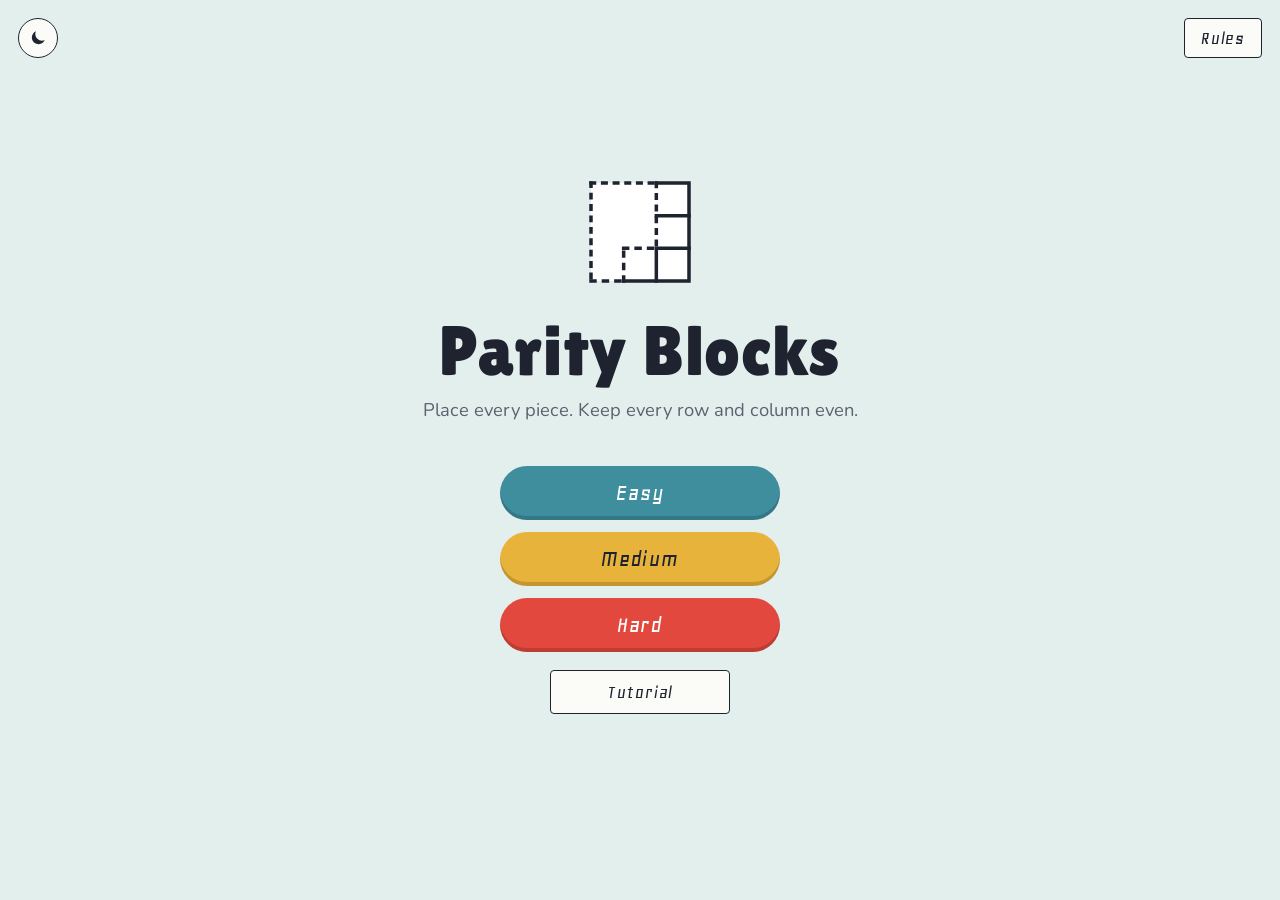
<file: index.html>
<!DOCTYPE html>
<!--
  ═══════════════════════════════════════════════════════════════════════
  PARITY BLOCKS: SPLASH SCREEN
  ═══════════════════════════════════════════════════════════════════════

  EDIT GUIDE: search this file for these tags to find each kind of setting:

    [FONTS]        typefaces, sizes, weights        (font link in <head> + CSS)
    [COLORS]       every color on the page          (CSS :root block)
    [POSITIONING]  layout, spacing, sizes, placement (CSS :root block + rules)
    [IMAGES]       logo, favicon, background image  (<head>, CSS, <body>)
    [CONTENT]      tagline, button labels           (<body>; rules text is in rules.js)
    [BEHAVIOR]     what the difficulty buttons do   (<script>)

  The old puzzle sandbox (admin tool) now lives in sandbox.html.
  ═══════════════════════════════════════════════════════════════════════
-->
<html lang="en">
<head>
<meta charset="UTF-8">
<meta name="viewport" content="width=device-width, initial-scale=1.0">
<title>Parity Blocks</title>

<!-- [IMAGES] Browser-tab icon. Point href at any .svg / .png / .ico in assets/. -->
<!-- (favicon.svg, not logo.svg: a new name, so browsers stop showing an
     older saved icon; the PNGs are for browsers that don't use SVG icons.
     Same three lines on every page; made by tests/browser/make_icons.js) -->
<link rel="icon" type="image/svg+xml" href="assets/favicon.svg">
<link rel="icon" type="image/png" sizes="32x32" href="assets/favicon-32.png">
<link rel="apple-touch-icon" href="assets/apple-touch-icon.png">

<!-- Light / dark mode: first, so the page never flashes the wrong colors -->
<script src="theme.js"></script>

<!-- [FONTS] Step 1 of 2: load the fonts from Google Fonts.
     To change fonts: pick new ones at https://fonts.google.com, copy their
     "family=" part into this URL, then update --font-display / --font-body
     in the :root block below (step 2). Delete this <link> entirely if you
     only want system fonts. -->
<link rel="preconnect" href="https://fonts.googleapis.com">
<link rel="preconnect" href="https://fonts.gstatic.com" crossorigin>
<link href="https://fonts.googleapis.com/css2?family=Geo&family=Lilita+One&family=Nunito:wght@400;600;700&display=swap" rel="stylesheet">

<!-- Rules popup + Rules button styles (shared with play.html) -->
<link rel="stylesheet" href="rules.css">

<style>
  /* [FONTS] Locally hosted font for the title/logo text.
     To swap it: drop a new .ttf/.otf/.woff2 in the project, change the
     url() below, and (optionally) rename font-family here and in
     --font-logo. The variable font covers every weight from 400 to 700. */
  @font-face {
    font-family: 'Pixelify Sans';
    src: url('Pixelify_Sans/PixelifySans-VariableFont_wght.ttf') format('truetype');
    font-weight: 400 700;
    font-display: swap;
  }

  :root {
    /* ─────────────────────────────────────────────────────────────
       [FONTS] Step 2 of 2: which font is used where.
       The first name must match a family loaded in the <link> above;
       the names after it are fallbacks if that font fails to load.
       ───────────────────────────────────────────────────────────── */
    --font-logo:    'Lilita One', 'Segoe UI', sans-serif; /* "Parity Blocks" title (user's pick, 2026-11-02:
                                                            "Warm and friendly"). Before: 'Geo' (then set
                                                            --title-boldness to 0.045em and the title's
                                                            letter-spacing to 0.05em) */
    --font-display: 'Geo', 'Segoe UI', sans-serif;       /* buttons (kept Geo, user's choice) */
    --font-body:    'Nunito', 'Segoe UI', sans-serif;    /* notices (rules popup fonts: rules.css) */
    --font-tagline: 'Nunito', 'Segoe UI', sans-serif;    /* subheader under the title */

    /* [FONTS] Sizes. clamp(min, preferred, max) scales with screen width. */
    --title-size:   clamp(2.6rem, 11vw, 4.4rem);
    /* Extra thickness for the title: an outline in the letters' own color.
       0 = normal (Lilita One is bold already); Geo needed 0.045em. */
    --title-boldness: 0;
    --tagline-size: clamp(0.95rem, 2.6vw, 1.15rem);
    --button-size:  1.5rem;    /* Geo runs small, so these are larger than usual */

    /* [FONTS] Weights (must be a weight listed in the font <link>).
       Geo only comes in 400 (regular); anything higher gets a fake,
       browser-smeared bold. Raise these only if you switch fonts. */
    --title-weight:  400;
    --button-weight: 400;

    /* ─────────────────────────────────────────────────────────────
       [COLORS] Every color on the page is set here.
       Change a value once and it updates everywhere it's used.
       ───────────────────────────────────────────────────────────── */
    /* "Woodblock" (user's pick, 2026-11-02): paper page, ink text. Level
       buttons ("Warm and friendly", also the user's pick): rounded, in
       asagi teal, gold and vermilion, the same three colors as the
       🟦 🟨 🟥 in a shared result (play.html, Share).
       Same palette as game.css. Dark mode: html.dark below. */
    --color-bg:          #E3EFED;   /* page background: celadon, a pale teal-green (2026-11-03) */
    --color-title:       #1F2330;   /* "Parity Blocks" heading (ink) */
    --color-text:        #1F2330;   /* main text */
    --color-text-dim:    #5E6270;   /* tagline, secondary text */

    --color-easy:        #3E8E9E;   /* Easy button (asagi teal) */
    --color-medium:      #E8B33B;   /* Medium button (gold) */
    --color-hard:        #E2483D;   /* Hard button (vermilion) */
    --color-easy-text:   #FFFFFF;   /* the label on each */
    --color-medium-text: #1F2330;
    --color-hard-text:   #FFFFFF;
    --color-button-line: #1F2330;   /* the fine ink border on buttons */
    --color-key-edge:    rgba(0, 0, 0, 0.14);   /* the soft shade along a button's bottom */

    --color-panel:       #FBFBF8;   /* "coming soon" notice, Archive background */
    --color-panel-border:#DCDDD6;   /* their outline */
    --color-focus:       #2B4C7E;   /* keyboard-focus ring on buttons (indigo) */
    --color-overlay:     rgba(31, 35, 48, 0.45);

    /* ─────────────────────────────────────────────────────────────
       [POSITIONING] Sizes and spacing.
       ───────────────────────────────────────────────────────────── */
    --logo-size:       clamp(110px, 30vw, 140px);  /* logo width & height (the file has a margin round the grid) */
    --brand-gap:       12px;    /* space between the logo and the title */
    --stack-gap:       44px;    /* space between the title block and the buttons */
    --button-width:    280px;   /* width of each difficulty button */
    --button-height:   54px;    /* height of each difficulty button */
    --button-gap:      12px;    /* space between the three buttons */
    --button-radius:   999px;   /* corner roundness (0 = square, 999px = pill) */

    --rules-top:       18px;    /* Rules button distance from top edge */
    --rules-right:     18px;    /* Rules button distance from right edge */


    /* [IMAGES] Optional full-page background image.
       e.g. url('assets/background.jpg'). Leave as none for a plain color. */
    --bg-image: none;
  }
  /* [COLORS] Dark mode (theme.js; the button is in the Rules popup, next
     to Large text). The level buttons keep their colors. */
  html.dark {
    --color-bg:          #0E1C1F;   /* dark celadon */
    --color-title:       #EDEAE3;
    --color-text:        #EDEAE3;
    --color-text-dim:    #A3A6B0;
    --color-button-line: #EDEAE3;
    --color-key-edge:    rgba(0, 0, 0, 0.3);
    --color-panel:       #181C26;
    --color-panel-border:#2C3240;
    --color-focus:       #8FA9D6;
    --color-overlay:     rgba(0, 0, 0, 0.6);
  }

  * { box-sizing: border-box; margin: 0; padding: 0; }
  html, body { height: 100%; }

  body {
    font-family: var(--font-body);
    color: var(--color-text);
    background-color: var(--color-bg);
    /* [IMAGES] Optional background image. Change background-size to
       `contain` or a fixed size if needed. */
    background-image: var(--bg-image);
    background-size: cover;
    background-position: center;
    background-repeat: no-repeat;
  }

  /* ── [POSITIONING] Main column ──────────────────────────────────
     Everything (logo, title, buttons) is stacked in one centered column.
       • justify-content: vertical placement.
           center     = middle of screen (current)
           flex-start = top   (add padding-top to push down)
           flex-end   = bottom
       • align-items: horizontal placement (center / flex-start / flex-end).
       • To reorder elements, move them in the HTML or set `order:` on them. */
  .splash {
    min-height: 100%;
    display: flex;
    flex-direction: column;
    justify-content: center;
    align-items: center;
    gap: var(--stack-gap);
    /* (more room at the bottom than the top, so the whole stack sits a
       little above the middle, which looks centred to the eye) */
    padding: 72px 16px 96px;
    text-align: center;
  }
  /* The logo, title and tagline: close together */
  .brand { display: flex; flex-direction: column; align-items: center; gap: var(--brand-gap); }
  /* The level buttons and Tutorial */
  .actions {
    display: flex; flex-direction: column; align-items: center; gap: 18px;
    width: 100%; max-width: var(--button-width);
  }

  /* [IMAGES] [POSITIONING] Logo image size. Its file is set in the <img> tag. */
  .logo {
    width: var(--logo-size);
    height: var(--logo-size);
    object-fit: contain;
    display: block;
  }
  /* [COLORS] Dark mode: a soft light glow round the logo, so its dark
     outline shows against the dark page */
  html.dark .logo { filter: drop-shadow(0 0 10px rgba(190, 230, 225, 0.35)) drop-shadow(0 0 2px rgba(190, 230, 225, 0.5)); }

  /* [FONTS] Title text */
  .title {
    font-family: var(--font-logo);
    font-size: var(--title-size);
    font-weight: var(--title-weight);
    color: var(--color-title);
    -webkit-text-stroke: var(--title-boldness) currentColor;
    paint-order: stroke fill;
    letter-spacing: 0.01em;      /* (Geo needed 0.05em so its thickened letters didn't touch) */
    line-height: 1.05;
  }

  /* [FONTS] Tagline under the title */
  .tagline {
    margin-top: 10px;              /* [POSITIONING] gap between title and tagline */
    font-family: var(--font-tagline);
    font-size: var(--tagline-size);
    color: var(--color-text-dim);
  }

  /* ── [POSITIONING] Difficulty buttons ───────────────────────────
     flex-direction: column = stacked vertically (current).
     Change to `row` (and add flex-wrap: wrap) to lay them side by side. */
  .difficulty {
    display: flex;
    flex-direction: column;
    gap: var(--button-gap);
    width: 100%;
    max-width: var(--button-width);
  }

  .difficulty-btn {
    height: var(--button-height);
    border: none;
    border-radius: var(--button-radius);
    font-family: var(--font-display);          /* [FONTS] */
    font-size: var(--button-size);             /* [FONTS] */
    font-weight: var(--button-weight);         /* [FONTS] */
    letter-spacing: 0.04em;
    cursor: pointer;
    box-shadow: inset 0 -4px 0 rgba(0, 0, 0, 0.16);   /* a soft darker band along the bottom */
    transition: transform 0.1s, box-shadow 0.1s, filter 0.15s;
  }
  .difficulty-btn:hover  { filter: brightness(1.05); transform: translateY(-1px); }
  .difficulty-btn:active { transform: translateY(1px); box-shadow: inset 0 -1px 0 rgba(0, 0, 0, 0.16); }

  /* [COLORS] Per-difficulty button colors (values live in :root) */
  .difficulty-btn[data-difficulty="easy"]   { background: var(--color-easy);   color: var(--color-easy-text); }
  .difficulty-btn[data-difficulty="medium"] { background: var(--color-medium); color: var(--color-medium-text); }
  .difficulty-btn[data-difficulty="hard"]   { background: var(--color-hard);   color: var(--color-hard-text); }

  /* ── [POSITIONING] Rules (top-right) and Tutorial (bottom) buttons ──
     Their look (colors, font) comes from .rules-btn in rules.css.
     Rules: pinned to the top-right corner. Tutorial: under the
     difficulty buttons, same width as them. */
  .rules-top {
    position: fixed;
    top: var(--rules-top);
    right: var(--rules-right);
    z-index: 10;
  }
  .theme-top {                     /* the dark mode button, mirroring Rules */
    position: fixed;
    top: var(--rules-top);
    left: var(--rules-right);
    z-index: 10;
  }
  .rules-bottom {
    width: 100%;
    max-width: 180px;              /* narrower than the levels: it's a lesser button */
    height: 44px;
    display: flex;                 /* it's a link, so center its text like a button */
    align-items: center;
    justify-content: center;
    text-decoration: none;
  }

  .difficulty-btn:focus-visible {
    outline: 3px solid var(--color-focus);
    outline-offset: 3px;
  }

  /* Small "coming soon" notice shown when a difficulty has no game yet */
  .toast {
    position: fixed;
    left: 50%;
    bottom: 24px;
    transform: translateX(-50%) translateY(10px);
    background: var(--color-panel);
    border: 1px solid var(--color-panel-border);
    color: var(--color-text);
    padding: 10px 18px;
    border-radius: 10px;
    font-size: 0.9rem;
    opacity: 0;
    pointer-events: none;
    transition: opacity 0.2s, transform 0.2s;
  }
  .toast.visible { opacity: 1; transform: translateX(-50%) translateY(0); }

  /* ── Archive: a calendar with a star on each day a puzzle was solved ──
     [COLORS] the stars use the three difficulty colors from :root */
  .cal-backdrop {
    position: fixed; inset: 0; z-index: 50;
    display: flex; align-items: center; justify-content: center; padding: 16px;
    background: var(--color-overlay);
  }
  .cal-backdrop[hidden] { display: none; }
  .cal {
    width: min(420px, 100%); max-height: 100%; overflow-y: auto;
    background: var(--color-panel); border: 1px solid var(--color-panel-border); border-radius: 18px;
    padding: 18px 18px 16px; box-shadow: 0 16px 40px rgba(0, 0, 0, 0.5);
  }
  .cal h2 { font-family: var(--font-display); font-weight: 400; font-size: 1.7rem; color: var(--color-title); text-align: center; margin-bottom: 10px; }
  .cal-nav { display: flex; align-items: center; justify-content: space-between; margin-bottom: 8px; }
  .cal-nav b { font-size: 1.15rem; font-weight: 700; }
  .cal-nav button {
    width: 40px; height: 40px; border-radius: 50%; border: 1px solid var(--color-panel-border);
    background: transparent; color: var(--color-text); font-size: 1.3rem; cursor: pointer;
  }
  .cal-nav button:disabled { opacity: 0.3; cursor: default; }
  .cal-grid { display: grid; grid-template-columns: repeat(7, 1fr); gap: 4px; }
  .cal-grid .wd { font-size: 0.8rem; color: var(--color-text-dim); text-align: center; padding-bottom: 2px; }
  .cal-day {
    aspect-ratio: 1; border-radius: 8px; background: rgba(128, 128, 128, 0.08);
    display: flex; flex-direction: column; align-items: center; justify-content: flex-start;
    padding-top: 4px; font-size: 0.85rem; color: var(--color-text-dim);
  }
  .cal-day.today { box-shadow: 0 0 0 2px var(--color-focus); color: var(--color-text); }
  .cal-day .stars { display: flex; flex-wrap: wrap; justify-content: center; gap: 1px; margin-top: 2px; }
  .cal-day .stars svg { width: 16px; height: 16px; }
  .star-easy   { fill: var(--color-easy); }
  .star-medium { fill: var(--color-medium); }
  .star-hard   { fill: var(--color-hard); }
  .star-easy, .star-medium, .star-hard { stroke: rgba(0, 0, 0, 0.3); stroke-width: 1; stroke-linejoin: round; }
  .cal-legend { display: flex; justify-content: center; gap: 16px; margin: 12px 0 4px; font-size: 0.9rem; color: var(--color-text-dim); }
  .cal-legend span { display: inline-flex; align-items: center; gap: 4px; }
  .cal-legend svg { width: 15px; height: 15px; }
  .cal-total { text-align: center; font-size: 0.9rem; color: var(--color-text-dim); margin-bottom: 12px; }
  .cal-close {
    display: block; width: 100%; height: 46px; border: 2px solid var(--color-button-line); border-radius: 4px; cursor: pointer;
    box-shadow: inset 0 -3px 0 var(--color-key-edge);
    font-family: var(--font-display); font-size: 1.25rem; letter-spacing: 0.04em;
    background: var(--color-title); color: var(--color-bg);
  }
</style>
</head>
<body>

<!-- [POSITIONING] Rules button, pinned to the top-right corner via .rules-top -->
<button class="rules-btn rules-top" type="button" data-open-rules>Rules</button>

<!-- [POSITIONING] Dark mode on / off (moon / sun; theme.js), pinned to the top-left corner -->
<button class="theme-toggle theme-top" type="button" data-theme-toggle aria-label="Switch to dark mode"></button>

<main class="splash">

  <!-- [IMAGES] Logo. To replace it, overwrite assets/logo.svg, or put a new
       file in assets/ and change src (e.g. src="assets/logo.png").
       Keep alt text descriptive. Size is set by --logo-size in CSS.
       To ADD another image, copy this line, change src/alt, and give it its
       own class for sizing. -->
  <!-- [POSITIONING] Two groups: the brand (logo, title, tagline) sit close
       together; the buttons sit together below, with more room between
       the two groups. -->
  <header class="brand">
    <img class="logo" src="assets/logo.svg" alt="Parity Blocks logo">
    <!-- [CONTENT] Title + tagline -->
    <div>
      <h1 class="title">Parity Blocks</h1>
      <p class="tagline">Place every piece. Keep every row and column even.</p>
    </div>
  </header>

  <div class="actions">
    <!-- [CONTENT] Difficulty buttons. data-difficulty is what the script
         reads, so leave it alone. Change only the visible label. -->
    <nav class="difficulty" aria-label="Choose difficulty">
      <button class="difficulty-btn" type="button" data-difficulty="easy">Easy</button>
      <button class="difficulty-btn" type="button" data-difficulty="medium">Medium</button>
      <button class="difficulty-btn" type="button" data-difficulty="hard">Hard</button>
    </nav>

    <!-- [CONTENT] Tutorial button, under the levels (opens tutorial.html; its
         ✕ and Finish buttons come back here). Rules stay in the top-right corner. -->
    <a class="rules-btn rules-bottom" href="tutorial.html">Tutorial</a>

    <!-- [CONTENT] Archive (calendar of solved puzzles) is hidden for now
         (user, 2026-11-03). To bring it back, put this line back:
         <button class="rules-btn rules-bottom" type="button" id="archive-btn">Archive</button> -->
  </div>

</main>

<!-- The Archive calendar: a star on each day this player solved a puzzle
     (teal = Easy, gold = Medium, vermilion = Hard). Kept in this browser only
     (progress.js). Drawn by showMonth() below. -->
<div class="cal-backdrop" id="cal-popup" hidden>
  <div class="cal" role="dialog" aria-modal="true" aria-labelledby="cal-title">
    <h2 id="cal-title">Archive</h2>
    <div class="cal-nav">
      <button type="button" id="cal-prev" aria-label="Previous month">&lsaquo;</button>
      <b id="cal-month"></b>
      <button type="button" id="cal-next" aria-label="Next month">&rsaquo;</button>
    </div>
    <div class="cal-grid" id="cal-grid"></div>
    <div class="cal-legend" id="cal-legend"></div>
    <p class="cal-total" id="cal-total"></p>
    <button type="button" class="cal-close" id="cal-close">Close</button>
  </div>
</div>


<div class="toast" id="toast" role="status" aria-live="polite"></div>

<!-- The rules popup: text and pictures in rules.js, which needs shapes.js -->
<script src="shapes.js"></script>
<script src="scroll-hint.js"></script>   <!-- (phones: a ▾ when the rules go on below) -->
<script>
// The rules end with "Play the tutorial" whenever this exists (rules.js),
// as on the puzzle page. Here it goes to the tutorial page (user, 2026-11-18).
window.openTutorial = ()=>{ location.href = ParityTheme.withTheme('tutorial.html'); };
</script>
<script src="rules.js"></script>
<script src="progress.js"></script>
<script>
// Back from the tutorial's "Rules" button (tutorial.html?…, slide 2): open
// the rules popup, and take ?rules=1 out of the address
(function(){
  const u = new URL(location.href);
  if(u.searchParams.get('rules') !== '1') return;
  u.searchParams.delete('rules');
  history.replaceState(null, '', u.pathname + u.search + u.hash);
  ParityRules.open();
})();
</script>
<script>
/* ═══════════════════════════════════════════════════════════════════
   [BEHAVIOR] Where each difficulty button goes.
   play.html?level=<difficulty> opens whatever is published for it in
   published.js (set from the sandbox's Publish button). null = no link;
   the button shows "coming soon".
═══════════════════════════════════════════════════════════════════ */
const DIFFICULTY_LINKS = {
  easy:   'play.html?level=easy',
  medium: 'play.html?level=medium',
  hard:   'play.html?level=hard',
};

const toastEl = document.getElementById('toast');
let toastTimer = null;

function showToast(msg) {
  toastEl.textContent = msg;
  toastEl.classList.add('visible');
  clearTimeout(toastTimer);
  toastTimer = setTimeout(() => toastEl.classList.remove('visible'), 2200);
}

document.querySelectorAll('.difficulty-btn[data-difficulty]').forEach(btn => {
  btn.addEventListener('click', () => {
    const level = btn.dataset.difficulty;
    const url = DIFFICULTY_LINKS[level];
    if (url) {
      window.location.href = ParityTheme.withTheme(url);   // (carries light / dark: theme.js)
    } else {
      showToast(btn.textContent.trim() + ' puzzles are coming soon');
    }
  });
});

/* ═══════════════════════════════════════════════════════════════════
   [BEHAVIOR] Archive calendar. One star per difficulty on each day it
   was solved (solving the same one twice that day still shows one star).
   Opens on the current month; ‹ › go back and forward (not past this
   month). Days are the player's own calendar days.
═══════════════════════════════════════════════════════════════════ */
const LEVELS = [['easy', 'Easy'], ['medium', 'Medium'], ['hard', 'Hard']];
const STAR_PATH = 'M12 2.5l2.9 6.1 6.6.8-4.9 4.6 1.3 6.6L12 17.3l-5.9 3.3 1.3-6.6-4.9-4.6 6.6-.8z';
const star = level => `<svg viewBox="0 0 24 24" aria-hidden="true"><path class="star-${level}" d="${STAR_PATH}"/></svg>`;
const calPopup = document.getElementById('cal-popup');
let shownMonth = null;     // a Date on the 1st of the month being shown

function showMonth(){
  const solves = loadSolves();
  const byDay = {};        // 'YYYY-MM-DD' → Set of levels solved that day
  solves.forEach(s => { (byDay[s.date] = byDay[s.date] || new Set()).add(s.level); });
  const y = shownMonth.getFullYear(), m = shownMonth.getMonth();
  document.getElementById('cal-month').textContent = shownMonth.toLocaleDateString(undefined, { month: 'long', year: 'numeric' });
  const now = new Date();
  document.getElementById('cal-next').disabled = y === now.getFullYear() && m === now.getMonth();
  const grid = document.getElementById('cal-grid');
  // Weekday headings (starting Sunday), in the browser's language
  let html = [...Array(7)].map((_, i) => `<div class="wd">${new Date(2026, 1, 1 + i).toLocaleDateString(undefined, { weekday: 'narrow' })}</div>`).join('');
  const first = new Date(y, m, 1).getDay(), days = new Date(y, m + 1, 0).getDate();
  html += '<div></div>'.repeat(first);
  let solvedThisMonth = 0;
  for (let d = 1; d <= days; d++) {
    const key = localDay(new Date(y, m, d));
    const done = byDay[key] || new Set();
    solvedThisMonth += done.size;
    const label = done.size ? ' (solved: ' + LEVELS.filter(([l]) => done.has(l)).map(([, n]) => n).join(', ') + ')' : '';
    html += `<div class="cal-day${key === localDay() ? ' today' : ''}" aria-label="${d}${label}">${d}`
          + `<div class="stars">${LEVELS.filter(([l]) => done.has(l)).map(([l]) => star(l)).join('')}</div></div>`;
  }
  grid.innerHTML = html;
  document.getElementById('cal-total').textContent = solvedThisMonth
    ? `${solvedThisMonth} solved this month`
    : (solves.length ? 'Nothing solved this month' : 'Solve a puzzle to earn your first star.');
}
document.getElementById('cal-legend').innerHTML = LEVELS.map(([l, n]) => `<span>${star(l)}${n}</span>`).join('');
// (the Archive button is hidden for now; this only runs if it's on the page)
const archiveBtn = document.getElementById('archive-btn');
if (archiveBtn) archiveBtn.addEventListener('click', () => {
  const now = new Date();
  shownMonth = new Date(now.getFullYear(), now.getMonth(), 1);
  showMonth();
  calPopup.hidden = false;
  document.getElementById('cal-close').focus();
});
document.getElementById('cal-prev').onclick = () => { shownMonth.setMonth(shownMonth.getMonth() - 1); showMonth(); };
document.getElementById('cal-next').onclick = () => { shownMonth.setMonth(shownMonth.getMonth() + 1); showMonth(); };
const closeCal = () => { calPopup.hidden = true; };
document.getElementById('cal-close').onclick = closeCal;
calPopup.addEventListener('click', e => { if (e.target === calPopup) closeCal(); });
document.addEventListener('keydown', e => { if (e.key === 'Escape' && !calPopup.hidden) closeCal(); });
</script>
</body>
</html>
</file>
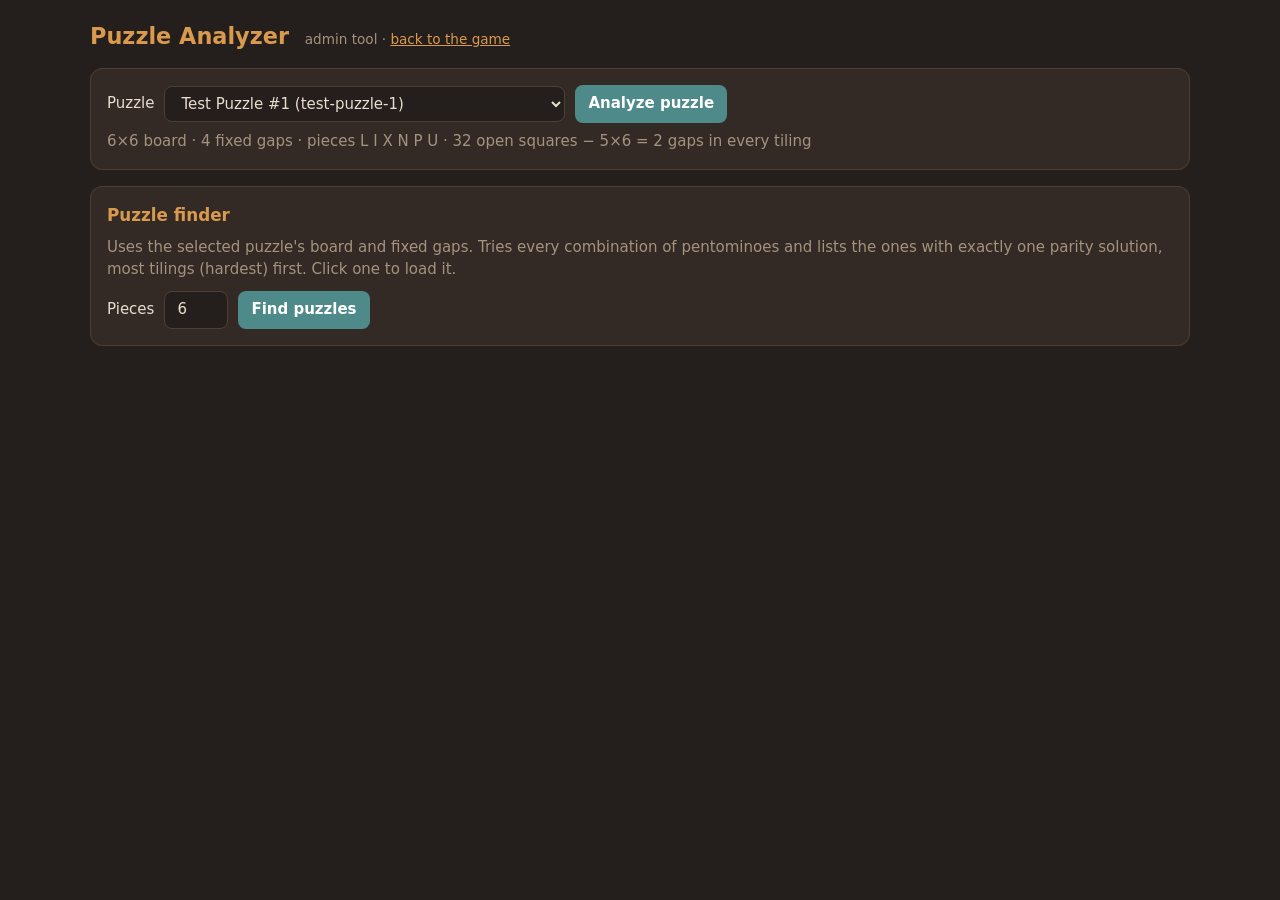
<file: analyzer.html>
<!DOCTYPE html>
<!--
  ═══════════════════════════════════════════════════════════════════════
  PARITY BLOCKS: PUZZLE ANALYZER  (admin tool, not linked from the game)
  ═══════════════════════════════════════════════════════════════════════
  Pick a puzzle → Analyze → see every way the pieces fit (every "tiling"),
  which of them pass the parity rule, and a verdict. Step through tilings,
  download the results as JSON, or use the finder to search for new piece
  sets on the same board.

  All the solving happens in solver.js, inside a Web Worker so this page
  never freezes. Everything works offline, even opened straight from disk.

  Files used:  puzzles.js  (the puzzles)
               solver.js   (the solver, pure JS)
               shapes.js   (board pictures, shared with the rules popup)
               rules.css   (colors for those pictures)
  ═══════════════════════════════════════════════════════════════════════
-->
<html lang="en">
<head>
<meta charset="UTF-8">
<meta name="viewport" content="width=device-width, initial-scale=1.0">
<title>Parity Blocks: Puzzle Analyzer</title>
<link rel="icon" type="image/svg+xml" href="assets/favicon.svg">
<link rel="icon" type="image/png" sizes="32x32" href="assets/favicon-32.png">
<link rel="apple-touch-icon" href="assets/apple-touch-icon.png">
<link rel="stylesheet" href="rules.css">
<style>
  :root {
    --bg: #241f1c;
    --panel: #332a25;
    --border: #4d3f36;
    --text: #e8ddd0;
    --dim: #a3937f;
    --accent: #d99a4e;
    --good: #6fae5a;
    --bad: #e0484f;
    --button: #4f8a8b;
    --button-alt: #4d3f36;
  }
  * { box-sizing: border-box; margin: 0; padding: 0; }
  body {
    background: var(--bg);
    color: var(--text);
    font-family: system-ui, 'Segoe UI', Arial, sans-serif;
    font-size: 15px;
    line-height: 1.45;
    padding: 20px 16px 40px;
  }
  .wrap { max-width: 1100px; margin: 0 auto; display: flex; flex-direction: column; gap: 16px; }
  h1 { font-size: 1.4rem; color: var(--accent); }
  h1 small { font-size: 0.85rem; color: var(--dim); font-weight: 400; margin-left: 8px; }
  h2 { font-size: 1.05rem; color: var(--accent); margin-bottom: 10px; }
  a { color: var(--accent); }

  .panel { background: var(--panel); border: 1px solid var(--border); border-radius: 12px; padding: 16px; }
  .row { display: flex; flex-wrap: wrap; gap: 10px; align-items: center; }
  .muted { color: var(--dim); }

  button, select, input[type=number] {
    font: inherit;
    border-radius: 8px;
    border: 1px solid var(--border);
    background: var(--bg);
    color: var(--text);
    padding: 7px 12px;
  }
  button { background: var(--button); border-color: transparent; color: #fff; cursor: pointer; font-weight: 600; }
  button.alt { background: var(--button-alt); }
  button:disabled { opacity: 0.4; cursor: default; }
  input[type=number] { width: 64px; }

  .progress { flex: 1 1 200px; height: 10px; background: var(--bg); border-radius: 999px; overflow: hidden; border: 1px solid var(--border); }
  .progress > div { height: 100%; width: 0; background: var(--accent); transition: width 0.15s; }

  .stats { display: grid; grid-template-columns: repeat(auto-fit, minmax(150px, 1fr)); gap: 10px; margin-bottom: 12px; }
  .stat { background: var(--bg); border-radius: 10px; padding: 10px 12px; }
  .stat b { display: block; font-size: 1.5rem; }
  .verdict { font-weight: 700; font-size: 1.1rem; }
  .verdict.good { color: var(--good); }
  .verdict.bad  { color: var(--bad); }

  .viewer { display: flex; flex-wrap: wrap; gap: 20px; align-items: flex-start; }
  .board-box { flex: 0 0 auto; }
  .details { flex: 1 1 260px; min-width: 0; }
  .details ul { list-style: none; display: flex; flex-direction: column; gap: 4px; margin-top: 8px; }
  .swatch { display: inline-block; width: 12px; height: 12px; border-radius: 3px; vertical-align: -1px; margin-right: 6px; }
  .pass { color: var(--good); font-weight: 700; }
  .fail { color: var(--bad); font-weight: 700; }
  .legend { margin-top: 10px; font-size: 0.9rem; color: var(--dim); }
  .legend svg { vertical-align: middle; }

  table { width: 100%; border-collapse: collapse; margin-top: 10px; }
  th, td { text-align: left; padding: 6px 8px; border-bottom: 1px solid var(--border); }
  th { color: var(--dim); font-weight: 600; }
  tbody tr { cursor: pointer; }
  tbody tr:hover { background: rgba(255,255,255,0.05); }
  .finder-list { max-height: 360px; overflow-y: auto; }

  textarea { width: 100%; min-height: 140px; margin-top: 8px; font: 12px/1.4 ui-monospace, Menlo, monospace;
             background: var(--bg); color: var(--text); border: 1px solid var(--border); border-radius: 8px; padding: 8px; }
  [hidden] { display: none !important; }
</style>
</head>
<body>
<div class="wrap">

  <h1>Puzzle Analyzer <small>admin tool &middot; <a href="index.html">back to the game</a></small></h1>

  <!-- ── 1. Choose + analyze ── -->
  <section class="panel">
    <div class="row">
      <label for="puzzle-select">Puzzle</label>
      <select id="puzzle-select"></select>
      <button id="analyze-btn">Analyze puzzle</button>
      <button id="cancel-btn" class="alt" hidden>Cancel</button>
      <div class="progress" id="progress" hidden><div></div></div>
      <span class="muted" id="progress-text"></span>
    </div>
    <p class="muted" id="puzzle-info" style="margin-top:8px;"></p>
  </section>

  <!-- ── 2. Results ── -->
  <section class="panel" id="results" hidden>
    <h2>Results</h2>
    <div class="stats">
      <div class="stat"><span class="muted">Total tilings</span><b id="stat-total"></b></div>
      <div class="stat"><span class="muted">Pass parity</span><b id="stat-pass"></b></div>
      <div class="stat"><span class="muted">Time</span><b id="stat-time"></b></div>
    </div>
    <p class="verdict" id="verdict"></p>
    <p class="muted" id="truncated-note" hidden></p>

    <div class="row" style="margin-top:14px;">
      <button id="prev-btn" class="alt">&larr; Prev</button>
      <span id="step-label"></span>
      <button id="next-btn" class="alt">Next &rarr;</button>
      <label><input type="checkbox" id="parity-only"> Parity-passing only</label>
      <span style="flex:1"></span>
      <button id="download-btn" class="alt">Download JSON</button>
    </div>

    <div class="viewer" style="margin-top:14px;">
      <div class="board-box" id="board-box"></div>
      <div class="details">
        <p id="tiling-status"></p>
        <ul id="placement-list"></ul>
        <p class="legend" id="legend"></p>
      </div>
    </div>
  </section>

  <!-- ── 3. Puzzle finder ── -->
  <section class="panel">
    <h2>Puzzle finder</h2>
    <p class="muted">Uses the selected puzzle's board and fixed gaps. Tries every combination of
      pentominoes and lists the ones with exactly one parity solution, most tilings (hardest) first.
      Click one to load it.</p>
    <div class="row" style="margin-top:10px;">
      <label for="finder-n">Pieces</label>
      <input type="number" id="finder-n" min="1" max="12" value="6">
      <button id="find-btn">Find puzzles</button>
      <button id="find-cancel-btn" class="alt" hidden>Cancel</button>
      <div class="progress" id="find-progress" hidden><div></div></div>
      <span class="muted" id="find-text"></span>
    </div>
    <div class="finder-list" id="finder-list" hidden>
      <table>
        <thead><tr><th>#</th><th>Pieces</th><th>Total tilings</th></tr></thead>
        <tbody id="finder-body"></tbody>
      </table>
    </div>
  </section>

  <!-- ── 4. Export a found puzzle ── -->
  <section class="panel" id="export" hidden>
    <h2>Add this puzzle to the game</h2>
    <p class="muted">Paste this entry into <code>PUZZLES</code> in puzzles.js, change the id and title
      if you like, then link it from a difficulty button in index.html.</p>
    <textarea id="export-text" readonly></textarea>
    <div class="row" style="margin-top:8px;"><button id="copy-btn" class="alt">Copy</button><span class="muted" id="copy-note"></span></div>
  </section>

</div>

<script src="puzzles.js"></script>
<script src="shapes.js"></script>
<script src="solver.js"></script>
<script>
/* ═══════════════════════════════════════════════════════════════════
   STATE
═══════════════════════════════════════════════════════════════════ */
const $ = id => document.getElementById(id);

// Puzzles on offer: everything in puzzles.js, plus any loaded from the finder
const puzzles = Object.assign({}, PUZZLES);
let currentKey = Object.keys(puzzles)[0];
let analysis = null;     // last analyzePuzzle() result for currentKey
let view = [];           // indices into analysis.tilings currently being stepped through
let viewPos = 0;
let worker = null;       // the running job, if any

/* ═══════════════════════════════════════════════════════════════════
   PUZZLE → SOLVER CONFIG
   Hidden blocked squares are simply part of `blocked` (they're only
   hidden from players). The dotted outline becomes `dotted`.
═══════════════════════════════════════════════════════════════════ */
function solverConfig(p){
  return {
    rows: p.rows, cols: p.cols,
    blocked: p.blocked || [],
    removed: p.removed || [],
    dotted: p.hintOutline || [],
    lines: p.dottedLines || [],
    pieces: p.pieces.map(d=>({ name: d.name, cells: d.cells })),
  };
}
function colorOf(p, name){
  const d = p.pieces.find(q=>q.name === name);
  // (each pentomino's one color first, 2026-11-14; a puzzle's own stored
  // color only for a piece that isn't one of the 12 letters)
  const std = ParitySolver.PENTOMINOES.find(q=>q.name === name);
  return std ? std.color : (d && d.color);
}

function renderSelect(){
  const sel = $('puzzle-select');
  sel.innerHTML = '';
  Object.keys(puzzles).forEach(k=>{
    const o = document.createElement('option');
    o.value = k; o.textContent = puzzles[k].title + '  (' + k + ')';
    sel.appendChild(o);
  });
  sel.value = currentKey;
}

function renderPuzzleInfo(){
  const p = puzzles[currentKey];
  const open = p.rows*p.cols - (p.blocked || []).length - (p.removed || []).length;
  const empty = open - 5*p.pieces.length;
  const extras = [];
  if(p.hintOutline && p.hintOutline.length) extras.push('has a dotted outline (pieces can’t cross it)');
  $('puzzle-info').textContent =
    `${p.rows}×${p.cols} board` + ((p.removed||[]).length ? ` (${p.removed.length} squares cut out)` : '') + ` · ${(p.blocked||[]).length} fixed gaps` + (extras.length ? ' (' + extras.join('; ') + ')' : '') +
    ` · pieces ${p.pieces.map(d=>d.name).join(' ')} · ${open} open squares − 5×${p.pieces.length} = ${empty} gap${empty===1?'':'s'} in every tiling`;
}

function selectPuzzle(key){
  if(worker) stopWorker();
  currentKey = key;
  analysis = null;
  $('results').hidden = true;
  $('export').hidden = !puzzles[key].fromFinder;
  if(puzzles[key].fromFinder) $('export-text').value = exportEntry(key);
  $('finder-n').value = puzzles[key].pieces.length;
  renderSelect();
  renderPuzzleInfo();
  $('progress-text').textContent = '';
}

/* ═══════════════════════════════════════════════════════════════════
   WORKER JOBS
   Each job gets a fresh worker (ParitySolver.createWorker builds it from
   solver.js's own source as a Blob URL, so no file is fetched). Cancel
   simply terminates it.
═══════════════════════════════════════════════════════════════════ */
function runJob(message, ui, onResult){
  stopWorker();
  worker = ParitySolver.createWorker();
  ui.start();
  worker.onmessage = e=>{
    const m = e.data;
    if(m.type === 'progress') ui.progress(m);
    else if(m.type === 'result'){ stopWorker(); ui.end(); onResult(m.result); }
    else if(m.type === 'error'){ stopWorker(); ui.end('Error: ' + m.message); }
  };
  worker.onerror = e=>{ stopWorker(); ui.end('Worker error: ' + (e.message || 'unknown')); };
  worker.postMessage(message);
}
function stopWorker(){
  if(worker){ worker.terminate(); worker = null; }
}

function progressUI(barId, textId, buttonIds, cancelId, describe){
  const bar = $(barId), fill = bar.firstElementChild, text = $(textId);
  return {
    start(){
      bar.hidden = false; fill.style.width = '0%'; text.textContent = 'Starting…';
      buttonIds.forEach(id=>$(id).disabled = true); $(cancelId).hidden = false;
    },
    progress(m){ fill.style.width = Math.round(m.fraction*100) + '%'; text.textContent = describe(m); },
    end(msg){
      bar.hidden = true; text.textContent = msg || '';
      buttonIds.forEach(id=>$(id).disabled = false); $(cancelId).hidden = true;
    },
  };
}
const analyzeUI = progressUI('progress', 'progress-text', ['analyze-btn','find-btn'], 'cancel-btn',
  m=>`${m.solutions.toLocaleString()} tilings found · ${Math.round(m.fraction*100)}%`);
const findUI = progressUI('find-progress', 'find-text', ['analyze-btn','find-btn'], 'find-cancel-btn',
  m=>`${m.checked} / ${m.combinations} combinations · ${m.found} qualify so far`);

$('cancel-btn').onclick = ()=>{ stopWorker(); analyzeUI.end('Cancelled.'); };
$('find-cancel-btn').onclick = ()=>{ stopWorker(); findUI.end('Cancelled.'); };

/* ═══════════════════════════════════════════════════════════════════
   ANALYZE
═══════════════════════════════════════════════════════════════════ */
$('analyze-btn').onclick = ()=>{
  const key = currentKey;
  runJob({ type:'analyze', config: solverConfig(puzzles[key]) }, analyzeUI, result=>{
    if(key !== currentKey) return;
    analysis = result;
    showResults();
  });
};

function verdictText(n){
  if(n === 1) return ['good', 'Good puzzle: exactly one tiling passes parity.'];
  if(n === 0) return ['bad', 'Not a good puzzle: no tiling passes parity, so it can’t be solved.'];
  return ['bad', `Not a good puzzle: ${n.toLocaleString()} tilings pass parity, so the answer isn’t unique.`];
}

function showResults(){
  $('results').hidden = false;
  $('stat-total').textContent = analysis.totalTilings.toLocaleString();
  $('stat-pass').textContent = analysis.paritySolutions.toLocaleString();
  $('stat-time').textContent = analysis.solveTimeMs < 1000 ? analysis.solveTimeMs + ' ms' : (analysis.solveTimeMs/1000).toFixed(1) + ' s';
  const [cls, text] = verdictText(analysis.paritySolutions);
  $('verdict').className = 'verdict ' + cls;
  $('verdict').textContent = text;
  $('truncated-note').hidden = !analysis.tilingsTruncated;
  $('truncated-note').textContent = `Only the first ${analysis.tilings.length.toLocaleString()} tilings are kept for stepping through and download; the counts above include all of them.`;
  // Default to the parity-passing ones when there are any
  $('parity-only').checked = analysis.paritySolutions > 0;
  rebuildView();
}

/* ═══════════════════════════════════════════════════════════════════
   STEPPING THROUGH TILINGS
═══════════════════════════════════════════════════════════════════ */
function rebuildView(){
  const only = $('parity-only').checked;
  view = analysis.tilings.map((t,i)=>i).filter(i=>!only || analysis.tilings[i].parity);
  viewPos = 0;
  showTiling();
}
$('parity-only').onchange = ()=>{ if(analysis) rebuildView(); };
$('prev-btn').onclick = ()=>{ if(viewPos > 0){ viewPos--; showTiling(); } };
$('next-btn').onclick = ()=>{ if(viewPos < view.length-1){ viewPos++; showTiling(); } };
document.addEventListener('keydown', e=>{
  if(!analysis || e.target.matches('input, select, textarea')) return;
  if(e.key === 'ArrowLeft') $('prev-btn').click();
  if(e.key === 'ArrowRight') $('next-btn').click();
});

function boardCellSize(p){
  const avail = Math.min(560, document.querySelector('.wrap').clientWidth - 80);
  return Math.max(22, Math.min(64, Math.floor(avail / Math.max(p.rows, p.cols)) - 4));
}

function showTiling(){
  const p = puzzles[currentKey];
  const box = $('board-box'), list = $('placement-list');
  box.innerHTML = ''; list.innerHTML = '';
  $('prev-btn').disabled = viewPos <= 0;
  $('next-btn').disabled = viewPos >= view.length-1;

  if(!view.length){
    $('step-label').textContent = 'No tilings to show';
    $('tiling-status').textContent = $('parity-only').checked ? 'No tiling passes parity. Untick the filter to see the others.' : 'The pieces can’t be placed at all.';
    box.appendChild(miniBoard({ rows:p.rows, cols:p.cols, cell:boardCellSize(p), gaps:p.blocked, removed:p.removed, dotted:p.hintOutline }));
    $('legend').innerHTML = '';
    return;
  }

  const t = analysis.tilings[view[viewPos]];
  $('step-label').textContent = `Tiling ${viewPos+1} of ${view.length.toLocaleString()}` + ($('parity-only').checked ? ' (parity-passing)' : '') + ` · #${t.index}`;

  // Solver placements are absolute cells; miniBoard wants cells relative to a top-left row/col
  const pieces = t.placements.map(pl=>{
    const r0 = Math.min(...pl.cells.map(c=>c[0])), c0 = Math.min(...pl.cells.map(c=>c[1]));
    return { color: colorOf(p, pl.piece), row: r0, col: c0, cells: pl.cells.map(([r,c])=>[r-r0, c-c0]) };
  });
  box.appendChild(miniBoard({
    rows: p.rows, cols: p.cols, cell: boardCellSize(p),
    pieces, gaps: p.blocked, removed: p.removed, dotted: p.hintOutline, lines: p.dottedLines,
    show: 'odd', markEmpty: true,
  }));

  const rc = arr=>arr.map(n=>n).join(', ');
  $('tiling-status').innerHTML = t.parity
    ? '<span class="pass">Passes parity</span>: every row and column is even.'
    : '<span class="fail">Fails parity</span>' +
      (t.failingRows.length ? ` · odd row${t.failingRows.length>1?'s':''} ${rc(t.failingRows)}` : '') +
      (t.failingCols.length ? ` · odd column${t.failingCols.length>1?'s':''} ${rc(t.failingCols)}` : '') +
      ' <span class="muted">(numbered from 0, top / left)</span>';
  t.placements.forEach(pl=>{
    const li = document.createElement('li');
    li.innerHTML = `<span class="swatch" style="background:${colorOf(p, pl.piece)}"></span><b>${pl.piece}</b> <span class="muted">${pl.cells.map(c=>'['+c+']').join(' ')}</span>`;
    list.appendChild(li);
  });
  const li = document.createElement('li');
  li.innerHTML = `<span class="muted">Gaps: ${t.gaps.map(c=>'['+c+']').join(' ') || 'none'}</span>`;
  list.appendChild(li);
  $('legend').innerHTML =
    '<svg width="18" height="18"><circle cx="9" cy="9" r="6" class="rb-empty"/></svg> gap &nbsp; ' +
    '<svg width="34" height="14"><rect x="0" y="2" width="34" height="10" rx="2" class="rb-hl rb-odd"/></svg> odd row / column &nbsp; ' +
    'numbers = filled squares per row (right) and column (below)';
}

/* ═══════════════════════════════════════════════════════════════════
   DOWNLOAD JSON
═══════════════════════════════════════════════════════════════════ */
$('download-btn').onclick = ()=>{
  if(!analysis) return;
  const blob = new Blob([JSON.stringify(analysis, null, 2)], { type:'application/json' });
  const a = document.createElement('a');
  a.href = URL.createObjectURL(blob);
  a.download = `analysis-${currentKey}.json`;
  document.body.appendChild(a); a.click(); a.remove();
  setTimeout(()=>URL.revokeObjectURL(a.href), 1000);
};

/* ═══════════════════════════════════════════════════════════════════
   PUZZLE FINDER
═══════════════════════════════════════════════════════════════════ */
$('find-btn').onclick = ()=>{
  const base = puzzles[currentKey];
  const n = Math.max(1, Math.min(12, parseInt($('finder-n').value, 10) || 6));
  const board = { rows: base.rows, cols: base.cols, blocked: base.blocked || [], removed: base.removed || [], dotted: base.hintOutline || [], lines: base.dottedLines || [] };
  $('finder-list').hidden = true;
  runJob({ type:'find', board, n }, findUI, result=>{
    findUI.end(`${result.qualifying.length} of ${result.combinationsChecked} combinations have exactly one parity solution · ${(result.solveTimeMs/1000).toFixed(1)} s`);
    renderFinder(result, base);
  });
};

function renderFinder(result, base){
  const body = $('finder-body');
  body.innerHTML = '';
  $('finder-list').hidden = !result.qualifying.length;
  result.qualifying.forEach((q, i)=>{
    const tr = document.createElement('tr');
    tr.innerHTML = `<td>${i+1}</td><td><b>${q.pieces.join(' ')}</b></td><td>${q.totalTilings.toLocaleString()}</td>`;
    tr.onclick = ()=>loadFound(q, base);
    body.appendChild(tr);
  });
}

// Make a puzzle from a finder result: same board as `base`, these pieces
function loadFound(q, base){
  const key = 'found-' + q.pieces.join('').toLowerCase() + '-' + base.rows + 'x' + base.cols;
  puzzles[key] = {
    title: 'Found: ' + q.pieces.join(' '),
    rows: base.rows, cols: base.cols,
    blocked: (base.blocked || []).map(rc=>rc.slice()),
    removed: base.removed ? base.removed.map(rc=>rc.slice()) : undefined,
    hiddenBlocked: base.hiddenBlocked ? base.hiddenBlocked.map(rc=>rc.slice()) : undefined,
    hintOutline: base.hintOutline ? base.hintOutline.map(rc=>rc.slice()) : undefined,
    hintText: base.hintText,
    pieces: q.pieces.map(name=>{ const d = ParitySolver.pentomino(name); return { name, color: d.color, cells: d.cells.map(c=>c.slice()) }; }),
    fromFinder: true,
  };
  selectPuzzle(key);
  window.scrollTo({ top: 0, behavior: 'smooth' });
  $('analyze-btn').click();
}

// A ready-to-paste puzzles.js entry for a found puzzle
function exportEntry(key){
  const p = puzzles[key];
  const cells = arr=>'[' + arr.map(c=>'[' + c.join(',') + ']').join(',') + ']';
  const lines = [
    `  '${key}': {`,
    `    title: '${p.title.replace(/'/g, "\\'")}',`,
    `    rows: ${p.rows}, cols: ${p.cols},`,
    `    blocked: ${cells(p.blocked)},`,
  ];
  if(p.removed && p.removed.length) lines.push(`    removed: ${cells(p.removed)},`);
  if(p.hiddenBlocked) lines.push(`    hiddenBlocked: ${cells(p.hiddenBlocked)},`);
  if(p.hintOutline) lines.push(`    hintOutline: ${cells(p.hintOutline)},`);
  if(p.hintText) lines.push(`    hintText: '${p.hintText.replace(/'/g, "\\'")}',`);
  lines.push('    pieces: [');
  p.pieces.forEach(d=>lines.push(`      { name:'${d.name}', color:'${d.color}', cells:${cells(d.cells)} },`));
  lines.push('    ]', '  },');
  return lines.join('\n');
}
$('copy-btn').onclick = ()=>{
  const ta = $('export-text');
  ta.select();
  const done = ok=>{ $('copy-note').textContent = ok ? 'Copied.' : 'Select the text and copy it with Cmd+C.'; };
  if(navigator.clipboard && window.isSecureContext) navigator.clipboard.writeText(ta.value).then(()=>done(true), ()=>done(document.execCommand('copy')));
  else done(document.execCommand('copy'));
};

/* ═══════════════════════════════════════════════════════════════════
   START
   analyzer.html?puzzle=<key> preselects a puzzle.
═══════════════════════════════════════════════════════════════════ */
$('puzzle-select').onchange = e=>selectPuzzle(e.target.value);
const wanted = new URLSearchParams(location.search).get('puzzle');
if(wanted && puzzles[wanted]) currentKey = wanted;
selectPuzzle(currentKey);
window.addEventListener('resize', ()=>{ if(analysis) showTiling(); });
</script>
</body>
</html>
</file>
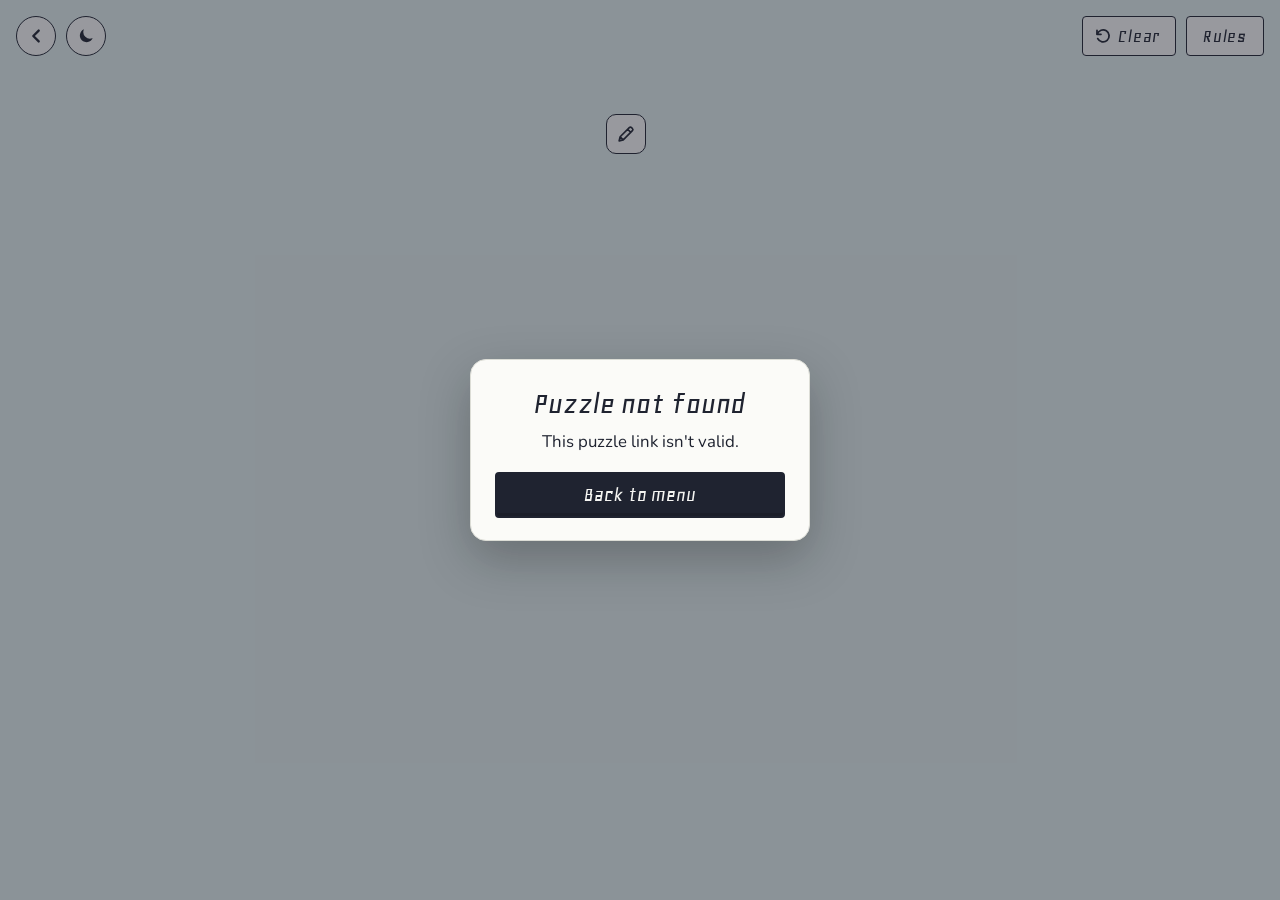
<file: play.html>
<!DOCTYPE html>
<!--
  ═══════════════════════════════════════════════════════════════════════
  PARITY BLOCKS: GAME PAGE
  ═══════════════════════════════════════════════════════════════════════

  Opened from the splash screen as play.html?puzzle=<puzzle-key>. The
  puzzles themselves (board size, blocked cells, pieces) live in
  puzzles.js, shared with the sandbox.

  Layout, top to bottom: back button, available pieces, board, Reflect /
  Rotate buttons.

  How to play on this page:
    • Drag a piece from the top onto the board.
    • Click a piece (on the board or at the top) to rotate it clockwise;
      double-click to reflect it. Reflect / Rotate buttons and the R / F
      keys work on the last piece clicked. Esc = deselect.
    • Drag a placed piece off the board (or back up to the top) to remove it.

  EDIT GUIDE: search this file for these tags:
    [FONTS]  [COLORS]  [POSITIONING]  [CONTENT]  [BEHAVIOR]
  ═══════════════════════════════════════════════════════════════════════
-->
<html lang="en">
<head>
<meta charset="UTF-8">
<meta name="viewport" content="width=device-width, initial-scale=1.0">
<title>Parity Blocks</title>
<link rel="icon" type="image/svg+xml" href="assets/favicon.svg">
<link rel="icon" type="image/png" sizes="32x32" href="assets/favicon-32.png">
<link rel="apple-touch-icon" href="assets/apple-touch-icon.png">
<!-- Light / dark mode: first, so the page never flashes the wrong colors -->
<script src="theme.js"></script>

<!-- [FONTS] Same font as the splash screen's buttons -->
<link rel="preconnect" href="https://fonts.googleapis.com">
<link rel="preconnect" href="https://fonts.gstatic.com" crossorigin>
<link href="https://fonts.googleapis.com/css2?family=Geo&family=Nunito:wght@400;600;700&display=swap" rel="stylesheet">
<link rel="stylesheet" href="rules.css">

<link rel="stylesheet" href="game.css">
</head>
<body>

<main class="game">
  <div class="top-row">
    <!-- (A drawn chevron, not the ‹ character, so it sits dead centre in the circle) -->
    <div class="top-left">
      <a class="back-btn" href="index.html" aria-label="Back to menu"><svg viewBox="0 0 20 20" width="18" height="18" aria-hidden="true"><path d="M13 4 L7 10 L13 16" fill="none" stroke="currentColor" stroke-width="2.6" stroke-linecap="round" stroke-linejoin="round"/></svg></a>
      <!-- Dark mode on / off at any time (moon / sun; theme.js, styled in rules.css) -->
      <button type="button" class="theme-toggle" data-theme-toggle aria-label="Switch to dark mode"></button>
    </div>
    <div class="top-right">
      <!-- Clears the board at once (Undo for a few seconds); the timer keeps
           going. On a solved board it asks "Play again?". (2026-11-17) -->
      <button type="button" class="reset-btn" id="reset-btn" aria-label="Clear the board"><svg viewBox="0 0 24 24" width="18" height="18" aria-hidden="true" fill="none" stroke="currentColor" stroke-width="2.4" stroke-linecap="round" stroke-linejoin="round"><path d="M4.5 9.5 A8 8 0 1 1 5 15.5"/><path d="M4 4.5 V9.8 H9.3"/></svg>Clear</button>
      <!-- Opens the rules popup (rules.js); styled by rules.css -->
      <button type="button" class="rules-btn" data-open-rules>Rules</button>
    </div>
  </div>

  <!-- The pieces to place -->
  <div class="tray-area has-hl">
    <div class="tray" id="tray" aria-label="Available pieces"></div>
    <!-- The highlighter (pencil + colors), built and placed by game.js -->
    <div class="hl-tool" id="hl-tool"></div>
  </div>

  <!-- Mistakes only glow red here (no written explanation; see
       gameSettings.explain below), so the message area is hidden and the
       board gets its space -->
  <p class="status" id="status" role="status" aria-live="polite" hidden></p>

  <div class="board-wrap" id="board-wrap">
    <div id="board-outer">
      <div id="board"></div>
      <div id="pieces-layer"></div>
      <div id="hint-overlay"></div>
      <svg id="mark-overlay" aria-hidden="true"></svg>
    </div>
  </div>

  <p class="hint-caption" id="hint-caption" hidden></p>
</main>

<!-- [CONTENT] Shown when the puzzle is solved -->
<div class="popup-backdrop" id="solved-popup" hidden>
  <div class="popup" role="dialog" aria-modal="true" aria-label="Solved">
    <!-- The win animation + jingle (celebrate.js, solvedCelebration) -->
    <div class="solved-win" id="solved-win"></div>
    <!-- After Easy: "Play Medium"; after Medium: "Play Hard" (set in onSolved) -->
    <a class="next-level-btn" id="solved-next" hidden></a>
    <!-- Share your result: the day, level (with its colored circle) and
         time, never the answer. Phones: the share sheet; laptops: copied. -->
    <button type="button" class="share-btn" id="solved-share">Share</button>
    <div class="popup-buttons">
      <a href="index.html">Menu</a>
      <button type="button" class="secondary" id="solved-close">Close</button>
    </div>
  </div>
</div>

<!-- The interactive tutorial (tutorial.html) appears in this popup the first
     time someone opens a puzzle, and from the Rules popup's button -->
<div class="tutorial-overlay" id="tutorial-overlay" hidden>
  <iframe id="tutorial-frame" title="Tutorial"></iframe>
</div>

<!-- After Clear: a few seconds to take it back (2026-11-17) -->
<div class="undo-bar" id="undo-bar" role="status" hidden>
  <span>Board cleared</span>
  <button type="button" id="undo-btn">Undo</button>
</div>

<!-- [CONTENT] "Play again?" before a SOLVED board is cleared (and its timer restarted) -->
<div class="popup-backdrop" id="reset-popup" hidden>
  <div class="popup" role="dialog" aria-modal="true" aria-labelledby="reset-title">
    <h2 id="reset-title">Play again?</h2>
    <p id="reset-text">This clears the board so you can solve it again. Your star stays in the Archive.</p>
    <div class="popup-buttons">
      <button type="button" class="secondary" id="reset-cancel">Keep playing</button>
      <button type="button" id="reset-confirm">Reset</button>
    </div>
  </div>
</div>

<!-- [CONTENT] Shown if the link points at a puzzle that doesn't exist -->
<div class="popup-backdrop" id="missing-popup" hidden>
  <div class="popup" role="dialog" aria-modal="true">
    <h2>Puzzle not found</h2>
    <p>This puzzle link isn't valid.</p>
    <div class="popup-buttons"><a href="index.html">Back to menu</a></div>
  </div>
</div>

<script src="puzzles.js"></script>
<script src="shapes.js"></script>
<!-- Rules popup (opens from the Rules button; first-time players get the tutorial instead) -->
<script src="scroll-hint.js"></script>   <!-- (phones: a ▾ when the rules go on below) -->
<script src="rules.js"></script>
<script src="published.js"></script>
<script src="progress.js"></script>
<script src="game.js"></script>
<script src="celebrate.js"></script>
<script>
/* Which puzzle to play comes from the URL:
     play.html?level=easy|medium|hard   whatever is published for that
                                        difficulty (published.js; the
                                        splash buttons use this)
     play.html?puzzle=<id>              a specific puzzle from puzzles.js
     play.html?playtest=<id>            a puzzle uploaded from the sandbox
                                        for testing (playtest.json; the
                                        playtest.html page links here) */
const params = new URLSearchParams(location.search);
const level = params.get('level');
const playtestId = params.get('playtest');
const wantedPuzzle = level ? (PUBLISHED[level] && PUBLISHED[level].puzzle) : PUZZLES[params.get('puzzle')];

/* ── Tutorial popup ──
   (Until 2026-11-18 it opened by itself on a first visit; now the rules do,
   see startPuzzle.) 'pb_tutorialSeen' is set when it's closed or finished.
   rules.js shows a "Play the tutorial" button whenever window.openTutorial exists. */
const TUTORIAL_SEEN_KEY = 'pb_tutorialSeen';
const tutorialOverlay = document.getElementById('tutorial-overlay');
const tutorialFrame = document.getElementById('tutorial-frame');
window.openTutorial = ()=>{
  tutorialFrame.src = ParityTheme.withTheme('tutorial.html');   // (carries light / dark: theme.js)
  tutorialOverlay.hidden = false;
  timerTick();                       // (the timer pauses while it's open)
  tutorialFrame.focus();
};
// The tutorial asks to be closed (X button, Esc, or Finish)
window.addEventListener('message', e=>{
  if(e.source !== tutorialFrame.contentWindow || !e.data || e.data.type !== 'pb-tutorial-close') return;
  tutorialOverlay.hidden = true;
  timerTick();                       // (and starts again)
  tutorialFrame.src = 'about:blank';
  try { localStorage.setItem(TUTORIAL_SEEN_KEY, '1'); } catch(err){}
  // (slide 2's "Rules" button: read the rules instead of the tutorial)
  if(e.data.openRules && window.ParityRules) ParityRules.open();
});
let tutorialSeen = false, tutorialInProgress = false;
try { tutorialSeen = localStorage.getItem(TUTORIAL_SEEN_KEY) === '1'; } catch(err){}
// The page was refreshed while the tutorial was open: reopen it (it comes back to the same slide).
// Only on a refresh, so arriving here from elsewhere never pops it up uninvited.
const wasRefreshed = (performance.getEntriesByType('navigation')[0] || {}).type === 'reload';
try { tutorialInProgress = wasRefreshed && sessionStorage.getItem('pb_tutorialSlide') !== null; } catch(err){}

/* Clear (2026-11-17, a tester: "I just needed a way to reset the board",
   and the timer restarting got in the way). Takes every piece off the
   board at once: no question, the timer keeps going, highlights stay (they
   are the player's notes). "Undo" puts the pieces back for a few seconds,
   until a piece is placed again. On a SOLVED puzzle it's still "Play
   again?", which clears the board and restarts the timer. */
const UNDO_MS = 6000;
let clearedPieces = null, undoTimer = 0;
const undoBar = document.getElementById('undo-bar');
function dropUndo(){ clearedPieces = null; clearTimeout(undoTimer); undoBar.hidden = true; }
document.getElementById('reset-btn').onclick = ()=>{
  if(solved){
    document.getElementById('reset-popup').hidden = false;
    return;
  }
  const mine = placedPieces.filter(p=>!p.locked);
  if(!mine.length) return;
  placedPieces = placedPieces.filter(p=>p.locked);
  renderAll();                                   // (saves the empty board)
  clearedPieces = mine;
  undoBar.hidden = false;
  clearTimeout(undoTimer);
  undoTimer = setTimeout(dropUndo, UNDO_MS);
};
document.getElementById('undo-btn').onclick = ()=>{
  if(!clearedPieces) return;
  const back = clearedPieces;
  dropUndo();
  placedPieces = placedPieces.concat(back);
  renderAll();
};
document.getElementById('reset-cancel').onclick = ()=>{ document.getElementById('reset-popup').hidden = true; };
document.getElementById('reset-confirm').onclick = ()=>{
  document.getElementById('reset-popup').hidden = true;
  clearSavedBoard(saveKey);
  loadPuzzle(puzzle);
};
gameSettings.explain = false;        // a wrong board just glows red; no "Uneven rows…" message
gameSettings.showCaption = false;    // no caption under the board (e.g. "No piece crosses the dotted line.")
gameSettings.lockWhenSolved = true;  // a solved board stays as it is (Reset to play again)

/* ── Saving progress (progress.js; this browser only) ──
   The board is saved as you play (pieces on it, how the ones at the top
   are turned, and the time so far), and comes back when you return.
   Time away from the page doesn't count. Reset clears it.
   A solved board is saved too, marked solved, so coming back shows the
   finished puzzle and its time instead of an empty board.
   Solving an Easy / Medium / Hard puzzle is recorded for the Archive
   calendar on the splash screen: one star per puzzle, so solving the same
   puzzle again (after Reset, or on another day) doesn't add another. */
let saveKey = level ? 'level:' + level + ':' + ((PUBLISHED[level] || {}).publishedAt || '')
                    : 'puzzle:' + params.get('puzzle');      // (a playtest puzzle's key is set once it's loaded)
const myPieces = ()=>placedPieces.filter(p=>!p.locked).map(p=>({ name:p.name, cells:p.cells, row:p.row, col:p.col }));
function saveBoard(){
  if(!puzzle || gameMode !== 'play' || solved) return;   // (a solved board was saved when it was solved)
  timerTick();
  saveBoardState(saveKey, { placed: myPieces(), tray: trayCells, marks: getMarks(), elapsedMs: Date.now() - startTime, savedAt: new Date().toISOString() });
}
let restoring = false;     // true while a saved board is being put back
function restoreBoard(){
  const saved = loadSavedBoard(saveKey);
  if(!saved) return;
  const names = new Set(puzzle.pieces.map(d=>d.name));
  Object.keys(saved.tray || {}).forEach(n=>{ if(names.has(n)) trayCells[n] = saved.tray[n]; });
  (saved.placed || []).filter(p=>names.has(p.name)).forEach(p=>{
    placedPieces.push({ id: 'p' + (placedIdCounter++), name: p.name, color: puzzle.pieces.find(d=>d.name===p.name).color,
                        cells: p.cells, row: p.row, col: p.col });
  });
  setMarks(saved.marks);     // (the highlighted squares)
  startTime = Date.now() - (saved.elapsedMs || 0);
  restoring = true;         // (a saved solved board "solves" again here: no popup, no new star)
  renderAll();
  restoring = false;
}
/* ── The timer only counts time spent looking at the puzzle ──
   game.js times a solve as "now - startTime". Every second, any time that
   shouldn't count is added to startTime, which takes it off the clock:
     - the tab was in the background or the window minimised
     - the tutorial was open over the puzzle
     - a jump of more than 5 seconds between ticks (the computer slept;
       the timer can't tick while it's asleep) */
let lastTick = Date.now(), wasCounting = true;
function timerTick(){
  const now = Date.now(), gap = now - lastTick;
  lastTick = now;
  if(!wasCounting) startTime += gap;               // paused the whole time since the last tick
  else if(gap > 5000) startTime += gap - 1000;     // asleep: count just one second of it
  // (paused while the tutorial or the rules are open: 2026-11-18, the rules
  // open by themselves on a first visit)
  const rules = document.querySelector('.rules-backdrop');
  wasCounting = !document.hidden && tutorialOverlay.hidden && (!rules || rules.hidden);
}
setInterval(timerTick, 1000);
document.addEventListener('visibilitychange', timerTick);

/* ── Share (the Solved popup) ──
   [CONTENT] What gets shared, e.g.
       Parity Blocks 🟨 Medium
       Mon, Nov 2 · 3:41
       https://parity-blocks.vercel.app
   The square matches the level's color on the start screen (teal, gold,
   vermilion; user, 2026-11-02), so it's easy to see which puzzle someone
   means. Only the day, level and time: nothing that gives the answer away. */
const LEVEL_ICON = { easy: '🟦', medium: '🟨', hard: '🟥' };
let solvedTime = '';
function shareText(){
  const day = new Date().toLocaleDateString(undefined, { weekday: 'short', month: 'short', day: 'numeric' });
  const head = level && LEVEL_ICON[level]
    ? 'Parity Blocks ' + LEVEL_ICON[level] + ' ' + level[0].toUpperCase() + level.slice(1)
    : 'Parity Blocks: ' + puzzle.title;
  const link = /^https?:/.test(location.protocol) ? '\n' + location.origin : '';
  return head + '\n' + day + ' · ' + solvedTime + link;
}
const shareBtn = document.getElementById('solved-share');
shareBtn.onclick = async ()=>{
  const text = shareText();
  const touch = window.matchMedia('(hover: none) and (pointer: coarse)').matches;
  if(touch && navigator.share){
    try { await navigator.share({ text }); } catch(e){}    // (closing the share sheet is fine)
    return;
  }
  let copied = false;
  try { await navigator.clipboard.writeText(text); copied = true; } catch(e){}
  shareBtn.textContent = copied ? 'Copied!' : 'Couldn’t copy';
  shareBtn.classList.toggle('done', copied);
  setTimeout(()=>{ shareBtn.textContent = 'Share'; shareBtn.classList.remove('done'); }, 2000);
};

enableSolvedSound();         // the jingle plays when a puzzle is solved (celebrate.js)
gameHooks.onSolved = time=>{
  solvedTime = time;
  saveBoardState(saveKey, { placed: myPieces(), marks: getMarks(), solved: true, elapsedMs: Date.now() - startTime, savedAt: new Date().toISOString() });
  if(restoring) return;
  // The win animation, in the popup (celebrate.js): the solved board, its
  // rows and columns counted on the jingle's notes, then it turns green
  // with a check mark; then "Solved!" and the time
  document.getElementById('solved-win').replaceChildren(solvedCelebration({
    puzzle, time, sound: true, level,          // (level: "Medium" etc. above "Solved!")
    pieces: placedPieces.map(q=>({ cells:q.cells, color:q.color, row:q.row, col:q.col })),
  }));
  // The next level up, if it's published: a "Play Medium" / "Play Hard" button
  const next = { easy: 'medium', medium: 'hard' }[level];
  const nextBtn = document.getElementById('solved-next');
  nextBtn.hidden = !(next && PUBLISHED[next]);
  if(!nextBtn.hidden){
    nextBtn.textContent = 'Play ' + next[0].toUpperCase() + next.slice(1) + ' →';
    nextBtn.href = 'play.html?level=' + next;
    nextBtn.className = 'next-level-btn ' + next;      // (its color: the start screen's button for that level)
  }  document.getElementById('solved-popup').hidden = false;
  if(level && PUBLISHED[level]) recordSolve(level, puzzle.title, Date.now() - startTime, saveKey);
};

/* The tab only ever says the level ("Parity Blocks: Easy"), never the
   puzzle's own name: those are internal (user, 2026-11-05). They'd also
   show up in the address bar's suggestions, which come from page titles. */
function startPuzzle(p, tabName){
  document.title = 'Parity Blocks: ' + tabName;
  loadPuzzle(p);
  restoreBoard();
  // (set after restoring, so loading doesn't overwrite the save. A piece
  // placed after Clear ends the chance to Undo it)
  gameHooks.onChange = ()=>{ saveBoard(); if(clearedPieces && myPieces().length) dropUndo(); };
  window.addEventListener('pagehide', saveBoard);      // keep the time right if they leave without moving anything
  // (2026-11-18, user: the tutorial isn't forced. First visit: the RULES open
  // by themselves (they end with a pointer to the tutorial); a refresh in the
  // middle of the tutorial still comes back to it)
  if(tutorialInProgress) window.openTutorial();
  else if(!tutorialSeen && !rulesSeen() && window.ParityRules) ParityRules.open();
}
function rulesSeen(){ try { return localStorage.getItem('pb_rulesSeen') === '1'; } catch(e){ return false; }
}
function puzzleMissing(){
  document.querySelector('.game').hidden = true;
  document.getElementById('missing-popup').hidden = false;
}
if(playtestId){
  // A playtest puzzle (uploaded from the sandbox): read playtest.json first.
  // The back button returns to the playtest page.
  document.querySelector('.back-btn').href = 'playtest.html';
  // A puzzle uploaded in the last minute isn't in the site's copy yet, so
  // then the server's fresh copy is asked (/api/playtest, 2026-11-20)
  const findIn = data=>data && (data.puzzles || []).find(e=>e.id === playtestId);
  const getJSON = url=>fetch(url + '?t=' + Date.now(), { cache: 'no-store' }).then(r=>r.ok ? r.json() : null).catch(()=>null);
  getJSON('playtest.json')
    .then(data=>findIn(data) || getJSON('/api/playtest').then(findIn))
    .then(entry=>{
      if(!entry) return puzzleMissing();
      saveKey = 'playtest:' + entry.id + ':' + entry.uploadedAt;    // (a re-upload starts fresh)
      startPuzzle(entry.puzzle, 'Playtest');
    })
    .catch(puzzleMissing);
} else if(wantedPuzzle){
  startPuzzle(wantedPuzzle, level ? level[0].toUpperCase() + level.slice(1) : 'Practice');
} else {
  puzzleMissing();
}
</script>
</body>
</html>
</file>
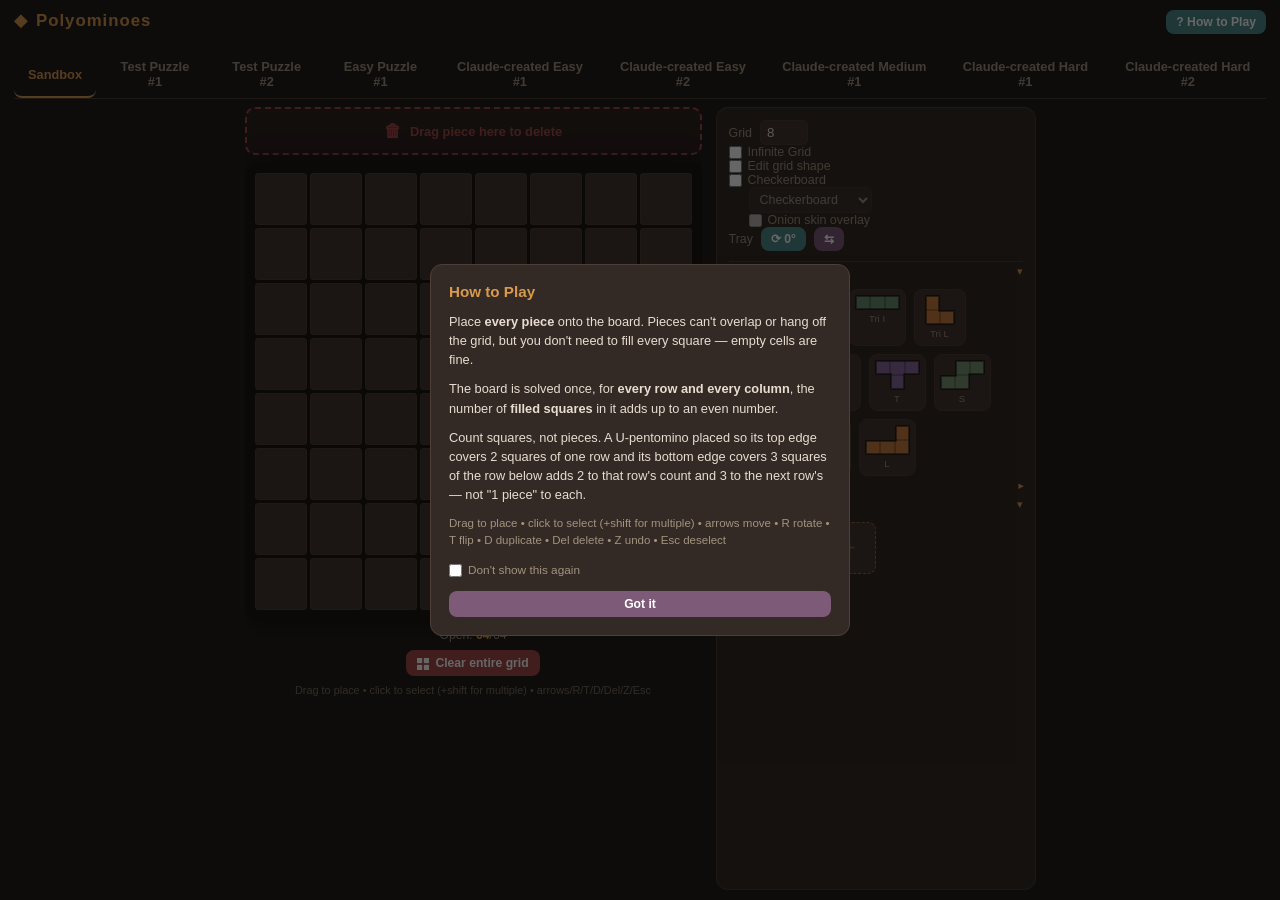
<file: sandbox-classic.html>
<!DOCTYPE html>
<html lang="en">
<head>
<meta charset="UTF-8">
<meta name="viewport" content="width=device-width, initial-scale=1.0">
<title>Polyomino Playground</title>
<style>
  :root {
    --bg: #241f1c;
    --panel: #332a25;
    --panel-border: #4d3f36;
    --board-cell: #443830;
    --text: #e8ddd0;
    --text-dim: #a3937f;
    --accent: #d99a4e;
    --accent-dim: #8a6b3e;
    --valid-bg: #3c5638;
    --valid-border: #6fae5a;
    --invalid-bg: #5a3838;
    --invalid-border: #c25a5a;
    --danger: #a34a4a;
    --teal: #4f8a8b;
    --plum: #7d5a78;
    --edit-color: #5a7d8c;
    --checker-0: #2e2622;
    --checker-1: #5e4c3e;
    --checker-2: #8a6d52;
  }
  * { box-sizing: border-box; margin: 0; padding: 0; }
  html, body { height: 100%; }
  body {
    font-family: 'Segoe UI', sans-serif;
    background: var(--bg);
    color: var(--text);
    display: flex;
    flex-direction: column;
    height: 100vh;
    overflow: hidden;
    padding: 10px 14px;
    gap: 8px;
  }

  .topbar { flex: 0 0 auto; display: flex; align-items: baseline; gap: 8px; }
  .topbar .logo { color: var(--accent); font-size: 1.1rem; }
  .topbar .title { font-size: 1.05rem; font-weight: 700; letter-spacing: 1px; color: var(--accent); }

  .tab-bar { flex: 0 0 auto; display: flex; gap: 6px; margin-top: 10px; border-bottom: 1px solid var(--panel-border); }
  .tab-btn {
    background: none; border: none; color: var(--text-dim);
    font-size: 0.8rem; padding: 7px 14px; cursor: pointer;
    border-bottom: 2px solid transparent;
  }
  .tab-btn:hover { color: var(--text); }
  .tab-btn.active { color: var(--accent); border-bottom-color: var(--accent); font-weight: 600; }

  .main-row {
    flex: 1 1 auto;
    min-height: 0;
    display: flex;
    flex-direction: row;
    gap: 14px;
    align-items: stretch;
    justify-content: center;
  }

  /* ── SIDEBAR / PALETTE ── */
  .sidebar {
    flex: 0 0 320px;
    overflow-y: auto;
    min-height: 0;
    display: flex;
    flex-direction: column;
    gap: 10px;
    background: var(--panel);
    border: 1px solid var(--panel-border);
    border-radius: 12px;
    padding: 12px;
  }

  .row { display: flex; align-items: center; gap: 8px; font-size: 0.78rem; color: var(--text-dim); }
  .row input[type=number] {
    width: 48px;
    padding: 4px 6px;
    border-radius: 6px;
    border: 1px solid var(--panel-border);
    background: var(--board-cell);
    color: var(--text);
  }
  .row input[type=checkbox] { accent-color: var(--accent); cursor: pointer; }
  .row label { display: flex; align-items: center; gap: 6px; cursor: pointer; }
  .row select {
    padding: 4px 6px;
    border-radius: 6px;
    border: 1px solid var(--panel-border);
    background: var(--board-cell);
    color: var(--text);
    font-size: 0.78rem;
    cursor: pointer;
  }
  .row select:disabled { cursor: not-allowed; opacity: 0.6; }

  .tray-controls-row { padding-bottom: 10px; border-bottom: 1px solid var(--panel-border); }

  button {
    padding: 6px 11px;
    border: none;
    border-radius: 8px;
    cursor: pointer;
    font-size: 0.76rem;
    font-weight: 600;
    color: #fff;
    transition: opacity 0.15s, transform 0.1s;
  }
  button:hover { opacity: 0.85; transform: translateY(-1px); }
  button:active { transform: translateY(0); }

  .btn-mini   { background: var(--teal); padding: 5px 10px; }
  .btn-mini.active { box-shadow: 0 0 0 2px var(--accent); }
  .btn-clear  { background: var(--panel-border); color: var(--text); }
  .btn-trash  { background: var(--danger); }
  .btn-save   { background: var(--plum); }
  /* Rotate is always teal, flip/reflect is always plum, wherever they appear */
  .btn-rotate { background: var(--teal); }
  .btn-flip   { background: var(--plum); }

  .palette-section.collapsed .palette-tiles { display: none; }
  .palette-section.collapsed .chevron { transform: rotate(-90deg); }

  .section-header {
    font-size: 0.82rem;
    color: var(--accent);
    display: flex;
    align-items: center;
    justify-content: space-between;
    cursor: pointer;
    user-select: none;
    padding: 2px 0;
  }
  .section-header .chevron { transition: transform 0.15s; font-size: 0.7rem; }

  .palette-tiles {
    display: flex;
    flex-wrap: wrap;
    gap: 8px;
    margin-top: 8px;
  }

  .tile {
    position: relative;
    background: var(--board-cell);
    border: 1px solid var(--panel-border);
    border-radius: 8px;
    padding: 6px;
    display: flex;
    flex-direction: column;
    align-items: center;
    gap: 4px;
    cursor: grab;
    user-select: none;
    touch-action: none;
    transition: box-shadow 0.15s, transform 0.15s;
    min-width: 52px;
  }
  .tile:hover { box-shadow: 0 0 8px #d99a4e55; transform: translateY(-2px); }
  .tile:active { cursor: grabbing; }
  .tile .tile-name { font-size: 0.6rem; color: var(--text-dim); text-align: center; white-space: nowrap; }
  .tile .tile-grid { position: relative; }

  .tile-btn {
    position: absolute;
    top: -6px;
    width: 16px;
    height: 16px;
    border-radius: 50%;
    border: none;
    font-size: 9px;
    line-height: 16px;
    text-align: center;
    cursor: pointer;
    color: #fff;
    display: none;
  }
  .tile:hover .tile-btn { display: block; }
  /* positions only here — colors come from the shared .btn-rotate/.btn-flip
     rules plus these two, so every rotate/flip button app-wide matches */
  .tile-btn.edit   { right: -6px; background: var(--edit-color); }
  .tile-btn.del    { right: 18px; background: var(--danger); }
  .tile-btn.flip   { right: 42px; }
  .tile-btn.rotate { right: 66px; }
  /* standard/pentomino tiles only ever show rotate+flip (no edit/del),
     so they get the first two slots instead of the crowded 4-button layout */
  .tile-btn.flip.pair   { right: -6px; }
  .tile-btn.rotate.pair { right: 18px; }

  .add-tile {
    background: var(--board-cell);
    border: 1px dashed var(--accent-dim);
    border-radius: 8px;
    padding: 6px;
    display: flex;
    align-items: center;
    justify-content: center;
    min-width: 52px;
    min-height: 52px;
    cursor: pointer;
    color: var(--accent-dim);
    font-size: 1.3rem;
  }
  .add-tile:hover { background: #4d4038; color: var(--accent); }

  /* ── BOARD ── */
  .board-area {
    flex: 0 0 auto;
    display: flex;
    flex-direction: column;
    align-items: center;
    gap: 8px;
    min-height: 0;
    overflow: auto;
  }

  .trash-zone {
    width: 100%;
    max-width: 480px;
    min-height: 48px;
    display: flex;
    align-items: center;
    justify-content: center;
    gap: 8px;
    border: 2px dashed var(--danger);
    border-radius: 10px;
    background: rgba(163,74,74,0.08);
    color: var(--danger);
    font-size: 0.8rem;
    font-weight: 600;
    transition: background 0.15s, border-color 0.15s, transform 0.15s;
  }
  .trash-zone .trash-icon { font-size: 1.1rem; }
  .trash-zone.drag-over {
    background: rgba(163,74,74,0.35);
    border-color: #ff8080;
    border-style: solid;
    transform: scale(1.03);
  }

  .error-toast {
    position: fixed;
    bottom: 20px;
    left: 50%;
    transform: translateX(-50%) translateY(10px);
    background: var(--danger);
    color: #fff;
    padding: 8px 16px;
    border-radius: 8px;
    font-size: 0.8rem;
    font-weight: 600;
    opacity: 0;
    pointer-events: none;
    transition: opacity 0.2s, transform 0.2s;
    z-index: 3000;
  }
  .error-toast.visible { opacity: 1; transform: translateX(-50%) translateY(0); }

  #marquee-box {
    position: fixed;
    display: none;
    border: 1px dashed rgba(255,255,255,0.85);
    background: rgba(255,255,255,0.08);
    pointer-events: none;
    z-index: 1500;
  }

  #board-outer {
    position: relative;
    background: #1c1714;
    border-radius: 10px;
    padding: 10px;
    box-shadow: 0 0 24px rgba(0,0,0,0.5);
  }

  #board { position: relative; display: grid; }

  .board-cell {
    background: var(--board-cell);
    border: 1px solid var(--panel-border);
    border-radius: 3px;
  }
  /* Pattern classes (checkerboard today, more groups later) come before the
     drag-highlight rules below so hl-valid/hl-invalid still win when both
     apply to the same cell during a drag. */
  .board-cell.pat0 { background: var(--checker-0); }
  .board-cell.pat1 { background: var(--checker-1); }
  .board-cell.pat2 { background: var(--checker-2); }
  .board-cell.blocked {
    background: var(--bg);
    border-style: dashed;
    border-color: var(--panel-border);
    position: relative;
  }
  .board-cell.blocked::after {
    content: '\2715';
    position: absolute;
    inset: 0;
    display: flex;
    align-items: center;
    justify-content: center;
    color: #e05252;
    font-size: 1.3rem;
    font-weight: 700;
    pointer-events: none;
  }
  .board-cell.hl-valid { background: var(--valid-bg); border-color: var(--valid-border); }
  .board-cell.hl-invalid { background: var(--invalid-bg); border-color: var(--invalid-border); }
  /* Shown once every puzzle piece is placed and valid but the row/column
     parity win condition still fails -- an inset ring rather than a
     background/border change so it never fights with the cell's own
     pattern color underneath. */
  .board-cell.parity-odd { box-shadow: inset 0 0 0 2px var(--invalid-border); }

  #puzzle-tiles .tile.consumed { opacity: 0.3; pointer-events: none; }

  /* While editing the grid shape, clicks must reach the board cell
     underneath even where a piece is currently sitting, so a cell can be
     blocked/unblocked regardless of what's on it right now. */
  body.editing-grid-shape #board .board-cell { cursor: pointer; }
  body.editing-grid-shape .placed-piece .blk { pointer-events: none; }

  #pieces-layer { position: absolute; inset: 10px; pointer-events: none; }
  /* Sits above pieces-layer so the pattern shows through ("onion skin")
     even over covered squares; never intercepts clicks/drags. */
  #checker-overlay { position: absolute; inset: 10px; pointer-events: none; }
  .checker-overlay-cell { position: absolute; opacity: 0.5; border-radius: 3px; }
  /* Sits above everything else so a puzzle's hint outline (a static dashed
     boundary around a hint region, e.g. "these cells can only be covered
     by two pieces") stays visible regardless of what's placed underneath. */
  #hint-overlay { position: absolute; inset: 10px; pointer-events: none; z-index: 500; }

  .placed-piece { position: absolute; }
  .placed-piece .blk {
    pointer-events: auto;
    cursor: grab;
  }
  .placed-piece .piece-svg { filter: drop-shadow(0 1px 2px rgba(0,0,0,0.4)); }
  .placed-piece.selected .piece-svg {
    filter: drop-shadow(0 1px 2px rgba(0,0,0,0.4)) drop-shadow(0 0 2px rgba(255,255,255,0.75));
  }
  /* Comes after .selected so it wins when a piece is both selected and
     invalid — which is the common case, since the piece needing fixing
     stays selected until it's resolved. */
  .placed-piece.invalid .piece-svg {
    filter: drop-shadow(0 1px 2px rgba(0,0,0,0.4)) drop-shadow(0 0 4px rgba(220,70,70,0.95)) drop-shadow(0 0 4px rgba(220,70,70,0.95));
  }

  .ghost {
    position: absolute;
    pointer-events: none;
    opacity: 0.7;
    z-index: 999;
  }
  .ghost.invalid .piece-svg { filter: grayscale(0.5) brightness(0.7); }
  .ghost.trashing { opacity: 0.35; transform: scale(0.6); transition: opacity 0.15s, transform 0.15s; }

  .sel-toolbar {
    position: fixed;
    display: flex;
    gap: 4px;
    background: var(--panel);
    border: 1px solid var(--panel-border);
    border-radius: 8px;
    padding: 4px;
    z-index: 1000;
  }
  .sel-toolbar button { padding: 5px 8px; font-size: 0.68rem; }

  .info-bar { font-size: 0.76rem; color: var(--text-dim); text-align: center; }
  .info-bar b { color: var(--accent); }
  .checker-counts-selected { margin-top: 2px; opacity: 0.8; }
  #hint-caption { color: var(--accent); margin-bottom: 4px; }

  .hint { color: #7a6c5e; font-size: 0.68rem; text-align: center; }

  /* ── EDITOR MODAL ── */
  .modal-backdrop {
    position: fixed; inset: 0; background: rgba(0,0,0,0.6);
    display: flex; align-items: center; justify-content: center; z-index: 2000;
  }
  .modal-backdrop.hidden { display: none; }
  .modal {
    background: var(--panel);
    border: 1px solid var(--panel-border);
    border-radius: 12px;
    padding: 18px;
    width: 340px;
    max-width: 92vw;
  }
  .modal h2 { color: var(--accent); font-size: 0.95rem; margin-bottom: 12px; }
  .editor-label { font-size: 0.72rem; color: var(--text-dim); margin: 8px 0 6px; }
  #editor-grid { display: grid; gap: 2px; margin-bottom: 4px; }
  .editor-cell { width: 26px; height: 26px; background: var(--board-cell); border-radius: 4px; cursor: pointer; }
  .name-input {
    width: 100%; padding: 6px 8px; border-radius: 6px;
    border: 1px solid var(--panel-border); background: var(--board-cell); color: var(--text); font-size: 0.78rem;
  }
  .color-row { display: flex; gap: 6px; flex-wrap: wrap; align-items: center; }
  .color-swatch { width: 22px; height: 22px; border-radius: 50%; cursor: pointer; border: 2px solid transparent; }
  .color-swatch.active { border-color: #fff; }
  .color-custom-input { width: 28px; height: 22px; border: none; background: none; cursor: pointer; }
  .modal-btn-row { display: flex; gap: 8px; margin-top: 14px; }
  .modal-btn-row button { flex: 1; }

  .htp-body p { font-size: 0.8rem; color: var(--text); line-height: 1.5; margin-bottom: 10px; }
  .htp-body p:last-child { margin-bottom: 0; }
  .htp-controls { color: var(--text-dim) !important; font-size: 0.72rem !important; }
  .htp-dont-show {
    display: flex; align-items: center; gap: 6px; margin-top: 14px;
    font-size: 0.74rem; color: var(--text-dim); cursor: pointer;
  }
  .htp-dont-show input { accent-color: var(--accent); cursor: pointer; }
</style>
</head>
<body>

<div class="topbar">
  <span class="logo">&#9670;</span><span class="title">Polyominoes</span>
  <button class="btn-mini" id="how-to-play-btn" style="margin-left:auto;" title="How to Play">? How to Play</button>
</div>
<div class="tab-bar" id="tab-bar"></div>
<div id="error-toast" class="error-toast"></div>
<div id="marquee-box"></div>

<div class="main-row">

  <div class="board-area">
    <div id="trash-zone" class="trash-zone">
      <span class="trash-icon">&#128465;</span>
      <span>Drag piece here to delete</span>
    </div>
    <div id="board-outer">
      <div id="board"></div>
      <div id="pieces-layer"></div>
      <div id="checker-overlay"></div>
      <div id="hint-overlay"></div>
    </div>
    <div class="info-bar" id="hint-caption" style="display:none;"></div>
    <div class="info-bar">Open: <b id="holes-count">64</b>/<span id="total-count">64</span></div>
    <div class="info-bar" id="puzzle-timer" style="display:none;"></div>
    <div class="info-bar" id="checker-counts" style="display:none;"></div>
    <button class="btn-trash" id="clear-board-btn">
      <svg width="12" height="12" viewBox="0 0 14 14" style="vertical-align:middle;margin-right:6px;" fill="none">
        <rect x="0" y="0" width="6" height="6" fill="currentColor"/>
        <rect x="8" y="0" width="6" height="6" fill="currentColor"/>
        <rect x="0" y="8" width="6" height="6" fill="currentColor"/>
        <rect x="8" y="8" width="6" height="6" fill="currentColor"/>
      </svg>Clear entire grid
    </button>
    <p class="hint">Drag to place &bull; click to select (+shift for multiple) &bull; arrows/R/T/D/Del/Z/Esc</p>
  </div>

  <div class="sidebar">
    <div id="sandbox-controls">
      <div class="row">
        Grid
        <input type="number" id="grid-size-input" min="4" max="20" value="8">
      </div>
      <div class="row" id="grid-size-error" style="display:none; color: var(--invalid-border); font-size:0.7rem;">
        <span id="grid-size-error-text"></span>
        <button class="btn-mini" id="grid-error-accept" style="padding:3px 8px;">Accept</button>
      </div>
      <div class="row">
        <label><input type="checkbox" id="infinite-grid-toggle"> Infinite Grid</label>
      </div>
      <div class="row">
        <label><input type="checkbox" id="edit-shape-toggle"> Edit grid shape</label>
      </div>
      <div class="row" id="edit-shape-hint" style="display:none; font-size:0.7rem; color: var(--text-dim);">
        Click a cell to remove or restore it from the board
      </div>
      <div class="row">
        <label><input type="checkbox" id="checkerboard-toggle"> Checkerboard</label>
      </div>
      <div class="row" style="padding-left:20px;">
        <select id="color-scheme-select" disabled>
          <option value="checkerboard">Checkerboard</option>
          <option value="stripes2">Stripes (2-color)</option>
          <option value="stripes3">Stripes (3-color)</option>
        </select>
      </div>
      <div class="row" style="padding-left:20px;">
        <label><input type="checkbox" id="onion-skin-toggle" disabled> Onion skin overlay</label>
      </div>

      <div class="row tray-controls-row">
        Tray
        <button class="btn-mini btn-rotate" id="tray-rotate-btn" title="Rotate pieces as you drag them from the tray">&#10227; 0&deg;</button>
        <button class="btn-mini btn-flip" id="tray-flip-btn" title="Flip pieces as you drag them from the tray">&#8646;</button>
      </div>

      <div class="palette-section" id="section-standard">
        <div class="section-header" data-target="section-standard">
          <span>Standard</span><span class="chevron">&#9662;</span>
        </div>
        <div class="palette-tiles" id="standard-tiles"></div>
      </div>

      <div class="palette-section collapsed" id="section-pentomino">
        <div class="section-header" data-target="section-pentomino">
          <span>Pentominoes</span><span class="chevron">&#9662;</span>
        </div>
        <div class="palette-tiles" id="pentomino-tiles"></div>
      </div>

      <div class="palette-section" id="section-custom">
        <div class="section-header" data-target="section-custom">
          <span>Custom</span><span class="chevron">&#9662;</span>
        </div>
        <div class="palette-tiles" id="custom-tiles"></div>
      </div>
    </div>

    <div class="palette-section" id="section-puzzle" style="display:none;">
      <div class="section-header" data-target="section-puzzle">
        <span id="puzzle-section-label">Pieces</span><span class="chevron">&#9662;</span>
      </div>
      <div class="palette-tiles" id="puzzle-tiles"></div>
    </div>
  </div>

</div>

<div class="modal-backdrop hidden" id="editor-modal">
  <div class="modal">
    <h2>Custom piece</h2>
    <input class="name-input" id="editor-name" maxlength="24" placeholder="Name">
    <div class="editor-label">Draw cells</div>
    <div id="editor-grid"></div>
    <div class="modal-btn-row" style="margin-top:8px;">
      <button class="btn-mini btn-rotate" id="editor-rotate">&#8635;</button>
      <button class="btn-mini btn-flip" id="editor-flip">&#8646;</button>
      <button class="btn-clear" id="editor-clear">&#10005;</button>
    </div>
    <div class="editor-label">Color</div>
    <div class="color-row" id="editor-colors"></div>
    <div class="modal-btn-row">
      <button class="btn-clear" id="editor-cancel">Cancel</button>
      <button class="btn-save" id="editor-save">Save</button>
    </div>
  </div>
</div>

<div class="modal-backdrop hidden" id="how-to-play-modal">
  <div class="modal" style="width:420px;">
    <h2>How to Play</h2>
    <div class="htp-body">
      <p>Place <b>every piece</b> onto the board. Pieces can't overlap or hang off the grid, but you don't need to fill every square — empty cells are fine.</p>
      <p>The board is solved once, for <b>every row and every column</b>, the number of <b>filled squares</b> in it adds up to an even number.</p>
      <p>Count squares, not pieces. A U-pentomino placed so its top edge covers 2 squares of one row and its bottom edge covers 3 squares of the row below adds 2 to that row's count and 3 to the next row's — not "1 piece" to each.</p>
      <p class="htp-controls">Drag to place &bull; click to select (+shift for multiple) &bull; arrows move &bull; R rotate &bull; T flip &bull; D duplicate &bull; Del delete &bull; Z undo &bull; Esc deselect</p>
    </div>
    <label class="htp-dont-show"><input type="checkbox" id="how-to-play-dont-show"> Don't show this again</label>
    <div class="modal-btn-row">
      <button class="btn-save" id="how-to-play-close">Got it</button>
    </div>
  </div>
</div>

<div class="modal-backdrop hidden" id="congrats-modal">
  <div class="modal" style="width:320px; text-align:center;">
    <h2>Solved!</h2>
    <p id="congrats-time" style="font-size:0.9rem; color: var(--text); margin-bottom:14px;"></p>
    <div class="modal-btn-row">
      <button class="btn-save" id="congrats-close">Nice</button>
    </div>
  </div>
</div>

<script src="puzzles.js"></script>
<script>
/* ═══════════════════════════════════════════════
   CONSTANTS & GEOMETRY HELPERS
═══════════════════════════════════════════════ */
let CELL = 46;           // recomputed by computeCellSize() so any grid size fits on screen
const GAP = 3;
const MAX_BOARD_PX = 460;
const MIN_CELL = 20, MAX_CELL = 52;
const EDITOR_SIZE = 8;
const CELL_E = 26;
const MUTED_PINK = '#c98a8f';

const PALETTE_COLORS = [
  '#c98a8f', '#c1666b', '#d9a441', '#6b8f71', '#4f8a8b',
  '#8c6a9c', '#7a9471', '#a34a4a', '#4a6b8a', '#c67d3f',
  '#9c7350', '#5c8a72', '#b8865a', '#6a5a8c', '#a6763f',
  '#5a7d8c', '#8f5c4a', '#7d8c4a', '#a44e6b', '#4a8c7a',
  '#8c6a4a', '#6b4a6b'
];

function computeCellSize(){
  const dim = Math.max(gridRows(), gridCols());
  const raw = Math.floor((MAX_BOARD_PX - (dim-1)*GAP) / dim);
  return Math.max(MIN_CELL, Math.min(MAX_CELL, raw));
}

function normalize(cells){
  const minR = Math.min(...cells.map(c=>c[0]));
  const minC = Math.min(...cells.map(c=>c[1]));
  return cells.map(([r,c])=>[r-minR, c-minC]);
}
function bounds(cells){
  return { rows: Math.max(...cells.map(c=>c[0]))+1, cols: Math.max(...cells.map(c=>c[1]))+1 };
}
function rotateCells(cells){
  const {rows} = bounds(cells);
  return normalize(cells.map(([r,c])=>[c, rows-1-r]));
}
function flipCells(cells){
  const {cols} = bounds(cells);
  return normalize(cells.map(([r,c])=>[r, cols-1-c]));
}

/* ═══════════════════════════════════════════════
   FIXED PIECE SETS
═══════════════════════════════════════════════ */
const STANDARD_PIECES = [
  { name:'Mono',   color:'#c1666b', cells:[[0,0]] },
  { name:'Domino', color:'#d9a441', cells:[[0,0],[0,1]] },
  { name:'Tri I',  color:'#6b8f71', cells:[[0,0],[0,1],[0,2]] },
  { name:'Tri L',  color:'#c67d3f', cells:[[0,0],[1,0],[1,1]] },
  { name:'I', color:'#4f8a8b', cells:[[0,0],[0,1],[0,2],[0,3]] },
  { name:'O', color:'#d9a441', cells:[[0,0],[0,1],[1,0],[1,1]] },
  { name:'T', color:'#8c6a9c', cells:[[0,0],[0,1],[0,2],[1,1]] },
  { name:'S', color:'#7a9471', cells:[[0,1],[0,2],[1,0],[1,1]] },
  { name:'Z', color:'#a34a4a', cells:[[0,0],[0,1],[1,1],[1,2]] },
  { name:'J', color:'#4a6b8a', cells:[[0,0],[1,0],[1,1],[1,2]] },
  { name:'L', color:'#c67d3f', cells:[[0,2],[1,0],[1,1],[1,2]] },
];

const PENTOMINO_PIECES = [
  { name:'F', color:'#9c7350', cells:[[0,1],[0,2],[1,0],[1,1],[2,1]] },
  { name:'I', color:'#5c8a72', cells:[[0,0],[0,1],[0,2],[0,3],[0,4]] },
  { name:'L', color:'#b8865a', cells:[[0,0],[1,0],[2,0],[3,0],[3,1]] },
  { name:'N', color:'#6a5a8c', cells:[[0,1],[1,1],[2,0],[2,1],[3,0]] },
  { name:'P', color:'#a6763f', cells:[[0,0],[0,1],[1,0],[1,1],[2,0]] },
  { name:'T', color:'#5a7d8c', cells:[[0,0],[0,1],[0,2],[1,1],[2,1]] },
  { name:'U', color:'#8f5c4a', cells:[[0,0],[0,2],[1,0],[1,1],[1,2]] },
  { name:'V', color:'#7d8c4a', cells:[[0,0],[1,0],[2,0],[2,1],[2,2]] },
  { name:'W', color:'#a44e6b', cells:[[0,0],[1,0],[1,1],[2,1],[2,2]] },
  { name:'X', color:'#4a8c7a', cells:[[0,1],[1,0],[1,1],[1,2],[2,1]] },
  { name:'Y', color:'#8c6a4a', cells:[[0,1],[1,0],[1,1],[2,1],[3,1]] },
  { name:'Z', color:'#6b4a6b', cells:[[0,0],[0,1],[1,1],[2,1],[2,2]] },
];

/* ═══════════════════════════════════════════════
   PUZZLES
   Defined in puzzles.js (loaded just before this script) so the public
   game page (play.html) and this sandbox always share one copy. Switching
   to a puzzle tab temporarily takes over the same board/tray UI without
   touching the sandbox's own persisted state; see PUZZLE TABS below.
═══════════════════════════════════════════════ */
function applyOverrides(key, piecesArray){
  try {
    const raw = localStorage.getItem('poly_overrides_'+key);
    if(!raw) return;
    const overrides = JSON.parse(raw);
    piecesArray.forEach(def=>{ if(overrides[def.name]) def.cells = overrides[def.name]; });
  } catch(e){}
}
function saveOverrides(key, piecesArray){
  const overrides = {};
  piecesArray.forEach(def=>{ overrides[def.name] = def.cells; });
  localStorage.setItem('poly_overrides_'+key, JSON.stringify(overrides));
}
applyOverrides('standard', STANDARD_PIECES);
applyOverrides('pentomino', PENTOMINO_PIECES);
Object.keys(PUZZLES).forEach(key=>applyOverrides('puzzle_'+key, PUZZLES[key].pieces));

/* ═══════════════════════════════════════════════
   STATE
═══════════════════════════════════════════════ */
// The grid is tracked as an absolute-coordinate rectangle [minRow..maxRow] x
// [minCol..maxCol] rather than a fixed 0-based size. This lets Infinite Grid
// mode expand a specific side (e.g. just the right edge) without ever having
// to shift existing pieces' stored anchorRow/anchorCol — only the rendering
// offset (see pxCol/pxRow) and the bounds checks change.
let gridMinRow, gridMaxRow, gridMinCol, gridMaxCol;
(function initGridBounds(){
  let bounds = null;
  try { bounds = JSON.parse(localStorage.getItem('poly_gridBounds')); } catch(e){}
  if(bounds && typeof bounds.minRow === 'number'){
    ({minRow:gridMinRow, maxRow:gridMaxRow, minCol:gridMinCol, maxCol:gridMaxCol} = bounds);
  } else {
    const n = parseInt(localStorage.getItem('poly_gridSize')) || 8;
    gridMinRow = 0; gridMaxRow = n-1; gridMinCol = 0; gridMaxCol = n-1;
  }
})();
function gridRows(){ return gridMaxRow - gridMinRow + 1; }
function gridCols(){ return gridMaxCol - gridMinCol + 1; }
function saveGridBounds(){
  localStorage.setItem('poly_gridBounds', JSON.stringify({minRow:gridMinRow, maxRow:gridMaxRow, minCol:gridMinCol, maxCol:gridMaxCol}));
}

let infiniteGrid = localStorage.getItem('poly_infiniteGrid') === 'true';
const INFINITE_MIN_DIM = 8;
const EXPAND_BUFFER = 2;

/* ═══════════════════════════════════════════════
   CHECKERBOARD / CELL PATTERNS
   A small registry of colorings rather than one hardcoded checkerboard, so
   switching the active scheme is just picking a different entry — nothing
   else (rendering, counts, the onion skin overlay) needs to change to
   support a new one. Only the three schemes a coloring-theory reference
   recommends building first are included: checkerboard and 2/3-color row
   stripes. (See "Grid Colorings for Pentomino Puzzles", shared 2026-10-01 —
   its other ~10 schemes and its solver/validator sections are for a puzzle
   solver, which this app doesn't have; these three are overlay/paint
   options only.)
═══════════════════════════════════════════════ */
const COLOR_SCHEMES = {
  checkerboard: {
    label: 'Checkerboard',
    colors: ['var(--checker-0)', 'var(--checker-1)'],
    labels: ['Black', 'White'],
    indexFor: (r, c) => { const n = 2; return ((r + c) % n + n) % n; }
  },
  stripes2: {
    label: 'Stripes (2-color)',
    colors: ['var(--checker-0)', 'var(--checker-1)'],
    labels: ['Dark', 'Light'],
    indexFor: (r, c) => { const n = 2; return (r % n + n) % n; }
  },
  stripes3: {
    label: 'Stripes (3-color)',
    colors: ['var(--checker-0)', 'var(--checker-1)', 'var(--checker-2)'],
    labels: ['Dark', 'Mid', 'Light'],
    indexFor: (r, c) => { const n = 3; return (r % n + n) % n; }
  }
};
let activeColorScheme = COLOR_SCHEMES[localStorage.getItem('poly_colorScheme')] ? localStorage.getItem('poly_colorScheme') : 'checkerboard';
function currentScheme(){ return COLOR_SCHEMES[activeColorScheme]; }
// r/c can be negative in Infinite Grid mode — each scheme's indexFor already
// double-mods, so this just forwards to the active one.
function patternIndexFor(r, c){ return currentScheme().indexFor(r, c); }

let checkerboardEnabled = localStorage.getItem('poly_checkerboard') === 'true';
let onionSkinEnabled = checkerboardEnabled && localStorage.getItem('poly_onionSkin') === 'true';

function renderCheckerOverlay(){
  const overlay = document.getElementById('checker-overlay');
  overlay.innerHTML = '';
  if(!checkerboardEnabled || !onionSkinEnabled) return;
  const scheme = currentScheme();
  // Onion skin only matters where it's actually hiding something — draw it
  // only over squares a piece currently covers, not the whole board.
  const covered = new Set();
  placedPieces.forEach(p=>p.cells.forEach(([r,c])=>{
    const rr = p.anchorRow+r, cc = p.anchorCol+c;
    if(rr>=gridMinRow && rr<=gridMaxRow && cc>=gridMinCol && cc<=gridMaxCol) covered.add(rr+','+cc);
  }));
  covered.forEach(key=>{
    const [r,c] = key.split(',').map(Number);
    const cell = document.createElement('div');
    cell.className = 'checker-overlay-cell';
    cell.style.left = pxCol(c) + 'px';
    cell.style.top = pxRow(r) + 'px';
    cell.style.width = CELL + 'px';
    cell.style.height = CELL + 'px';
    cell.style.background = scheme.colors[patternIndexFor(r,c)];
    overlay.appendChild(cell);
  });
}

// A puzzle's optional static hint: a single dashed outline traced around a
// region of absolute board cells (e.g. "only two pieces can cover this
// area"), plus a caption. Reuses buildOutlinePath/SVG_NS -- the same
// boundary-walk already used for piece outlines -- just fed a region that
// isn't a piece, so it traces one smooth boundary instead of per-cell
// borders. Static: doesn't depend on placedPieces, only on which puzzle is
// active and the current cell size, so it's re-rendered from setupBoard().
function renderHintOverlay(){
  const overlay = document.getElementById('hint-overlay');
  const caption = document.getElementById('hint-caption');
  overlay.innerHTML = '';
  const puzzle = PUZZLES[activeTab];
  if(!puzzle || !puzzle.hintOutline || !puzzle.hintOutline.length){
    caption.style.display = 'none';
    return;
  }
  const minR = Math.min(...puzzle.hintOutline.map(c=>c[0]));
  const minC = Math.min(...puzzle.hintOutline.map(c=>c[1]));
  const relCells = puzzle.hintOutline.map(([r,c])=>[r-minR, c-minC]);
  const {rows, cols} = bounds(relCells);
  const totalW = cols*CELL + (cols-1)*GAP;
  const totalH = rows*CELL + (rows-1)*GAP;

  const svg = document.createElementNS(SVG_NS, 'svg');
  svg.setAttribute('width', totalW);
  svg.setAttribute('height', totalH);
  svg.setAttribute('viewBox', `0 0 ${totalW} ${totalH}`);
  svg.style.position = 'absolute';
  svg.style.left = pxCol(minC) + 'px';
  svg.style.top = pxRow(minR) + 'px';
  svg.style.overflow = 'visible';

  const path = document.createElementNS(SVG_NS, 'path');
  path.setAttribute('d', buildOutlinePath(relCells, CELL, GAP));
  path.setAttribute('fill', 'none');
  path.setAttribute('stroke', 'var(--accent)');
  path.setAttribute('stroke-width', '3');
  path.setAttribute('stroke-dasharray', '7 5');
  path.setAttribute('stroke-linejoin', 'round');
  svg.appendChild(path);
  overlay.appendChild(svg);

  caption.textContent = puzzle.hintText || '';
  caption.style.display = puzzle.hintText ? 'block' : 'none';
}

// Counts cells of each color covered by the given pieces (overlaps counted
// once). Shared by the whole-board and selected-pieces count displays.
function countColorsCovered(pieces, n){
  const counts = new Array(n).fill(0);
  const seen = new Set();
  pieces.forEach(p=>p.cells.forEach(([r,c])=>{
    const rr = p.anchorRow+r, cc = p.anchorCol+c;
    if(rr<gridMinRow || rr>gridMaxRow || cc<gridMinCol || cc>gridMaxCol) return;
    const key = rr+','+cc;
    if(seen.has(key)) return; // overlapping pieces shouldn't double-count a square
    seen.add(key);
    counts[patternIndexFor(rr,cc)]++;
  }));
  return counts;
}

function updateCheckerCounts(){
  const el = document.getElementById('checker-counts');
  if(!checkerboardEnabled){ el.style.display = 'none'; return; }
  el.style.display = 'block';
  const scheme = currentScheme();
  const n = scheme.colors.length;

  const totalByColor = new Array(n).fill(0);
  for(let r=gridMinRow; r<=gridMaxRow; r++){
    for(let c=gridMinCol; c<=gridMaxCol; c++){
      if(isBlocked(r,c)) continue;
      totalByColor[patternIndexFor(r,c)]++;
    }
  }
  const coveredByColor = countColorsCovered(placedPieces, n);
  const remainingByColor = totalByColor.map((t,i)=>t-coveredByColor[i]);

  let html = '<div>' + scheme.labels.map((label,i)=>`${label}: <b>${remainingByColor[i]}</b>`).join(' &nbsp; ') + ' remaining</div>';

  if(selectedIds.size > 0){
    const selectedPieces = [...selectedIds].map(id=>placedPieces.find(p=>p.id===id)).filter(Boolean);
    const selByColor = countColorsCovered(selectedPieces, n);
    html += '<div class="checker-counts-selected">Selected: ' + scheme.labels.map((label,i)=>`${label}: <b>${selByColor[i]}</b>`).join(' &nbsp; ') + ' covered</div>';
  }

  el.innerHTML = html;
}

// Grow the grid to keep `piece` comfortably inside it — only on the side(s)
// it's actually near, so pushing a piece toward the right edge only grows
// the right side (an existing piece's stored coordinates never change).
function maybeExpandGrid(piece){
  if(!infiniteGrid || !piece) return;
  const {rows, cols} = bounds(piece.cells);
  let changed = false;
  if(piece.anchorRow <= gridMinRow){ gridMinRow = Math.min(gridMinRow, piece.anchorRow) - EXPAND_BUFFER; changed = true; }
  if(piece.anchorRow + rows - 1 >= gridMaxRow){ gridMaxRow = Math.max(gridMaxRow, piece.anchorRow+rows-1) + EXPAND_BUFFER; changed = true; }
  if(piece.anchorCol <= gridMinCol){ gridMinCol = Math.min(gridMinCol, piece.anchorCol) - EXPAND_BUFFER; changed = true; }
  if(piece.anchorCol + cols - 1 >= gridMaxCol){ gridMaxCol = Math.max(gridMaxCol, piece.anchorCol+cols-1) + EXPAND_BUFFER; changed = true; }
  if(changed){ saveGridBounds(); setupBoard(); }
}

// Shrink the grid back when its outermost row/col has no pieces left in it,
// down to a sensible minimum — the mirror image of maybeExpandGrid.
function maybeContractGrid(){
  if(!infiniteGrid) return;
  const rowHasPiece = r => placedPieces.some(p=>p.cells.some(([dr])=>p.anchorRow+dr===r));
  const colHasPiece = c => placedPieces.some(p=>p.cells.some(([,dc])=>p.anchorCol+dc===c));
  let changed = false;
  while(gridRows() > INFINITE_MIN_DIM && !rowHasPiece(gridMinRow)){ gridMinRow++; changed = true; }
  while(gridRows() > INFINITE_MIN_DIM && !rowHasPiece(gridMaxRow)){ gridMaxRow--; changed = true; }
  while(gridCols() > INFINITE_MIN_DIM && !colHasPiece(gridMinCol)){ gridMinCol++; changed = true; }
  while(gridCols() > INFINITE_MIN_DIM && !colHasPiece(gridMaxCol)){ gridMaxCol--; changed = true; }
  if(changed){ saveGridBounds(); setupBoard(); }
}

/* Tray transform: rotates/flips pieces as they're dragged from the tray.
   Only affects future drags-from-tray — never retroactively touches pieces
   already placed on the board. */
let trayRotation = 0; // 0, 90, 180, 270
let trayFlipped = false;
function applyTrayTransform(cells){
  let result = trayFlipped ? flipCells(cells) : cells;
  for(let i=0; i<trayRotation/90; i++) result = rotateCells(result);
  return result;
}

function defaultCustomPiece(id){
  return {
    id, name: 'Custom ' + id.split('-')[1],
    cells: [[0,0],[0,1],[0,2],[0,3],[0,4]],
    color: MUTED_PINK,
    edited: false
  };
}

let customPieces = loadCustomPieces();
function loadCustomPieces(){
  try {
    const raw = localStorage.getItem('poly_customPieces');
    if(raw){
      const parsed = JSON.parse(raw);
      if(Array.isArray(parsed) && parsed.length) return parsed;
    }
  } catch(e){}
  return [defaultCustomPiece('custom-1')];
}
function saveCustomPieces(){
  localStorage.setItem('poly_customPieces', JSON.stringify(customPieces));
}
let customIdCounter = customPieces.reduce((m,p)=>{
  const n = parseInt(p.id.split('-')[1])||0;
  return Math.max(m,n);
},0) + 1;

let placedPieces = [];   // {id, cells, color, name, anchorRow, anchorCol}
let placedIdCounter = 1;

// Multiple pieces can be selected at once (shift-click to add/remove one).
// A single click still replaces the whole selection with just that piece.
let selectedIds = new Set();

// Any piece currently sitting invalid — overlapping another piece, or
// extending past the grid edge in fixed-size mode. Rendered with a red
// glow (`.invalid`, driven purely by membership here, independent of
// selection) until it's moved/rotated/flipped/deleted into a valid spot
// or removed — but it does NOT block interacting with any other piece in
// the meantime. There used to be a global "lock" here that blocked
// selecting/dragging anything else while a piece was pending; removed at
// the user's explicit request so a misplaced piece can just sit there
// while the rest of the board keeps working normally.
let pendingPlacementIds = new Set();

function updatePendingPlacement(pieceId){
  const piece = placedPieces.find(p=>p.id===pieceId);
  const valid = piece && isValidPlacement(piece.cells, piece.anchorRow, piece.anchorCol, piece.id);
  if(!valid) pendingPlacementIds.add(pieceId);
  else pendingPlacementIds.delete(pieceId);
}

let blockedMsgTimer = null;
function showBlockedMessage(msg){
  const el = document.getElementById('error-toast');
  el.textContent = msg || 'Previous piece not placed in the right place';
  el.classList.add('visible');
  clearTimeout(blockedMsgTimer);
  blockedMsgTimer = setTimeout(()=> el.classList.remove('visible'), 2500);
}

let undoStack = [];
const UNDO_LIMIT = 50;
function pushUndo(){
  undoStack.push(JSON.stringify({
    placedPieces,
    selectedIds: [...selectedIds],
    pendingPlacementIds: [...pendingPlacementIds],
    gridMinRow, gridMaxRow, gridMinCol, gridMaxCol,
    blockedCells: [...blockedCells]
  }));
  if(undoStack.length > UNDO_LIMIT) undoStack.shift();
}
function undo(){
  if(!undoStack.length) return;
  const snap = JSON.parse(undoStack.pop());
  placedPieces = snap.placedPieces;
  selectedIds = new Set(snap.selectedIds);
  pendingPlacementIds = new Set(snap.pendingPlacementIds);
  gridMinRow = snap.gridMinRow; gridMaxRow = snap.gridMaxRow;
  gridMinCol = snap.gridMinCol; gridMaxCol = snap.gridMaxCol;
  blockedCells = new Set(snap.blockedCells || []);
  saveBlockedCells();
  setupBoard();
  renderAll();
}

const boardEl = document.getElementById('board');
const piecesLayerEl = document.getElementById('pieces-layer');
const trashZoneEl = document.getElementById('trash-zone');

/* ═══════════════════════════════════════════════
   GRID SHAPE (BLOCKED CELLS)
   A puzzle's board isn't always a plain rectangle — specific cells can be
   blocked out ("variable layouts" per the public puzzle-mode direction;
   see HANDOFF.md). Deliberately NOT called "holes": that word already
   means something else in this app (and in the pentomino-coloring
   reference doc) — an uncovered-but-placeable cell, which is what
   #holes-count has tracked all along. A blocked cell is removed from the
   board entirely: it can't be placed on (isValidPlacement treats it like
   out-of-bounds) and doesn't count toward the board's total/open tallies.
═══════════════════════════════════════════════ */
let blockedCells = new Set(JSON.parse(localStorage.getItem('poly_blockedCells') || '[]'));
let editingGridShape = false;
function isBlocked(r, c){ return blockedCells.has(r+','+c); }
// A puzzle can mark some of its blocked cells "hidden": still functionally
// blocked (isBlocked/isValidPlacement don't change), but rendered exactly
// like a normal open cell -- no dashed border, no X -- so the player only
// discovers it's blocked by trying to place something there. Sandbox
// cells are never hidden (no active puzzle to define hiddenBlocked).
function isVisiblyBlocked(r, c){
  if(!isBlocked(r, c)) return false;
  const puzzle = PUZZLES[activeTab];
  if(!puzzle || !puzzle.hiddenBlocked) return true;
  return !puzzle.hiddenBlocked.some(([hr,hc]) => hr===r && hc===c);
}
function saveBlockedCells(){ localStorage.setItem('poly_blockedCells', JSON.stringify([...blockedCells])); }
function toggleBlockedCell(r, c){
  pushUndo();
  const key = r+','+c;
  if(blockedCells.has(key)) blockedCells.delete(key); else blockedCells.add(key);
  saveBlockedCells();
  // Revalidate every placed piece: one might now overlap a freshly-blocked
  // cell, or have been stuck invalid only because of a cell that just got
  // unblocked.
  placedPieces.forEach(p=>updatePendingPlacement(p.id));
  setupBoard();
  renderAll();
}

/* ═══════════════════════════════════════════════
   PUZZLE TABS
   Switching to a puzzle tab temporarily takes over the shared board/tray
   UI (grid bounds, blockedCells, placedPieces, undo stack) with that
   puzzle's fixed config, without ever writing to the sandbox's own
   localStorage keys — switching back to Sandbox restores it exactly from
   `sandboxSnapshot`, taken the moment you leave it. Grid-size/Infinite
   Grid/Edit-grid-shape are disabled while a puzzle is active since its
   board shape is fixed; the checkerboard/stripes overlay is left alone on
   purpose — it's a display preference, not board state, so it stays
   whatever it was regardless of which tab you're on.
═══════════════════════════════════════════════ */
let activeTab = 'sandbox';
let sandboxSnapshot = null;

function captureSandboxSnapshot(){
  sandboxSnapshot = {
    gridMinRow, gridMaxRow, gridMinCol, gridMaxCol,
    blockedCells: [...blockedCells],
    placedPieces: JSON.parse(JSON.stringify(placedPieces)),
    selectedIds: [...selectedIds],
    pendingPlacementIds: [...pendingPlacementIds],
    infiniteGrid
  };
}

function updateTabBarUI(){
  document.querySelectorAll('.tab-btn').forEach(btn=>{
    btn.classList.toggle('active', btn.dataset.tab === activeTab);
  });
}

function renderTabBar(){
  const bar = document.getElementById('tab-bar');
  bar.innerHTML = '';
  const sandboxBtn = document.createElement('button');
  sandboxBtn.className = 'tab-btn';
  sandboxBtn.dataset.tab = 'sandbox';
  sandboxBtn.textContent = 'Sandbox';
  sandboxBtn.onclick = switchToSandbox;
  bar.appendChild(sandboxBtn);
  Object.keys(PUZZLES).forEach(key=>{
    const btn = document.createElement('button');
    btn.className = 'tab-btn';
    btn.dataset.tab = key;
    btn.textContent = PUZZLES[key].title;
    btn.onclick = ()=>switchToPuzzle(key);
    bar.appendChild(btn);
  });
  updateTabBarUI();
}

function renderPuzzleTiles(key){
  document.getElementById('puzzle-section-label').textContent = PUZZLES[key].title + ' pieces';
  renderFixedTiles('puzzle-tiles', PUZZLES[key].pieces, 'puzzle_'+key);
  // A puzzle piece is "used up" once an instance of it is on the board --
  // grayed out and undraggable until that instance is deleted again.
  const placedNames = new Set(placedPieces.map(p=>p.name));
  document.querySelectorAll('#puzzle-tiles .tile').forEach(tileEl=>{
    const nameEl = tileEl.querySelector('.tile-name');
    tileEl.classList.toggle('consumed', !!nameEl && placedNames.has(nameEl.textContent));
  });
}

function switchToPuzzle(key){
  const puzzle = PUZZLES[key];
  if(!puzzle) return;
  if(activeTab === 'sandbox') captureSandboxSnapshot();
  activeTab = key;

  gridMinRow = 0; gridMaxRow = puzzle.rows-1;
  gridMinCol = 0; gridMaxCol = puzzle.cols-1;
  blockedCells = new Set(puzzle.blocked.map(([r,c])=>r+','+c));
  placedPieces = [];
  selectedIds = new Set();
  pendingPlacementIds = new Set();
  undoStack = [];
  infiniteGrid = false;
  editingGridShape = false;

  document.getElementById('edit-shape-toggle').checked = false;
  document.getElementById('edit-shape-toggle').disabled = true;
  document.getElementById('infinite-grid-toggle').disabled = true;
  document.getElementById('grid-size-input').disabled = true;
  document.body.classList.remove('editing-grid-shape');
  document.getElementById('edit-shape-hint').style.display = 'none';

  document.getElementById('sandbox-controls').style.display = 'none';
  document.getElementById('section-puzzle').style.display = 'block';

  startPuzzleTimer();
  setupBoard();
  renderAll(); // renders the puzzle tray and runs the first progress check too
  updateTabBarUI();
}

function switchToSandbox(){
  activeTab = 'sandbox';
  if(sandboxSnapshot){
    gridMinRow = sandboxSnapshot.gridMinRow; gridMaxRow = sandboxSnapshot.gridMaxRow;
    gridMinCol = sandboxSnapshot.gridMinCol; gridMaxCol = sandboxSnapshot.gridMaxCol;
    blockedCells = new Set(sandboxSnapshot.blockedCells);
    placedPieces = sandboxSnapshot.placedPieces;
    selectedIds = new Set(sandboxSnapshot.selectedIds);
    pendingPlacementIds = new Set(sandboxSnapshot.pendingPlacementIds);
    infiniteGrid = sandboxSnapshot.infiniteGrid;
  }
  undoStack = [];

  document.getElementById('edit-shape-toggle').disabled = false;
  document.getElementById('infinite-grid-toggle').disabled = false;
  document.getElementById('infinite-grid-toggle').checked = infiniteGrid;
  document.getElementById('grid-size-input').disabled = infiniteGrid;
  document.getElementById('grid-size-input').value = Math.max(gridRows(), gridCols());

  document.getElementById('sandbox-controls').style.display = '';
  document.getElementById('section-puzzle').style.display = 'none';
  stopPuzzleTimer();
  document.getElementById('puzzle-timer').style.display = 'none';

  setupBoard();
  renderAll();
  updateTabBarUI();
}

/* ═══════════════════════════════════════════════
   PUZZLE PROGRESS (timer + win check)
   The win condition (see HANDOFF.md): every piece in the puzzle's set
   placed exactly once, validly (no overlaps/off-grid/blocked cells, so
   none of it sitting in pendingPlacementIds), AND every row and column
   has an EVEN number of covered cells -- not "every cell filled". Checked
   fresh after every renderAll() while a puzzle tab is active, which is
   cheap (a handful of pieces, a 6x6-ish board) and fires at exactly the
   granularity of "something changed" without needing calls scattered
   across every mutation site.
═══════════════════════════════════════════════ */
let puzzleStartTime = null;
let puzzleTimerHandle = null;
let puzzleSolved = false;

function formatElapsed(ms){
  const totalSec = Math.max(0, Math.floor(ms/1000));
  const m = Math.floor(totalSec/60);
  const s = totalSec % 60;
  return m + ':' + String(s).padStart(2,'0');
}

function startPuzzleTimer(){
  stopPuzzleTimer();
  puzzleStartTime = Date.now();
  puzzleSolved = false;
  const el = document.getElementById('puzzle-timer');
  el.style.display = 'block';
  el.textContent = 'Time: 0:00';
  puzzleTimerHandle = setInterval(()=>{
    el.textContent = 'Time: ' + formatElapsed(Date.now() - puzzleStartTime);
  }, 500);
}

function stopPuzzleTimer(){
  if(puzzleTimerHandle){ clearInterval(puzzleTimerHandle); puzzleTimerHandle = null; }
}

function clearParityHighlights(){
  document.querySelectorAll('.board-cell.parity-odd').forEach(el=>el.classList.remove('parity-odd'));
}

function showCongratsModal(timeStr){
  document.getElementById('congrats-time').textContent = 'Your time: ' + timeStr;
  document.getElementById('congrats-modal').classList.remove('hidden');
}

function checkPuzzleProgress(){
  const puzzle = PUZZLES[activeTab];
  if(!puzzle) return;
  clearParityHighlights();
  if(puzzleSolved) return; // already congratulated this attempt

  // Not "complete" yet: wrong piece count, a piece still invalid, or a
  // duplicate/missing name (e.g. via Duplicate instead of the tray) --
  // none of these are evaluated for parity, same as the win condition says.
  if(placedPieces.length !== puzzle.pieces.length) return;
  if(pendingPlacementIds.size > 0) return;
  const placedNames = placedPieces.map(p=>p.name);
  const uniqueNames = new Set(placedNames);
  if(uniqueNames.size !== placedNames.length) return;
  for(const def of puzzle.pieces) if(!uniqueNames.has(def.name)) return;

  const covered = new Set();
  placedPieces.forEach(p=>p.cells.forEach(([r,c])=>{
    covered.add((p.anchorRow+r)+','+(p.anchorCol+c));
  }));

  const badRows = [], badCols = [];
  for(let r=gridMinRow; r<=gridMaxRow; r++){
    let cnt = 0;
    for(let c=gridMinCol; c<=gridMaxCol; c++) if(covered.has(r+','+c)) cnt++;
    if(cnt % 2 !== 0) badRows.push(r);
  }
  for(let c=gridMinCol; c<=gridMaxCol; c++){
    let cnt = 0;
    for(let r=gridMinRow; r<=gridMaxRow; r++) if(covered.has(r+','+c)) cnt++;
    if(cnt % 2 !== 0) badCols.push(c);
  }

  if(badRows.length === 0 && badCols.length === 0){
    puzzleSolved = true;
    const elapsed = formatElapsed(Date.now() - puzzleStartTime);
    stopPuzzleTimer();
    document.getElementById('puzzle-timer').textContent = 'Time: ' + elapsed;
    showCongratsModal(elapsed);
    return;
  }

  badRows.forEach(r=>{
    boardEl.querySelectorAll(`.board-cell[data-r="${r}"]`).forEach(el=>el.classList.add('parity-odd'));
  });
  badCols.forEach(c=>{
    boardEl.querySelectorAll(`.board-cell[data-c="${c}"]`).forEach(el=>el.classList.add('parity-odd'));
  });
}

/* ═══════════════════════════════════════════════
   BOARD SETUP
═══════════════════════════════════════════════ */
function setupBoard(){
  CELL = computeCellSize();
  const rows = gridRows(), cols = gridCols();
  boardEl.style.gridTemplateColumns = `repeat(${cols}, ${CELL}px)`;
  boardEl.style.gridTemplateRows = `repeat(${rows}, ${CELL}px)`;
  boardEl.style.gap = GAP + 'px';
  boardEl.innerHTML = '';
  let blockedInBounds = 0;
  for(let i=0;i<rows;i++){
    for(let j=0;j<cols;j++){
      const r = gridMinRow + i, c = gridMinCol + j;
      const blocked = isBlocked(r,c);
      const visiblyBlocked = isVisiblyBlocked(r,c);
      if(blocked) blockedInBounds++;
      const cell = document.createElement('div');
      cell.className = 'board-cell'
        + (checkerboardEnabled && !visiblyBlocked ? ' pat'+patternIndexFor(r,c) : '')
        + (visiblyBlocked ? ' blocked' : '');
      cell.dataset.r = r;
      cell.dataset.c = c;
      boardEl.appendChild(cell);
    }
  }
  document.getElementById('total-count').textContent = rows*cols - blockedInBounds;
  renderCheckerOverlay();
  updateCheckerCounts();
  renderHintOverlay();
}

function occupied(excludeId){
  const set = new Set();
  placedPieces.forEach(p=>{
    if(p.id === excludeId) return;
    p.cells.forEach(([r,c])=>set.add((p.anchorRow+r)+','+(p.anchorCol+c)));
  });
  return set;
}

function isValidPlacement(cells, anchorRow, anchorCol, excludeId){
  const occ = occupied(excludeId);
  for(const [r,c] of cells){
    const rr = anchorRow+r, cc = anchorCol+c;
    if(rr<gridMinRow || cc<gridMinCol || rr>gridMaxRow || cc>gridMaxCol) return false;
    if(isBlocked(rr,cc)) return false;
    if(occ.has(rr+','+cc)) return false;
  }
  return true;
}

// A piece only gets deleted by dragging it off the board once NONE of its
// cells overlap the grid at all — partially overlapping the border is a
// valid (if "invalid-tinted") place for it to sit, per the placement rules.
function isCompletelyOffBoard(cells, anchorRow, anchorCol){
  const {rows, cols} = bounds(cells);
  return (anchorRow+rows-1 < gridMinRow) || (anchorRow > gridMaxRow) ||
         (anchorCol+cols-1 < gridMinCol) || (anchorCol > gridMaxCol);
}

function findOpenAnchor(cells, prefRow, prefCol){
  const {rows, cols} = bounds(cells);
  if(rows>gridRows() || cols>gridCols()) return null;
  let best = null, bestDist = Infinity;
  for(let r=gridMinRow; r<=gridMaxRow-rows+1; r++){
    for(let c=gridMinCol; c<=gridMaxCol-cols+1; c++){
      if(isValidPlacement(cells, r, c, null)){
        const dist = Math.abs(r-prefRow) + Math.abs(c-prefCol);
        if(dist < bestDist){ bestDist = dist; best = {row:r, col:c}; }
      }
    }
  }
  return best;
}

function updateHolesCount(){
  const covered = new Set();
  placedPieces.forEach(p=>p.cells.forEach(([r,c])=>{
    const rr=p.anchorRow+r, cc=p.anchorCol+c;
    if(rr>=gridMinRow && rr<=gridMaxRow && cc>=gridMinCol && cc<=gridMaxCol) covered.add(rr+','+cc);
  }));
  let blockedInBounds = 0;
  for(let r=gridMinRow; r<=gridMaxRow; r++){
    for(let c=gridMinCol; c<=gridMaxCol; c++){ if(isBlocked(r,c)) blockedInBounds++; }
  }
  document.getElementById('holes-count').textContent = gridRows()*gridCols() - blockedInBounds - covered.size;
  updateCheckerCounts();
  renderCheckerOverlay();
}

function pxPos(index){ return index*(CELL+GAP); }
function pxCol(absCol){ return pxPos(absCol - gridMinCol); }
function pxRow(absRow){ return pxPos(absRow - gridMinRow); }

/* ═══════════════════════════════════════════════
   SOLID SHAPE RENDERING
   A piece is drawn as one shape: each cell is absolutely positioned and,
   on any side where a same-piece cell is adjacent, is widened to swallow
   the gap — so a piece's own cells fuse into one continuous fill with a
   single smooth outer silhouette (border/shadow/rounded corners), instead
   of each cell being its own separately-bordered element. That's what
   keeps two same-colored pieces visually distinct when placed touching
   each other: the real gap between *different* pieces is untouched; only
   the *outer* geometry treats same-piece cells as fused.
   A piece still needs to read as connected unit squares rather than a
   solid blob, so buildInternalDividers() below draws a thin stroke down
   the middle of every swallowed internal gap, as vector lines inside the
   same SVG — never separate DOM elements, so this can't reintroduce the
   old per-cell-border hairline-seam bug (see buildOutlinePath's comment).
═══════════════════════════════════════════════ */
function hasCellAt(cells, r, c){ return cells.some(([cr,cc])=>cr===r&&cc===c); }

// Fill path: each cell's true square, plus a bridging rectangle toward every
// internally-adjacent neighbor (and a small corner patch for 2x2 blocks) —
// all as ONE path, so it paints as a single seamless region.
// The rectangles that make up a piece's seamless footprint: each cell's
// true square, plus a bridging rectangle toward every internally-adjacent
// neighbor (and a small corner patch for 2x2 blocks). Shared by the fill
// path and the outline trace below, so both agree on exactly what area
// the piece covers.
function buildPieceRects(cells, cellSize, gapSize){
  const rects = [];
  cells.forEach(([r,c])=>{
    const x = c*(cellSize+gapSize), y = r*(cellSize+gapSize);
    rects.push([x, y, x+cellSize, y+cellSize]);
    if(hasCellAt(cells, r, c+1)) rects.push([x+cellSize, y, x+cellSize+gapSize, y+cellSize]);
    if(hasCellAt(cells, r+1, c)) rects.push([x, y+cellSize, x+cellSize, y+cellSize+gapSize]);
    if(hasCellAt(cells, r, c+1) && hasCellAt(cells, r+1, c) && hasCellAt(cells, r+1, c+1)){
      rects.push([x+cellSize, y+cellSize, x+cellSize+gapSize, y+cellSize+gapSize]); // 2x2 corner join
    }
  });
  return rects;
}

function buildFillPath(cells, cellSize, gapSize){
  return buildPieceRects(cells, cellSize, gapSize)
    .map(([x0,y0,x1,y1]) => `M${x0},${y0} H${x1} V${y1} H${x0} Z`)
    .join(' ');
}

// Outline path: traces the boundary of the same rectangle union used for
// the fill, as one connected loop per boundary component, so the border
// renders as a single continuous stroke instead of one border segment per
// cell. (Per-cell borders were the actual cause of the visible "grid
// lines" — separate elements can each get their own border independently
// anti-aliased/composited by the browser, which shows as a hairline seam
// on some displays even when the edges are computed to align exactly.)
//
// Approach: collect every x/y coordinate that appears in any rectangle,
// use them to build a fine (non-uniform) grid, mark which fine cells fall
// inside some rectangle, then trace THAT grid's boundary with the
// standard per-cell-edge algorithm. Because every rectangle's edges are
// drawn from this one shared coordinate set, adjacent filled fine-cells
// always meet at an exact shared point — including at T-junctions and
// other concave corners, which a simpler per-cell extension can't get
// right (two non-adjacent cells' edges need to meet at one point there).
function buildOutlinePath(cells, cellSize, gapSize){
  const rects = buildPieceRects(cells, cellSize, gapSize);
  const xsSet = new Set(), ysSet = new Set();
  rects.forEach(([x0,y0,x1,y1])=>{ xsSet.add(x0); xsSet.add(x1); ysSet.add(y0); ysSet.add(y1); });
  const xs = [...xsSet].sort((a,b)=>a-b);
  const ys = [...ysSet].sort((a,b)=>a-b);
  const nx = xs.length-1, ny = ys.length-1;
  const occ = Array.from({length:ny}, ()=>Array(nx).fill(false));
  for(let iy=0; iy<ny; iy++){
    const cy = (ys[iy]+ys[iy+1])/2;
    for(let ix=0; ix<nx; ix++){
      const cx = (xs[ix]+xs[ix+1])/2;
      occ[iy][ix] = rects.some(([x0,y0,x1,y1]) => cx>x0 && cx<x1 && cy>y0 && cy<y1);
    }
  }
  const occAt = (iy,ix) => (iy>=0 && iy<ny && ix>=0 && ix<nx) ? occ[iy][ix] : false;
  const next = new Map();
  const key = (x,y)=> x+','+y;
  for(let iy=0; iy<ny; iy++){
    for(let ix=0; ix<nx; ix++){
      if(!occ[iy][ix]) continue;
      const x0=xs[ix], x1=xs[ix+1], y0=ys[iy], y1=ys[iy+1];
      if(!occAt(iy-1,ix)) next.set(key(x0,y0), [x1,y0]);
      if(!occAt(iy,ix+1)) next.set(key(x1,y0), [x1,y1]);
      if(!occAt(iy+1,ix)) next.set(key(x1,y1), [x0,y1]);
      if(!occAt(iy,ix-1)) next.set(key(x0,y1), [x0,y0]);
    }
  }
  const visited = new Set();
  const loops = [];
  for(const startKey of next.keys()){
    if(visited.has(startKey)) continue;
    const pts = [];
    let curKey = startKey, guard = 0;
    do {
      visited.add(curKey);
      pts.push(curKey.split(',').map(Number));
      const n = next.get(curKey);
      if(!n) break;
      curKey = key(n[0], n[1]);
      guard++;
    } while(curKey !== startKey && guard < 10000);
    if(pts.length >= 3) loops.push(pts);
  }
  // drop collinear intermediate points for a tidier path
  const simplified = loops.map(pts=>{
    const n = pts.length;
    return pts.filter((cur,i)=>{
      const prev = pts[(i-1+n)%n], nxt = pts[(i+1)%n];
      const dx1=cur[0]-prev[0], dy1=cur[1]-prev[1], dx2=nxt[0]-cur[0], dy2=nxt[1]-cur[1];
      return dx1*dy2 - dy1*dx2 !== 0;
    });
  });
  return simplified.map(pts => 'M'+pts.map(p=>p.join(',')).join('L')+'Z').join(' ');
}

// Internal divider lines: one stroke segment down the middle of every
// swallowed gap between two orthogonally-adjacent same-piece cells, so a
// piece reads as connected unit squares rather than one solid blob. Drawn
// as vector strokes inside the piece's own SVG (never separate DOM
// elements), so this can't reintroduce the old per-cell-border hairline
// seam bug — the outer silhouette is still the single smooth
// buildOutlinePath() trace, completely unaffected by these interior lines.
function buildInternalDividers(cells, cellSize, gapSize){
  const segs = [];
  cells.forEach(([r,c])=>{
    const x = c*(cellSize+gapSize), y = r*(cellSize+gapSize);
    if(hasCellAt(cells, r, c+1)){
      const dx = x + cellSize + gapSize/2;
      segs.push(`M${dx},${y} V${y+cellSize}`);
    }
    if(hasCellAt(cells, r+1, c)){
      const dy = y + cellSize + gapSize/2;
      segs.push(`M${x},${dy} H${x+cellSize}`);
    }
  });
  return segs.join(' ');
}

const SVG_NS = 'http://www.w3.org/2000/svg';

function buildSolidShape(cells, color, cellSize, gapSize){
  const {rows, cols} = bounds(cells);
  const totalW = cols*cellSize + (cols-1)*gapSize;
  const totalH = rows*cellSize + (rows-1)*gapSize;

  const container = document.createElement('div');
  container.className = 'tile-grid';
  container.style.position = 'relative';
  container.style.width = totalW + 'px';
  container.style.height = totalH + 'px';

  const svg = document.createElementNS(SVG_NS, 'svg');
  svg.setAttribute('width', totalW);
  svg.setAttribute('height', totalH);
  svg.setAttribute('viewBox', `0 0 ${totalW} ${totalH}`);
  svg.classList.add('piece-svg');
  svg.style.position = 'absolute';
  svg.style.left = '0';
  svg.style.top = '0';
  svg.style.overflow = 'visible';

  const fillPath = document.createElementNS(SVG_NS, 'path');
  fillPath.setAttribute('d', buildFillPath(cells, cellSize, gapSize));
  fillPath.setAttribute('fill', color);
  svg.appendChild(fillPath);

  const dividers = buildInternalDividers(cells, cellSize, gapSize);
  if(dividers){
    const dividerPath = document.createElementNS(SVG_NS, 'path');
    dividerPath.setAttribute('d', dividers);
    dividerPath.setAttribute('fill', 'none');
    dividerPath.setAttribute('stroke', 'rgba(0,0,0,0.25)');
    dividerPath.setAttribute('stroke-width', '1.5');
    svg.appendChild(dividerPath);
  }

  const outlinePath = document.createElementNS(SVG_NS, 'path');
  outlinePath.setAttribute('d', buildOutlinePath(cells, cellSize, gapSize));
  outlinePath.setAttribute('fill', 'none');
  outlinePath.setAttribute('stroke', 'rgba(0,0,0,0.45)');
  outlinePath.setAttribute('stroke-width', '2');
  outlinePath.setAttribute('stroke-linejoin', 'round');
  svg.appendChild(outlinePath);

  container.appendChild(svg);

  // Invisible per-cell hit targets, purely so drag code can read which
  // exact cell (dr/dc) was grabbed — no visual styling here at all, so
  // they can't reintroduce the seam problem.
  cells.forEach(([r,c])=>{
    const blk = document.createElement('div');
    blk.className = 'blk';
    blk.dataset.dr = r;
    blk.dataset.dc = c;
    blk.style.position = 'absolute';
    blk.style.left = (c*(cellSize+gapSize)) + 'px';
    blk.style.top = (r*(cellSize+gapSize)) + 'px';
    blk.style.width = cellSize + 'px';
    blk.style.height = cellSize + 'px';
    container.appendChild(blk);
  });
  return container;
}

/* ═══════════════════════════════════════════════
   RENDERING
═══════════════════════════════════════════════ */
function renderPlacedPieces(){
  piecesLayerEl.innerHTML = '';
  placedPieces.forEach(p=>{
    const wrap = document.createElement('div');
    wrap.className = 'placed-piece'
      + (selectedIds.has(p.id) ? ' selected' : '')
      + (pendingPlacementIds.has(p.id) ? ' invalid' : '');
    wrap.style.left = pxCol(p.anchorCol) + 'px';
    wrap.style.top = pxRow(p.anchorRow) + 'px';
    wrap.dataset.id = p.id;
    wrap.appendChild(buildSolidShape(p.cells, p.color, CELL, GAP));
    piecesLayerEl.appendChild(wrap);
  });
  updateHolesCount();
}

function renderAll(){
  renderPlacedPieces();
  updateSelToolbar();
  if(activeTab !== 'sandbox'){
    renderPuzzleTiles(activeTab);
    checkPuzzleProgress();
  }
}

/* ═══════════════════════════════════════════════
   TILE PREVIEW RENDERING
═══════════════════════════════════════════════ */
function buildTilePreview(cells, color, cellPx){
  return buildSolidShape(cells, color, cellPx, 2);
}

/* ═══════════════════════════════════════════════
   PALETTE RENDERING
═══════════════════════════════════════════════ */
function renderFixedTiles(containerId, piecesArray, overrideKey){
  const container = document.getElementById(containerId);
  container.innerHTML = '';
  piecesArray.forEach(def=>{
    const effectiveCells = applyTrayTransform(def.cells);
    const tile = document.createElement('div');
    tile.className = 'tile';
    tile.appendChild(buildTilePreview(effectiveCells, def.color, 13));
    const label = document.createElement('div');
    label.className = 'tile-name';
    label.textContent = def.name;
    tile.appendChild(label);

    const rotateBtn = document.createElement('button');
    rotateBtn.className = 'tile-btn rotate pair btn-rotate';
    rotateBtn.textContent = '↻';
    rotateBtn.title = 'Rotate';
    rotateBtn.onclick = (e)=>{
      e.stopPropagation();
      def.cells = rotateCells(def.cells);
      saveOverrides(overrideKey, piecesArray);
      renderFixedTiles(containerId, piecesArray, overrideKey);
    };
    tile.appendChild(rotateBtn);

    const flipBtn = document.createElement('button');
    flipBtn.className = 'tile-btn flip pair btn-flip';
    flipBtn.textContent = '⇆';
    flipBtn.title = 'Flip';
    flipBtn.onclick = (e)=>{
      e.stopPropagation();
      def.cells = flipCells(def.cells);
      saveOverrides(overrideKey, piecesArray);
      renderFixedTiles(containerId, piecesArray, overrideKey);
    };
    tile.appendChild(flipBtn);

    tile.addEventListener('pointerdown', e=>{
      if(e.target.closest('.tile-btn')) return;
      startDragFromTile(e, effectiveCells, def.color, def.name);
    });
    container.appendChild(tile);
  });
}
function renderStandardTiles(){ renderFixedTiles('standard-tiles', STANDARD_PIECES, 'standard'); }
function renderPentominoTiles(){ renderFixedTiles('pentomino-tiles', PENTOMINO_PIECES, 'pentomino'); }

function renderCustomTiles(){
  const container = document.getElementById('custom-tiles');
  container.innerHTML = '';
  customPieces.forEach(def=>{
    const effectiveCells = applyTrayTransform(def.cells);
    const tile = document.createElement('div');
    tile.className = 'tile';
    tile.appendChild(buildTilePreview(effectiveCells, def.color, 13));
    const label = document.createElement('div');
    label.className = 'tile-name';
    label.textContent = def.name;
    tile.appendChild(label);

    const editBtn = document.createElement('button');
    editBtn.className = 'tile-btn edit';
    editBtn.textContent = '✎';
    editBtn.title = 'Edit';
    editBtn.onclick = (e)=>{ e.stopPropagation(); openEditor(def.id); };
    tile.appendChild(editBtn);

    const rotateBtn = document.createElement('button');
    rotateBtn.className = 'tile-btn rotate btn-rotate';
    rotateBtn.textContent = '↻';
    rotateBtn.title = 'Rotate';
    rotateBtn.onclick = (e)=>{
      e.stopPropagation();
      def.cells = rotateCells(def.cells);
      def.edited = true;
      saveCustomPieces();
      renderCustomTiles();
    };
    tile.appendChild(rotateBtn);

    const flipBtn = document.createElement('button');
    flipBtn.className = 'tile-btn flip btn-flip';
    flipBtn.textContent = '⇆';
    flipBtn.title = 'Flip';
    flipBtn.onclick = (e)=>{
      e.stopPropagation();
      def.cells = flipCells(def.cells);
      def.edited = true;
      saveCustomPieces();
      renderCustomTiles();
    };
    tile.appendChild(flipBtn);

    if(customPieces.length > 1){
      const delBtn = document.createElement('button');
      delBtn.className = 'tile-btn del';
      delBtn.textContent = '✕';
      delBtn.title = 'Remove';
      delBtn.onclick = (e)=>{
        e.stopPropagation();
        customPieces = customPieces.filter(p=>p.id!==def.id);
        saveCustomPieces();
        renderCustomTiles();
      };
      tile.appendChild(delBtn);
    }

    tile.addEventListener('pointerdown', e=>{
      if(e.target !== tile && e.target.closest('.tile-btn')) return;
      startDragFromTile(e, effectiveCells, def.color, def.name);
    });
    container.appendChild(tile);
  });

  const addTile = document.createElement('div');
  addTile.className = 'add-tile';
  addTile.textContent = '+';
  addTile.title = 'New custom piece';
  addTile.onclick = ()=>{
    const id = 'custom-' + (customIdCounter++);
    const piece = defaultCustomPiece(id);
    customPieces.push(piece);
    saveCustomPieces();
    renderCustomTiles();
    openEditor(id);
  };
  container.appendChild(addTile);
}

/* ═══════════════════════════════════════════════
   COLLAPSIBLE SECTIONS
═══════════════════════════════════════════════ */
document.querySelectorAll('.section-header').forEach(h=>{
  h.addEventListener('click', ()=>{
    const section = document.getElementById(h.dataset.target);
    section.classList.toggle('collapsed');
    localStorage.setItem('poly_collapsed_'+h.dataset.target, section.classList.contains('collapsed'));
  });
});
(function restoreCollapseState(){
  ['section-standard','section-pentomino','section-custom'].forEach(id=>{
    const stored = localStorage.getItem('poly_collapsed_'+id);
    if(stored===null) return;
    document.getElementById(id).classList.toggle('collapsed', stored==='true');
  });
})();

/* ═══════════════════════════════════════════════
   DRAG (tray → board, board → board)
═══════════════════════════════════════════════ */
let drag = null;
/* drag = {mode:'new'|'move', cells, color, name, grabDR, grabDC, ghostEl,
           sourceId, startX, startY, moved} */

function makeGhost(cells, color){
  const ghost = document.createElement('div');
  ghost.className = 'ghost';
  ghost.appendChild(buildSolidShape(cells, color, CELL, GAP));
  piecesLayerEl.appendChild(ghost);
  return ghost;
}

function startDragFromTile(e, cells, color, name){
  if(editingGridShape){ showBlockedMessage('Finish editing the grid shape first'); return; }
  e.preventDefault();
  const {rows, cols} = bounds(cells);
  const grabDR = Math.floor((rows-1)/2);
  const grabDC = Math.floor((cols-1)/2);
  const ghostEl = makeGhost(cells, color);
  drag = { mode:'new', cells: cells.map(c=>c.slice()), color, name, grabDR, grabDC, ghostEl, moved:true };
  updateSelToolbar(); // hide immediately — drag is now set, no need to wait for a renderAll
  updateDrag(e.clientX, e.clientY);
  window.addEventListener('pointermove', onDragMove);
  window.addEventListener('pointerup', onDragEnd);
}

function startDragFromPlaced(e, piece){
  e.preventDefault();
  e.stopPropagation();
  // Starting a drag on a piece that's already part of a multi-selection
  // moves the whole group together; only collapse to a single-piece
  // selection when the piece wasn't already selected alongside others.
  const groupIds = (selectedIds.has(piece.id) && selectedIds.size > 1)
    ? [...selectedIds]
    : [piece.id];
  if(groupIds.length === 1) selectPiece(piece.id);
  const blk = e.target.closest('.blk');
  const dr = blk ? parseInt(blk.dataset.dr) : 0;
  const dc = blk ? parseInt(blk.dataset.dc) : 0;
  const ghostEl = makeGhost(piece.cells, piece.color);
  const groupStart = groupIds.map(id=>{
    const p = placedPieces.find(pp=>pp.id===id);
    return { id, anchorRow: p.anchorRow, anchorCol: p.anchorCol };
  });
  drag = {
    mode:'move', cells: piece.cells.map(c=>c.slice()), color: piece.color, name: piece.name,
    grabDR: dr, grabDC: dc, ghostEl, sourceId: piece.id,
    groupStart, startAnchorRow: piece.anchorRow, startAnchorCol: piece.anchorCol,
    startX: e.clientX, startY: e.clientY, moved: false
  };
  updateSelToolbar(); // hide immediately — drag is now set, no need to wait for a renderAll
  updateDrag(e.clientX, e.clientY);
  const wrapEl = piecesLayerEl.querySelector(`[data-id="${piece.id}"]`);
  if(wrapEl) wrapEl.style.visibility = 'hidden';
  window.addEventListener('pointermove', onDragMove);
  window.addEventListener('pointerup', onDragEnd);
}

function clearHighlights(){
  document.querySelectorAll('.board-cell.hl-valid, .board-cell.hl-invalid').forEach(el=>{
    el.classList.remove('hl-valid','hl-invalid');
  });
}

/* Single source of truth for "where would this drag land right now". Used by
   both pointermove (ghost/highlights) and pointerup (commit), so the ghost
   you see and the cell you get always agree. The red/green tint is still
   shown during the drag as a hint — but per the placement rules, dropping
   on "invalid" no longer rejects the drop; it just leaves the piece there,
   tinted invalid, until it's fixed. */
function updateDrag(clientX, clientY){
  const rect = boardEl.getBoundingClientRect();
  const relX = clientX - rect.left;
  const relY = clientY - rect.top;
  const pointerCol = Math.floor(relX / (CELL+GAP)) + gridMinCol;
  const pointerRow = Math.floor(relY / (CELL+GAP)) + gridMinRow;
  const anchorRow = pointerRow - drag.grabDR;
  const anchorCol = pointerCol - drag.grabDC;
  const excludeId = drag.mode==='move' ? drag.sourceId : null;
  const valid = isValidPlacement(drag.cells, anchorRow, anchorCol, excludeId);

  drag.ghostEl.style.left = pxCol(anchorCol) + 'px';
  drag.ghostEl.style.top  = pxRow(anchorRow) + 'px';
  drag.ghostEl.classList.toggle('invalid', !valid);

  clearHighlights();
  drag.cells.forEach(([r,c])=>{
    const rr=anchorRow+r, cc=anchorCol+c;
    const cellEl = boardEl.querySelector(`.board-cell[data-r="${rr}"][data-c="${cc}"]`);
    if(cellEl) cellEl.classList.add(valid?'hl-valid':'hl-invalid');
  });

  // When dragging one piece of a multi-selection, preview the whole group
  // moving together by nudging the other selected pieces' DOM elements by
  // the same delta — only the dragged piece gets a ghost, so without this
  // the rest of the group would sit frozen until the drop, then jump.
  if(drag.mode==='move' && drag.groupStart && drag.groupStart.length > 1){
    const dRow = anchorRow - drag.startAnchorRow;
    const dCol = anchorCol - drag.startAnchorCol;
    drag.groupStart.forEach(g=>{
      if(g.id === drag.sourceId) return;
      const wrapEl = piecesLayerEl.querySelector(`[data-id="${g.id}"]`);
      if(wrapEl){
        wrapEl.style.left = pxCol(g.anchorCol + dCol) + 'px';
        wrapEl.style.top = pxRow(g.anchorRow + dRow) + 'px';
      }
    });
  }

  return { anchorRow, anchorCol, valid };
}

function isOverTrashZone(clientX, clientY){
  const r = trashZoneEl.getBoundingClientRect();
  return clientX>=r.left && clientX<=r.right && clientY>=r.top && clientY<=r.bottom;
}

function onDragMove(e){
  if(!drag) return;
  if(drag.mode==='move'){
    if(Math.abs(e.clientX-drag.startX)>3 || Math.abs(e.clientY-drag.startY)>3) drag.moved = true;
  }
  const overTrash = isOverTrashZone(e.clientX, e.clientY);
  trashZoneEl.classList.toggle('drag-over', overTrash);
  drag.ghostEl.classList.toggle('trashing', overTrash);
  // While hovering the trash zone, leave the ghost at its last board
  // position (shrunk + faded) rather than running the board-relative math
  // for a point that isn't over the board at all — but do clear any
  // leftover green/red cell highlight from just before it crossed in.
  if(overTrash) clearHighlights();
  else updateDrag(e.clientX, e.clientY);
}

// Dragging a piece off the grid edge no longer deletes it — that's what
// used to conflict with Infinite Grid's expansion (the two features were
// fighting over what an off-board drop should mean). Deletion now only
// happens via this explicit trash zone, for both a new tray piece (just
// cancels its creation) and an existing placed piece (removes it).
function onDragEnd(e){
  if(!drag) return;
  window.removeEventListener('pointermove', onDragMove);
  window.removeEventListener('pointerup', onDragEnd);

  if(drag.mode==='move'){
    if(Math.abs(e.clientX-drag.startX)>3 || Math.abs(e.clientY-drag.startY)>3) drag.moved = true;
  }

  const overTrash = isOverTrashZone(e.clientX, e.clientY);
  trashZoneEl.classList.remove('drag-over');
  clearHighlights();
  drag.ghostEl.remove();

  if(overTrash){
    if(drag.mode==='move' && drag.moved){
      pushUndo();
      placedPieces = placedPieces.filter(p=>p.id!==drag.sourceId);
      pendingPlacementIds.delete(drag.sourceId);
      selectedIds.delete(drag.sourceId);
      maybeContractGrid();
    }
    drag = null;
    renderAll();
    return;
  }

  const { anchorRow, anchorCol } = updateDrag(e.clientX, e.clientY);

  if(drag.mode==='new'){
    // A brand new piece never dropped anywhere on the board at all just
    // cancels; anything that overlaps the grid at all gets placed, valid
    // or not (grid locking still applies — it snaps to the cell grid).
    if(!isCompletelyOffBoard(drag.cells, anchorRow, anchorCol)){
      pushUndo();
      const id = 'p'+(placedIdCounter++);
      const piece = { id, cells: drag.cells, color: drag.color, name: drag.name, anchorRow, anchorCol };
      placedPieces.push(piece);
      selectedIds.clear();
      selectedIds.add(id);
      maybeExpandGrid(piece);
      updatePendingPlacement(id);
    }
  } else if(drag.mode==='move'){
    const piece = placedPieces.find(p=>p.id===drag.sourceId);
    if(piece && drag.moved){
      pushUndo();
      // Move every piece in the group (just this one, unless the drag
      // started on a piece that was already part of a multi-selection) by
      // the same delta the dragged piece moved, mirroring how arrow-key
      // moves apply to the whole selection — no fit check, literal moves.
      const dRow = anchorRow - drag.startAnchorRow;
      const dCol = anchorCol - drag.startAnchorCol;
      const groupPieces = drag.groupStart
        .map(g=>({ piece: placedPieces.find(p=>p.id===g.id), start: g }))
        .filter(g=>g.piece);
      groupPieces.forEach(({piece: p, start})=>{
        p.anchorRow = start.anchorRow + dRow;
        p.anchorCol = start.anchorCol + dCol;
      });
      groupPieces.forEach(({piece: p})=>{ maybeExpandGrid(p); updatePendingPlacement(p.id); });
      maybeContractGrid();
    }
  }
  // updateDrag() above re-adds hl-valid/hl-invalid as a side effect of
  // computing the final anchor — clear them again now that the drop is
  // actually committed, or they'd linger on the board forever (nothing
  // else ever touches .board-cell classes outside an active drag).
  clearHighlights();
  drag = null;
  renderAll();
}

/* ═══════════════════════════════════════════════
   SELECTION / ROTATE / FLIP / DUPLICATE / DELETE
═══════════════════════════════════════════════ */
function selectPiece(id){
  selectedIds.clear();
  selectedIds.add(id);
  renderAll();
}

// Shift-click toggles one piece's membership in the selection without
// touching the rest — this is how you build a multi-piece selection before
// letting go of shift and using arrow keys / rotate / flip on all of them.
function toggleSelectPiece(id){
  if(selectedIds.has(id)) selectedIds.delete(id); else selectedIds.add(id);
  renderAll();
}

function deselect(){
  selectedIds.clear();
  renderAll();
}

function deleteSelected(){
  if(selectedIds.size===0) return;
  pushUndo();
  const ids = new Set(selectedIds);
  placedPieces = placedPieces.filter(p=>!ids.has(p.id));
  ids.forEach(id=>{ pendingPlacementIds.delete(id); selectedIds.delete(id); });
  maybeContractGrid();
  renderAll();
}

// Rotate/flip always apply in place — never auto-relocated to find a fit.
// If that leaves a piece invalid, it just stays there tinted red until
// moved (arrow keys or drag) into a valid spot.
//
// With more than one piece selected, this rotates/flips the WHOLE
// selection as one rigid shape: each piece's own orientation transforms
// exactly like the single-piece case, AND its position moves around the
// group's shared bounding box, using the same per-cell transform logic
// (rotateCells/flipCells) a lone piece would use — just applied to the
// group's frame instead of one piece's own cells.
function transformSelected(fn){
  if(selectedIds.size===0) return;
  const pieces = [...selectedIds].map(id=>placedPieces.find(p=>p.id===id)).filter(Boolean);
  if(pieces.length===0) return;

  if(pieces.length===1){
    const piece = pieces[0];
    pushUndo();
    piece.cells = fn(piece.cells);
    maybeExpandGrid(piece);
    updatePendingPlacement(piece.id);
    maybeContractGrid();
    renderAll();
    return;
  }

  pushUndo();
  let minR=Infinity, minC=Infinity, maxR=-Infinity, maxC=-Infinity;
  pieces.forEach(p=>{
    const {rows,cols} = bounds(p.cells);
    minR = Math.min(minR, p.anchorRow); minC = Math.min(minC, p.anchorCol);
    maxR = Math.max(maxR, p.anchorRow+rows-1); maxC = Math.max(maxC, p.anchorCol+cols-1);
  });
  const groupRows = maxR-minR+1, groupCols = maxC-minC+1;
  const isRotate = (fn === rotateCells);
  pieces.forEach(p=>{
    const {rows:pr, cols:pc} = bounds(p.cells);
    const localR = p.anchorRow - minR, localC = p.anchorCol - minC;
    // Transform the piece's own bounding-box corners within the group's
    // frame using the exact same point rule rotateCells/flipCells uses,
    // then the new top-left corner is just the min of those — this works
    // generically for any such transform without hand-deriving a separate
    // anchor formula per transform type.
    const corners = [[localR,localC],[localR,localC+pc-1],[localR+pr-1,localC],[localR+pr-1,localC+pc-1]];
    const transformed = corners.map(([r,c]) => isRotate ? [c, groupRows-1-r] : [r, groupCols-1-c]);
    const newLocalR = Math.min(...transformed.map(t=>t[0]));
    const newLocalC = Math.min(...transformed.map(t=>t[1]));
    p.cells = fn(p.cells);
    p.anchorRow = minR + newLocalR;
    p.anchorCol = minC + newLocalC;
  });
  pieces.forEach(p=>{ maybeExpandGrid(p); updatePendingPlacement(p.id); });
  maybeContractGrid();
  renderAll();
}

// Auto-placement (finding the nearest open spot) happens ONLY here, for
// duplicate — never for rotate/flip/arrow moves. If there's no open spot,
// the copy lands directly on top of the original (allowed, since overlap is
// permitted) and becomes the piece that needs fixing. Only works on a
// single selected piece — duplicating a multi-piece group isn't supported.
function duplicateSelected(){
  if(selectedIds.size !== 1) return;
  const id = [...selectedIds][0];
  const source = placedPieces.find(p=>p.id===id);
  if(!source) return;
  pushUndo();
  const anchor = findOpenAnchor(source.cells, source.anchorRow, source.anchorCol);
  const newId = 'p'+(placedIdCounter++);
  const newPiece = {
    id: newId, cells: source.cells.map(c=>c.slice()), color: source.color, name: source.name,
    anchorRow: anchor ? anchor.row : source.anchorRow,
    anchorCol: anchor ? anchor.col : source.anchorCol
  };
  placedPieces.push(newPiece);
  selectedIds.clear();
  selectedIds.add(newId);
  maybeExpandGrid(newPiece);
  updatePendingPlacement(newId);
  renderAll();
}

function updateSelToolbar(){
  let bar = document.getElementById('sel-toolbar');
  if(bar) bar.remove();
  // Hide the floating rotate/flip/duplicate/delete buttons for the whole
  // duration of a drag (new piece or move) — they shouldn't hover over a
  // piece's old position while it's being dragged somewhere else.
  if(drag) return;
  if(selectedIds.size===0) return;

  const pieces = [...selectedIds].map(id=>placedPieces.find(p=>p.id===id)).filter(Boolean);
  if(pieces.length===0) return;

  // Bounding box of the whole selection on screen (just one piece in the
  // common case, several when multi-selected).
  let left=Infinity, top=Infinity, bottom=-Infinity;
  pieces.forEach(p=>{
    const wrapEl = piecesLayerEl.querySelector(`[data-id="${p.id}"]`);
    if(!wrapEl) return;
    const r = wrapEl.getBoundingClientRect();
    left = Math.min(left, r.left);
    top = Math.min(top, r.top);
    bottom = Math.max(bottom, r.bottom);
  });
  if(!isFinite(left)) return;

  bar = document.createElement('div');
  bar.className = 'sel-toolbar';
  bar.id = 'sel-toolbar';
  bar.style.left = left + 'px';
  // Prefer placing the toolbar above the selection, but flip below it when
  // there isn't enough headroom (e.g. sitting right under the trash zone)
  // so it never overlaps other UI.
  const controlsRect = trashZoneEl.getBoundingClientRect();
  const wouldOverlapControls = (top - 34) < controlsRect.bottom + 4;
  bar.style.top = (wouldOverlapControls ? bottom + 6 : top - 34) + 'px';

  const mk = (label, title, fn, cls)=>{
    const b = document.createElement('button');
    b.className = cls || 'btn-mini';
    b.textContent = label;
    b.title = title;
    b.onclick = fn;
    return b;
  };
  bar.appendChild(mk('↻','Rotate (R)', ()=>transformSelected(rotateCells), 'btn-mini btn-rotate'));
  bar.appendChild(mk('⇆','Flip (T)', ()=>transformSelected(flipCells), 'btn-mini btn-flip'));
  if(pieces.length===1) bar.appendChild(mk('⧉','Duplicate (D)', duplicateSelected));
  bar.appendChild(mk('✕','Delete (Del)', deleteSelected, 'btn-trash'));
  document.body.appendChild(bar);
}

/* ═══════════════════════════════════════════════
   KEYBOARD CONTROLS
═══════════════════════════════════════════════ */
const ARROW_DIRS = { ArrowUp:[-1,0], ArrowDown:[1,0], ArrowLeft:[0,-1], ArrowRight:[0,1] };

// Clicking a piece, a board cell, or a tile is clicking a plain <div> — none
// of that naturally moves keyboard focus away from whatever form control
// (the grid-size input, the Infinite Grid checkbox, ...) was last focused.
// Without this, keyboard focus can get "stuck" on a control indefinitely,
// silently blocking every shortcut below since they check what's focused.
document.addEventListener('pointerdown', e=>{
  const onFormControl = e.target.closest && e.target.closest('input, button, select, textarea, label');
  if(!onFormControl && document.activeElement && document.activeElement !== document.body){
    document.activeElement.blur();
  }
}, true);

document.addEventListener('keydown', e=>{
  // Only actual text-editable inputs need arrow keys/letters for their own
  // native behavior. A checkbox (or a button) keeps keyboard focus after
  // being clicked — a blanket "any INPUT" check silently ate every shortcut
  // afterward until the page was reloaded (focus reset), which is exactly
  // what made the Infinite Grid checkbox look broken.
  if(e.target.matches && e.target.matches('input[type=text], input[type=number], input[type=color]')) return;

  if(e.key==='z' || e.key==='Z'){ e.preventDefault(); undo(); return; }
  // D is already Duplicate, so Escape is the deselect-all shortcut instead.
  if(e.key==='Escape'){ deselect(); return; }
  if(selectedIds.size===0) return;

  // Arrow keys always move every selected piece together, even into an
  // invalid position — no fit check, no auto-placement. That's the point:
  // this is how you rescue a piece that rotate/duplicate left sitting
  // somewhere invalid, and how a multi-piece selection (shift-click to
  // build it) moves as one unit once you let go of shift.
  if(ARROW_DIRS[e.key]){
    e.preventDefault();
    const [dr,dc] = ARROW_DIRS[e.key];
    const pieces = [...selectedIds].map(id=>placedPieces.find(p=>p.id===id)).filter(Boolean);
    if(pieces.length){
      pushUndo();
      pieces.forEach(p=>{ p.anchorRow += dr; p.anchorCol += dc; });
      pieces.forEach(p=>{ maybeExpandGrid(p); updatePendingPlacement(p.id); });
      maybeContractGrid();
      renderAll();
    }
    return;
  }
  if(e.key==='r' || e.key==='R'){ transformSelected(rotateCells); return; }
  if(e.key==='t' || e.key==='T' || e.key==='f' || e.key==='F'){ transformSelected(flipCells); return; }
  if(e.key==='d' || e.key==='D'){ duplicateSelected(); return; }
  if(e.key==='Delete' || e.key==='Backspace'){ e.preventDefault(); deleteSelected(); return; }
});

piecesLayerEl.addEventListener('pointerdown', e=>{
  const wrapEl = e.target.closest('.placed-piece');
  if(!wrapEl) return;
  const piece = placedPieces.find(p=>p.id===wrapEl.dataset.id);
  if(!piece) return;
  // Shift-click toggles this piece into/out of the selection and doesn't
  // start a drag — that's a separate gesture from moving pieces around.
  if(e.shiftKey){
    e.preventDefault();
    e.stopPropagation();
    toggleSelectPiece(piece.id);
    return;
  }
  startDragFromPlaced(e, piece);
});
piecesLayerEl.addEventListener('contextmenu', e=>{
  const wrapEl = e.target.closest('.placed-piece');
  if(!wrapEl) return;
  e.preventDefault();
  const id = wrapEl.dataset.id;
  pushUndo();
  placedPieces = placedPieces.filter(p=>p.id!==id);
  selectedIds.delete(id);
  pendingPlacementIds.delete(id);
  maybeContractGrid();
  renderAll();
});
/* ═══════════════════════════════════════════════
   BOX (MARQUEE) SELECTION
   Click-drag starting on empty board space draws a selection rectangle;
   any piece whose on-screen CENTER falls inside it when released gets
   selected (added to the existing selection if shift was held at the
   start, otherwise replacing it) — then arrow keys / rotate / flip work
   on the whole group exactly as with a shift-click-built selection.
═══════════════════════════════════════════════ */
let marquee = null; // {startX, startY, additive, moved}
const marqueeBoxEl = document.getElementById('marquee-box');

boardEl.addEventListener('pointerdown', e=>{
  if(!e.target.classList.contains('board-cell')) return;
  if(editingGridShape){
    e.preventDefault();
    toggleBlockedCell(Number(e.target.dataset.r), Number(e.target.dataset.c));
    return;
  }
  e.preventDefault();
  marquee = { startX: e.clientX, startY: e.clientY, additive: e.shiftKey, moved: false };
  marqueeBoxEl.style.left = e.clientX + 'px';
  marqueeBoxEl.style.top = e.clientY + 'px';
  marqueeBoxEl.style.width = '0px';
  marqueeBoxEl.style.height = '0px';
  marqueeBoxEl.style.display = 'block';
  window.addEventListener('pointermove', onMarqueeMove);
  window.addEventListener('pointerup', onMarqueeEnd);
});

function onMarqueeMove(e){
  if(!marquee) return;
  if(Math.abs(e.clientX-marquee.startX)>3 || Math.abs(e.clientY-marquee.startY)>3) marquee.moved = true;
  const x0 = Math.min(marquee.startX, e.clientX), x1 = Math.max(marquee.startX, e.clientX);
  const y0 = Math.min(marquee.startY, e.clientY), y1 = Math.max(marquee.startY, e.clientY);
  marqueeBoxEl.style.left = x0 + 'px';
  marqueeBoxEl.style.top = y0 + 'px';
  marqueeBoxEl.style.width = (x1-x0) + 'px';
  marqueeBoxEl.style.height = (y1-y0) + 'px';
}

function onMarqueeEnd(e){
  window.removeEventListener('pointermove', onMarqueeMove);
  window.removeEventListener('pointerup', onMarqueeEnd);
  if(!marquee) return;
  marqueeBoxEl.style.display = 'none';

  if(!marquee.moved){
    // A plain click on empty space (no real drag) — the old simple
    // deselect-on-empty-click behavior. Shift+click on empty space stays
    // a no-op, same as before.
    if(!marquee.additive) deselect();
    marquee = null;
    return;
  }

  const x0 = Math.min(marquee.startX, e.clientX), x1 = Math.max(marquee.startX, e.clientX);
  const y0 = Math.min(marquee.startY, e.clientY), y1 = Math.max(marquee.startY, e.clientY);
  const additive = marquee.additive;
  marquee = null;

  const hitIds = [];
  placedPieces.forEach(p=>{
    const wrapEl = piecesLayerEl.querySelector(`[data-id="${p.id}"]`);
    if(!wrapEl) return;
    const r = wrapEl.getBoundingClientRect();
    const cx = r.left + r.width/2, cy = r.top + r.height/2;
    if(cx>=x0 && cx<=x1 && cy>=y0 && cy<=y1) hitIds.push(p.id);
  });
  if(!additive) selectedIds.clear();
  hitIds.forEach(id=>selectedIds.add(id));
  renderAll();
}

/* ═══════════════════════════════════════════════
   GRID SIZE / CLEAR BOARD
═══════════════════════════════════════════════ */
function piecesFitInBounds(pieces, minR, maxR, minC, maxC){
  // Only checks each piece against the proposed outer bounds — overlap
  // *between* pieces is a separate, already-allowed concern (shown with
  // the red invalid tint), not a reason to block a resize.
  return pieces.every(p => p.cells.every(([r,c]) => {
    const rr = p.anchorRow+r, cc = p.anchorCol+c;
    return rr>=minR && rr<=maxR && cc>=minC && cc<=maxC;
  }));
}

const gridSizeInputEl = document.getElementById('grid-size-input');
const gridSizeErrorEl = document.getElementById('grid-size-error');

function gridSizeErrorActive(){ return gridSizeErrorEl.style.display !== 'none'; }
function showGridSizeError(msg){
  document.getElementById('grid-size-error-text').textContent = msg;
  gridSizeErrorEl.style.display = 'flex';
}
function clearGridSizeError(){
  gridSizeErrorEl.style.display = 'none';
  document.getElementById('grid-size-error-text').textContent = '';
}
// "Undo" for a rejected edit: drop the error and snap the input back to
// whatever the grid's actual current size is, ready for another attempt.
function dismissGridSizeError(){
  clearGridSizeError();
  gridSizeInputEl.value = Math.max(gridRows(), gridCols());
}

// No more Apply button — any way the number changes (typing + blur/Enter,
// arrow keys while focused, or the input's native spinner arrows) attempts
// the resize immediately via this one handler.
function attemptGridResize(){
  if(infiniteGrid) return; // input is disabled in this mode anyway
  const raw = gridSizeInputEl.value.trim();
  const n = Number(raw);
  if(raw === '' || !Number.isInteger(n) || n < 4 || n > 20){
    showGridSizeError('Enter a whole number between 4 and 20.');
    return;
  }
  if(placedPieces.length && !piecesFitInBounds(placedPieces, 0, n-1, 0, n-1)){
    showGridSizeError('Grid size too small for current piece arrangement.');
    return;
  }
  clearGridSizeError();
  if(n === gridRows() && n === gridCols()) return; // already this size, nothing to do

  // Existing pieces are preserved — resizing only changes the grid's outer
  // bounds, it doesn't touch placedPieces at all.
  pushUndo();
  gridMinRow = 0; gridMaxRow = n-1; gridMinCol = 0; gridMaxCol = n-1;
  saveGridBounds();
  setupBoard();
  placedPieces.forEach(p=>updatePendingPlacement(p.id));
  renderAll();
}

gridSizeInputEl.addEventListener('change', attemptGridResize);
gridSizeInputEl.addEventListener('keydown', e=>{
  if(e.key !== 'Enter') return;
  e.preventDefault();
  // Enter means two different things depending on context, so it never
  // fights with itself: dismiss a showing error, or otherwise commit.
  if(gridSizeErrorActive()){ dismissGridSizeError(); return; }
  attemptGridResize();
  // Only blur on success ("confirm and move on"). If that attempt just
  // raised a new error, the input must stay focused — otherwise a
  // follow-up Enter press (meant to dismiss it) would land nowhere.
  if(!gridSizeErrorActive()) gridSizeInputEl.blur();
});
document.getElementById('grid-error-accept').addEventListener('click', dismissGridSizeError);

document.getElementById('clear-board-btn').addEventListener('click', ()=>{
  if(!placedPieces.length) return;
  if(!confirm('Clear all pieces from the board?')) return;
  pushUndo();
  placedPieces = [];
  selectedIds.clear(); pendingPlacementIds.clear();
  maybeContractGrid();
  renderAll();
});

document.getElementById('infinite-grid-toggle').addEventListener('change', function(){
  infiniteGrid = this.checked;
  localStorage.setItem('poly_infiniteGrid', infiniteGrid);
  document.getElementById('grid-size-input').disabled = infiniteGrid;
  clearGridSizeError();
  if(infiniteGrid) maybeContractGrid();
  else document.getElementById('grid-size-input').value = Math.max(gridRows(), gridCols());
});

document.getElementById('edit-shape-toggle').addEventListener('change', function(){
  editingGridShape = this.checked;
  document.body.classList.toggle('editing-grid-shape', editingGridShape);
  document.getElementById('edit-shape-hint').style.display = editingGridShape ? 'block' : 'none';
});

document.getElementById('checkerboard-toggle').addEventListener('change', function(){
  checkerboardEnabled = this.checked;
  localStorage.setItem('poly_checkerboard', checkerboardEnabled);
  const onionToggle = document.getElementById('onion-skin-toggle');
  onionToggle.disabled = !checkerboardEnabled;
  document.getElementById('color-scheme-select').disabled = !checkerboardEnabled;
  if(!checkerboardEnabled){
    onionSkinEnabled = false;
    onionToggle.checked = false;
    localStorage.setItem('poly_onionSkin', false);
  }
  setupBoard();
});
document.getElementById('color-scheme-select').addEventListener('change', function(){
  activeColorScheme = this.value;
  localStorage.setItem('poly_colorScheme', activeColorScheme);
  setupBoard();
});
document.getElementById('onion-skin-toggle').addEventListener('change', function(){
  onionSkinEnabled = this.checked && checkerboardEnabled;
  localStorage.setItem('poly_onionSkin', onionSkinEnabled);
  renderCheckerOverlay();
});

/* ═══════════════════════════════════════════════
   TRAY ORIENTATION CONTROLS
═══════════════════════════════════════════════ */
function refreshTrayPreviews(){
  renderStandardTiles();
  renderPentominoTiles();
  renderCustomTiles();
}
document.getElementById('tray-rotate-btn').addEventListener('click', ()=>{
  trayRotation = (trayRotation + 90) % 360;
  document.getElementById('tray-rotate-btn').innerHTML = '&#10227; ' + trayRotation + '&deg;';
  refreshTrayPreviews();
});
document.getElementById('tray-flip-btn').addEventListener('click', ()=>{
  trayFlipped = !trayFlipped;
  document.getElementById('tray-flip-btn').classList.toggle('active', trayFlipped);
  refreshTrayPreviews();
});

/* ═══════════════════════════════════════════════
   CUSTOM PIECE EDITOR
═══════════════════════════════════════════════ */
let editorGrid = [];
let editorColor = MUTED_PINK;
let editingId = null;

function emptyEditorGrid(){
  return Array.from({length:EDITOR_SIZE},()=>Array(EDITOR_SIZE).fill(false));
}

function buildEditorGridDOM(){
  const g = document.getElementById('editor-grid');
  g.innerHTML = '';
  g.style.gridTemplateColumns = `repeat(${EDITOR_SIZE}, ${CELL_E}px)`;
  g.style.gridTemplateRows = `repeat(${EDITOR_SIZE}, ${CELL_E}px)`;
  for(let r=0;r<EDITOR_SIZE;r++){
    for(let c=0;c<EDITOR_SIZE;c++){
      const cell = document.createElement('div');
      cell.className = 'editor-cell';
      cell.dataset.r = r;
      cell.dataset.c = c;
      cell.addEventListener('pointerdown', e=>{
        e.preventDefault();
        editorGrid[r][c] = !editorGrid[r][c];
        syncEditorUI();
      });
      cell.addEventListener('pointerenter', e=>{
        if(e.buttons===1 && !editorGrid[r][c]){
          editorGrid[r][c] = true;
          syncEditorUI();
        }
      });
      g.appendChild(cell);
    }
  }
}

function syncEditorUI(){
  document.querySelectorAll('.editor-cell').forEach(el=>{
    const r=+el.dataset.r, c=+el.dataset.c;
    el.style.background = editorGrid[r][c] ? editorColor : '';
  });
}

function buildEditorColors(){
  const row = document.getElementById('editor-colors');
  row.innerHTML = '';
  PALETTE_COLORS.forEach(col=>{
    const sw = document.createElement('div');
    sw.className = 'color-swatch' + (col===editorColor ? ' active' : '');
    sw.style.background = col;
    sw.onclick = ()=>{ editorColor = col; buildEditorColors(); syncEditorUI(); };
    row.appendChild(sw);
  });
  const custom = document.createElement('input');
  custom.type = 'color';
  custom.className = 'color-custom-input';
  custom.value = editorColor;
  custom.oninput = ()=>{ editorColor = custom.value; buildEditorColors(); syncEditorUI(); };
  row.appendChild(custom);
}

function loadPieceIntoEditor(def){
  editorGrid = emptyEditorGrid();
  const offset = Math.floor(EDITOR_SIZE/2) - 2;
  def.cells.forEach(([r,c])=>{
    const rr = r+offset, cc = c+offset;
    if(rr>=0 && rr<EDITOR_SIZE && cc>=0 && cc<EDITOR_SIZE) editorGrid[rr][cc] = true;
  });
  editorColor = def.color;
}

function extractEditorCells(){
  const cells = [];
  for(let r=0;r<EDITOR_SIZE;r++)
    for(let c=0;c<EDITOR_SIZE;c++)
      if(editorGrid[r][c]) cells.push([r,c]);
  if(!cells.length) return null;
  return normalize(cells);
}

function openEditor(id){
  editingId = id;
  const def = customPieces.find(p=>p.id===id);
  buildEditorGridDOM();
  loadPieceIntoEditor(def);
  syncEditorUI();
  buildEditorColors();
  document.getElementById('editor-name').value = def.name;
  document.getElementById('editor-modal').classList.remove('hidden');
}

function closeEditor(){
  document.getElementById('editor-modal').classList.add('hidden');
  editingId = null;
}

document.getElementById('editor-cancel').addEventListener('click', closeEditor);
document.getElementById('editor-clear').addEventListener('click', ()=>{
  editorGrid = emptyEditorGrid();
  syncEditorUI();
});
document.getElementById('editor-rotate').addEventListener('click', ()=>{
  const cells = extractEditorCells();
  if(!cells) return;
  const rotated = rotateCells(cells);
  editorGrid = emptyEditorGrid();
  const offset = Math.floor(EDITOR_SIZE/2) - 2;
  rotated.forEach(([r,c])=>{
    const rr=r+offset, cc=c+offset;
    if(rr>=0 && rr<EDITOR_SIZE && cc>=0 && cc<EDITOR_SIZE) editorGrid[rr][cc]=true;
  });
  syncEditorUI();
});
document.getElementById('editor-flip').addEventListener('click', ()=>{
  const cells = extractEditorCells();
  if(!cells) return;
  const flipped = flipCells(cells);
  editorGrid = emptyEditorGrid();
  const offset = Math.floor(EDITOR_SIZE/2) - 2;
  flipped.forEach(([r,c])=>{
    const rr=r+offset, cc=c+offset;
    if(rr>=0 && rr<EDITOR_SIZE && cc>=0 && cc<EDITOR_SIZE) editorGrid[rr][cc]=true;
  });
  syncEditorUI();
});
document.getElementById('editor-save').addEventListener('click', ()=>{
  const cells = extractEditorCells();
  if(!cells){ alert('Draw at least one cell first!'); return; }
  const def = customPieces.find(p=>p.id===editingId);
  def.cells = cells;
  def.color = editorColor;
  def.edited = true;
  const name = document.getElementById('editor-name').value.trim();
  if(name) def.name = name;
  saveCustomPieces();
  renderCustomTiles();
  closeEditor();
});

/* ═══════════════════════════════════════════════
   HOW TO PLAY
═══════════════════════════════════════════════ */
function openHowToPlay(){
  document.getElementById('how-to-play-modal').classList.remove('hidden');
}
function closeHowToPlay(){
  document.getElementById('how-to-play-modal').classList.add('hidden');
  if(document.getElementById('how-to-play-dont-show').checked){
    localStorage.setItem('poly_hideHowToPlay', 'true');
  }
}
document.getElementById('how-to-play-btn').addEventListener('click', openHowToPlay);
document.getElementById('how-to-play-close').addEventListener('click', closeHowToPlay);
document.getElementById('congrats-close').addEventListener('click', ()=>{
  document.getElementById('congrats-modal').classList.add('hidden');
});

/* ═══════════════════════════════════════════════
   INIT
═══════════════════════════════════════════════ */
document.getElementById('grid-size-input').value = Math.max(gridRows(), gridCols());
document.getElementById('infinite-grid-toggle').checked = infiniteGrid;
document.getElementById('checkerboard-toggle').checked = checkerboardEnabled;
document.getElementById('color-scheme-select').value = activeColorScheme;
document.getElementById('color-scheme-select').disabled = !checkerboardEnabled;
document.getElementById('onion-skin-toggle').checked = onionSkinEnabled;
document.getElementById('onion-skin-toggle').disabled = !checkerboardEnabled;
document.getElementById('grid-size-input').disabled = infiniteGrid;
setupBoard();
renderStandardTiles();
renderPentominoTiles();
renderCustomTiles();
renderTabBar();
renderAll();
if(localStorage.getItem('poly_hideHowToPlay') !== 'true') openHowToPlay();

window.addEventListener('resize', updateSelToolbar);
window.addEventListener('scroll', updateSelToolbar);
</script>
</body>
</html>
</file>
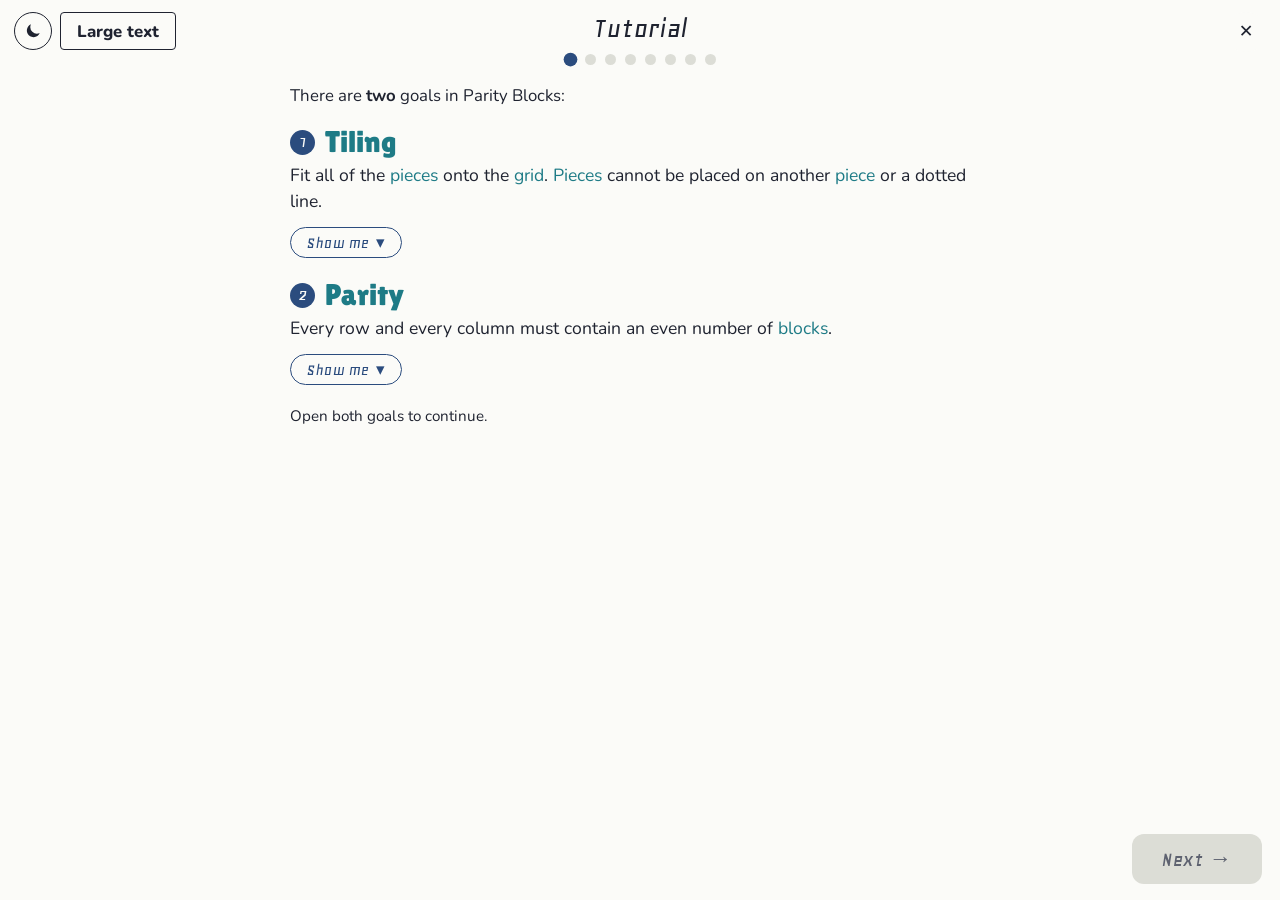
<file: tutorial.html>
<!DOCTYPE html>
<!--
  ═══════════════════════════════════════════════════════════════════════
  PARITY BLOCKS: INTERACTIVE TUTORIAL
  ═══════════════════════════════════════════════════════════════════════
  Shown in a popup (an <iframe>) the first time someone opens a puzzle,
  and from "Play the tutorial" in the Rules popup. It can also be opened
  on its own: tutorial.html.

  2026-11-14: TEN slides. The old slide 1 is now two slides that play by
  themselves (mock-up "F", the user's pick; renderGoals / renderWords):
    1 the two goals: Tiling (pieces dragged onto a grid), Parity (was "Solving for Parity" until 2026-11-16)
      (the rules' check rows / check columns / all even pictures, numbers
      only). 2026-11-15: each goal opens with "Show me" and plays then;
      phones keep one open at a time, laptops both; Next once both seen
    2 "Words we use": a block, 5 blocks make a piece, pieces go on the
      grid, the empty squares (highlighted, numbered 1–6)
  then the nine below, each one number later (the welcome popup is on 3).
  2026-11-13 TRIM (user): NINE slides then:
    1 two objectives · 2 pick the grid (opens with a welcome popup:
    Continue, or Rules = close the tutorial and open the rules popup on
    the page underneath) · 3 highlight every empty square · 4 (was 3b)
    the animated sum, then "Since this grid is 6 × 6…" (OK) and the
    empty squares counted (3c merged into it) · 5 pick the grid, counting
    empty squares · 6 the highlighter board · 7 rotate AND reflect, one
    slide (PUZZLE_3, TURN_FLIP_STEPS; PUZZLE_2 unused) · 8 don't place
    over · 9 the final puzzle (no "Make sure…" note any more; the Hint
    button stays). The lists below are older.

  2026-11-12 REVAMP (user: players new to puzzles don't grasp parity, so
  drill it in BEFORE rotating, reflecting or tiling). Nine slides then:
    1  Two objectives: Tiling (+ the 12 pentominoes), Solving for Parity
    2  Pick the grid (PAIR_BAD / PAIR_GOOD, two tilings of the same six
       pieces): tap the one where every row and column is even. A slow
       count follows: right → all green + a solved note; wrong → stops
       red on the first odd line ("There are 5 blocks in row 4…"), then
       the right one is counted
    3  The right grid again: turn on the highlighter, highlight every
       empty square; a glowing "Next, we'll examine this grid further."
       (Got it), then Next lights up (2026-11-13)
    3b Identical; the left text fades, then the animated sum plays
       (runExplainer: 36 squares − 30 blocks = 6 empty squares); Next
    3c Identical again; "Since this grid is 6 × 6 squares…" (OK), then
       the empty squares are counted; Next
    (so there are 11 slides; the numbers below are from before 3b / 3c)
    4  (2026-11-13: replaced) Slide 2 again with a new pair (EMPTY_BAD /
       EMPTY_GOOD), but the EMPTY squares are counted (countEmpty)
    5  The old slide 6 board: highlight all SIX empty squares (none given,
       pieces locked); once right, N and P turn and drop in by themselves
       and the empty squares are counted
    6–9 the old slides 2, 3, 4 and 7 (rotate, don't place over, reflect,
       the final puzzle). The old "meet the highlighter" slide is out of
       SLIDES (its code, showHighlighterIntro, is still here, unused).
  The old list, slides numbered as they were before the revamp:
    1  Game objectives and the 12 pentominoes   (no task: Next is ready)
    2  Rotate (click / tap, or R), then drag onto the grid: a two-step
       note, each step glowing in turn. On solving, the other text fades,
       each row then column flashes green and its count of blocks
       appears, then a "Solved!" badge (celebrate.js; no sound here)
    3  "Don't place a piece over…": three pictures animate one at a time
       (a dotted line, the edge of the grid, another piece)
    4  Reflect (double-click / tap twice, or E), then drag: same two-step
       note. On solving, the blocks are counted
    5  Meet the highlighter (shortened 2026-11-11): one message under it,
       "Use the highlighter to mark empty squares. Tap it to turn it on.";
       the empty grid (no pieces) shows from the start; once it's on, the
       message goes and the grid glows once; after the first highlight, "Tap a highlighted square again to
       clear it."; Next lights up once they clear one.
    6  Use it (the user's board, 2026-11-11): four pieces fixed and four of
       its six empty squares highlighted (those can't be cleared). It opens
       dark with a popup in two parts, one "Got it" each: "Find the empty
       spaces first." + the even rule for a 6×6 grid; then "1st: Highlight
       the two missing empty squares. 2nd: Fit the pieces onto the grid."
       After that a short reminder of both fades in beside the board and the
       highlighter glows until it's tapped (2026-11-11). The answers: (3,5) and (5,5).
       Once both are highlighted, the 1st step gets a ✓ and the squares
       left for the pieces glow twice. Pieces can be moved at any time.
       After 90 s without both, a hint (phones: a popup over the grid
       with "Got it", then a small Hint button brings it back). On
       solving, the blocks are counted.
    7  Make every row and column even (the parity puzzle). If they place
       every piece but the rows/columns aren't all even, a glowing Hint
       button appears: it darkens the page, spotlights the dotted area
       and explains. (This puzzle has no dotted squares.) On solving, the
       blocks are counted. Last button says "Finish". Phones: the "Make
       sure…" note is a popup closed with "Got it", so the slide is clean.
  Phones, on solving (user, 2026-11-06): nothing on the slide moves; the
  solved note floats just above the grid (the last slide: below it, the
  grid moving up first on small phones if needed). See planPhoneWin.
  (2026-10-27: the old empty-space slides and the red X squares were
  removed; X squares became dotted squares. Slide 5 was then added back
  in a new form at the user's request, and on 2026-11-05 replaced by the
  two highlighter slides.) The highlighter shows on slides 5–7.
  Slides 2 and 4–7 run on the game's own code
  (game.js / game.css), with some pieces fixed in place. Next turns green
  only once the slide's task (and any animation) is finished.
  Refreshing the page comes back to the same slide (sessionStorage
  'pb_tutorialSlide'; cleared when the tutorial is closed or finished).

  Top left: a "Large text" button (shared setting with the rules popup)
  that makes the reading text much bigger; it then says "Standard text".

  Words used everywhere (see HANDOFF.md):
    block          one square of a piece      piece  a pentomino
    dotted square  a square with a dotted line around it (no piece can go on it)
    empty square    (slide 5 only) a square no piece covers

  [CONTENT] All wording is in SLIDES below. "Tap" vs "Click" is chosen
  automatically (touchscreen vs mouse).
  ═══════════════════════════════════════════════════════════════════════
-->
<html lang="en">
<head>
<meta charset="UTF-8">
<meta name="viewport" content="width=device-width, initial-scale=1.0">
<title>Parity Blocks: Tutorial</title>
<link rel="icon" type="image/svg+xml" href="assets/favicon.svg">
<link rel="icon" type="image/png" sizes="32x32" href="assets/favicon-32.png">
<link rel="apple-touch-icon" href="assets/apple-touch-icon.png">
<!-- Light / dark mode: first, so the page never flashes the wrong colors -->
<script src="theme.js"></script>
<link rel="preconnect" href="https://fonts.googleapis.com">
<link rel="preconnect" href="https://fonts.gstatic.com" crossorigin>
<link href="https://fonts.googleapis.com/css2?family=Geo&family=Nunito:wght@400;600;700&display=swap" rel="stylesheet">
<link rel="stylesheet" href="rules.css">
<link rel="stylesheet" href="game.css">
<style>
  :root {
    --color-next-ready: #5E8A3E;     /* [COLORS] Next / Finish once the slide is done (deep moss) */
    --color-tut-title:  #1F2330;     /* [COLORS] the "Tutorial" title (ink) */
    --glow:             43, 76, 126; /* [COLORS] glowing notes and squares (red, green, blue: indigo, the accent) */
    --tut-board:        min(360px, 40vh, 86vw);   /* [POSITIONING] board area size */
  }
  /* (2026-11-18, user: no scroll bar anywhere on a 13" laptop, e.g. Firefox
     at 1280×680) laptops: the grid also leaves 470 px for everything else
     on the slide; never smaller than 200 px. Phones keep the line above. */
  @media (min-width: 761px) {
    :root { --tut-board: min(360px, 40vh, 86vw, max(200px, calc(100vh - 480px))); }
  }
  html.dark {                        /* [COLORS] dark mode (theme.js) */
    --color-next-ready: #6E9A4C;
    --color-tut-title:  #EDEAE3;
    --glow:             143, 169, 214;
  }
  body { overflow: hidden; }
  .tut {
    height: 100vh; height: 100dvh;
    display: flex; flex-direction: column;
    background: var(--color-panel);
  }

  /* ── Header: title, progress dots, close X ── */
  .tut-head { position: relative; flex: 0 0 auto; padding: 14px 60px 8px; text-align: center; }
  .tut-head h1 { font-family: var(--font-display); font-size: 1.9rem; font-weight: 400; color: var(--color-tut-title); line-height: 1; }
  .dots { display: flex; justify-content: center; gap: 9px; margin-top: 10px; }
  .dot { width: 11px; height: 11px; border-radius: 50%; background: var(--color-cell-border); transition: background 0.2s, transform 0.2s; }
  .dot.done { background: var(--color-text-dim); }
  .dot.now  { background: var(--color-accent); transform: scale(1.25); }
  .close-x {
    position: absolute; top: 12px; right: 14px;
    width: 40px; height: 40px; border-radius: 50%;
    border: none; background: var(--color-soft); color: var(--color-soft-ink);
    font: 700 1.1rem/1 system-ui, sans-serif; cursor: pointer;
  }
  .close-x:hover { filter: brightness(0.94); }

  /* ── Slide area ── */
  /* (A scrolling area cuts off anything poking out past its edges, like a
     glow (user, 2026-11-06: the highlighter's glow was cut off at the top).
     So the slide area reaches --edge-room further up behind the header and
     down behind the Back / Next bar, padded by the same amount: nothing
     moves, but glows have room. The header and bar stay on top so their
     buttons still work. tests/browser/glow_clip_test.js checks every glow.) */
  /* (never sideways: the grid's invisible drawing layers are wider than
     the grid and could make an iPhone SE's slide wobble sideways) */
  .tut-body { --edge-room: 24px; flex: 1 1 auto; min-height: 0; overflow-y: auto; overflow-x: hidden;
              margin: calc(-1 * var(--edge-room)) 0;
              padding: calc(4px + var(--edge-room)) 20px calc(12px + var(--edge-room)); }
  .tut-head, .tut-foot { position: relative; z-index: 2; }
  .note { font-size: 1.1rem; line-height: 1.45; color: var(--color-text); }
  /* (2026-11-15, user: ONE text color with one job: teal = the official
     terms only. Emphasis is bold in the normal text color; indigo stays
     only on controls: buttons, step boxes, glows, the pointer arrow) */
  .note b { color: inherit; font-weight: 700; }

  /* Slide 1 */
  .intro { max-width: 640px; margin: 0 auto; padding-top: 6px; }
  .intro h2 { font-family: var(--font-display); font-size: 1.6rem; font-weight: 400; color: var(--color-accent); margin-bottom: 8px; }
  .intro ol { padding-left: 26px; margin-bottom: 14px; }
  .intro li .twelve { margin: 6px 0 12px; }
  .intro li { font-size: 1.15rem; line-height: 1.45; margin-bottom: 4px; }
  /* the list's 1 and 2 in the same color as "two" (user, 2026-11-13) */
  .intro li::marker { color: var(--color-accent); font-weight: 700; }
  .intro p { font-size: 1.05rem; line-height: 1.5; color: var(--color-text); margin-bottom: 14px; }
  .intro .fun { color: var(--color-text-dim); }
  /* (2026-11-12) the two defined terms are always underlined; "two" in color */
  /* (one unbroken line: by default the line skips round letters that dip
     below it, like the g in "Tiling": user, 2026-11-13) */
  .tut u { text-decoration-thickness: 2px; text-underline-offset: 3px; text-decoration-skip-ink: none; -webkit-text-decoration-skip: none; }
  .intro .two { font-weight: 700; }
  .intro li .sub { font-size: 1rem; color: var(--color-text-dim); margin: 4px 0 8px; }
  /* ── Slides 1 and 2 (2026-11-14, mock-up F: renderGoals / renderWords) ── */
  .intro.goals, .intro.words { display: flex; flex-direction: column; gap: 16px; max-width: 700px; }
  /* (2026-11-18: wide but short laptop windows, e.g. a 13" laptop in
     Firefox: the two goals side by side, so both open fit without scrolling) */
  @media (min-width: 1000px) and (max-height: 820px) {
    .intro.goals { display: grid; grid-template-columns: 1fr 1fr; align-items: start; column-gap: 48px; max-width: 1100px; }
    .intro.goals > :not(.goal) { grid-column: 1 / -1; }
  }
  .intro.goals p, .intro.words p { margin: 0; }
  .intro-lead { font-size: 1.1rem; }
  .goal { display: flex; flex-direction: column; gap: 4px; transition: opacity 0.6s; }
  /* (2026-11-15) "Show me": each goal's pictures slide open under it */
  .showme { align-self: flex-start; margin-top: 8px; font-family: var(--font-display); font-size: 1.05rem; letter-spacing: 0.03em; cursor: pointer;
            background: none; border: 1.5px solid var(--color-accent); color: var(--color-accent); border-radius: 999px; padding: 4px 16px; }
  .showme:hover { background: rgba(var(--glow), 0.08); }
  .showme:focus-visible { outline: 3px solid var(--color-accent); outline-offset: 2px; }
  .showme .chev { display: inline-block; margin-left: 6px; transition: transform 0.3s; }
  .goal.open .showme .chev { transform: rotate(180deg); }
  .goal-region { display: grid; grid-template-rows: 0fr; transition: grid-template-rows 0.45s ease; }
  .goal-region > div { overflow: hidden; }
  .goal.open .goal-region { grid-template-rows: 1fr; }
  .goals-left { color: var(--color-text-dim); font-size: 0.95rem !important; }
  @media (prefers-reduced-motion: reduce) { .goal-region, .showme .chev { transition: none; } }
  .goal p { font-size: 1.1rem; }
  .intro .goal h2, .intro h2.words-title { font-family: var(--rules-title-font); font-weight: 400; font-size: 1.9rem; line-height: 1.1;
                           color: var(--color-term); margin: 0; text-wrap: balance; }
  .intro h2.words-title { color: var(--color-text); }
  .gnum { display: inline-grid; place-items: center; width: 1.35em; height: 1.35em; margin-right: 10px; border-radius: 50%;
          font-family: var(--font-display); font-size: 0.62em; vertical-align: 0.25em; background: var(--color-accent); color: var(--color-panel); }
  .goal-pics { display: flex; align-items: center; justify-content: center; gap: 18px; margin-top: 8px; }
  .goal-pics.checks { align-items: flex-start; gap: 22px; }
  .goal-pics figure { margin: 0; display: flex; flex-direction: column; align-items: center; gap: 4px; }
  .goal-pics figcaption { font-size: 0.9rem; color: var(--color-text-dim); }
  /* (2026-11-18) "Check rows:" and, below it once counted, the result (it keeps its room) */
  .goal-pics figcaption .cap-title, .goal-pics figcaption .cap-result { display: block; text-align: center; }
  .goal-pics figcaption .cap-result { color: var(--color-text); }
  .goal-arrow { font-size: 1.6rem; color: var(--color-text-dim); }
  .intro .twelve { margin: 0; gap: 8px 10px; padding: 10px 12px; }
  .twelve svg { transition: opacity 0.5s; }
  .twelve svg.used { opacity: 0.22; }        /* (a piece that has gone onto the grid) */
  /* slide 1's six pieces (2026-11-17): two rows of three */
  .twelve.six { grid-template-columns: repeat(3, auto); }
  .words-stage { display: flex; align-items: center; justify-content: center; gap: 32px; }
  .words-list { list-style: none; margin: 0; padding: 0; display: flex; flex-direction: column; gap: 12px; font-size: 1.2rem; line-height: 1.35; max-width: 15em; }
  .words-list li.now { font-weight: 700; }
  /* while it plays, the captions before the current one are greyed out, so
     "This is a block." isn't read together with the piece (user, 2026-11-15) */
  .words-list li { transition: opacity 0.5s, transform 0.55s; }
  .words-list.playing li.ia-on:not(.now) { opacity: 0.3; }
  /* counting on slide 2: a brighter green than the rows' (it sits on one
     square of a dark piece), and the white numbers outlined so they read on it */
  .words-stage .row-glow.on, .goal-pics .row-glow.on { opacity: 0.88; }
  /* "The grid is made of squares": each square lit softly in the term color */
  .square-glow { fill: var(--color-term); opacity: 0; transition: opacity 0.3s; }
  .square-glow.on { opacity: 0.45; }
  .words-stage .term-num.on-piece { paint-order: stroke; stroke: rgba(0, 0, 0, 0.45); stroke-width: 2px; }
  .replay-btn { align-self: center; background: none; border: 1.5px solid var(--color-cell-border); border-radius: 8px; padding: 4px 14px;
                font-family: var(--font-display); font-size: 0.95rem; color: var(--color-text-dim); cursor: pointer; }
  .replay-btn:hover { color: var(--color-text); }
  /* things that appear one at a time: hidden (.ia) until shown (.ia-on) */
  .ia { opacity: 0; transition: opacity 0.55s ease, transform 0.55s cubic-bezier(.3,1.4,.5,1); transform-box: fill-box; transform-origin: center; }
  .ia.ia-on { opacity: 1; transform: none; }
  .ia.ia-out { opacity: 0; }
  svg .ia:not(.ia-on) { transform: scale(0.6); }
  svg .mb-piece.ia:not(.ia-on) { transform: translateY(-16px); }                 /* (dropping onto the grid) */
  /* slide 1: a piece dragged onto the grid (dragOnto, 2026-11-16). The
     grid's own piece appears at once, under the copy as it's put down */
  svg .mb-piece.ia.no-drop:not(.ia-on) { transform: none; }
  svg .mb-piece.ia.no-drop { transition: none; }
  .drag-ghost { position: fixed; left: 0; top: 0; z-index: 60; pointer-events: none; }
  .drag-piece { position: absolute; left: 0; top: 0; transform-origin: center; }
  .drag-piece svg { display: block; overflow: visible; }
  svg .rb-frame.ia:not(.ia-on), svg .rb-cell.ia:not(.ia-on), svg .rb-hl.ia:not(.ia-on) { transform: none; }
  .words-list li.ia:not(.ia-on) { transform: translateY(8px); }
  /* slide 1's small check pictures: a row every 16px, so the counts fit that */
  .goal-pics svg .rb-count { font-size: 15px; font-weight: 800; }
  @media (max-width: 760px) {
    .intro.goals, .intro.words { gap: 10px; }
    .intro.goals { gap: 6px; }   /* (2026-11-18: the longer Tiling line and two-line captions on an iPhone SE) */
    .intro-lead, .goal p { font-size: 1rem; }
    .intro .goal h2, .intro h2.words-title { font-size: 1.5rem; }
    /* (short phones, e.g. an iPhone SE: slide 1 fits with its two-line captions) */
    @media (max-height: 600px) { .intro .goal h2 { font-size: 1.3rem; } .intro.goals { margin-top: -10px; } }
    .goal-pics { gap: 8px; margin-top: 4px; }
    .goal-pics.checks { gap: 6px; }
    /* (the counts sized to the small grids, so they don't overlap) */
    .goal-pics svg .rb-count { font-size: 11px; }     /* (rows are 11px apart here) */
    .goal-pics figcaption { font-size: 0.78rem; line-height: 1.2; }
    .goal-pics.checks figure { gap: 2px; }
    .intro .twelve { gap: 5px 4px; padding: 6px; }
    .words-stage { flex-direction: column; gap: 14px; }
    .words-list { font-size: 1.05rem; gap: 6px; max-width: none; }
  }

  /* ── Slide 2: pick the grid with parity (2026-11-12) ── */
  .pick { max-width: 760px; margin: 0 auto; text-align: center; }
  .pick p { font-size: 1.1rem; line-height: 1.45; color: var(--color-text); margin: 0 0 8px; }
  .pick .pick-ask { display: inline-block; margin: 2px 0 10px; }
  .pick-boards { display: flex; justify-content: center; gap: 18px; flex-wrap: nowrap; }
  .pick-btn { border: none; background: transparent; padding: 8px 8px 6px; border-radius: 14px; cursor: pointer;
              display: flex; flex-direction: column; align-items: center; gap: 2px; color: var(--color-text);
              transition: opacity 0.5s, box-shadow 0.3s, background 0.3s; }
  .pick-btn:hover:not(:disabled) { background: rgba(var(--glow), 0.1); box-shadow: 0 0 0 2px rgba(var(--glow), 0.5); }
  .pick-btn:disabled { cursor: default; }
  .pick-btn.picked { background: rgba(var(--glow), 0.12); box-shadow: 0 0 0 2px rgba(var(--glow), 0.7); }
  .pick-btn.dim { opacity: 0.3; }
  .pick-btn .pick-label { font-family: var(--font-display); font-size: 1.3rem; }
  .pick-btn svg { max-width: 100%; height: auto; }
  .pick-msg { min-height: 74px; display: flex; flex-direction: column; align-items: center; justify-content: center; margin-top: 6px; }
  .pick-msg .bad { color: var(--color-status); font-weight: 700; animation: fadeIn 0.4s ease both; }
  .pick-msg .next-up { color: var(--color-text); animation: fadeIn 0.4s ease both; }
  /* counts on the two little boards (and the game board's counts when odd) */
  /* (mock-up B, 2026-11-16: see .row-glow) */
  .pc-count { font-family: var(--font-text); font-weight: 800; font-size: 18px; fill: var(--color-count-even);
              transform-box: fill-box; transform-origin: center; animation: popIn 0.4s cubic-bezier(.3,1.6,.5,1) both; }
  .pc-count.odd, .count.odd { fill: var(--color-count-odd); }
  .pc-glow { fill: var(--color-count-even); opacity: 0; transition: opacity 0.15s; }
  .pc-glow.on { opacity: 0.85; }
  .pc-glow.odd, .row-glow.odd { fill: var(--color-count-odd); }
  .pc-glow.stay { opacity: 0.85; }
  @media (max-width: 760px) {
    .pick p { font-size: 1rem; margin-bottom: 6px; }
    .pick-boards { gap: 6px; }
    .pick-btn { padding: 4px 2px; }
    .pick-msg { min-height: 64px; }
  }
  .twelve { display: grid; grid-template-columns: repeat(6, 1fr); gap: 14px 10px; justify-items: center; align-items: center;
            background: rgba(128, 128, 128, 0.08); border-radius: 14px; padding: 16px 10px; }
  /* (phones: two rows of six, see "Phones: less scrolling" at the end) */

  /* Slides 2-4: notes sit beside the parts they describe */
  .play {
    display: grid;
    grid-template-columns: 1fr auto 1fr;
    grid-template-areas:
      "trayl tray  trayr"
      ".     stat  ."
      "boardl board boardr"
      "below below below";
    align-items: center;
    column-gap: 22px;
    row-gap: 8px;
  }
  .play .tray { grid-area: tray; max-width: 460px; min-height: 60px; }
  /* The message above the board is exactly as wide as the board, so a long
     message wraps instead of widening the middle column (which would shift
     the board sideways) */
  .play .status { grid-area: stat; width: var(--tut-board); max-width: none; justify-self: center; }
  .play .board-wrap { grid-area: board; width: var(--tut-board); height: var(--tut-board); justify-self: center; }
  .n-trayl  { grid-area: trayl;  justify-self: end; text-align: right; display: flex; align-items: center; max-width: 320px; }
  /* (Never taller than the board, so a long note can't make the row grow
     and shift the board; extra text just runs on below) */
  .n-boardr { grid-area: boardr; justify-self: start; max-width: 300px; max-height: var(--tut-board); }
  .n-boardl { grid-area: boardl; justify-self: end; max-width: 270px; font-size: 1rem; }
  .n-boardl:empty { display: none; }
  /* (Empty, it must take no part in the layout: on phones its "trayr" spot
     doesn't exist and would add a hidden extra column that pushes the board off-centre) */
  .n-trayr:empty { display: none; }
  /* Two-step note ("Rotate a piece" → "Then drag it onto the grid"): each
     step glows in turn, until the player has done it */
  .steps { display: flex; flex-direction: column; gap: 6px; }
  .nobr { white-space: nowrap; }     /* keeps e.g. "rotate it. ➤" together when a step wraps */
  .step { margin: 0; }
  /* A key on the keyboard, e.g. R */
  .note kbd {
    font-family: var(--font-text); font-weight: 700; font-size: 0.85em;
    padding: 1px 6px; border-radius: 5px; border: 1px solid var(--color-cell-border);
    background: var(--color-bg); color: var(--color-text);
  }
  .n-below  { grid-area: below; justify-self: center; text-align: center; max-width: 720px; }
  .arrow { display: inline-block; color: var(--color-accent); font-size: 1.6rem; margin-left: 6px; vertical-align: -2px; }
  .big-note { font-size: 1.4rem; font-weight: 700; line-height: 1.3; color: var(--color-accent); border-left: 4px solid var(--color-accent); padding-left: 14px; }
  .hint { font-size: 1rem; line-height: 1.5; color: var(--color-text-dim); margin-top: 6px; }
  .dont { display: flex; flex-wrap: wrap; justify-content: center; gap: 14px 22px; margin-top: 8px; }
  .dont figure { display: flex; flex-direction: column; align-items: center; gap: 4px; margin: 0; }
  .dont figcaption { font-size: 0.9rem; color: var(--color-text-dim); }
  .play .hint-caption { display: none; }   /* not used in the tutorial */

  /* [COLORS] A note that glows until the player does what it says
     ("Drag these pieces…" fades once a piece is dragged, etc.) */
  .callout { border-radius: 12px; padding: 8px 12px; transition: background 0.7s, box-shadow 0.7s; }
  .callout.lit {
    background: rgba(var(--glow), 0.16);
    box-shadow: 0 0 0 2px rgba(var(--glow), 0.7), 0 0 20px rgba(var(--glow), 0.35);
  }
  /* The most important message (make every row and column even) glows harder */
  .callout.strong.lit {
    background: rgba(var(--glow), 0.24);
    box-shadow: 0 0 0 3px rgba(var(--glow), 0.95), 0 0 30px rgba(var(--glow), 0.6);
  }
  .big-note.callout { padding: 10px 14px; }
  /* Things that fade in later (the final slide's Hint button). They keep
     their space while hidden, so nothing moves when they appear. */
  .reveal-later { opacity: 0; visibility: hidden; transition: opacity 0.8s, visibility 0.8s; }
  .reveal-later.shown { opacity: 1; visibility: visible; }
  /* Slide 3's heading: glows just long enough to read, then fades */
  .dont-slide h2.callout { display: inline-block; padding: 6px 16px; }

  /* Pop-in animation used by the pictures */
  @keyframes popIn { from { opacity: 0; transform: scale(0.6); } to { opacity: 1; transform: scale(1); } }
  @keyframes draw  { to { stroke-dashoffset: 0; } }
  .anim-in { animation: popIn 0.45s cubic-bezier(.3,1.4,.5,1) both; }
  .draw { stroke-dasharray: 100; stroke-dashoffset: 100; }
  .anim-in .draw { animation: draw 0.6s 0.2s ease forwards; }   /* traces itself once its picture pops in */

  @keyframes fadeIn { from { opacity: 0; } to { opacity: 1; } }

  /* ── Slides 5–7: the highlighter (game.js builds and places it) ──
     Room above the pieces for it */
  .play { position: relative; }
  .play.with-hl .tray { margin-top: 56px; }   /* (it sits 16px higher here than in the game: hlOffset; 10px clear of the pieces) */
  /* Slide 5: the grid comes in after the highlighter's popup. Hidden things
     keep their space. Hiding is instant (no fade), so the grid never shows
     for a moment before the text; only coming in fades. */
  .play .later-in:not(.shown) { opacity: 0; visibility: hidden; transition: none; }
  .play .later-in.shown { opacity: 1; visibility: visible; transition: opacity 0.7s, visibility 0.7s; }
  /* [COLORS] The highlighter glowing: steadily while slide 5's popup points
     at it, or twice (slide 6) to say "use me now" */
  @keyframes hlGlow { from { box-shadow: 0 0 0 3px rgba(var(--glow),0.45), 0 0 10px rgba(var(--glow),0.35); }
                      to   { box-shadow: 0 0 0 6px rgba(var(--glow),0.9),  0 0 30px rgba(var(--glow),0.75); } }
  .hl-tool.glowing .hl-pencil   { animation: hlGlow 1.1s ease-in-out infinite alternate; }
  .hl-tool.glow-twice .hl-pencil { animation: hlGlow 0.55s ease-in-out 4 alternate; }
  .hl-tool.glow-color .hl-color  { border-radius: 8px; animation: hlGlow 1.1s ease-in-out infinite alternate; }
  /* slide 5: the grid's glow, once (same glow as the highlighter's) */
  @keyframes gridInvite { 0%, 100% { box-shadow: var(--color-board-shadow); }
                          45% { box-shadow: 0 0 0 5px rgba(var(--glow),0.85), 0 0 30px rgba(var(--glow),0.7); } }
  #board-outer.invite { animation: gridInvite 1.4s ease-in-out 1; }
  #board-outer.invite-twice { animation: gridInvite 1.4s ease-in-out 2; }   /* (slide 10 opening: user 2026-11-18) */
  /* Slide 5's popup, just under the highlighter (its little arrow points
     up at it). game.js / showHighlighterIntro place it. */
  /* (z-index under the highlighter's, so its color menu opens over the popup) */
  .hl-bubble {
    position: absolute; z-index: 55; width: min(320px, calc(100% - 8px)); padding: 12px 16px;
    display: flex; align-items: center; transition: opacity 0.4s;
    background: var(--color-panel); border: 2px solid rgba(var(--glow), 0.8); border-radius: 14px;
    box-shadow: 0 10px 26px rgba(0, 0, 0, 0.18); text-align: left;
  }
  .hl-bubble[hidden] { display: none; }
  .hl-bubble.gone { opacity: 0; pointer-events: none; }        /* (faded away; keeps its place) */
  .hl-bubble.no-arrow::before { display: none; }
  .hl-bubble::before {    /* the arrow */
    content: ''; position: absolute; top: -9px; right: var(--arrow-right, 20px); width: 14px; height: 14px;
    background: var(--color-panel); border-left: 2px solid rgba(var(--glow), 0.8); border-top: 2px solid rgba(var(--glow), 0.8);
    transform: rotate(45deg);
  }
  .hl-bubble p { margin: 0; }
  .hl-bubble b { font-weight: 700; }
  /* Slide 6 opens with a popup that's dark straight away (no fade in) */
  .spot.instant { animation: none; }
  .spot.quick { animation-duration: 0.12s; }   /* (slide 2's welcome) */
  .spot-card .hl-pop b { font-weight: 700; }
  .scroll-hint { z-index: 80; }   /* (the ▾ for more below: under the dark screens and the hint) */
  /* [COLORS] Slide 6's hint, when it pops in: a soft glow for a few seconds */
  @keyframes hintIn { 0% { box-shadow: 0 0 0 0 rgba(var(--glow), 0); } 30% { box-shadow: 0 0 0 4px rgba(var(--glow), 0.6), 0 0 18px rgba(var(--glow), 0.5); }
                      100% { box-shadow: 0 0 0 0 rgba(var(--glow), 0); } }
  .empty-card p.hl-hint { margin-top: 10px; padding: 8px 10px; border-radius: 10px; background: rgba(var(--glow), 0.1); }
  .empty-card p.hl-hint.shown { animation: hintIn 2.4s ease-out 2; }
  /* [COLORS] Slide 6: once both empty squares are found, the squares left
     for the pieces glow twice (the payoff: the pieces' spots stand out) */
  @keyframes openFlash { 0%, 100% { box-shadow: none; }
                         50% { box-shadow: inset 0 0 0 3px rgba(var(--glow), 0.9), 0 0 12px rgba(var(--glow), 0.6); } }
  #board .board-cell.open-flash { animation: openFlash 0.9s ease-in-out 2; }
  /* (2026-11-12) slide 5: all six empty squares found → they flash green */
  @keyframes foundFlash { 0%, 100% { box-shadow: none; }
                          50% { box-shadow: inset 0 0 0 3px var(--color-valid), 0 0 14px var(--color-valid); } }
  #board .board-cell.found-flash { animation: foundFlash 0.7s ease-in-out 2; }
  /* (2026-11-13, user: "not very clear") slide 6, all six found: each pops
     in turn and keeps a bold green ring; then each piece's five squares
     glow just before it moves there */
  @keyframes foundPop { 0% { transform: scale(1); box-shadow: none; }
                        40% { transform: scale(1.22); box-shadow: 0 0 0 4px var(--color-valid), 0 0 18px var(--color-valid); }
                        100% { transform: scale(1); box-shadow: 0 0 0 3px var(--color-valid); } }
  #board .board-cell.found-pop { position: relative; z-index: 2; animation: foundPop 0.5s cubic-bezier(.3,1.5,.5,1) both; }
  @keyframes targetGlow { from { box-shadow: inset 0 0 0 3px rgba(var(--glow), 0.5), 0 0 6px rgba(var(--glow), 0.3); }
                          to   { box-shadow: inset 0 0 0 3px rgba(var(--glow), 1), 0 0 16px rgba(var(--glow), 0.8); } }
  #board .board-cell.target-glow { animation: targetGlow 0.55s ease-in-out infinite alternate; }
  .empty-card p.found-line { color: var(--color-valid); font-weight: 700; animation: popIn 0.4s cubic-bezier(.3,1.6,.5,1) both; transform-origin: left center; }
  /* a plain line above a slide's steps (slides 3, 4, 6) */
  .lead { margin: 0 0 6px; }
  .n-trayl.has-lead { flex-direction: column; align-items: stretch; }
  /* ── Slide 3's animated sum (2026-11-13) ── */
  /* the six pieces fit in one row above the grid on laptops */
  .play.explainer .tray { max-width: 620px; }
  /* (the pieces' row in front of the grid, so a piece dragged up from the
     grid is seen the whole way, not behind the grid: user, 2026-11-13) */
  .play.explainer .tray { position: relative; z-index: 20; }
  /* Phones (2026-11-13): the room for the six pieces pushed the grid under
     the Back / Next bar, so on these slides the pieces are smaller
     (html.compact-tray, set by showFindEmpty: the game reads --tray-cell
     from the page) and the grid a little smaller, leaving room under it
     for the measuring line */
  html.compact-tray { --tray-cell: 9px; }
  @media (max-width: 760px) { .play.explainer { --tut-board: min(360px, 34vh, 80vw); } }
  /* (2026-11-18: the rotate / reflect slide's "can't go over" line sits under
     the grid on phones; a slightly smaller grid keeps an iPhone SE from scrolling) */
  @media (max-width: 760px) {
    .play.compact-board { --tut-board: min(360px, 32vh, 80vw); }
    .play.compact-board .dont-note { margin: 4px 0 0; font-size: 0.95rem; line-height: 1.35; }
    html.large-text .play.compact-board .dont-note { font-size: 1.15rem; }
  }
  /* the short messages over the middle of the grid: smaller and centred */
  .spot-card:has(.ex-big) { width: min(360px, calc(100vw - 32px)); text-align: center; }
  .spot-card p.ex-big { font-size: 1.3rem; margin-bottom: 10px; }
  /* a popup that glows (slide 3's "Next, we'll examine this grid further.") */
  .spot-card.glow { animation: hintGlow 1.2s ease-in-out infinite alternate; }
  .spot-card p.ex-big b { font-weight: 800; }
  html.large-text .spot-card p.ex-big { font-size: 1.7rem; }
  /* each empty square's number, 1 to 6 */
  /* (always on a yellow highlight, so dark ink in both modes: in dark mode
     the page's light text was hard to read, user 2026-11-13) */
  .sq-num { font-family: var(--font-display); fill: #1F2330; transform-box: fill-box; transform-origin: center;
            animation: popIn 0.4s cubic-bezier(.3,1.6,.5,1) both; }
  /* "36 − 30 = 6 empty squares" */
  .eq-banner { position: absolute; left: 0; right: 0; margin: 0 auto; width: fit-content; z-index: 40; white-space: nowrap;
               padding: 10px 22px; border-radius: 14px; font-family: var(--font-display); font-size: 1.8rem;
               color: var(--color-text); background: var(--color-panel);
               border: 2px solid rgba(var(--glow), 0.7); box-shadow: 0 0 20px rgba(var(--glow), 0.3);
               animation: popIn 0.45s cubic-bezier(.3,1.4,.5,1) both; transition: opacity 0.5s; }
  .eq-banner b { font-weight: 400; }
  /* (its pop-in animation holds it visible, so going away is an animation
     too: a plain opacity change was overridden and the label stayed) */
  @keyframes fadeOut { from { opacity: 1; } to { opacity: 0; } }
  .eq-banner.gone, .sq-num.gone { animation: fadeOut 0.35s ease forwards; pointer-events: none; }
  .eq-banner.still:not(.gone), .sq-num.still:not(.gone) { animation: none; }
  /* the measuring lines (drawDimensions) */
  .dim-stroke { stroke: var(--color-accent); stroke-width: 2.5; stroke-linecap: round; }
  .dim-patch { fill: var(--color-panel); }
  .dim-num { font-family: var(--font-display); font-size: 20px; fill: var(--color-accent); }
  .dim-label.pop { transform-box: fill-box; transform-origin: center; animation: popIn 0.4s cubic-bezier(.3,1.6,.5,1) both; }
  /* "Counting the squares": smaller, just above the column counts */
  .eq-banner.small { font-size: 1.15rem; padding: 4px 14px; border-width: 1.5px; }
  html.large-text .eq-banner.small { font-size: 1.55rem; }   /* (large_text_test, 2026-11-16) */
  @media (max-width: 760px) { .eq-banner { font-size: 1.35rem; padding: 6px 14px; } }
  /* the first step gets a check once it's done */
  .empty-card p.step-done::after { content: ' \2713'; color: var(--color-valid); font-weight: 700; }
  /* Slide 7's demos over the grid (playDemo, 2026-11-17) */
  #hl-demo { position: absolute; inset: 0; pointer-events: none; z-index: 6; }
  .demo-sq { position: absolute; border-radius: 4px; box-sizing: border-box; }
  #board.no-fade .board-cell { transition: none; }   /* (slide 5's highlights stay put: showFindEmpty) */
  .demo-sq.piece { background: var(--demo-color); opacity: 0.85; border: 1.5px solid rgba(0, 0, 0, 0.25); }
  .demo-sq.pulse { background: var(--hl-0); animation: demoPulse 0.5s ease-in-out 3 alternate both; }
  @keyframes demoPulse { from { opacity: 0.25; transform: scale(0.85); } to { opacity: 1; transform: scale(1.06); } }
  .demo-sq.way { background: var(--hl-0); opacity: 0.9; outline: 2.5px dashed var(--color-text-dim); outline-offset: -4px; animation: demoIn 0.2s ease both; }
  @keyframes demoIn { from { opacity: 0; } to { opacity: 0.9; } }
  .hl-pop .demo-count { color: var(--color-text-dim); font-size: 0.95em; font-variant-numeric: tabular-nums; }
  .demo-sq.nofit { background: var(--color-count-odd); opacity: 0.55; animation: demoIn 0.25s ease both; }
  /* slide 7's choice between the two ways (setupWayChoice, 2026-11-17) */
  .way-choices { display: flex; justify-content: center; gap: 18px; margin: 4px 0 6px; }
  .way-btn { display: flex; flex-direction: column; align-items: center; gap: 4px; padding: 6px; cursor: pointer;
             background: var(--color-panel); border: 2px solid var(--color-cell-border); border-radius: 12px;
             transition: border-color 0.2s, box-shadow 0.2s, opacity 0.3s; }
  .way-btn:hover:not(:disabled) { border-color: var(--color-accent); box-shadow: 0 0 0 4px rgba(var(--glow), 0.15); }
  .way-btn:focus-visible { outline: 3px solid var(--color-accent); outline-offset: 2px; }
  .way-btn svg { display: block; max-width: 100%; height: auto; }
  .way-btn .way-label { font-family: var(--font-display); font-size: 1rem; color: var(--color-text); }
  .way-btn.wrong { border-color: var(--color-count-odd); opacity: 0.55; cursor: default; }
  .way-btn.right { border-color: var(--color-count-even); box-shadow: 0 0 0 4px rgba(62, 155, 58, 0.25); }
  .way-btn:disabled { cursor: default; }
  .way-msg.bad { color: var(--color-status); font-weight: 700; }
  .way-msg.good { color: var(--color-valid); font-weight: 700; font-size: 1.3rem; }
  /* (2026-11-18) slide 7: the right answer's Next, at the card's bottom right */
  /* (its own row under the centred pictures, at the right: 2026-11-18 the
     card sits beside the grid on laptops, so there's room) */
  .way-next-row { display: flex; justify-content: flex-end; margin-top: 10px; }
  @media (max-width: 600px) {   /* (phones: the card above the grid has little room) */
    .way-next-row { margin-top: 0; }
    .way-choices { margin-bottom: 2px; }
    .spot-card p.way-msg { margin-bottom: 6px; }
    .ok-btn.way-next { height: 36px; font-size: 1.1rem; }
  }
  @media (max-width: 600px) {   /* (phones: a shorter row, so an iPhone SE doesn't scroll) */
    .play .ways-card .ways-row { min-height: 36px; margin-top: 2px; }
    .play .ways-card .ways-btn, html.large-text .play .ways-card .ways-btn { height: 36px; font-size: 1.1rem; padding: 0 16px; margin: 0; }
  }
  .ok-btn.way-next { width: auto; padding: 0 22px; animation: popIn 0.4s cubic-bezier(.3,1.6,.5,1) both; }
  .way-piece { pointer-events: none; }
  /* slide 7: the 17 ways message, its count, and Show me → Continue */
  /* (one row, the height of the button, so nothing moves as they swap) */
  .ways-card .ways-row { display: flex; align-items: center; min-height: 44px; margin-top: 12px; }
  .ways-card .demo-count { font-family: var(--font-display); font-size: 1.15rem; color: var(--color-text-dim); }
  .ways-card .demo-count b { color: var(--color-text); }
  html.large-text .ways-card .demo-count { font-size: 1.45rem; }
  .ways-card .ways-btn { margin: 0; opacity: 0; visibility: hidden; transition: opacity 0.6s, visibility 0.6s; }
  .ways-card .ways-btn.shown { opacity: 1; visibility: visible; }
  .ways-card .ways-btn:disabled { cursor: default; }
  .placed-piece.demo-piece { pointer-events: none; }
  /* Phones: on slide 6 the note comes first (it's read before anything
     else), then the pieces and the board */
  @media (max-width: 760px) {
    .play.hl-lesson { grid-template-areas: "boardr" "trayl" "tray" "stat" "board" "boardl" "below"; }
    .play.hl-lesson .empty-card { margin: 0 0 4px; }
    .play.hl-lesson .status, .play.hl-intro .status { display: none; }   /* (always empty in the tutorial; its room goes to the board) */
  }
  /* The note beside the board: its lines appear one at a time (each keeps
     its space while hidden, so nothing moves) */
  .empty-card { max-width: 340px; padding: 14px 18px; text-align: left;
                border: 2px solid rgba(var(--glow), 0.55); border-radius: 14px; background: rgba(var(--glow), 0.08); }
  .empty-card { transition: opacity 0.5s; }
  .empty-card.waiting { opacity: 0; }   /* (slide 6: until its popup is closed) */
  .empty-card p { margin: 0 0 10px; opacity: 0; transform: translateY(6px); transition: opacity 0.6s, transform 0.6s; }
  .empty-card p:last-child { margin-bottom: 0; }
  .empty-card p.shown { opacity: 1; transform: none; }
  .empty-card b { font-weight: 700; }
  @media (min-width: 761px) { .n-boardr .empty-card { margin-left: 16px; } }   /* clear of the row counts */
  @media (max-width: 760px) { .empty-card { margin-top: 6px; padding: 10px 12px; max-width: none; } }
  /* While a solved board's rows and columns are counted, the other text fades */
  .play.counting .n-trayl, .play.counting .status, .play.counting .n-boardl, .play.counting .n-below { opacity: 0; transition: opacity 0.5s; }
  .fading { opacity: 0; transition: opacity 0.5s; }
  .gone-now { visibility: hidden; }   /* (slide 3c: the left text already gone; keeps its room) */
  /* The solved badge beside the board (celebrate.js; styled in game.css),
     clear of the row counts */
  .n-boardr .win-badge { margin: 14px 0 0 12px; }
  /* the last slide's message, Clear under it (phones: side by side, so an iPhone SE doesn't scroll) */
  .final-row { display: flex; flex-direction: column; align-items: flex-start; gap: 12px; }
  @media (max-width: 760px) {
    .final-row { flex-direction: row; align-items: center; justify-content: center; text-align: left; }
    .final-row .final-note { margin: 0; }
  }
  .play.solved-view .tut-clear, .n-boardr.fading .tut-clear { visibility: hidden; }
  .n-boardr .win-badge:first-child { margin-top: 0; }

  /* ── Final slide: the Hint button and the spotlight it opens ── */
  .hint-btn {
    display: block; margin-top: 14px; height: 44px; padding: 0 22px; border: none; border-radius: 12px;
    font-family: var(--font-display); font-size: 1.3rem; letter-spacing: 0.04em; cursor: pointer;
    background: var(--color-accent); color: #fff;
  }
  .hint-btn.lit { animation: hintGlow 1.2s ease-in-out infinite alternate; }
  /* (an invisible strip under it: when it's the last thing on a slide that
     scrolls, there's room under it for its glow at the bottom) */
  .hint-btn { position: relative; }
  .hint-btn::after { content: ''; position: absolute; left: 0; top: 100%; width: 1px; height: var(--edge-room, 24px); pointer-events: none; }
  @keyframes hintGlow { from { box-shadow: 0 0 0 3px rgba(var(--glow),0.5), 0 0 10px rgba(var(--glow),0.35); }
                        to   { box-shadow: 0 0 0 5px rgba(var(--glow),0.9), 0 0 28px rgba(var(--glow),0.7); } }
  @media (max-width: 760px) { .hint-btn { margin-left: auto; margin-right: auto; } }
  .spot { position: fixed; inset: 0; z-index: 90; animation: fadeIn 0.4s ease both; }
  .spot > svg { position: absolute; inset: 0; width: 100%; height: 100%; }   /* (only the dark layer: not pictures inside the card) */
  .spot-ring { fill: none; stroke: var(--color-accent); stroke-width: 3; filter: drop-shadow(0 0 8px rgba(var(--glow),0.9)); }
  .spot-card {
    position: absolute; left: 50%; transform: translateX(-50%);
    width: min(520px, calc(100vw - 32px)); padding: 16px 18px;
    background: var(--color-panel); border: 2px solid var(--color-accent); border-radius: 14px;
    box-shadow: 0 12px 30px rgba(0, 0, 0, 0.3);
  }
  .spot-card p, .spot-card li { font-size: 1.1rem; line-height: 1.5; color: var(--color-text); margin-bottom: 12px; }
  .spot-card ol { padding-left: 24px; }
  .ok-btn {
    display: block; width: 100%; height: 42px; border: none; border-radius: 12px;
    font-family: var(--font-display); font-size: 1.25rem; letter-spacing: 0.04em;
    background: var(--color-cell-border); color: var(--color-text-dim); cursor: default;
    transition: background 0.3s, color 0.3s, box-shadow 0.3s;
  }
  .ok-btn.ready { background: var(--color-next-ready); color: #fff; cursor: pointer; box-shadow: 0 0 0 4px rgba(123, 160, 91, 0.25); }
  /* (two buttons side by side when a popup offers a choice) */
  .spot-btns { display: flex; gap: 12px; }
  .spot-btns .ok-btn { flex: 1; }
  .ok-btn.plain { background: var(--color-panel); color: var(--color-text); border: 2px solid var(--color-cell-border); cursor: pointer; }

  /* ── "Don't place a piece over" slide ── */
  .dont-slide { max-width: 820px; margin: 0 auto; text-align: center; padding-top: 10px; }
  .dont-slide h2 { font-family: var(--font-display); font-size: 1.6rem; font-weight: 400; color: var(--color-text); margin-bottom: 18px; }
  .dont-slide .dont { display: grid; grid-template-columns: repeat(3, auto); justify-content: center; gap: 18px 28px; }   /* one row of 3 */
  .dont-slide figure {
    padding: 14px 16px 10px; border-radius: 14px;
    transition: background 0.3s, box-shadow 0.3s;
  }
  .dont-slide figure.active {     /* [COLORS] the square behind the picture that's animating */
    background: rgba(var(--glow), 0.14);
    box-shadow: 0 0 0 2px rgba(var(--glow), 0.6);
  }
  .dont-slide figcaption { font-size: 1rem; color: var(--color-text); margin-top: 6px; }
  .mover { transition: transform 0.7s cubic-bezier(.3,.9,.4,1), opacity 0.3s; }
  .rb-nomark { transition: opacity 0.25s, transform 0.3s cubic-bezier(.3,1.5,.5,1); transform-box: fill-box; transform-origin: center; }
  .rb-nomark.hide { opacity: 0; transform: scale(0.3); }
  /* Phones: two pictures side by side (shrinking to fit the screen instead
     of running off its side), the third centred under them */
  @media (max-width: 520px) {
    .dont-slide .dont { grid-template-columns: repeat(2, minmax(0, 1fr)); gap: 12px 10px; }
    .dont-slide figure:last-child { grid-column: 1 / -1; justify-self: center; width: 50%; }
    .dont-slide figure { padding: 10px 6px 8px; min-width: 0; }
    .dont-slide figure svg { width: 100%; height: auto; }
  }

  /* ── Final slide: counting the blocks in each row and column ── */
  #tut-overlay { position: absolute; left: var(--board-pad); top: var(--board-pad); overflow: visible; pointer-events: none; z-index: 7; }
  /* (2026-11-16, user picked counting mock-up B: brighter green / red, almost
     solid over the blocks, bigger numbers; was --color-valid at 0.6, 18px) */
  .row-glow { fill: var(--color-count-even); opacity: 0; transition: opacity 0.12s; }
  .row-glow.on { opacity: 0.88; }
  .count { font-family: var(--font-text); font-weight: 800; font-size: 21px; fill: var(--color-count-even);
           transform-box: fill-box; transform-origin: center; animation: popIn 0.4s cubic-bezier(.3,1.6,.5,1) both; }

  @media (max-width: 760px) {
    .play {
      grid-template-columns: 1fr;
      grid-template-areas: "trayl" "tray" "stat" "board" "boardr" "boardl" "below";
      justify-items: center;
    }
    .n-trayl, .n-boardr, .n-boardl { justify-self: center; text-align: center; max-width: none; }
    .n-boardr .win-badge { margin: 10px auto 0; width: fit-content; }
    .arrow { transform: rotate(90deg); }
    .big-note { border-left: none; padding-left: 0; font-size: 1.2rem; }
    /* [POSITIONING] Phones: tighter spacing so more fits on the screen */
    .play { row-gap: 4px; }
    .steps { gap: 2px; }
    .tut-head { padding: 8px 56px 4px; }
    .tut-head h1 { font-size: 1.6rem; }
    .dots { margin-top: 6px; }
    .close-x { top: 8px; width: 36px; height: 36px; font-size: 1.15rem; }
    .tut-body { padding-top: calc(2px + var(--edge-room)); padding-bottom: calc(6px + var(--edge-room)); }
    .tut-foot { padding: 6px 14px 10px; }
    .foot-btn { height: 44px; min-width: 116px; font-size: 1.25rem; }
  }

  /* ── Footer: Back, Next/Finish ── */
  .tut-foot { flex: 0 0 auto; display: flex; align-items: center; justify-content: space-between; padding: 10px 18px 16px; }
  .foot-btn {
    height: 50px; min-width: 130px; padding: 0 22px; border: none; border-radius: 12px;
    font-family: var(--font-display); font-size: 1.4rem; letter-spacing: 0.04em; cursor: pointer;
    background: var(--color-cell-border); color: var(--color-text-dim);
    transition: background 0.2s, color 0.2s, transform 0.1s, box-shadow 0.2s;
  }
  .foot-btn.back { min-width: 0; background: transparent; }
  .foot-btn:focus-visible { outline: 3px solid var(--color-accent); outline-offset: 2px; }
  /* Fast forward ▸▸ (2026-11-17): a round button just right of what's
     playing, above the popup's dark layer; filled while it's on */
  .ff-btn { position: fixed; z-index: 95; width: 44px; height: 44px; border-radius: 50%; padding: 0;
            display: grid; place-items: center; cursor: pointer;
            background: var(--color-panel); border: 2px solid var(--color-accent); color: var(--color-accent);
            box-shadow: 0 4px 12px rgba(0, 0, 0, 0.18); transition: background 0.2s, color 0.2s; }
  .ff-btn svg path { fill: currentColor; }
  .ff-btn:hover { background: rgba(var(--glow), 0.1); }
  .ff-btn.active { background: var(--color-accent); color: var(--color-panel); }
  @media (max-width: 600px) { .ff-btn { width: 36px; height: 36px; } .ff-btn svg { width: 18px; height: 18px; } }   /* (phones: fits beside slide 1's grid) */
  .ff-btn:focus-visible { outline: 3px solid var(--color-accent); outline-offset: 3px; }
  .foot-btn.back:hover { color: var(--color-text); }
  .foot-btn.next[aria-disabled="true"] { cursor: default; }
  .foot-btn.next.ready { background: var(--color-next-ready); color: #fff; box-shadow: 0 0 0 4px rgba(123, 160, 91, 0.25), inset 0 -3px 0 rgba(0,0,0,0.15); }
  .foot-btn.next.ready:hover { filter: brightness(1.08); transform: translateY(-1px); }
  /* ── Large text (the button at the top left) ──
     Only reading text grows; titles, buttons and the board stay the same. */
  html.large-text .note { font-size: 1.8rem; }
  html.large-text .n-trayl { max-width: 460px; }
  html.large-text .n-boardr { max-width: 420px; }
  html.large-text .n-boardl { font-size: 1.65rem; max-width: 400px; }
  html.large-text .big-note { font-size: 2.15rem; }
  html.large-text .hint { font-size: 1.65rem; }
  html.large-text .win-text > span { font-size: 1.65rem; }
  html.large-text .win-text strong { font-size: 2rem; }
  html.large-text .spot-card p, html.large-text .spot-card li { font-size: 1.7rem; }
  html.large-text .hint-btn { font-size: 1.6rem; height: 52px; }
  html.large-text .intro p { font-size: 1.6rem; }
  /* (2026-11-16: slides 1–3's reading text was missed; tests/browser/large_text_test.js) */
  html.large-text .words-list, html.large-text .intro .words-list li { font-size: 1.6rem; }
  html.large-text .goal-pics figcaption { font-size: 1.3rem; text-align: center; }
  @media (max-width: 600px) { html.large-text .goal-pics figcaption { font-size: 1rem; } }   /* (phones: as wide as its small picture) */
  html.large-text .goals-left { font-size: 1.35rem !important; }
  html.large-text .pick p:not(.note) { font-size: 1.6rem; }
  html.large-text .dont-slide figcaption { font-size: 1.65rem; }
  html.large-text .status { font-size: 1.75rem; --status-line: 2.25rem; }
  .one-line { white-space: nowrap; }   /* laptops: keep this note on one line */
  @media (max-width: 600px) {
    .one-line { white-space: normal; }   /* phones: wrap so it never runs off the screen */
    /* (the header is one row on phones: see "Phones: less scrolling" at the end) */
    .text-size-btn { height: 32px; padding: 0 10px; font-size: 0.9rem; }
    html.large-text .spot-card p, html.large-text .spot-card li { font-size: 1.4rem; }
    .text-size-btn.is-large-label { font-size: 0.95rem; }
  }

  /* ── Phones: less scrolling (user, 2026-11-05) ──
     Last in this file on purpose, so these win over the rules above
     (the footer's phone sizes used to come too early and were ignored). */
  @media (max-width: 760px) {
    /* the message line above the board: always empty in the tutorial */
    .play .status { display: none; }
    /* one-row header: moon / sun, Large text, the title, ✕; dots under it */
    .tut-head { display: flex; flex-wrap: wrap; align-items: center; gap: 0 8px; padding: 8px 12px 2px; }
    .tut-head .view-btns { position: static; margin: 0; order: 1; }
    .tut-head h1 { order: 2; flex: 1 1 auto; font-size: 1.45rem; text-align: center; }
    .close-x { position: static; order: 3; flex: 0 0 auto; }
    .dots { order: 4; flex: 0 0 100%; margin-top: 4px; }
    /* a slimmer Back / Next bar */
    .tut-foot { padding: 4px 12px 8px; }
    .foot-btn { height: 40px; min-width: 104px; padding: 0 18px; font-size: 1.2rem; }
    /* the highlighter sits at the right end of the pieces' row, not above
       it (game.js gameSettings.hlBeside): no row of its own */
    .play.with-hl .tray { margin-top: 0; padding-right: 76px; }   /* (the highlighter + its color dot: 68px, plus a gap) */
    /* slide 4's sum: the highlighter has faded, so the pieces that fly up
       sit centred (user, 2026-11-18) */
    .play.with-hl.explaining .tray { padding-right: 0; }
    /* slide 1: the 12 pieces in two rows of six */
    .twelve { grid-template-columns: repeat(6, 1fr); gap: 10px 4px; padding: 10px 6px; }
    .intro h2 { margin-bottom: 4px; }
    .intro ol { margin-bottom: 8px; }
    .intro p { margin-bottom: 10px; }
    /* slides 2 and 4 (user, 2026-11-06): shorter step boxes, closer
       together, a little further from the dots, with a tighter glow */
    .tut-body { padding-top: calc(6px + var(--edge-room)); }
    .play .step.callout { padding: 3px 10px; line-height: 1.35; }
    .play .step.callout.lit { box-shadow: 0 0 0 2px rgba(var(--glow), 0.7), 0 0 10px rgba(var(--glow), 0.3); }
    .steps { gap: 1px; }
    /* slide 6: a little tighter, so the whole grid shows on small phones */
    .play.hl-lesson .empty-card { margin: 0; padding: 8px 12px; }
    .play.hl-lesson .empty-card p { margin-bottom: 4px; }
    .play.hl-lesson .empty-card p:last-child { margin-bottom: 0; }
    /* slide 6: room for its Hint button at the left end of the pieces' row */
    .play.hl-lesson.with-hl .tray { padding-left: 76px; }
  }
  /* Phones: the solved note floats just above the grid (or below it, on
     the last slide), on its own background, over the faded text */
  .win-float { position: absolute; left: 0; right: 0; z-index: 60; display: flex; justify-content: center; pointer-events: none; }
  .win-float .win-badge { margin: 0; max-width: calc(100% - 8px);
    background: linear-gradient(rgba(111, 174, 90, 0.12), rgba(111, 174, 90, 0.12)), var(--color-panel); }
  #board-wrap { transition: transform 0.5s ease; }   /* (last slide, small phones: moves up for the solved note) */
  .hl-tool.fading { pointer-events: none; }
  /* Phones, slide 6: the small Hint button that brings the hint back */
  .hint-btn.lesson-hint { position: absolute; z-index: 50; margin: 0; height: 36px; padding: 0 12px; font-size: 1.1rem;
                          animation: fadeIn 0.6s ease both; }
  html.large-text .hint-btn.lesson-hint { font-size: 1.1rem; height: 36px; }
  /* A popup's text in the big orange style (the last slide's "Make sure…" on phones) */
  .spot-card .big-note { border-left: none; padding-left: 0; margin-bottom: 12px; }

  /* Short phone screens (an iPhone SE with Safari's bars: 553px tall),
     2026-11-16: tighter, so slides 1, 2 and 8 fit without scrolling */
  @media (max-width: 760px) and (max-height: 620px) {
    .intro.goals, .intro.words { gap: 6px; }
    .intro .goal h2, .intro h2.words-title { font-size: 1.3rem; }
    .intro-lead, .goal p { font-size: 0.95rem; }
    .showme { margin-top: 4px; padding: 2px 14px; font-size: 0.95rem; }
    .goal-pics { margin-top: 2px; }
    .words-stage { gap: 8px; }
    .words-list { font-size: 0.95rem; gap: 3px; }
    .play .step.callout { font-size: 0.92rem; line-height: 1.25; padding: 2px 10px; }
    .play .lead { margin-bottom: 2px; font-size: 0.95rem; }
    .dont-slide { padding-top: 0; }
    .dont-slide h2 { font-size: 1.3rem; margin-bottom: 6px; }
    /* (2026-11-17) slide 7's demo popups sit above the grid: compact, so
       "Got it" stays in the card */
    .spot-card { padding: 10px 14px; }
    .spot-card .hl-pop p { font-size: 0.95rem; line-height: 1.35; margin-bottom: 6px; }
    .spot-card .ok-btn { height: 36px; font-size: 1.1rem; }
  }

  [hidden] { display: none !important; }
</style>
</head>
<body>
<div class="tut">
  <header class="tut-head">
    <!-- Large text / Standard text and Dark mode / Light mode (styled in
         rules.css; shared with the rules popup; dark mode is theme.js) -->
    <div class="view-btns">
      <!-- moon / sun (dark mode, theme.js) at the far left, then Large text -->
      <button type="button" class="theme-toggle" data-theme-toggle aria-label="Switch to dark mode"></button>
      <button type="button" class="text-size-btn" id="text-size-btn"></button>
    </div>
    <h1>Tutorial</h1>
    <div class="dots" id="dots"></div>
    <button class="close-x" id="close-x" aria-label="Close tutorial" title="Close">&#10005;</button>
  </header>

  <main class="tut-body">
    <!-- Slide 1 -->
    <section class="intro" id="intro"></section>

    <!-- Slide 2: pick the grid with parity (2026-11-12) -->
    <section class="pick" id="pick" hidden>
      <!-- (the slide's text comes from SLIDES: pickIntro + pickAsk) -->
      <div id="pick-intro"></div>
      <p class="pick-ask note callout" id="pick-ask"></p>
      <div class="pick-boards" id="pick-boards"></div>
      <div class="pick-msg" id="pick-msg" aria-live="polite"></div>
    </section>

    <!-- Slide 3: "Don't place a piece over…" (animated pictures) -->
    <section class="dont-slide" id="dont-slide" hidden>
      <h2>Don&rsquo;t place a piece over:</h2>
      <div class="dont" id="dont"></div>
    </section>

    <!-- Slides 2, 4–6: the game, with notes placed around it -->
    <section class="play" id="play" hidden>
      <div class="note n-trayl" id="n-trayl"></div>
      <div class="tray" id="tray" aria-label="Pieces to place"></div>
      <!-- The highlighter (slides 5–7), built and placed by game.js -->
      <div class="hl-tool" id="hl-tool" hidden></div>
      <!-- Slide 5: the popup under the highlighter saying what it does -->
      <div class="hl-bubble note" id="hl-bubble" hidden></div>
      <div class="note n-trayr" id="n-trayr" style="grid-area:trayr"></div>
      <p class="status" id="status" role="status" aria-live="polite"></p>
      <div class="board-wrap" id="board-wrap">
        <div id="board-outer">
          <div id="board"></div>
          <div id="pieces-layer"></div>
          <div id="hint-overlay"></div>
          <svg id="mark-overlay" aria-hidden="true"></svg>
          <svg id="tut-overlay" aria-hidden="true"></svg>
        </div>
      </div>
      <div class="note n-boardr" id="n-boardr"></div>
      <div class="note n-boardl" id="n-boardl"></div>
      <div class="n-below" id="n-below"></div>
      <p class="hint-caption" id="hint-caption" hidden></p>
      <!-- Phones: the solved note, floating just above (or below) the grid,
           so nothing moves when it comes (placed by planPhoneWin) -->
      <div class="win-float" id="win-float" hidden></div>
      <!-- Slide 3: "36 − 30 = 6 empty squares" above the grid (showEquation) -->
      <div class="eq-banner" id="eq-banner" hidden>36 &minus; 30 = <b>6</b> empty squares</div>
      <!-- Phones, slide 6: brings its hint back (left end of the pieces' row) -->
      <button type="button" class="hint-btn lesson-hint" id="hl-hint-btn" hidden>Hint</button>
    </section>
  </main>

  <footer class="tut-foot">
    <button class="foot-btn back" id="back-btn">&larr; Back</button>
    <button class="foot-btn next" id="next-btn" aria-disabled="true">Next</button>
  </footer>
</div>

<!-- The final slide's hint: darkens the page except the dotted area,
     with an explanation (drawn by showHint; wording in SLIDES) -->
<!-- Fast forward (2026-11-17): beside whatever is playing, only while
     something plays (fastForward / placeFF). Above the popup's dark layer. -->
<button type="button" class="ff-btn" id="ff-btn" aria-label="Fast forward" title="Fast forward" hidden>
  <svg viewBox="0 0 24 24" width="22" height="22" aria-hidden="true"><path d="M3 5 L12 12 L3 19 Z M12 5 L21 12 L12 19 Z"/></svg>
</button>
<!-- After Clear on the last slide: a few seconds to take it back (as in the game) -->
<div class="undo-bar" id="undo-bar" role="status" hidden>
  <span>Board cleared</span>
  <button type="button" id="undo-btn">Undo</button>
</div>
<div class="spot" id="spot" hidden role="dialog" aria-label="Hint">
  <svg id="spot-svg" aria-hidden="true"></svg>
  <div class="spot-card" id="spot-card">
    <div id="spot-text"></div>
    <div class="spot-btns">
      <!-- (a second button, only on popups that offer a choice: slide 2's "Rules") -->
      <button class="ok-btn plain" id="spot-alt" hidden></button>
      <button class="ok-btn ready" id="spot-ok">Got it</button>
    </div>
  </div>
</div>

<script src="shapes.js"></script>
<script src="game.js"></script>
<script src="celebrate.js"></script>
<script src="scroll-hint.js"></script>   <!-- (phones: a ▾ while a slide goes on below the screen) -->
<script>
/* ═══════════════════════════════════════════════════════════════════
   WORDING HELPERS
═══════════════════════════════════════════════════════════════════ */
const $ = id => document.getElementById(id);
const TOUCH = window.matchMedia('(hover: none) and (pointer: coarse)').matches;

/* ═══════════════════════════════════════════════════════════════════
   PIECES AND PUZZLES
   Fixed pieces are written with their real board squares and converted
   to the game's {cells, row, col} form. Each puzzle was checked with
   solver.js: slides 2 and 3 have one way to fit the pieces; slide 4 has
   6 ways but only one with every row and column even.
═══════════════════════════════════════════════════════════════════ */
// The Woodblock colors (INKS in shapes.js), one per piece, so every slide's
// pieces look different: the first six for the pieces of slides 2–3
// (2026-11-14: every piece's ONE color, PIECE_COLOR in shapes.js; the
// colors written into the puzzles below are ignored for real letters)
const COLOR = PIECE_COLOR;
gameSettings.distinctColors = false;     // (use these colors, not the game's own palette)
gameSettings.explain = false;            // mistakes only glow red; no message saying what's wrong
gameSettings.hlOffset = { x: 26, y: -16 };   // the highlighter a little higher and further right (user, 2026-11-05)
// Phones: the highlighter at the right end of the pieces' row instead of
// above it, so it doesn't take a row of the screen (user, 2026-11-05)
const PHONE_LAYOUT = window.matchMedia('(max-width: 760px)');
gameSettings.hlBeside = PHONE_LAYOUT.matches;
PHONE_LAYOUT.addEventListener('change', ()=>{ gameSettings.hlBeside = PHONE_LAYOUT.matches; });
function fixedPiece(name, absCells, color){
  const r0 = Math.min(...absCells.map(c=>c[0])), c0 = Math.min(...absCells.map(c=>c[1]));
  return { name, color: pieceColor(name, color), row: r0, col: c0, cells: absCells.map(([r,c])=>[r-r0, c-c0]) };
}
const trayPiece = (name, cells) => ({ name, color: COLOR[name], cells });

const PUZZLE_2 = {
  title: 'Tutorial 1', rows: 6, cols: 6,
  blocked: [[0,0],[0,4],[3,0],[4,4]],
  hintOutline: [[1,2],[2,1],[2,2],[2,3],[3,3]],
  fixedPieces: [
    fixedPiece('W', [[0,1],[0,2],[1,0],[1,1],[2,0]]),
    fixedPiece('N', [[0,3],[1,3],[1,4],[2,4],[3,4]]),
    fixedPiece('P', [[3,1],[4,0],[4,1],[5,0],[5,1]]),
    fixedPiece('Y', [[4,3],[5,2],[5,3],[5,4],[5,5]]),
  ],
  pieces: [ trayPiece('I', [[0,0],[0,1],[0,2],[0,3],[0,4]]), trayPiece('F', [[0,1],[0,2],[1,0],[1,1],[2,1]]) ],
};
const PUZZLE_3 = {
  title: 'Tutorial 2', rows: 6, cols: 6,
  blocked: [[0,5],[3,5]],   // ((3,3) and (4,3) removed 2026-10-27; still exactly one solution)
  hintOutline: [[1,3],[2,2],[2,3],[2,4],[3,2]],
  fixedPieces: [
    fixedPiece('I', [[0,0],[1,0],[2,0],[3,0],[4,0]]),
    fixedPiece('W', [[0,3],[0,4],[1,4],[1,5],[2,5]]),
    fixedPiece('P', [[3,4],[4,4],[4,5],[5,4],[5,5]]),
    fixedPiece('Y', [[4,2],[5,0],[5,1],[5,2],[5,3]]),
  ],
  pieces: [ trayPiece('F', [[0,1],[0,2],[1,0],[1,1],[2,1]]), trayPiece('N', [[0,0],[1,0],[2,0],[2,1],[3,1]]) ],
};
// Slide 6, using the highlighter (the user's board, 2026-11-11). I, Z, T and Y
// are fixed; the player places N and P. (Colors: none of them looks like a
// highlighter color, so the highlights never read as pieces; the user's
// picture had a yellow N and a pink Y, too close to the yellow and pink
// highlights, so N is wisteria and Y is plum.)
// solver.js: two ways to fit N and P, only one passes parity.
// Its six empty squares: the four boxed in by pieces are highlighted for the
// player (HL_GIVEN); the other two are HL_GOALS. Row 4 (3,·) has one given
// empty square, so it needs another: (3,5) is its only open square. That
// makes column 6 odd, and row 6 (one given) needs one more too: (5,5).
// N then goes at (4,4)(4,5)(5,2)(5,3)(5,4) and P at (0,5)(1,4)(1,5)(2,4)(2,5).
// (2026-11-16, the user's new board: many more ways to tile it, so it's
// clear why finding the empty squares first is worth it.) N F Z V fixed,
// L and P to place. solver.js: 17 ways to fit L and P, only one passes
// parity. Its empty squares (HL_EMPTY): (0,0), (5,0) and (5,1) are empty in
// every tiling (no piece fits there); then column 2 needs one more, its only
// open square (2,1); and so on. (The pieces drop in by themselves.)
const PUZZLE_HL = {
  title: 'Tutorial highlighter', rows: 6, cols: 6, blocked: [],
  fixedPieces: [
    fixedPiece('N', [[0,1],[1,0],[1,1],[2,0],[3,0]]),
    fixedPiece('F', [[3,1],[4,0],[4,1],[4,2],[5,2]]),
    fixedPiece('Z', [[2,4],[2,5],[3,4],[4,3],[4,4]]),
    fixedPiece('V', [[3,5],[4,5],[5,3],[5,4],[5,5]]),
  ],
  // (the orientations from the user's picture)
  pieces: [ trayPiece('L', [[0,0],[1,0],[2,0],[3,0],[3,1]]), trayPiece('P', [[0,1],[0,2],[1,0],[1,1],[1,2]]) ],
};
const HL_TILINGS = 17;      // (solver.js: the ways to fit L and P on PUZZLE_HL; keep in step with it)
const HL_EMPTY = [[0,0],[0,3],[2,1],[2,3],[5,0],[5,1]];   // the six empty squares of the one parity answer
// Slide 5: a totally empty grid to try the highlighter on (no pieces, so
// it's never "solved")
const PUZZLE_EMPTY = { title: 'Tutorial highlighter practice', rows: 6, cols: 6, blocked: [], pieces: [] };
const PUZZLE_4 = {
  title: 'Tutorial 3', rows: 6, cols: 6,
  blocked: [],     // (its dotted square at (3,4) was removed 2026-10-27; still exactly one solution)
  hintOutline: [[3,1],[3,2],[4,2],[4,3],[4,4],[4,5],[3,5],[5,3],[5,4],[5,5]],
  fixedPieces: [
    fixedPiece('U', [[0,4],[0,5],[1,5],[2,4],[2,5]]),
    fixedPiece('F', [[1,2],[2,1],[2,2],[2,3],[3,3]]),
  ],
  pieces: [
    trayPiece('W', [[0,0],[0,1],[1,1],[1,2],[2,2]]),
    trayPiece('P', [[0,0],[1,0],[1,1],[2,0],[2,1]]),
    trayPiece('N', [[0,0],[1,0],[2,0],[2,1],[3,1]]),
    trayPiece('V', [[0,0],[1,0],[2,0],[2,1],[2,2]]),
  ],
};

// Slides 2–4 (2026-11-12): two tilings of the same six pieces (F L N T V W)
// on a 6×6 grid, found with solver.js. They share L, N and T. PAIR_GOOD
// passes parity; PAIR_BAD has 5 blocks in rows 4 and 5 (the count stops on
// row 4). Colors: each piece's one color (PIECE_COLOR, via fixedPiece).
// (2026-11-16: the old hand-picked PAIR_COLOR table, unused since the
// one-color rule of 2026-11-14, is gone)
const pairPiece = (name, cells) => fixedPiece(name, cells);
const PAIR_SHARED = () => [
  pairPiece('T', [[0,0],[0,1],[0,2],[1,1],[2,1]]),
  pairPiece('N', [[1,0],[2,0],[3,0],[3,1],[4,1]]),
  pairPiece('L', [[4,0],[5,0],[5,1],[5,2],[5,3]]),
];
const PAIR_GOOD = { title: 'Tutorial parity (right)', rows: 6, cols: 6, blocked: [], pieces: [],
  fixedPieces: PAIR_SHARED().concat([
    pairPiece('F', [[1,3],[2,2],[2,3],[2,4],[3,2]]),
    pairPiece('V', [[0,3],[0,4],[0,5],[1,5],[2,5]]),
    pairPiece('W', [[3,3],[4,3],[4,4],[5,4],[5,5]]),
  ]) };
const PAIR_BAD = { title: 'Tutorial parity (wrong)', rows: 6, cols: 6, blocked: [], pieces: [],
  fixedPieces: PAIR_SHARED().concat([
    pairPiece('F', [[0,3],[1,3],[1,4],[1,5],[2,4]]),
    pairPiece('V', [[2,5],[3,5],[4,3],[4,4],[4,5]]),
    pairPiece('W', [[1,2],[2,2],[2,3],[3,3],[3,4]]),
  ]) };
// The empty-squares version of slide 2 (2026-11-13): another pair, pieces
// F L N P V W (solver.js). EMPTY_GOOD passes parity; EMPTY_BAD has 1 empty
// square in rows 3 and 5 (the count stops on row 3). Each piece's one color.
const EP = (name, cells) => fixedPiece(name, cells);
const EMPTY_SHARED = () => [
  EP('V', [[0,0],[1,0],[2,0],[2,1],[2,2]]),
  EP('F', [[0,2],[1,1],[1,2],[1,3],[2,3]]),
  EP('W', [[0,3],[0,4],[1,4],[1,5],[2,5]]),
];
const EMPTY_GOOD = { title: 'Tutorial empty (right)', rows: 6, cols: 6, blocked: [], pieces: [],
  fixedPieces: EMPTY_SHARED().concat([
    EP('L', [[2,4],[3,1],[3,2],[3,3],[3,4]]),
    EP('N', [[4,0],[4,1],[4,2],[5,2],[5,3]]),
    EP('P', [[4,3],[4,4],[4,5],[5,4],[5,5]]),
  ]) };
const EMPTY_BAD = { title: 'Tutorial empty (wrong)', rows: 6, cols: 6, blocked: [], pieces: [],
  fixedPieces: EMPTY_SHARED().concat([
    EP('L', [[3,0],[3,1],[3,2],[3,3],[4,0]]),
    EP('N', [[4,2],[4,3],[5,0],[5,1],[5,2]]),
    EP('P', [[4,4],[4,5],[5,3],[5,4],[5,5]]),
  ]) };
// The squares a puzzle's pieces cover, and the ones they leave empty
function coveredBy(pieces){
  const set = new Set();
  pieces.forEach(p=>p.cells.forEach(([r,c])=>set.add((p.row+r) + ',' + (p.col+c))));
  return set;
}
function emptyOf(p, pieces){
  const covered = coveredBy(pieces || p.fixedPieces), out = [];
  for(let r=0; r<p.rows; r++) for(let c=0; c<p.cols; c++) if(!covered.has(r + ',' + c)) out.push(r + ',' + c);
  return out;
}

/* ═══════════════════════════════════════════════════════════════════
   LITTLE PICTURES
═══════════════════════════════════════════════════════════════════ */
// The 12 pentominoes (slide 1)
// (colors: the game's 12, PIECE_PALETTE in game.js)
const TWELVE = [
  [[0,1],[0,2],[1,0],[1,1],[2,1]], [[0,0],[1,0],[2,0],[3,0],[4,0]],
  [[0,0],[1,0],[2,0],[3,0],[3,1]], [[0,1],[1,1],[2,0],[2,1],[3,0]],
  [[0,0],[0,1],[1,0],[1,1],[2,0]], [[0,0],[0,1],[0,2],[1,1],[2,1]],
  [[0,0],[0,2],[1,0],[1,1],[1,2]], [[0,0],[1,0],[2,0],[2,1],[2,2]],
  [[0,0],[1,0],[1,1],[2,1],[2,2]], [[0,1],[1,0],[1,1],[1,2],[2,1]],
  [[0,1],[1,0],[1,1],[2,1],[3,1]], [[0,0],[0,1],[1,1],[2,1],[2,2]],
].map((cells, i)=>[PIECE_COLOR['FILNPTUVWXYZ'[i]], cells]);   // (in letter order: each piece's one color)
// Slide 1 (user, 2026-11-16): the six pieces are dragged onto the grid, and
// some turn or flip on the way, as a player would. Since 2026-11-17 only
// those six are shown (not all 12: a tester thought not every piece had to
// be used), drawn the way they start: TILING_MOVES / tilingStartCells in
// shapes.js, shared with the rules popup's Tiling picture.
const SLIDE1_MOVES = TILING_MOVES;
// Any dragged copies still on screen (the slide changed, or Hide was pressed)
function clearDragGhosts(){ document.querySelectorAll('.drag-ghost').forEach(e=>e.remove()); }
function pieceSvg(cells, color, cell){
  const gap = 2, b = bounds(cells);
  const w = b.cols*cell + (b.cols-1)*gap, h = b.rows*cell + (b.rows-1)*gap;
  const svg = svgEl('svg', { width:w+4, height:h+4, viewBox:`-2 -2 ${w+4} ${h+4}`, 'aria-hidden':'true' });
  drawPiece(svg, cells, color, 0, 0, cell, gap);
  return svg;
}

// "Don't place a piece over…" pictures: a small 3×4 board, a piece in the
// wrong place, and the red not-allowed sign. With animated = true the
// piece starts off to one side (invisible) and the sign starts hidden;
// playDont() then slides the piece in and pops the sign up.
function dontPicture(kind, animated){
  const cell = 26, gap = 3, pad = 6, rows = 3, cols = 4, step = cell + gap, m = 24;
  const W = cols*cell + (cols-1)*gap + 2*pad, H = rows*cell + (rows-1)*gap + 2*pad;
  const svg = svgEl('svg', { width: W + 2*m, height: H + 2*m, viewBox:`${-m} ${-m} ${W + 2*m} ${H + 2*m}`, 'aria-hidden':'true' });
  svgEl('rect', { x:0, y:0, width:W, height:H, rx:6, class:'rb-frame' }, svg);
  const xAt = c => pad + c*step, yAt = r => pad + r*step;
  for(let r=0; r<rows; r++) for(let c=0; c<cols; c++)
    svgEl('rect', { x:xAt(c), y:yAt(r), width:cell, height:cell, rx:2, class:'rb-cell' }, svg);
  // The piece that moves into the wrong spot lives in a "mover" group, so
  // it can start shifted by (dx, dy) and slide into place
  const mover = svgEl('g', { class:'mover' });
  let dx = 0, dy = 0;
  if(kind === 'dotted'){
    drawDottedLines(svg, [[[0,0],[0,1],[1,0],[1,1]]], step, gap, pad, pad,
      Object.assign({ onBoard: (r,c)=>r>=0 && c>=0 && r<rows && c<cols }, PICTURE_DOTTED));
    svg.appendChild(mover);
    drawPiece(mover, [[0,0],[0,1],[0,2]], COLOR.I, xAt(1), yAt(1), cell, gap);
    dx = 2*step;                                          // slides in from the right
  } else if(kind === 'edge'){
    svg.appendChild(mover);
    drawPiece(mover, [[0,1],[1,0],[1,1]], COLOR.P, xAt(-1), yAt(1), cell, gap);
    dx = 2*step;                                          // slides left, off the left edge
  } else if(kind === 'piece'){
    drawPiece(svg, [[0,0],[0,1],[0,2]], COLOR.N, xAt(0), yAt(1), cell, gap);
    svg.appendChild(mover);
    drawPiece(mover, [[0,0],[1,0],[2,0]], COLOR.U, xAt(1), yAt(0), cell, gap).setAttribute('opacity', '0.85');
    dy = -2*step;                                         // drops in from above
  }
  // The sign covers the whole picture, so it never seems to point at one
  // square in particular
  const sign = drawNoMark(svg, W/2, H/2, Math.max(W, H)/2);
  if(animated){
    mover.style.transform = `translate(${dx}px, ${dy}px)`;
    mover.style.opacity = '0';
    sign.classList.add('hide');
  }
  return svg;
}

// Play one picture's animation: slide the piece in, then pop up the sign
function playDont(svg){
  const mover = svg.querySelector('.mover');
  mover.style.transform = 'translate(0px, 0px)';
  mover.style.opacity = '1';
  setTimeout(()=>svg.querySelector('.rb-nomark').classList.remove('hide'), 650);
}

/* ═══════════════════════════════════════════════════════════════════
   [CONTENT] THE SLIDES
═══════════════════════════════════════════════════════════════════ */
/* Options for 'play' slides:
     steps             a note beside the pieces with steps done in order, e.g.
                       "Rotate a piece" then "Drag it onto the grid": the first
                       step not yet done glows. Each is { html, until } with
                       until = 'rotate' | 'reflect' | 'place'
     boardRight        a note beside the board (no glow)
     bigNoteGlow       the orange "Make sure…" note glows extra-strongly for a
                       few seconds as soon as the slide opens
     hintWhenUneven    once every piece is placed with no rule broken but the
                       rows/columns aren't all even, a glowing Hint button
                       appears under the orange note (see showHint)
     hintSteps         what the Hint lights up and says, one step per "Got it"
     countAnimation    on solving, count the blocks in each row and column
                       (all other text fades first); Next waits for it
     highlighter       the highlighter is shown (slides 5–7)
     highlighterIntro  slide 5: only the highlighter + its popup, then an
                       empty grid; Next lights up once a square has been
                       highlighted and un-highlighted (messages in HL_MSG)
     highlighterLesson slide 6: a two-part "Got it" popup (HL_POPUP), then a
                       short reminder beside the board (HL_NOTE) and the
                       highlighter glows; HL_GIVEN are highlighted and
                       can't be cleared
     solvedTitle       once solved, a solved badge (celebrate.js: checkmark
     solvedNote        animation + jingle) appears beside the board with this
                       title and text                                        */
const ROTATE_STEPS = [
  { html: (TOUCH ? 'Tap a piece to ' : 'Click a piece or press <kbd>R</kbd> to ')
          + '<span class="nobr"><b>rotate</b> it.<span class="arrow">&#10148;</span></span>', until: 'rotate' },
  { html: 'Then drag it onto the grid.', until: 'place' },
];
// One slide for both (user, 2026-11-13; PUZZLE_3: in both its answers the
// F has to be turned AND flipped, solver.js)
const TURN_FLIP_STEPS = [ ROTATE_STEPS[0],
  { html: (TOUCH ? 'Tap a piece twice to ' : 'Double-click a piece or press <kbd>E</kbd> to ')
          + '<span class="nobr"><b>reflect</b> it.</span>', until: 'reflect' },
  { html: 'Then drag it onto the grid.', until: 'place' },
];
const REFLECT_STEPS = [
  { html: (TOUCH ? 'Tap a piece twice to ' : 'Double-click a piece or press <kbd>E</kbd> to ')
          + '<span class="nobr"><b>reflect</b> it.<span class="arrow">&#10148;</span></span>', until: 'reflect' },
  { html: 'Then drag it onto the grid.', until: 'place' },
];
const HINT_BUTTON = '<button type="button" class="hint-btn reveal-later" id="hint-btn">Hint</button>';
// The game's Clear button (play.html; styled by game.css .reset-btn): takes
// the pieces off the grid, Undo for a few seconds (2026-11-18)
const CLEAR_BUTTON = '<button type="button" class="reset-btn tut-clear" id="tut-clear" aria-label="Clear the board"><svg viewBox="0 0 24 24" width="18" height="18" aria-hidden="true" fill="none" stroke="currentColor" stroke-width="2.4" stroke-linecap="round" stroke-linejoin="round"><path d="M4.5 9.5 A8 8 0 1 1 5 15.5"/><path d="M4 4.5 V9.8 H9.3"/></svg>Clear</button>';
// Slides 3 and 4 (2026-11-12): find every empty square with the highlighter.
// Each popup is closed with "OK" (user: make them press OK to move on);
// countBefore = the empty squares are counted before that popup shows.
const TAP_WORD = TOUCH ? 'Tap' : 'Click';
// [CONTENT] the rotate / reflect slide's one line (was a slide of its own, 2026-11-18)
const DONT_LINE = 'A piece can&rsquo;t go over a dotted line, the edge of the grid, or another piece.';
const FIND_GOOD = {
  steps: [
    { html: `${TAP_WORD} the highlighter button to turn it on.`, until: 'hlOn' },
    { html: 'Highlight all of the empty squares on this grid.', until: 'allEmpty' },
  ],
  // (2026-11-18, user: slides 4 and 5 merged. Highlighting the last empty
  // square starts the explanation on the same slide: the text on the left
  // fades and the sum plays (runExplainer), then "Since this grid is
  // 6 × 6…" (OK), the empty squares are counted, then Next. Was: a popup
  // "Next, we'll examine this grid further." and an identical next slide.)
  popups: [
    { explainer: true },
    { countAfter: true,
      html: '<p>Since this grid is 6 &times; 6 squares, there is <b>also an even number of empty squares</b> in every row and column.</p>' },
  ],
};
// The pause after the six empty squares are numbered, before that popup
// (2026-11-18, user: "jump almost right into 'Since this grid is 6×6'": was 1500)
const SUM_READ_MS = 200;
// Slide 2's welcome popup (user, 2026-11-13): Rules leaves the tutorial and
// opens the rules popup on the page underneath (closeTutorial)
// (user's wording, 2026-11-16; the "exit with the ×" reminder removed)
const WELCOME_HTML = `<p>This tutorial is designed to teach the rules as well as some very useful strategies. If you&rsquo;d prefer to just read the rules, ${TAP_WORD.toLowerCase()} the &ldquo;Rules&rdquo; button below. Otherwise press &ldquo;Continue&rdquo;.</p>`;
const FIND_BAD = {
  lead: 'This is the incorrect grid from the last slide.',
  steps: [ { html: 'Highlight the empty squares.', until: 'allEmpty' } ],
  glowTool: true,
  // ("Whether the grid is 6 × 6, 8 × 8… Counting empty squares is faster"
  // removed, user 2026-11-13)
  popups: [
    { countBefore: true,
      html: '<p>This grid is also 6 &times; 6. Look at the highlighted empty squares: there <b>isn&rsquo;t</b> an even number of them in every row and column.</p>' },
  ],
};
const SLIDES = [
  // (2026-11-14: the old one-slide intro became these two; see renderGoals)
  { kind: 'goals' },
  // (2026-11-18, user: no welcome popup any more: the rules open first and
  // point to the tutorial; this slide plays as soon as it opens)
  { kind: 'words' },
  { kind: 'pick', boards: [PAIR_BAD, PAIR_GOOD],
    // (shortened, user 2026-11-13)
    // (2026-11-16, user: capital + underline only when naming a goal; here
    // "tilings" means two arrangements, so lowercase)
    pickIntro: '<p>Here are two different tilings using the same pieces.</p>',
    // (user's wording, 2026-11-16)
    pickAsk: 'Take a second to count the number of blocks in every row and every column. Select the grid with an even number of blocks in every row and every column.' },
  { kind: 'play', puzzle: PAIR_GOOD, highlighter: true, findEmpty: FIND_GOOD,
    lead: 'Before moving on to <u>Tiling</u>, try the highlighter.',
    steps: FIND_GOOD.steps },
  // (2026-11-13: the "highlight the incorrect grid's empty squares" slide
  // (PAIR_BAD, FIND_BAD) is replaced by this: slide 2 again, counting
  // the empty squares)
  { kind: 'pick', boards: [EMPTY_BAD, EMPTY_GOOD], countEmpty: true,
    pickIntro: '',
    // (the user's wording, 2026-11-15)
    pickAsk: 'Count the empty squares in every row and column. In a 6 &times; 6 grid like this, an even number of empty squares in every row and column also means that you have achieved parity. Select the grid that has achieved parity.' },
  // (2026-11-17, user: players got frustrated highlighting here and
  // guessed; now steps lead to a choice between the 2 ways, so no
  // highlighter button on this slide: the chosen way is highlighted for them)
  { kind: 'play', puzzle: PUZZLE_HL, highlighter: false, highlighterLesson: true,
    countAnimation: true, countEmpty: true,
    solvedTitle: 'Solved!', solvedNote: 'Every row and column has an even number of empty squares, so every row and column has an even number of blocks.' },
  // (2026-11-13, user: rotate and reflect on one slide; the rotate slide's
  // PUZZLE_2 is no longer used)
  { kind: 'play', puzzle: PUZZLE_3, steps: TURN_FLIP_STEPS,
    lead: 'Now for the other half: <u>Tiling</u>.',
    // (2026-11-18, user: the "don't place a piece over…" slide is folded into this line)
    boardRight: `<p class="note dont-note">${DONT_LINE}</p>`, compactBoard: true,
    countAnimation: true,
    solvedTitle: 'Solved!', solvedNote: 'Every row and column has an even number of blocks.' },
  // (the { kind: 'dont' } slide was removed 2026-11-18: the game's red glow
  // teaches it; showDontSlide / playDont are no longer used)
  // (2026-11-12: "meet the highlighter" (PUZZLE_EMPTY, highlighterIntro) and
  // the highlighter lesson moved up: slides 3–5)
  { kind: 'play', puzzle: PUZZLE_4, highlighter: true,
    // The Hint button sits beside the board, hidden until it's needed
    // (the orange "Make sure there is an even number of blocks in each row
    // AND column." note above it was dropped: user, 2026-11-13)
    // (2026-11-18, user: a message beside the grid, and the grid glows twice)
    // (2026-11-18, user: the game's Clear button here too, looking the same)
    boardRight: '<div class="final-row"><p class="note final-note">To complete the tutorial, solve this puzzle.</p>' + CLEAR_BUTTON + '</div>' + HINT_BUTTON,
    glowGridTwice: true,
    // The hint is offered once every piece is placed (no rule broken) but
    // the rows and columns aren't all even
    hintWhenUneven: true,
    // The Hint, in two parts, each with its own "Got it" (user, 2026-11-05):
    //   1. the dotted area lit, and the earlier hint about it
    //   2. the empty square in the notch at the top of the dotted area
    //      (row 4, column 5: one of the six empty squares in the solution)
    //      gets highlighted (for good: it can't be un-highlighted) and lit
    //      on its own. (Its row needs another empty square at row 4 col 1,
    //      its column one at row 2 col 5.)
    hintSteps: [
      { lit: 'area', text: 'The dotted area must be completely filled by two pieces.' },
      { lit: [[3, 4]], mark: [3, 4],
        text: 'This square stays empty. Its row and column each need one more empty square. Highlight where they go.' },
    ],
    countAnimation: true,
    solvedTitle: 'Solved!', solvedNote: 'Every row and column is even. You&rsquo;re ready to play!' },
];
const DONT_ITEMS = [['dotted','a dotted line'], ['edge','the edge of the grid'], ['piece','another piece']];

/* ── Slides 1 and 2 (2026-11-14, the user's pick from the mock-ups: "F",
   two slides that play by themselves, slowly) ──
   Slide 1, the two goals: Tiling (the six pieces drop onto the grid one
   at a time, each one fading in the set of 12 as it's used), then Solving
   for Parity (the rules' three pictures: each row of the wrong board
   checked, then each column, then the solved board's counts, all green).
   Slide 2, "Words we use": one block appears ("This is a block."), four
   more join it, numbered ("5 blocks make a piece"), they join into one
   piece; the grid and the other pieces come ("Pieces go on the grid."),
   then the empty squares are highlighted and numbered 1–6 ("The squares
   no piece covers are empty squares."). The captions stay, in a list.
   Next lights up when each finishes; "Play again" replays it. */
const INTRO = {      // [BEHAVIOR] timings (ms): "significantly slower" than the mock-up (user)
  start: 800,
  dropEach: 950,     // (old: slide 1's pieces dropped in; unused since the drags)
  // slide 1: each piece dragged from the set of 12 onto the grid (2026-11-16)
  // (faster 2026-11-17, user: ~14 s → ~10 s → ~7 s for all six; was
  // 280 / 520 / 480 / 220 / 260, then 220 / 420 / 400 / 180 / 160)
  pickUp: 160, dragMove: 300, dragTurn: 320, dragLand: 140, dragGap: 90,
  afterTiling: 1200,
  checkEach: 300,    // a row / column checked (was 600: half as long, ~17 s → ~9 s, user 2026-11-18)
  between: 400,      // rows → columns → the solved board (was 700)
  countEach: 260,    // the solved board's counts
  blockFirst: 700, blockHold: 2200, blockEach: 750, joinHold: 2000,   // slide 2
  gridIn: 700, pieceEach: 450, gridHold: 1800,
  countStep: 650,    // slide 2: each square counted (lit green, numbered)
  squareRow: 280,    // slide 2: the grid's squares lighting up, row by row
};
const INTRO_WORDS = [   // [CONTENT] slide 2's captions, in order
  'This is a block.',
  '5 blocks make a piece (a pentomino).',
  // (user, 2026-11-15: "square" defined here, since slide 5 counts them)
  'The grid is made of squares. Pieces go on the squares.',
  'The squares left uncovered are empty squares.',
];
// Show an svg element / element now (fade + settle; see .ia in the styles)
const reveal = el=>{ if(el) el.classList.add('ia-on'); };
const hideForAnim = el=>{ if(el){ el.classList.add('ia'); if(REDUCED_MOTION) el.classList.add('ia-on'); } };
function replayButton(){ return `<button type="button" class="replay-btn" id="replay-btn" hidden>&#8635; Play again</button>`; }
function introFinished(){
  markDone();
  const b = $('replay-btn');
  if(b){ b.hidden = false; b.onclick = ()=>showSlide(current); }
}

/* (2026-11-15, user: "Show me" buttons, so players choose to look and pay
   attention; mock-up "A") Each goal starts closed: its name, one line and
   a "Show me ▾" button. Opening a goal slides its pictures open and plays
   them; "Hide ▴" closes it (opening again replays). Phones: opening one
   closes the other, so the slide never scrolls. Laptops: both can stay
   open. Next lights up once both goals have been opened and played. */
const goalRun = { 1: 0, 2: 0 };           // bumped to stop a goal's animation
const goalSteps = { 1: [], 2: [] };       // its timed steps (dropped when it's closed, so ▸▸ goes too)
const goalSeen = new Set();
function renderGoals(){
  const box = $('intro'), phone = PHONE_LAYOUT.matches;
  box.className = 'intro goals';
  const showMe = n=>`<button type="button" class="showme" aria-expanded="false" aria-controls="goal${n}-pics">
      <span class="lbl">Show me</span><span class="chev" aria-hidden="true">&#9662;</span></button>`;
  box.innerHTML = `
    <p class="intro-lead">There are <span class="two">two</span> goals in Parity Blocks:</p>
    <div class="goal" id="goal1" data-g="1">
      <h2><span class="gnum">1</span>Tiling</h2>
      <p>Fit all of the pieces onto the grid. Pieces cannot be placed on another piece or a dotted line.</p>
      ${showMe(1)}
      <div class="goal-region" id="goal1-pics"><div><div class="goal-pics"><div class="twelve six" id="twelve" aria-label="The pieces to fit onto the grid"></div>
        <span class="goal-arrow" aria-hidden="true">&rarr;</span><div id="goal-board"></div></div></div></div>
    </div>
    <div class="goal" id="goal2" data-g="2">
      <h2><span class="gnum">2</span>Parity</h2>
      <p>Every row and every column must contain an even number of blocks.</p>
      ${showMe(2)}
      <div class="goal-region" id="goal2-pics"><div><div class="goal-pics checks" id="goal-checks"></div></div></div>
    </div>
    <p class="goals-left" id="goals-left">${done[current] ? '' : 'Open both goals to continue.'}</p>`;
  // the grid the six pieces are dragged onto (the words slide's example board)
  const tiles = termBoardPieces();
  // the six pieces that go onto the grid (2026-11-17: no longer all 12),
  // each tagged with its letter, drawn the way its drag starts
  // (2026-11-18: short laptop windows, e.g. a 13" laptop in Firefox, get
  // slightly smaller pictures; wide ones also put the goals side by side,
  // see .intro.goals; narrow AND short ones get the smallest)
  const short = !phone && innerHeight < 820, tight = short && innerWidth < 1000 && innerHeight < 720;
  const size = phone ? 8 : tight ? 9 : short ? 11 : 12;
  tiles.forEach(t=>{
    const s = pieceSvg(tilingStartCells(t.name, t.cells), t.color, size);
    s.dataset.name = t.name; $('twelve').appendChild(s);
  });
  const board = miniBoard({ rows: 6, cols: 6, cell: phone ? 11 : tight ? 12 : short ? 15 : 17, pieces: tiles });
  $('goal-board').appendChild(board);
  const drops = [...board.querySelectorAll('.mb-piece')];
  drops.forEach(hideForAnim);
  drops.forEach(g=>g.classList.add('no-drop'));     // (they appear where the dragged copy lands)
  // the rules' three pictures
  // (narrow phones, e.g. an iPhone SE: 7, or the three pictures were clipped at the sides)
  const cell = phone ? (innerWidth < 390 ? 7 : 8) : tight ? 9 : short ? 12 : 13, ex = PARITY_EXAMPLE;
  // [CONTENT] (2026-11-18, user: match the rules' captions, but keep "Check
  // rows:" / "Check columns:" with the result on the line below, shown once
  // that picture has been counted. PARITY_EXAMPLE's wrong board: shapes.js)
  // (narrow phones, e.g. an iPhone SE: shorter results, so each fits on one line)
  const narrow = phone && innerWidth < 390;
  const pics = [
    [miniBoard({ rows:6, cols:6, cell, pieces: ex.wrong,  show: 'rows', noStrokes: true }), 'Check rows:', narrow ? 'Rows 3, 4 odd' : 'Rows 3 and 4 are odd'],
    [miniBoard({ rows:6, cols:6, cell, pieces: ex.wrong,  show: 'cols', noStrokes: true }), 'Check columns:', narrow ? 'Columns 5, 6 odd' : 'Columns 5 and 6 are odd'],
    [miniBoard({ rows:6, cols:6, cell, pieces: ex.solved, show: 'solved' }), '', 'All even: parity!'],
  ];
  const results = pics.map(([svg, title, result])=>{
    const f = document.createElement('figure');
    f.appendChild(svg);
    const c = document.createElement('figcaption');
    c.innerHTML = `<span class="cap-title">${title}</span><span class="cap-result">${result}</span>`;
    f.appendChild(c);
    $('goal-checks').appendChild(f);
    svg.querySelectorAll('[data-row], [data-col]').forEach(hideForAnim);
    const r = c.querySelector('.cap-result'); hideForAnim(r);
    return r;
  });
  markTerms(box);
  goalSeen.clear();
  const [rowsSvg, colsSvg, okSvg] = pics.map(p=>p[0]);
  const animated = { 1: drops, 2: [rowsSvg, colsSvg, okSvg].flatMap(s=>[...s.querySelectorAll('[data-row], [data-col]')]).concat(results) };
  // (user, 2026-11-15) the blocks of the row / column being counted light
  // up, like every other count in the tutorial (.row-glow: green, red for
  // an odd line). glows['r2'] = row 3's, glows['c0'] = column 1's.
  const lineGlows = (svg, pieces)=>{
    const layer = svg.firstElementChild, step = cell + 3, pad = 6, cov = new Set(), out = {};
    pieces.forEach(p=>p.cells.forEach(([r,c])=>cov.add((p.row + r) + ',' + (p.col + c))));
    const make = cells=>cells.map(([r,c])=>svgEl('rect', { x: pad + c*step, y: pad + r*step, width: cell, height: cell, rx: 3,
                                                           class: 'row-glow' + (cells.length % 2 ? ' odd' : '') }, layer));
    for(let i=0; i<6; i++){
      const row = [], col = [];
      for(let j=0; j<6; j++){ if(cov.has(i + ',' + j)) row.push([i, j]); if(cov.has(j + ',' + i)) col.push([j, i]); }
      out['r' + i] = make(row); out['c' + i] = make(col);
    }
    return out;
  };
  const glows = [lineGlows(rowsSvg, ex.wrong), lineGlows(colsSvg, ex.wrong), lineGlows(okSvg, ex.solved)];
  const usedIcons = ()=>$('twelve').querySelectorAll('svg.used');

  // Play one goal's pictures from the start (a later() that also stops
  // when that goal is closed or opened again)
  function playGoal(n, onDone){
    const run = ++goalRun[n], slide = animRun;
    const at = (ms, fn)=>{ const h = schedule(ms, ()=>{ if(goalRun[n] === run && animRun === slide) fn(); }); goalSteps[n].push(h); return h; };   // (schedule: ▸▸ can speed it up)
    unschedule(goalSteps[n]); goalSteps[n] = [];
    animated[n].forEach(el=>el.classList.remove('ia-on'));
    if(n === 1) usedIcons().forEach(el=>el.classList.remove('used'));
    if(REDUCED_MOTION){ animated[n].forEach(reveal); if(n === 1) tiles.forEach(t=>{ const u = $('twelve').querySelector(`svg[data-name="${t.name}"]`); if(u) u.classList.add('used'); }); onDone(); return; }
    let t = INTRO.start;
    if(n === 1){
      // the pieces are dragged onto the grid, one after another
      clearDragGhosts();
      const alive = ()=>goalRun[n] === run && animRun === slide;
      const next = i=>{
        if(i >= drops.length){ at(300, onDone); return; }
        dragOnto(i, alive, ()=>at(INTRO.dragGap, ()=>next(i + 1)));
      };
      at(t, ()=>next(0));
      return;
    } else {
      // rows, then columns, then the solved board's rows and columns, all
      // at the same pace (user, 2026-11-15: the last one was twice as fast).
      // Each line: its blocks light up, its count pops in and stays, the light fades.
      const step = INTRO.checkEach;
      const line = (svgIdx, kind, i, when)=>{
        const svg = [rowsSvg, colsSvg, okSvg][svgIdx], lit = glows[svgIdx][(kind === 'row' ? 'r' : 'c') + i];
        at(when, ()=>{ svg.querySelectorAll(`[data-${kind}="${i}"]`).forEach(reveal); lit.forEach(g=>g.classList.add('on')); });
        at(when + step * 0.75, ()=>lit.forEach(g=>g.classList.remove('on')));
      };
      // (2026-11-18) each picture's result line shows once it's been counted
      for(let r=0; r<6; r++) line(0, 'row', r, t + r * step);
      at(t + 6 * step, ()=>reveal(results[0]));
      t += 6 * step + INTRO.between;
      for(let c=0; c<6; c++) line(1, 'col', c, t + c * step);
      at(t + 6 * step, ()=>reveal(results[1]));
      t += 6 * step + INTRO.between;
      for(let r=0; r<6; r++) line(2, 'row', r, t + r * step);
      t += 6 * step;
      for(let c=0; c<6; c++) line(2, 'col', c, t + c * step);
      at(t + 6 * step, ()=>reveal(results[2]));
      t += 6 * step + 300;
    }
    at(t, onDone);
  }
  function setOpen(n, open){
    const g = $('goal' + n), btn = g.querySelector('.showme');
    g.classList.toggle('open', open);
    btn.setAttribute('aria-expanded', open ? 'true' : 'false');
    btn.querySelector('.lbl').textContent = open ? 'Hide' : 'Show me';
    if(!open){ goalRun[n]++; unschedule(goalSteps[n]); goalSteps[n] = []; if(n === 1) clearDragGhosts(); }    // (stops its animation, and its ▸▸)
  }
  /* One piece dragged from the set of 12 onto the grid (user, 2026-11-16:
     "look like the pieces are actually being dragged"): a copy of the
     grid's piece lifts off its picture (drawn the way it starts), travels
     with a pointer on it (a fingertip on phones), turns or flips on the way
     if it must (SLIDE1_MOVES), and is put down in its place. */
  function dragOnto(i, alive, onLanded){
    const g = drops[i], tile = tiles[i], move = SLIDE1_MOVES[tile.name] || '';
    const icon = $('twelve').querySelector(`svg[data-name="${tile.name}"]`);
    // where the piece ends (screen px), from the grid's own coordinates
    const ctm = g.parentNode.getScreenCTM(), bb = g.getBBox(), k = ctm.a;
    const W = bb.width * k, H = bb.height * k, m = 6;
    const end = [ctm.e + (bb.x + bb.width / 2) * k, ctm.f + (bb.y + bb.height / 2) * k];
    const ir = icon.getBoundingClientRect();
    const start = [ir.left + ir.width / 2, ir.top + ir.height / 2];
    const small = (ir.width - 4) / (move === 'turn' ? H : W);       // (its picture's size)
    // the copy: the grid's piece in a little svg of its own
    const outer = document.createElement('div'); outer.className = 'drag-ghost';
    const inner = document.createElement('div'); inner.className = 'drag-piece';
    inner.style.cssText = `width:${W + 2*m}px; height:${H + 2*m}px; margin:${-(H/2 + m)}px 0 0 ${-(W/2 + m)}px`;
    const svg = svgEl('svg', { width: W + 2*m, height: H + 2*m, viewBox: `${bb.x - m/k} ${bb.y - m/k} ${bb.width + 2*m/k} ${bb.height + 2*m/k}`, 'aria-hidden': 'true' }, inner);
    const copy = g.cloneNode(true); copy.removeAttribute('class'); svg.appendChild(copy);
    // (no pointer or fingertip on it: user 2026-11-17, "just want to see the pieces")
    outer.append(inner);
    document.body.appendChild(outer);
    // the stages: picked up → part of the way → (turn / flip) → over its place → put down
    const turned = move === 'turn' ? 'rotate(-90deg) scaleX(1)' : move === 'flip' ? 'rotate(0deg) scaleX(-1)' : 'rotate(0deg) scaleX(1)';
    const upright = 'rotate(0deg) scaleX(1)';
    const mid = [start[0] + (end[0] - start[0]) * 0.5, start[1] + (end[1] - start[1]) * 0.5 - 24];
    const lift = 'drop-shadow(0 8px 10px rgba(0,0,0,0.28))', flat = 'drop-shadow(0 0 0 rgba(0,0,0,0))';
    const stages = [
      { ms: 0,               at: start, look: `scale(${small}) ${turned}`,        shadow: flat },
      { ms: INTRO.pickUp,    at: start, look: `scale(${small * 1.18}) ${turned}`, shadow: lift },
      { ms: INTRO.dragMove,  at: mid,   look: `scale(1.06) ${turned}`,            shadow: lift },
      ...(move ? [{ ms: INTRO.dragTurn, at: mid, look: `scale(1.06) ${upright}`, shadow: lift }] : []),
      { ms: INTRO.dragMove,  at: end,   look: `scale(1.06) ${upright}`,           shadow: lift },
      { ms: INTRO.dragLand,  at: end,   look: `scale(1) ${upright}`,              shadow: flat },
    ];
    const total = stages.reduce((s, x)=>s + x.ms, 0);
    let sum = 0;
    const offs = stages.map(x=>(sum += x.ms) / total);
    const opts = { duration: total, fill: 'forwards' };
    outer.animate(stages.map((x, j)=>({ offset: offs[j], transform: `translate(${x.at[0]}px, ${x.at[1]}px)`, easing: 'ease-in-out' })), opts);
    const a = inner.animate(stages.map((x, j)=>({ offset: offs[j], transform: x.look, filter: x.shadow, easing: 'ease-in-out' })), opts);
    later(INTRO.pickUp * 0.5, ()=>{ if(alive()) icon.classList.add('used'); });      // (it leaves the set)
    // (keeps ▸▸ up while the piece is in the air, and the next steps fast-forwardable)
    // (2026-11-19: the hold is let go only AFTER onLanded has scheduled the
    // next piece. It used to run out on its own, 250 ms after the drag; at
    // ▸▸ speed that was ~30 ms, and in Safari the landing came later, so
    // for a moment nothing was waiting and ▸▸ switched itself off. The
    // long timer is only a safety net.)
    const tag = ffTag, hold = later(total + 5000, ()=>{});
    goalSteps[1].push(hold);
    a.finished.then(()=>{
      if(!alive()){ outer.remove(); unschedule([hold]); return; }
      reveal(g);                                   // (the grid's own piece, exactly under the copy)
      requestAnimationFrame(()=>{ outer.remove(); ffWatch(tag && tag.region, onLanded); unschedule([hold]); });
    }).catch(()=>{ outer.remove(); unschedule([hold]); });
  }
  [1, 2].forEach(n=>{
    $('goal' + n).querySelector('.showme').onclick = ()=>{
      const opening = !$('goal' + n).classList.contains('open');
      // phones: only one open at a time, so the slide never scrolls
      if(opening && PHONE_LAYOUT.matches) setOpen(n === 1 ? 2 : 1, false);
      setOpen(n, opening);
      if(!opening) return;
      // (2026-11-17, a tester stuck on an iPhone: a goal only counted once its
      // animation had played to the end (Parity ~17 s), and on phones opening
      // the other goal closes this one and stops it, so switching early meant
      // Next never lit, even after a reload. Now opening a goal is enough;
      // the animation still plays, but nothing waits on it.)
      goalSeen.add(n);
      if(goalSeen.size === 2 && !done[current]){ $('goals-left').textContent = ''; markDone(); }
      // (▸▸ beside the goal's pictures: the drags ≈ 7 s, the counting ≈ 17 s)
      ffWatch($('goal' + n).querySelector('.goal-pics'), ()=>playGoal(n, ()=>{}));
    };
  });
}

function renderWords(){
  const box = $('intro'), phone = PHONE_LAYOUT.matches;
  box.className = 'intro words';
  box.innerHTML = `
    <h2 class="words-title">Words we use</h2>
    <div class="words-stage"><div id="words-pic"></div>
      <ol class="words-list" id="words-list">${INTRO_WORDS.map(w=>`<li>${w}</li>`).join('')}</ol></div>
    ${replayButton()}`;
  // (phones: smaller on short screens, e.g. an iPhone SE in Safari, so the
  // slide fits without scrolling)
  const cell = phone ? Math.max(16, Math.min(24, Math.floor((innerHeight - 440) / 6))) : 42, gap = 3, pad = 6, step = cell + gap;
  const tiles = termBoardPieces();
  const svg = miniBoard({ rows: 6, cols: 6, cell, pieces: tiles });
  $('words-pic').appendChild(svg);
  const layer = svg.firstElementChild;               // (miniBoard's inner group: board coordinates)
  const frame = layer.querySelector('.rb-frame'), cells = [...layer.querySelectorAll('.rb-cell')];
  const groups = [...layer.querySelectorAll('.mb-piece')];
  const P = tiles[tiles.length - 1], pGroup = groups[groups.length - 1];
  // A square that gets counted: a green glow over it (the same green light
  // as every other count in the tutorial, .row-glow) and its number
  const countable = (g, x, y, n, onPiece)=>{
    const glow = svgEl('rect', { x, y, width: cell, height: cell, rx: 4, class: 'row-glow' }, g);
    const num = squareNumber(g, x, y, cell, n, onPiece);
    hideForAnim(num);
    return { g, glow, num };
  };
  // P's five blocks, drawn one by one where P sits
  const blocks = P.cells.map(([r,c], i)=>{
    const g = svgEl('g', { class: 'w-block' }, layer);
    const x = pad + (P.col + c) * step, y = pad + (P.row + r) * step;
    drawPiece(g, [[0,0]], P.color, x, y, cell, gap);
    return countable(g, x, y, i + 1, true);
  });
  // the empty squares: highlighted, then counted, in reading order
  const empties = termBoardEmpties().map(([r,c], i)=>{
    const g = svgEl('g', {}, layer);
    const x = pad + c * step, y = pad + r * step;
    squareHighlight(g, x, y, cell);
    return countable(g, x, y, i + 1, false);
  });
  [frame, ...cells, ...groups, ...blocks.map(b=>b.g), ...empties.map(e=>e.g)].forEach(hideForAnim);
  // a soft light over each of the grid's squares, for "made of squares"
  const squareGlows = cells.map(c=>svgEl('rect', { x: c.getAttribute('x'), y: c.getAttribute('y'), width: cell, height: cell, rx: 4, class: 'square-glow' }, layer));
  cells.forEach((c, i)=>c.after(squareGlows[i]));   // (under the pieces)
  const list = $('words-list'), items = [...list.children];
  items.forEach(hideForAnim);
  markTerms(box);
  // the caption being shown is in full; the ones before it are greyed out
  // (user, 2026-11-15: so "This is a block." isn't read with the piece)
  const say = i=>{ items.forEach((li, j)=>li.classList.toggle('now', j === i)); reveal(items[i]); };
  // count squares one at a time: each lights up green, its number pops in
  // and stays, the green fades (like the row / column counts). An empty
  // square's highlight appears as it's counted, not before (user, 2026-11-17)
  const count = (list, at, then)=>{
    list.forEach((s, i)=>later(at + i * INTRO.countStep, ()=>{
      reveal(s.g); s.glow.classList.add('on'); reveal(s.num);
      later(INTRO.countStep * 0.75, ()=>s.glow.classList.remove('on'));
    }));
    return at + list.length * INTRO.countStep;
  };

  function play(){
    if(REDUCED_MOTION){ blocks.forEach(b=>b.g.remove()); [frame, ...cells, ...groups].forEach(reveal);
      empties.forEach(e=>{ reveal(e.g); reveal(e.num); }); items.forEach(reveal); introFinished(); return; }
    list.classList.add('playing');
    let t = INTRO.blockFirst;
    // 1: one block
    later(t, ()=>{ reveal(blocks[0].g); say(0); });
    t += INTRO.blockHold;
    // 2: four more join it; then all five are counted. "This is a block."
    // greys out as soon as the second block appears (user, 2026-11-17)
    blocks.slice(1).forEach((b, i)=>later(t + i * INTRO.blockEach, ()=>{
      reveal(b.g);
      if(i === 0) items[0].classList.remove('now');
    }));
    t += 4 * INTRO.blockEach + 500;
    later(t, ()=>say(1));
    t = count(blocks, t + 400, null);
    t += INTRO.joinHold;
    // they join into one piece (the numbers go with them: nothing left over)
    later(t, ()=>{ blocks.forEach(b=>b.g.classList.add('ia-out')); reveal(pGroup); });
    t += 500;
    // 3: the grid; its squares light up row by row (the word gets a
    // picture), then the other pieces
    later(t, ()=>{ reveal(frame); cells.forEach(reveal); say(2); });
    t += INTRO.gridIn;
    for(let r=0; r<6; r++) later(t + r * INTRO.squareRow, ()=>{
      const row = squareGlows.slice(r * 6, r * 6 + 6);
      row.forEach(g=>g.classList.add('on'));
      later(INTRO.squareRow * 2, ()=>row.forEach(g=>g.classList.remove('on')));
    });
    t += 6 * INTRO.squareRow + INTRO.squareRow * 2 + 400;
    groups.slice(0, -1).forEach((g, i)=>later(t + i * INTRO.pieceEach, ()=>reveal(g)));
    t += (groups.length - 1) * INTRO.pieceEach + INTRO.gridHold;
    // 4: the empty squares, each highlighted as it's counted
    later(t, ()=>say(3));
    t = count(empties, t + 900, null) + 700;
    later(t, ()=>{ list.classList.remove('playing'); items.forEach(li=>li.classList.remove('now')); introFinished(); });
  }
  // (2026-11-15: the welcome popup comes first on this slide; it plays
  // only once they press Continue: see showSlide)
  wordsPlay = play;
  if(!(SLIDES[current].welcome && !done[current])) play();
}
let wordsPlay = null;

/* ═══════════════════════════════════════════════════════════════════
   NAVIGATION
═══════════════════════════════════════════════════════════════════ */
let current = 0;
const SLIDE_KEY = 'pb_tutorialSlide';             // sessionStorage: the slide to come back to after a refresh
const done = SLIDES.map(()=>false);               // (slides 1–2 are done when their animation ends)
const solvedView = {};                            // slide index → what the solved board looked like

function renderDots(){
  const dots = $('dots');
  dots.innerHTML = '';
  SLIDES.forEach((s,i)=>{
    const d = document.createElement('span');
    d.className = 'dot' + (i === current ? ' now' : done[i] ? ' done' : '');
    d.setAttribute('aria-label', `Step ${i+1} of ${SLIDES.length}` + (i === current ? ' (current)' : ''));
    dots.appendChild(d);
  });
}

function updateNext(){
  const last = current === SLIDES.length - 1;
  const btn = $('next-btn');
  btn.textContent = last ? 'Finish ✓' : 'Next →';
  btn.classList.toggle('ready', done[current]);
  btn.setAttribute('aria-disabled', done[current] ? 'false' : 'true');
  $('back-btn').style.visibility = current === 0 ? 'hidden' : 'visible';
}

/* Animations are timed with setTimeout. Each slide change bumps animRun,
   and every timed step checks it first, so leaving a slide mid-animation
   stops that animation. */
let animRun = 0;
function later(ms, fn){ const run = animRun; return schedule(ms, ()=>{ if(run === animRun) fn(); }); }

/* ── Fast forward ▸▸ (2026-11-17; a tester: "even I didn't want to sit
   through it"; the user: a ▸▸ button beside the animation that speeds it
   up, not a "Skip" at the bottom that jumps to the end) ── Every timed
   step goes through schedule(), which keeps a list of what's still to
   come. While a step is due within FF_HORIZON_MS, a round ▸▸ button sits
   just right of what's playing (ffRegion). Pressing it plays the rest FF_RATE
   times faster: the waiting steps are re-timed, new ones come sooner, and
   every running animation (CSS ones too) speeds up. It switches itself off
   when the animation ends. Later steps (a hint after 90 s) aren't touched.
   (2026-11-18, user: faster, and only on animations over 5 s that people
   sit and wait through, not ones they learn from: slide 2's words, slide
   7's demos, the "don't" pictures, the explainers have none.) ▸▸ is now
   opt-in: an animation that wants it starts inside ffWatch(region, fn).
   Every step scheduled there carries that tag (and so does every step
   those steps schedule), and ▸▸ shows only while a tagged step is waiting,
   beside the tag's region. ffWatch(null, fn) runs fn untagged (what comes
   after the animation, e.g. a popup, doesn't inherit it). Tagged now:
   slide 1's two goals, a grid counted on slides 3 / 6 (the full count),
   drawCounts (every row and column of the board), slide 7's pieces dropping in. */
const FF_HORIZON_MS = 30000, FF_RATE = 8;
let pending = [];                  // { due, fn, id, tag }
let ffRate = 1;
let ffTag = null;                  // the fast-forwardable animation scheduling right now
function ffWatch(region, fn){
  const prev = ffTag; ffTag = region ? { region } : null;
  try { fn(); } finally { ffTag = prev; }
}
function runTagged(t){
  pending = pending.filter(x=>x !== t);
  const prev = ffTag; ffTag = t.tag;
  try { t.fn(); } finally { ffTag = prev; }
  updateSkip();
}
function schedule(ms, fn){
  const wait = ffTag ? ms / ffRate : ms;
  const t = { due: performance.now() + wait, fn, tag: ffTag };
  t.id = setTimeout(()=>runTagged(t), wait);
  pending.push(t);
  updateSkip();
  return t;
}
// Drop scheduled steps that are no longer wanted (so ▸▸ doesn't wait on them)
function unschedule(list){
  list.forEach(t=>{ if(t){ clearTimeout(t.id); t.id = -1; } });
  pending = pending.filter(t=>!list.includes(t));
  updateSkip();
}
// The fast-forwardable step coming up soonest (null: nothing to speed up)
function ffStep(){
  const now = performance.now();
  return pending.filter(t=>t.tag && t.id >= 0 && t.due - now <= FF_HORIZON_MS && t.tag.region.isConnected)
                .sort((a, b)=>a.due - b.due)[0] || null;
}
function animationSoon(){ return ffStep() !== null; }
// What's playing now, so ▸▸ can sit beside it
function ffRegion(){ const t = ffStep(); return t ? t.tag.region : null; }
function placeFF(){
  const b = $('ff-btn'); if(!b || b.hidden) return;
  const region = ffRegion(); if(!region) return;
  const size = b.offsetWidth || 44, gap = PHONE_LAYOUT.matches ? 6 : 12;
  // (what's actually drawn: a row of pictures can sit in a much wider box)
  const kids = [...region.children].map(k=>k.getBoundingClientRect()).filter(k=>k.width && k.height);
  const r = kids.length > 1 && region !== $('board-outer')
    ? { left: Math.min(...kids.map(k=>k.left)), right: Math.max(...kids.map(k=>k.right)), top: Math.min(...kids.map(k=>k.top)), bottom: Math.max(...kids.map(k=>k.bottom)) }
    : region.getBoundingClientRect();
  const counts = region === $('board-outer') ? COUNT_ROOM : 0;   // (past the row counts beside the board)
  let left = r.right + counts + gap, top = (r.top + r.bottom) / 2 - size / 2;
  // (no room on the right, e.g. phones: astride its bottom edge, at the right)
  if(left + size > innerWidth - 4){ left = r.right - size - 10; top = r.bottom - size / 2; }
  b.style.left = Math.max(8, left) + 'px';
  b.style.top = Math.max(8, Math.min(innerHeight - size - 8, top)) + 'px';
}
// (2026-11-19) ▸▸ only switches off once nothing has been waiting for
// FF_GRACE_MS: a gap of a frame or two between one step and the next (a
// piece landing, then the next one lined up) must never end it
const FF_GRACE_MS = 400;
let ffOffTimer = null;
function ffReset(){ clearTimeout(ffOffTimer); ffOffTimer = null; ffRate = 1; }
function updateSkip(){
  const b = $('ff-btn'); if(!b) return;
  const on = animationSoon();
  if(on && ffOffTimer){ clearTimeout(ffOffTimer); ffOffTimer = null; }
  if(!on && ffRate !== 1 && !ffOffTimer){
    ffOffTimer = setTimeout(()=>{ ffOffTimer = null; if(!animationSoon()) ffRate = 1; updateSkip(); }, FF_GRACE_MS);
  }
  b.hidden = !on;
  b.classList.toggle('active', ffRate !== 1);
  if(on) placeFF();
}
function fastForward(){
  if(ffRate !== 1) return;
  ffRate = FF_RATE;
  const now = performance.now();
  // re-time what's waiting (only what's coming soon)
  pending.forEach(t=>{
    if(!t.tag || t.id < 0 || t.due - now > FF_HORIZON_MS) return;
    clearTimeout(t.id);
    const wait = Math.max(0, (t.due - now) / FF_RATE);
    t.due = now + wait;
    t.id = setTimeout(()=>runTagged(t), wait);
  });
  // speed up what's moving now, and anything that starts while it's on
  // (2026-11-19, user: on slide 5 with ▸▸ the "Correct!" message popped in
  // twice, in Safari. Two causes, both fixed: (1) during FF_GRACE_MS after
  // the last step, the message that comes next was sped up too; now only
  // while a fast-forwarded step is still waiting; (2) putting a FINISHED
  // CSS animation back to normal speed makes Safari play it again; now
  // finished animations are left alone.)
  const speed = ()=>{
    const fast = ffRate !== 1 && animationSoon();
    document.getAnimations().forEach(a=>{
      if(a.playState === 'finished') return;
      const finite = a.effect && a.effect.getComputedTiming && a.effect.getComputedTiming().iterations !== Infinity;
      const want = fast && finite ? ffRate : 1;
      if(a.playbackRate !== want) a.playbackRate = want;
    });
    if(ffRate !== 1) requestAnimationFrame(speed);
  };
  speed();
  updateSkip();
}

function markDone(){ done[current] = true; renderDots(); updateNext(); }

function showSlide(i){
  current = i;
  animRun++;
  clearDragGhosts();
  pending.forEach(t=>clearTimeout(t.id)); pending = [];   // (the old slide's steps: Skip ▸▸ hides)
  ffReset();                                              // (a new slide starts at normal speed)
  if(typeof dropUndo === 'function') dropUndo();           // (the last slide's "Board cleared · Undo")
  if(typeof stopDemo === 'function') stopDemo();          // (slide 7's drawings over the grid)
  updateSkip();
  const s = SLIDES[i];
  $('intro').hidden = s.kind !== 'goals' && s.kind !== 'words';
  $('dont-slide').hidden = s.kind !== 'dont';
  $('pick').hidden = s.kind !== 'pick';
  findStage = null;
  $('play').classList.remove('explainer');
  document.documentElement.classList.remove('compact-tray');
  $('eq-banner').hidden = true;
  const onBoard = s.kind === 'play';   // slides that show the game's board
  // (Slide 5 hides its grid BEFORE anything is shown, so it never flashes
  // up ahead of the popup: the glitch the user saw, 2026-11-05)
  LATER_IN.forEach(id=>{ $(id).classList.toggle('later-in', !!s.highlighterIntro); $(id).classList.remove('shown'); });
  $('play').hidden = !onBoard;
  $('play').classList.remove('counting', 'explaining');
  $('play').classList.toggle('with-hl', !!s.highlighter);
  $('play').classList.toggle('hl-intro', !!s.highlighterIntro);
  $('play').classList.toggle('hl-lesson', !!s.highlighterLesson);
  $('play').classList.toggle('compact-board', !!s.compactBoard);
  $('hl-tool').hidden = !s.highlighter;
  $('hl-tool').classList.remove('glowing', 'glow-twice', 'gone-now');
  $('hl-bubble').hidden = true;
  $('hl-bubble').classList.remove('gone', 'no-arrow');
  $('board-outer').classList.remove('invite');
  $('hl-tool').classList.remove('glow-color');
  $('tray').style.minHeight = $('tray').style.minWidth = $('tray').style.flexWrap = '';
  setHighlighting(false);                    // (the highlighter starts off on every slide)
  setMarkColor(0);
  showColorMenu(false);
  hideHint();
  hintOnClose = null;
  $('win-float').hidden = true;
  $('win-float').innerHTML = '';
  $('board-wrap').style.transform = '';
  $('hl-hint-btn').hidden = true;
  $('tut-overlay').innerHTML = '';
  ['tut-overlay', 'n-boardr', 'hl-tool'].forEach(id=>$(id).classList.remove('fading'));
  try { sessionStorage.setItem(SLIDE_KEY, String(i)); } catch(e){}   // so a refresh comes back here
  if(s.kind === 'goals') renderGoals();
  if(s.kind === 'words') renderWords();
  if(s.kind === 'dont') showDontSlide();
  if(s.kind === 'pick') showPickSlide();
  // Every slide starts fresh, even when you come Back to it (Next stays
  // green if you've already finished it once)
  if(onBoard){
    bigNoteGlowed = false;
    hintOffered = false;
    renderSteps(s);
    $('n-trayr').innerHTML = '';
    $('n-boardr').innerHTML = s.boardRight || '';
    $('n-boardl').innerHTML = '';
    $('n-below').innerHTML = '';
    // Phones: the last slide's "Make sure…" is a popup they close with
    // "Got it", so the slide itself is just the pieces and the grid (and
    // there's room under the grid for the hint): user, 2026-11-06
    const notePopup = s.bigNoteGlow && PHONE_LAYOUT.matches;
    if(notePopup) $('big-note').hidden = true;
    else if(s.bigNoteGlow){ $('big-note').classList.add('callout', 'strong'); later(BIG_GLOW_DELAY_MS, glowBigNote); }
    setGameMode('play');
    loadPuzzle(s.puzzle);
    lightSteps();             // (now that it's in play mode, the first step glows)
    if(notePopup) later(BIG_GLOW_DELAY_MS, ()=>showHint([{ over: true, html: `<div class="big-note">${$('big-note').innerHTML}</div>` }]));
    $('board-outer').classList.remove('invite-twice');
    if(s.glowGridTwice) later(500, ()=>$('board-outer').classList.add('invite-twice'));
  }
  if(s.highlighterIntro) showHighlighterIntro();
  if(s.highlighterLesson) showHighlighterLesson();
  if(s.findEmpty) showFindEmpty();
  // Slide 2's welcome popup (until the slide is done): Continue = the
  // slide's animation plays (nothing moves before or behind the popup:
  // user, 2026-11-15); Rules = leave the tutorial for the rules popup.
  // (almost at once, with a quick fade: user, 2026-11-13)
  if(s.welcome && !done[i]) later(30, ()=>{ $('spot').classList.add('quick');
    showHint([{ center: true, ok: 'Continue', html: WELCOME_HTML,
      alt: { label: 'Rules', run: ()=>closeTutorial(false, true) } }], 0, ()=>{ if(wordsPlay) wordsPlay(); }); });
  renderDots();
  updateNext();
  $('play').parentElement.scrollTop = 0;
}

/* ── Step notes ("Rotate a piece" → "Then drag it onto the grid") ──
   The first step not done yet glows; doing a step (in any order) ticks it off. */
let stepDone = [];
function renderSteps(s){
  $('n-trayl').className = 'note n-trayl';
  $('n-trayl').innerHTML = (s.lead ? `<p class="lead">${s.lead}</p>` : '') + (s.steps
    ? `<div class="steps">${s.steps.map((st, i)=>`<p class="step callout" id="step${i}">${st.html}</p>`).join('')}</div>` : '');
  $('n-trayl').classList.toggle('has-lead', !!s.lead);
  stepDone = (s.steps || []).map(()=>false);
  lightSteps();
}
function lightSteps(){
  const steps = SLIDES[current].steps || [];
  const next = gameMode === 'view' ? -1 : stepDone.indexOf(false);
  steps.forEach((st, i)=>$('step' + i).classList.toggle('lit', i === next));
}
function stepEvent(kind){
  (SLIDES[current].steps || []).forEach((st, i)=>{ if(st.until === kind) stepDone[i] = true; });
  lightSteps();
}
gameHooks.onPlace = ()=>stepEvent('place');
gameHooks.onTransform = kind=>stepEvent(kind);
gameHooks.onChange = ()=>{ checkHint(); if(clearedPieces && placedPieces.some(p=>!p.locked)) dropUndo(); };

/* Final slide: the orange "Make sure…" note glows strongly for a few
   seconds as soon as the slide opens. Once per visit to the slide. */
const BIG_GLOW_DELAY_MS = 300; // just after the slide appears
const BIG_GLOW_MS = 2500;      // how long the orange note glows
let bigNoteGlowed = false;
function glowBigNote(){
  if(bigNoteGlowed || gameMode === 'view') return;
  bigNoteGlowed = true;
  $('big-note').classList.add('lit');
  // (it's gone if the puzzle was solved meanwhile)
  later(BIG_GLOW_MS, ()=>{ if($('big-note')) $('big-note').classList.remove('lit'); });
}

/* ── Final slide: the Hint ──
   A glowing Hint button fades in under the orange note once every piece
   is placed with no rule broken but the rows/columns aren't all even
   (hintWhenUneven). It opens a spotlight: the page goes dark except the
   squares each of its steps lights up, with that step's text; "Got it"
   moves on to the next step (hintSteps). */
let hintOffered = false;
function checkHint(){
  // (game.js gives the board's frame the 'uneven' glow exactly then)
  if(SLIDES[current].hintWhenUneven && puzzle && boardFull() && $('board-outer').classList.contains('uneven')) offerHint();
}
function offerHint(){
  if(hintOffered || gameMode !== 'play') return;
  hintOffered = true;
  $('hint-btn').classList.add('shown', 'lit');
}
/* A popup comes in steps, one "Got it" each (the final slide's Hint: its
   hintSteps). Each step is
   { lit: 'area' (the dotted squares, or else the dotted area) or a list
     of squares (none: everything dark), mark: a square to highlight for
     good, text (or html), over: true to sit over the middle of the grid }
   Phones also use it for slide 6's hint and the last slide's "Make sure…"
   note. onClose runs after the last "Got it". */
let hintStep = 0, hintList = [], hintOnClose = null;
function showHint(steps, step, onClose){
  hintList = steps;
  hintStep = step || 0;
  if(!step) hintOnClose = onClose || null;
  const s = hintList[hintStep];
  if($('hint-btn')) $('hint-btn').classList.remove('lit');
  $('spot-text').innerHTML = s.html || `<p>${s.text}</p>`;
  if(s.onBuild) s.onBuild();       // (adds to the card before it's measured and placed: slide 7's choice)
  $('spot').hidden = false;
  const W = innerWidth, H = innerHeight, pad = 5;
  // A square this step highlights (in the highlighter's first color) and
  // that can't be un-highlighted
  if(s.mark){
    const k = s.mark[0] + ',' + s.mark[1], m = getMarks();
    m[k] = 0; setMarks(m);
    setLockedMarks([k]);
  }
  // The squares left lit
  const lit = s.lit === 'area' ? (puzzle.blocked.length ? puzzle.blocked : (puzzle.hintOutline || [])) : (s.lit || []);
  const cellAt = ([r,c])=>boardEl.querySelector(`.board-cell[data-r="${r}"][data-c="${c}"]`);
  let holes = (s.lit === 'board' || s.lit === 'tray') ? [] : lit.map(cellAt).filter(Boolean).map(el=>el.getBoundingClientRect());
  // (2026-11-13) 'tray': only the pieces above the grid stay lit
  if(s.lit === 'tray'){
    const slots = [...$('tray').querySelectorAll('.tray-slot')].map(el=>el.getBoundingClientRect());
    if(slots.length){
      const l = Math.min(...slots.map(b=>b.left)), t = Math.min(...slots.map(b=>b.top));
      const r = Math.max(...slots.map(b=>b.right)), btm = Math.max(...slots.map(b=>b.bottom));
      holes = [{ left: l, top: t, width: r - l, height: btm - t, right: r, bottom: btm }];
    }
  }
  // (2026-11-18, user: slide 7's popup steps keep the remaining pieces in
  // view) litTray: the pieces above the grid lit too, as well as `lit`
  if(s.litTray){
    const slots = [...$('tray').querySelectorAll('.tray-slot')].map(el=>el.getBoundingClientRect()).filter(b=>b.width);
    if(slots.length){
      const l = Math.min(...slots.map(b=>b.left)), t = Math.min(...slots.map(b=>b.top));
      const r = Math.max(...slots.map(b=>b.right)), btm = Math.max(...slots.map(b=>b.bottom));
      holes.push({ left: l, top: t, width: r - l, height: btm - t, right: r, bottom: btm, tray: true });
    }
  }
  // (2026-11-12) 'board': the whole board, plus room on every side for the
  // counts (top, right) and the measuring lines (bottom, left)
  // dims (slide 4's "36 squares", user 2026-11-18): only the measuring
  // lines' room (bottom, left), so the lit area doesn't reach the pieces
  if(s.lit === 'board'){
    const b = $('board-outer').getBoundingClientRect();
    const up = s.dims ? 4 : COUNT_ROOM, right = COUNT_ROOM;    // (right: the same as the left, so the lit area is centred)
    holes = [{ left: b.left - COUNT_ROOM, top: b.top - up, width: b.width + COUNT_ROOM + right, height: b.height + up + COUNT_ROOM }];
    holes[0].right = holes[0].left + holes[0].width;
    holes[0].bottom = holes[0].top + holes[0].height;
  }
  spotHoles = holes.map(b=>({ top: b.top - pad, bottom: b.bottom + pad }));
  const box = (b, extra)=>`x="${b.left - pad}" y="${b.top - pad}" width="${b.width + 2*pad}" height="${b.height + 2*pad}" rx="8" ${extra}`;
  // (dark mode, only the pieces lit: the grid is darkened half as much, so
  // it can still be seen; at full strength a dark grid went black: user
  // 2026-11-13)
  let halfLit = '';
  if(s.lit === 'tray' && document.documentElement.classList.contains('dark')){
    const b = $('board-outer').getBoundingClientRect();
    halfLit = `<rect ${box(b, 'fill="black" fill-opacity="0.7"')}/>`;
  }
  const svg = $('spot-svg');
  svg.setAttribute('viewBox', `0 0 ${W} ${H}`);
  svg.innerHTML = `<defs><mask id="spot-mask"><rect width="${W}" height="${H}" fill="white"/>`
    + halfLit + holes.map(b=>`<rect ${box(b, 'fill="black"' + (b.tray ? ' data-tray="1"' : ''))}/>`).join('') + `</mask></defs>`
    + `<rect width="${W}" height="${H}" fill="rgba(0,0,0,0.75)" mask="url(#spot-mask)"/>`
    // (a glowing ring round each dotted square, when the area is made of
    // them; never round an area or the highlighted square: user, 2026-11-05)
    + (s.lit === 'area' && puzzle.blocked.length ? holes.map(b=>`<rect ${box(b, 'class="spot-ring"')}/>`).join('') : '');
  $('spot-ok').textContent = s.ok || 'Got it';
  // (2026-11-17) a step that's answered inside the card (slide 7's choice) has no buttons
  document.querySelector('#spot-card .spot-btns').hidden = !!s.noButtons;
  // (alt: { label, run }: a second, plain button to the left of the main one)
  $('spot-alt').hidden = !s.alt;
  $('spot-alt').textContent = s.alt ? s.alt.label : '';
  $('spot-alt').onclick = s.alt ? (()=>{ hideHint(); hintOnClose = null; s.alt.run(); }) : null;
  $('spot-card').style.visibility = '';
  $('spot-card').classList.toggle('glow', !!s.glow);
  placeSpotCard(s);
  if(!s.noButtons) $('spot-ok').focus({ preventScroll: true });
  // (2026-11-17) a step can start something on the grid as it appears
  if(typeof stopDemo === 'function') stopDemo();
  if(s.onShow) s.onShow();
}
// Where the popup's card goes. Again whenever its content grows (slide 7's
// choice adds a message), so nothing is cut off. (2026-11-17: split out)
let spotHoles = [];   // the lit areas' tops and bottoms (showHint)
function placeSpotCard(s){
  s = s || hintList[hintStep] || {};
  const W = innerWidth, H = innerHeight;
  // phoneOff (slide 4's sum on phones, user 2026-11-18): the card goes
  // next to the lit area instead of over it, above if it fits, else
  // below; if neither fits, over it as before
  if(s.phoneOff && PHONE_LAYOUT.matches && spotHoles.length){
    const card = $('spot-card'), gapPx = 10;
    const litTop = Math.min(...spotHoles.map(b=>b.top)), litBottom = Math.max(...spotHoles.map(b=>b.bottom));
    card.style.left = card.style.transform = card.style.width = '';
    card.style.overflowY = 'auto'; card.style.bottom = ''; card.style.maxHeight = (H - 2*gapPx) + 'px';
    const h = card.offsetHeight;
    // (lit = the grid: above it, over the darkened words and pieces;
    // lit = the pieces: below them, over the darkened grid)
    const order = s.lit === 'tray' ? ['below', 'above'] : ['above', 'below'];
    for(const where of order){
      if(where === 'above' && litTop - gapPx - h >= gapPx){ card.style.top = (litTop - gapPx - h) + 'px'; card.scrollTop = 0; return; }
      if(where === 'below' && litBottom + gapPx + h <= H - gapPx){ card.style.top = (litBottom + gapPx) + 'px'; card.scrollTop = 0; return; }
    }
  }
  // The explanation goes above or below the whole board, whichever has
  // more room, never over it: the hint asks them to look at rows and
  // columns (if it's too tall for that room, it scrolls inside)
  const card = $('spot-card'), gapPx = 16;
  const boardBox = $('board-outer').getBoundingClientRect();
  const top = boardBox.top - (s.lit === 'board' ? COUNT_ROOM : 0), bottom = boardBox.bottom;
  card.style.overflowY = 'auto';
  card.style.left = card.style.transform = card.style.width = '';
  // (2026-11-18, user: on a 13" laptop slide 7's choice had a scroll bar and
  // covered the two pieces) side: right of the grid when there's room
  // (laptops), so the pieces above the grid stay in view; else as below
  const sideRoom = W - boardBox.right - 2*gapPx;
  if(s.side && sideRoom >= 340){
    card.style.left = (boardBox.right + gapPx) + 'px';
    card.style.transform = 'none';
    card.style.width = Math.min(460, sideRoom) + 'px';
    card.style.bottom = '';
    card.style.maxHeight = (H - 2*gapPx) + 'px';
    const h = card.offsetHeight;
    card.style.top = Math.max(gapPx, Math.min(H - gapPx - h, boardBox.top + (boardBox.height - h)/2)) + 'px';
  } else if(s.center){
    // In the middle of the screen (a slide with no grid: slide 2's welcome)
    card.style.bottom = '';
    card.style.maxHeight = (H - 2*gapPx) + 'px';
    card.style.top = Math.max(gapPx, (H - card.offsetHeight) / 2) + 'px';
  } else if(s.over){
    // Over the middle of the grid (never off the screen)
    card.style.bottom = '';
    card.style.maxHeight = (H - 2*gapPx) + 'px';
    const h = card.offsetHeight;
    card.style.top = Math.max(gapPx, Math.min(H - gapPx - h, top + (boardBox.height - h)/2)) + 'px';
  } else {
    const below = H - bottom > top;      // more room under the squares than above them?
    card.style.top    = below ? (bottom + gapPx) + 'px' : '';
    card.style.bottom = below ? '' : (H - top + gapPx) + 'px';
    card.style.maxHeight = ((below ? H - bottom : top) - 2*gapPx) + 'px';
  }
  card.scrollTop = 0;                               // start at the first sentence
}
function hideHint(){ $('spot').hidden = true; $('spot').classList.remove('instant', 'quick'); $('spot-card').style.visibility = ''; }
// "Got it": the next part of the popup, or (after the last) close it.
function nextHint(){
  if(hintStep + 1 < hintList.length) showHint(hintList, hintStep + 1); else closeHint();
}
// (keepDark, 2026-11-13: when another popup follows straight after, the
// page stays dark and only the card goes, so the dark doesn't lift and
// come back: a flash)
function closeHint(){
  const s = hintList[hintStep];
  if(s && s.keepDark) $('spot-card').style.visibility = 'hidden';
  else hideHint();
  const then = hintOnClose;
  hintOnClose = null;
  if(then) then();
}
// (The Hint button is created with its slide, so listen on the page)
// The last slide's Clear (2026-11-18): as in the game (play.html), the
// pieces come off at once, highlights stay, "Board cleared · Undo" for a
// few seconds, until a piece is placed again or the slide changes
const UNDO_MS = 6000;
let clearedPieces = null, undoTimer = 0;
function dropUndo(){ clearedPieces = null; clearTimeout(undoTimer); $('undo-bar').hidden = true; }
document.addEventListener('click', e=>{
  if(!e.target.closest('#tut-clear') || gameMode !== 'play') return;
  const mine = placedPieces.filter(p=>!p.locked);
  if(!mine.length) return;
  placedPieces = placedPieces.filter(p=>p.locked);
  renderAll();
  clearedPieces = mine;
  $('undo-bar').hidden = false;
  clearTimeout(undoTimer);
  undoTimer = setTimeout(dropUndo, UNDO_MS);
});
$('undo-btn').onclick = ()=>{
  if(!clearedPieces || gameMode !== 'play') return;
  const back = clearedPieces;
  dropUndo();
  placedPieces = placedPieces.concat(back);
  renderAll();
};
// (2026-11-18, user: after the hint's last "Got it", the highlighter glows twice, then stops)
document.addEventListener('click', e=>{ if(e.target.closest('#hint-btn')) showHint(SLIDES[current].hintSteps, 0, ()=>{
  const t = $('hl-tool'); if(t.hidden) return;
  t.classList.remove('glowing', 'glow-twice'); void t.offsetWidth; t.classList.add('glow-twice');
}); });
$('spot-ok').onclick = nextHint;
// (2026-11-18, user: tapping the dark area beside a popup no longer counts
// as "OK" / "Got it": only its buttons move it on)

// A tutorial puzzle got solved: freeze it (the uncovered squares stay as
// they are); then run the counting animation, or show the solved note and
// light up Next
// (Slide 5: its last piece is still flying in when it's solved; wait for it
// to land before the board switches to its solved view)
gameHooks.onSolved = ()=>{
  if(SLIDES[current].highlighterLesson) later(FLY_MS + 150, handleSolved);
  else handleSolved();
};
function handleSolved(){
  const s = SLIDES[current];
  solvedView[current] = { pieces: placedPieces.map(p=>({ name:p.name, color:p.color, cells:p.cells, row:p.row, col:p.col })),
                          oddRows: [], oddCols: [], empty: [], rings: false, status: '', good: true };
  setViewTiling(solvedView[current]);
  setGameMode('view');
  lightSteps();                                         // (no step glows once it's solved)
  if($('big-note')) $('big-note').classList.remove('lit');
  if($('hint-btn')) $('hint-btn').hidden = true;     // (gives its space to the solved note)
  $('hl-hint-btn').hidden = true;
  hideHint();
  hintOnClose = null;
  // (The solved note waits until any counting is done)
  if(s.countAnimation){
    // All the other text fades first. (It keeps its space, so the board
    // doesn't move.)
    $('play').classList.add('counting');
    $('n-boardr').classList.add('fading');
    if(PHONE_LAYOUT.matches){
      // Phones: nothing is cleared, so nothing above the grid shrinks and
      // the grid stays exactly where it was while it's counted (user,
      // 2026-11-06); the solved note will float just above it
      $('hl-tool').classList.add('fading');
      planPhoneWin();
    }
    // (Laptops: the note beside the board is cleared, making room for the solved badge)
    else later(TEXT_FADE_MS, ()=>{ $('n-boardr').innerHTML = ''; $('n-boardr').classList.remove('fading'); });
    // (slide 5 counts its empty squares, a little slower)
    drawCounts(true, null, s.countEmpty ? { step: 700 } : null);
  }
  else { addSolvedNote(); markDone(); }
}
const TEXT_FADE_MS = 500;      // how long text takes to fade out (see .fading)
function addSolvedNote(){
  const s = SLIDES[current];
  if(!s.solvedTitle) return;
  const badge = solvedBadge(s.solvedTitle, s.solvedNote, { animate: true });   // (no sound in the tutorial)
  if(!$('win-float').hidden) $('win-float').appendChild(badge);   // (phones: planPhoneWin chose its spot)
  else $('n-boardr').appendChild(badge);
}
/* Phones: where the solved note goes, worked out as soon as it's solved
   (before the counting), so it's fully on screen with no scrolling:
     - just above the column counts, if it fits on screen there (slides
       2, 4 and 6: over the faded text and pieces)
     - otherwise just under the grid (the last slide)
     - and if that would run off the bottom (small phones), the grid
       moves up into the empty pieces' row first, just enough */
const COUNT_ROOM = 30;    // px above the grid for the column counts
// The part of the screen between the header and the Back / Next bar (the
// slide area itself reaches a little behind both: see --edge-room)
function visibleArea(){
  return { top: document.querySelector('.tut-head').getBoundingClientRect().bottom,
           bottom: document.querySelector('.tut-foot').getBoundingClientRect().top };
}
function planPhoneWin(){
  const s = SLIDES[current], float = $('win-float');
  if(!s.solvedTitle) return;
  // (measure the note at its real width, unseen)
  float.style.visibility = 'hidden';
  float.hidden = false;
  float.appendChild(solvedBadge(s.solvedTitle, s.solvedNote));
  const h = float.offsetHeight;
  float.innerHTML = '';
  float.style.visibility = '';
  const view = visibleArea(), play = $('play').getBoundingClientRect();
  const board = $('board-outer').getBoundingClientRect();
  const visTop = view.top + 4, visBottom = view.bottom - 6;
  let top = board.top - COUNT_ROOM - h;
  if(top < visTop){
    top = board.bottom + 10;
    const over = top + h - visBottom;
    const room = Math.max(0, board.top - COUNT_ROOM - visTop);   // how far the grid can go up
    const shift = Math.min(Math.max(0, over), room);
    if(shift){ $('board-wrap').style.transform = `translateY(${-shift}px)`; top -= shift; }
    // (still too tall, e.g. Large text on an iPhone SE: it covers the
    // bottom of the grid rather than go off the screen)
    top = Math.min(top, visBottom - h);
  }
  float.style.top = (top - play.top) + 'px';
}

/* ── Slide 5: meet the highlighter ──
   Short messages, one at a time, in a popup under the highlighter (user,
   2026-11-05), each pointing at what to tap, which glows:
     'enable'  "Use the highlighter to mark empty squares. Tap it to turn it on."
     'grid'    (once it's on) the message goes away and the empty grid
               comes in
     'unmark'  (after the first highlight) "Tap a highlighted square again
               to clear it." Next lights up once they do.
   The word "pencil" is never used to players. */
const TAP = TOUCH ? 'Tap' : 'Click';
// (2026-11-11, user: "omit needless words". The color step is gone: a
// color is already chosen, and the dropdown is easy to find later.)
const HL_MSG = {    // [CONTENT]
  enable: { text: `Use the highlighter to mark empty squares. ${TAP} it to turn it on.`, point: '.hl-pencil', glow: 'glowing' },
  unmark: { text: `${TAP} a highlighted square again to clear it.` },
};
// (Things hidden until the highlighter is on. Empty since 2026-11-11: the
// user wants the grid visible from the start. It still glows once as the
// highlighter turns on, to say "now tap a square".)
const LATER_IN = [];
const GRID_GLOW_MS = 450;          // the grid glows as it comes in…
const GRID_GLOW_AGAIN_MS = 4000;   // …and again this much later if no square has been tapped
let introStage = null;
function showHighlighterIntro(){ introStage = null; introMarks = 0; setIntroStage('enable'); }
function setIntroStage(stage){
  introStage = stage;
  const bubble = $('hl-bubble'), tool = $('hl-tool'), msg = HL_MSG[stage];
  tool.classList.remove('glowing', 'glow-color');
  if(msg && msg.glow) tool.classList.add(msg.glow);
  if(stage === 'grid'){
    LATER_IN.forEach(id=>$(id).classList.add('shown'));
    // A soft glow round the grid as it comes in, and once more if they
    // haven't tapped a square 4 s later: a nudge with no words (user, 2026-11-05)
    const glowGrid = ()=>{ const b = $('board-outer'); b.classList.remove('invite'); void b.offsetWidth; b.classList.add('invite'); };
    later(GRID_GLOW_MS, glowGrid);
    later(GRID_GLOW_MS + GRID_GLOW_AGAIN_MS, ()=>{ if(introStage === 'grid') glowGrid(); });
  }
  if(!msg){ bubble.classList.add('gone'); return; }
  bubble.hidden = false;
  bubble.innerHTML = `<p>${msg.text}</p>`;
  bubble.classList.toggle('no-arrow', !msg.point);
  bubble.classList.remove('gone');
  placeBubble();
}
// The popup goes just under the highlighter, its arrow pointing at what to
// tap. The (empty) pieces' row makes room for the tallest message, so the
// grid comes in below it and never moves when the message changes.
function placeBubble(){
  const bubble = $('hl-bubble'), tool = $('hl-tool');
  if(bubble.hidden || !SLIDES[current].highlighterIntro) return;
  placeHighlighterTool();
  const play = $('play').getBoundingClientRect(), t = tool.getBoundingClientRect();
  const w = bubble.offsetWidth;
  const left = Math.max(4, Math.min(t.right - play.left - w + 6, play.width - w - 4));
  bubble.style.left = left + 'px';
  bubble.style.top = (t.bottom - play.top + 12) + 'px';
  const msg = HL_MSG[introStage], target = msg && msg.point && tool.querySelector(msg.point);
  if(target){
    const b = target.getBoundingClientRect();
    bubble.style.setProperty('--arrow-right', Math.max(10, left + w - (b.left + b.width/2 - play.left) - 9) + 'px');
  }
  // (the tallest of the messages, measured once at this width)
  const shown = bubble.innerHTML;
  let tallest = 0;
  Object.values(HL_MSG).forEach(m=>{ bubble.innerHTML = `<p>${m.text}</p>`; tallest = Math.max(tallest, bubble.offsetHeight); });
  bubble.innerHTML = shown;
  bubble.style.minHeight = tallest + 'px';
  const need = (t.bottom + 12 + tallest + 18) - $('tray').getBoundingClientRect().top;
  $('tray').style.minHeight = Math.max(60, need) + 'px';
}
window.addEventListener('resize', ()=>setTimeout(placeBubble, 150));   // (after game.js re-fits the board)
// Turned on → the message goes and the grid comes in
gameHooks.onHighlighter = on=>{
  if(on && (SLIDES[current].highlighterLesson || SLIDES[current].findEmpty)) $('hl-tool').classList.remove('glowing');   // (tapped, so it stops glowing)
  if(on) stepEvent('hlOn');
  if(!SLIDES[current].highlighterIntro) return;
  if(on && introStage === 'enable') setIntroStage('grid');
};
// The first highlight → the last message; then un-highlighting a square
// lights up Next (user, 2026-11-05)
let introMarks = 0;      // how many squares were highlighted after the last change
gameHooks.onMark = ()=>{
  if(SLIDES[current].highlighterLesson) return;
  if(SLIDES[current].findEmpty){ checkAllEmptyFound(); return; }
  if(!SLIDES[current].highlighterIntro) return;
  const n = Object.keys(getMarks()).length, fewer = n < introMarks;
  introMarks = n;
  if(introStage === 'grid' && n) setIntroStage('unmark');
  else if(introStage === 'unmark' && fewer && !done[current]) markDone();
};

/* ── Slide 7: where the empty squares go (2026-11-18 flow, user) ──
   1. A popup (HL_POPUP), "Got it".
   2. Beside the grid: "There are 17 different ways…"; 1.5 s later a glowing
      "Show me" plays the 17 tilings on the grid as real pieces (▸▸ beside
      it); then the button becomes Continue.
   3. The popup again (HL_STEPS): the 3 squares no piece fits, the 2 even
      ways, then the choice "Which of these achieves parity?". Right answer:
      "Parity achieved!", L and P drawn into that picture, and a Next button
      at the card's bottom right (the slide is done; no solving or counting).
   (History: 11-12 the player highlighted all six; 11-17 a choice, then the
   pieces dropped in and were counted; 11-18 this.) */
const HL_POPUP = [  // [CONTENT] (one "Got it" each; "The first four will be easy…" removed, user 2026-11-13)
  // (user, 2026-11-15: say WHY they're highlighting)
  // (2026-11-17: "highlight" → "find": the slide ends in a choice now)
  '<p>This is a partially solved puzzle. To narrow down where the pieces can go, find where the six empty squares have to go.</p>',
];
/* (2026-11-17, user: slide 7 a little easier, with animations that act out
   the note; only the final slide should be a real struggle. The note became
   "Got it" steps, each with its own animation on the grid (HL_STEPS), then a
   short overview stays beside the board (HL_OVERVIEW).) solver.js, for this
   board: 17 ways to fit L and P; (0,0), (5,0), (5,1) are never covered;
   with those empty, only 2 ways to place the other 3 empty squares keep every
   row and column even, and only the second leaves room for both pieces. */
const HL_NEVER = [[0,0],[5,0],[5,1]];                    // no piece fits: always empty
const HL_EVEN_WAYS = [ [[0,2],[2,1],[2,2]], [[0,3],[2,1],[2,3]] ];   // (the 2nd is the answer)
// The 17 ways to fit L and P (solver.js analyzePuzzle, fixed pieces as prefilled)
const HL_ALL_TILINGS = [
  [[[0,2],[1,2],[2,2],[3,2],[3,3]], [[0,4],[0,5],[1,3],[1,4],[1,5]]],
  [[[0,2],[1,2],[2,2],[3,2],[3,3]], [[0,3],[0,4],[0,5],[1,3],[1,4]]],
  [[[0,2],[1,2],[2,2],[3,2],[3,3]], [[0,3],[0,4],[1,3],[1,4],[1,5]]],
  [[[0,2],[1,2],[2,2],[3,2],[3,3]], [[0,3],[0,4],[1,3],[1,4],[2,3]]],
  [[[0,2],[1,2],[2,2],[3,2],[3,3]], [[0,3],[0,4],[0,5],[1,4],[1,5]]],
  [[[0,2],[0,3],[0,4],[0,5],[1,2]], [[2,1],[2,2],[2,3],[3,2],[3,3]]],
  [[[0,2],[0,3],[0,4],[0,5],[1,2]], [[1,3],[2,2],[2,3],[3,2],[3,3]]],
  [[[0,5],[1,2],[1,3],[1,4],[1,5]], [[2,1],[2,2],[2,3],[3,2],[3,3]]],
  [[[0,2],[1,2],[1,3],[1,4],[1,5]], [[2,1],[2,2],[2,3],[3,2],[3,3]]],
  [[[0,2],[0,3],[1,2],[2,2],[3,2]], [[0,4],[0,5],[1,3],[1,4],[1,5]]],
  [[[0,2],[0,3],[0,4],[0,5],[1,5]], [[1,2],[1,3],[2,1],[2,2],[2,3]]],
  [[[0,2],[0,3],[0,4],[0,5],[1,5]], [[1,2],[2,2],[2,3],[3,2],[3,3]]],
  [[[0,2],[0,3],[0,4],[0,5],[1,5]], [[1,2],[1,3],[1,4],[2,2],[2,3]]],
  [[[0,2],[0,3],[0,4],[0,5],[1,5]], [[1,2],[1,3],[2,2],[2,3],[3,3]]],
  [[[0,2],[0,3],[0,4],[0,5],[1,5]], [[1,2],[1,3],[2,2],[2,3],[3,2]]],
  [[[0,2],[0,3],[0,4],[0,5],[1,5]], [[2,1],[2,2],[2,3],[3,2],[3,3]]],
  [[[0,2],[0,3],[0,4],[0,5],[1,5]], [[1,3],[2,2],[2,3],[3,2],[3,3]]],
];
// [CONTENT] the steps after HL_POPUP, one "Got it" each, each acting itself
// out on the grid (demo: 'tilings' | 'never' | 'ways'). Wording: the user's
// note of 2026-11-16 split up; the sentences marked (Claude) are new: confirm.
// (2026-11-18, user: the 17 ways are no longer a popup step: the popup
// closes, the message sits beside the grid with a glowing "Show me", and the
// tilings play on the grid itself (HL_WAYS_*). Continue brings back the popup
// for the steps below.)
const HL_STEPS = [
  { demo: 'never', html: '<p>No piece fits in these 3 squares, so they have to be empty. They&rsquo;re highlighted for you.</p>' },   // (Claude)
  { demo: 'ways', html: '<p>That leaves only 2 ways to place the other 3 empty squares so every row and column has an even number of them.</p>'
      + '<p class="demo-count"><b id="demo-way">Way 1</b> of 2</p>' },   // (Claude, from the user's line)
  // (2026-11-17, user: a multiple choice instead of highlighting, which
  // frustrated players. No "Got it": they pick one of the two pictures)
  // (the answer's message replaces the question, so the card never grows)
  // (2026-11-18, the user's wording; was "Which of these achieves parity?")
  { choice: true, html: '<p class="way-msg" id="way-msg">Which of these layouts allows you to fit the remaining two pieces?</p>'
      + '<div class="way-choices" id="way-choices"></div>' },
];
const HL_ANSWER_WAY = 1;     // (HL_EVEN_WAYS[1] is the one that can be tiled)
const HL_WAY_WRONG = 'Not that one: both pieces can&rsquo;t fit in the red space. Try the other way.';   // [CONTENT] (Claude; short, so the card doesn't grow)
// (2026-11-18, user: the right answer doesn't close the popup: this
// message, then a Next button at the card's bottom right)
const HL_WAY_RIGHT = 'Parity achieved!';   // [CONTENT] (the user's)
// [CONTENT] beside the grid after the first popup (2026-11-18, the user's wording)
const HL_WAYS_MSG = `There are ${HL_TILINGS} different ways to tile the remaining two pieces.`;
const HL_WAYS_COUNT = n=>`Way <b id="demo-n">${n}</b> of ${HL_TILINGS}`;
const HL_NEVER_KEYS = HL_NEVER.map(([r,c])=>r + ',' + c);
// demo timings (ms) (tilingEach 380 → 550, 2026-11-18: a little slower now it has ▸▸)
const DEMO = { tilingEach: 550, showMeAfter: 1500, pulse: 1500, wayShow: 1300, wayGap: 250, wayRounds: 2 };
const FLY_MS = 800;           // (onSolved: a piece's landing on slide 7; was the pieces flying in)
const cellEl = k=>{ const [r,c] = String(k).split(','); return document.querySelector(`#board .board-cell[data-r="${r}"][data-c="${c}"]`); };
// Where L and P go (absolute squares), in the order they drop in (solver.js)
const HL_SOLUTION = [
  { name: 'L', at: [[0,2],[1,2],[2,2],[3,2],[3,3]] },
  { name: 'P', at: [[0,4],[0,5],[1,3],[1,4],[1,5]] },
];
// The pieces can't be picked up on slide 5 (they drop in by themselves)
gameHooks.piecesAllowed = ()=>!SLIDES[current].highlighterLesson;
function showHighlighterLesson(){
  setMarks({});
  setLockedMarks([]);
  // (2026-11-18, user) beside the grid, once the first popup closes: the 17
  // ways message; a glowing "Show me" 1.5 s later plays them on the grid
  // (▸▸ beside it), then Continue brings back the popup (HL_STEPS)
  const card = document.createElement('div');
  card.className = 'empty-card ways-card waiting';
  // (the count and the button share a row: the count shows while the ways
  // play, with ▸▸ just right of it where the button was)
  card.innerHTML = `<p class="note shown">${HL_WAYS_MSG}</p>`
    + `<div class="ways-row"><span class="demo-count" id="demo-count" hidden>${HL_WAYS_COUNT(1)}</span>`
    + `<button type="button" class="hint-btn ways-btn" id="ways-btn">Show me</button></div>`;
  $('n-boardr').appendChild(card);
  $('ways-btn').onclick = playWays;
  placeHighlighterTool();          // (on phones the note sits above the pieces and just moved them down)
  const lit = ()=>[...boardEl.querySelectorAll('.board-cell')].map(el=>[+el.dataset.r, +el.dataset.c]);
  const stepParts = ()=>HL_STEPS.map(s=>({ lit: lit(), litTray: true, side: true, over: false, html: `<div class="hl-pop">${s.html}</div>`,
    noButtons: !!s.choice, onBuild: s.choice ? setupWayChoice : null, onShow: s.choice ? giveNeverSquares : ()=>playDemo(s.demo) }));
  hlStepsPopup = ()=>{ $('spot').classList.add('instant'); showHint(stepParts(), 0, null); };
  // The popup, dark straight away (no fade in) so nothing else is seen
  // first. (Just before the next paint, after render has finished.)
  requestAnimationFrame(()=>{
    if(!SLIDES[current].highlighterLesson) return;
    $('spot').classList.add('instant');
    // (over the grid on phones: nothing to watch yet)
    showHint(HL_POPUP.map(p=>({ lit: lit(), over: PHONE_LAYOUT.matches, html: `<div class="hl-pop">${p}</div>` })), 0, showWaysCard);
  });
}
let hlStepsPopup = null;
// The first popup closed: the message fades in, "Show me" glows in after a moment
function showWaysCard(){
  if(!SLIDES[current].highlighterLesson) return;
  const card = $('n-boardr').querySelector('.ways-card'); if(!card) return;
  card.classList.remove('waiting');
  later(DEMO.showMeAfter, ()=>$('ways-btn').classList.add('shown', 'lit'));
}
// "Show me": the 17 tilings, one after another, drawn as the game's own
// pieces on the grid; then the button becomes Continue (→ the popup steps)
function playWays(){
  const btn = $('ways-btn');
  if(btn.dataset.next){ btn.classList.remove('lit', 'shown'); hlStepsPopup(); return; }
  btn.classList.remove('lit', 'shown');
  btn.disabled = true;
  $('demo-count').hidden = false;
  btn.hidden = true;
  ffWatch($('demo-count'), ()=>playDemo('tilings', ()=>{
    // (the count goes, the button comes back as Continue in its place)
    $('demo-count').hidden = true;
    btn.hidden = false;
    btn.textContent = 'Continue'; btn.dataset.next = '1'; btn.disabled = false;
    btn.classList.add('shown', 'lit');
  }));
}
/* Slide 7's demos, drawn over the grid while their popup step shows
   (2026-11-17). Each step stops the one before (demoRun). */
let demoRun = 0, demoSteps = [];
function demoLayer(){
  let layer = $('hl-demo');
  if(!layer){ layer = document.createElement('div'); layer.id = 'hl-demo'; $('board-outer').appendChild(layer); }
  return layer;
}
function stopDemo(){
  demoRun++;
  if(demoSteps.length){ unschedule(demoSteps); demoSteps = []; }
  const l = $('hl-demo'); if(l) l.replaceChildren();
  clearDemoPieces();
}
// (2026-11-18, user: the tilings' pieces identical to the game's) L and P
// drawn exactly as the game draws a placed piece (buildPieceShape, game.js),
// on the game's own pieces layer; their pieces above the grid look used
function showDemoPieces(list){
  clearDemoPieces();
  list.forEach(({ name, at })=>{
    const r0 = Math.min(...at.map(c=>c[0])), c0 = Math.min(...at.map(c=>c[1]));
    const wrap = document.createElement('div');
    wrap.className = 'placed-piece demo-piece';
    wrap.style.left = pxPos(c0) + 'px'; wrap.style.top = pxPos(r0) + 'px';
    const def = puzzle.pieces.find(d=>d.name === name);
    wrap.appendChild(buildPieceShape(normalize(at.map(([r,c])=>[r - r0, c - c0])), def ? def.color : PIECE_COLOR[name], CELL, GAP));
    piecesLayerEl.appendChild(wrap);
    const slot = $('tray').querySelector(`.tray-slot[data-name="${name}"]`); if(slot) slot.classList.add('used');
  });
}
function clearDemoPieces(){
  if(typeof piecesLayerEl === 'undefined' || !piecesLayerEl) return;
  piecesLayerEl.querySelectorAll('.demo-piece').forEach(el=>el.remove());
  if($('tray')) $('tray').querySelectorAll('.tray-slot.used').forEach(s=>{ if(!placedPieces.some(p=>p.name === s.dataset.name)) s.classList.remove('used'); });
}
// Squares drawn over the grid: cells [[r,c]…], class (look), color
function demoSquares(cells, cls, color){
  const layer = demoLayer(), outer = $('board-outer').getBoundingClientRect();
  cells.forEach(([r,c])=>{
    const cell = cellEl(r + ',' + c); if(!cell) return;
    const b = cell.getBoundingClientRect(), d = document.createElement('div');
    d.className = 'demo-sq ' + cls;
    d.style.cssText = `left:${b.left - outer.left}px; top:${b.top - outer.top}px; width:${b.width}px; height:${b.height}px;` + (color ? `--demo-color:${color};` : '');
    layer.appendChild(d);
  });
}
function playDemo(kind, onDone){
  stopDemo();
  const run = demoRun, alive = ()=>run === demoRun && SLIDES[current].highlighterLesson;
  const at = (ms, fn)=>{ demoSteps.push(later(ms, ()=>{ if(alive()) fn(); })); };
  const layer = demoLayer();
  if(kind === 'tilings'){
    // the 17 ways, one after another, as real pieces, counted; the last
    // stays a moment, then the grid is empty again
    HL_ALL_TILINGS.forEach(([L, P], i)=>at(i * DEMO.tilingEach, ()=>{
      showDemoPieces([{ name: 'L', at: L }, { name: 'P', at: P }]);
      const n = $('demo-n'); if(n) n.textContent = i + 1;
    }));
    at(HL_ALL_TILINGS.length * DEMO.tilingEach + 400, ()=>{ clearDemoPieces(); if(onDone) ffWatch(null, onDone); });
  } else if(kind === 'never'){
    // the 3 squares pulse, then are highlighted for good (locked: given)
    demoSquares(HL_NEVER, 'pulse');
    at(DEMO.pulse, ()=>{ layer.replaceChildren(); giveNeverSquares(); });
  } else if(kind === 'ways'){
    // the two even placements, one after the other, twice
    giveNeverSquares();
    const step = DEMO.wayShow + DEMO.wayGap;
    for(let k = 0; k < DEMO.wayRounds * 2; k++) at(k * step, ()=>{
      layer.replaceChildren();
      demoSquares(HL_EVEN_WAYS[k % 2], 'way');
      const w = $('demo-way'); if(w) w.textContent = 'Way ' + (k % 2 + 1);
      at(DEMO.wayShow, ()=>layer.replaceChildren());
    });
  }
}
/* Slide 7's choice (2026-11-17, user): two small pictures of the board,
   Way 1 and Way 2, each with its six empty squares highlighted; tap one.
   Wrong: the space it leaves for L and P lights up red on the grid, try
   again. Right: the popup closes, the six become real highlights on the
   grid, and the pieces drop in (checkEmptySpacesFound). */
let wayChosen = false;
function setupWayChoice(){
  stopDemo();
  giveNeverSquares();
  wayChosen = false;
  const box = $('way-choices'); if(!box) return;
  const cell = PHONE_LAYOUT.matches ? 9 : 15, gap = 3, pad = 6, step = cell + gap;
  HL_EVEN_WAYS.forEach((way, i)=>{
    const btn = document.createElement('button');
    btn.type = 'button'; btn.className = 'way-btn';
    btn.setAttribute('aria-label', 'Way ' + (i + 1));
    const svg = miniBoard({ rows: 6, cols: 6, cell, pieces: PUZZLE_HL.fixedPieces });
    svg.dataset.cell = cell;
    const layer = svg.firstElementChild;
    HL_NEVER.concat(way).forEach(([r,c])=>squareHighlight(layer, pad + c*step, pad + r*step, cell));
    btn.appendChild(svg);
    const lab = document.createElement('span'); lab.className = 'way-label'; lab.textContent = 'Way ' + (i + 1);
    btn.appendChild(lab);
    btn.onclick = ()=>chooseWay(i, btn);
    box.appendChild(btn);
  });
}
function chooseWay(i, btn){
  if(wayChosen) return;
  const msg = $('way-msg');
  if(i !== HL_ANSWER_WAY){
    btn.classList.add('wrong'); btn.disabled = true;
    msg.className = 'way-msg bad'; msg.innerHTML = HL_WAY_WRONG;
    // on the grid: that way's empty squares, and the space left for L and P in red
    stopDemo();
    const empty = new Set(HL_NEVER.concat(HL_EVEN_WAYS[i]).map(c=>c + ''));
    const fixed = new Set(PUZZLE_HL.fixedPieces.flatMap(p=>p.cells.map(([r,c])=>[p.row + r, p.col + c] + '')));
    const left = [];
    for(let r = 0; r < 6; r++) for(let c = 0; c < 6; c++) if(!empty.has(r + ',' + c) && !fixed.has(r + ',' + c)) left.push([r, c]);
    demoSquares(HL_EVEN_WAYS[i], 'way');
    demoSquares(left, 'nofit');
    placeSpotCard();
    return;
  }
  // (2026-11-18, user: the popup stays; "Parity achieved!", then a Next
  // button at its bottom right goes on to the next slide.) The chosen
  // picture gets L and P in their places, so it really shows parity.
  wayChosen = true;
  btn.classList.add('right');
  $('way-choices').querySelectorAll('.way-btn').forEach(b=>{ b.disabled = true; });
  msg.className = 'way-msg good no-terms'; msg.innerHTML = HL_WAY_RIGHT;   // (all green: "Parity" not teal here)
  stopDemo();
  const svg = btn.querySelector('svg'), layer = svg.firstElementChild, cell = +svg.dataset.cell, step = cell + 3, pad = 6;
  HL_SOLUTION.forEach(({ name, at })=>{
    const r0 = Math.min(...at.map(c=>c[0])), c0 = Math.min(...at.map(c=>c[1]));
    const g = svgEl('g', { class: 'way-piece' }, layer);
    drawPiece(g, at.map(([r,c])=>[r - r0, c - c0]), PIECE_COLOR[name], pad + c0*step, pad + r0*step, cell, 3);
  });
  // (2026-11-18, user) the grid below gets the same: the six highlights and L and P in place
  const m = {};
  HL_NEVER.concat(HL_EVEN_WAYS[HL_ANSWER_WAY]).forEach(([r,c])=>{ m[r + ',' + c] = 0; });
  setMarks(m);
  showDemoPieces(HL_SOLUTION);
  // (the pieces have gone onto the grid: their row above it goes dark again)
  $('spot-svg').querySelectorAll('rect[data-tray]').forEach(el=>el.remove());
  markDone();
  const row = document.createElement('div');
  row.className = 'way-next-row';
  row.innerHTML = '<button type="button" class="ok-btn ready way-next" id="way-next">Next &rarr;</button>';
  $('way-choices').after(row);
  $('way-next').onclick = ()=>{ hideHint(); hintOnClose = null; showSlide(current + 1); };
  placeSpotCard();
  $('way-next').focus({ preventScroll: true });
}
// The 3 squares no piece fits: highlighted and locked (the player can't clear them)
function giveNeverSquares(){
  const m = getMarks();
  HL_NEVER_KEYS.forEach(k=>{ m[k] = 0; });
  setMarks(m);
  setLockedMarks(HL_NEVER_KEYS);
}

/* ── Slide 2: pick the grid with parity (2026-11-12) ──
   Two little boards (A = PAIR_BAD, B = PAIR_GOOD), each a button. Picking
   one counts it slowly, row by row then column by column:
     right → every count green, then a solved note; Next lights up
     wrong → the count stops on the first odd line, which stays red, with
             "There are 5 blocks in row 4…"; then the other board is
             counted ("Here is the Tiling that Solves for Parity") */
const PICK_STEP_MS = 800;        // per row / column: much slower than the game's count
const PICK_WRONG_PAUSE_MS = 3200; // reading time before the right one is counted
// (filled in by showPickSlide from the slide's boards: [wrong, right])
let PICK_BOARDS = [];
function pairSvg(p, cell){
  const gap = 3, pad = 6, step = cell + gap, R = 26, T = 24;
  const boardW = p.cols*cell + (p.cols-1)*gap + 2*pad, boardH = p.rows*cell + (p.rows-1)*gap + 2*pad;
  const svg = svgEl('svg', { width: boardW + R, height: boardH + T, viewBox: `0 0 ${boardW + R} ${boardH + T}`, 'aria-hidden':'true' });
  const g = svgEl('g', { transform: `translate(0,${T})` }, svg);
  svgEl('rect', { x:0, y:0, width:boardW, height:boardH, rx:8, class:'rb-frame' }, g);
  for(let r=0; r<p.rows; r++) for(let c=0; c<p.cols; c++)
    svgEl('rect', { x: pad + c*step, y: pad + r*step, width: cell, height: cell, rx: 3, class:'rb-cell' }, g);
  p.fixedPieces.forEach(f=>drawPiece(g, f.cells, f.color, pad + f.col*step, pad + f.row*step, cell, gap));
  const over = svgEl('g', {}, g);    // glows and counts go on top
  svg.geom = { over, cell, boardW, x: c=>pad + c*step, y: r=>pad + r*step };
  return svg;
}
// Count one little board's blocks; stopAtOdd = stop on the first odd line.
// onDone(the odd line or null)
function countPair(svg, p, stopAtOdd, onDone){
  // (the empty-squares slide counts the squares no piece covers)
  const G = svg.geom, lines = [];
  const filled = SLIDES[current].countEmpty ? new Set(emptyOf(p)) : coveredBy(p.fixedPieces);
  for(let r=0; r<p.rows; r++){ const cells = []; for(let c=0; c<p.cols; c++) if(filled.has(r+','+c)) cells.push([r,c]);
    lines.push({ cells, kind: 'row', n: r + 1, x: G.boardW + 13, y: G.y(r) + G.cell/2 }); }
  for(let c=0; c<p.cols; c++){ const cells = []; for(let r=0; r<p.rows; r++) if(filled.has(r+','+c)) cells.push([r,c]);
    lines.push({ cells, kind: 'column', n: c + 1, x: G.x(c) + G.cell/2, y: -12 }); }
  const run = i=>{
    if(i >= lines.length){ ffWatch(null, ()=>onDone(null)); return; }
    const line = lines[i], odd = line.cells.length % 2 === 1;
    const glows = line.cells.map(([r,c])=>svgEl('rect', { x: G.x(c), y: G.y(r), width: G.cell, height: G.cell, rx: 3,
                                                          class: 'pc-glow' + (odd ? ' odd' : '') }, G.over));
    requestAnimationFrame(()=>glows.forEach(el=>el.classList.add('on')));
    const t = svgEl('text', { x: line.x, y: line.y, 'text-anchor':'middle', 'dominant-baseline':'central',
                              class: 'pc-count' + (odd ? ' odd' : '') }, G.over);
    t.textContent = line.cells.length;
    if(odd && stopAtOdd){ glows.forEach(el=>el.classList.add('stay')); later(400, ()=>onDone(line)); return; }
    later(PICK_STEP_MS * 0.75, ()=>glows.forEach(el=>el.classList.remove('on')));
    later(PICK_STEP_MS, ()=>run(i + 1));
  };
  // ▸▸ only for a full count (all 12 lines ≈ 10 s); the wrong grid stops
  // at its first odd line, which they're meant to watch for
  ffWatch(stopAtOdd ? null : $('pick-boards'), ()=>later(300, ()=>run(0)));
}
function showPickSlide(){
  const box = $('pick-boards'), msg = $('pick-msg'), s = SLIDES[current];
  box.innerHTML = ''; msg.innerHTML = '';
  PICK_BOARDS = [ { label: 'A', puzzle: s.boards[0], right: false }, { label: 'B', puzzle: s.boards[1], right: true } ];
  $('pick-intro').innerHTML = s.pickIntro || '';
  $('pick-ask').innerHTML = s.pickAsk;
  $('pick-ask').classList.add('lit');
  // (two boards side by side, as big as fits: at most 30px squares)
  const room = Math.min($('pick').clientWidth, innerWidth - 40) / 2 - 20 - 26 - 27;
  const tall = innerHeight * (PHONE_LAYOUT.matches ? 0.3 : 0.4) - 24 - 27;
  const cell = Math.max(12, Math.floor(Math.min(30, room / 6, tall / 6)));
  const btns = PICK_BOARDS.map(b=>{
    const btn = document.createElement('button');
    btn.type = 'button'; btn.className = 'pick-btn';
    btn.setAttribute('aria-label', 'Grid ' + b.label);
    const svg = pairSvg(b.puzzle, cell);
    btn.appendChild(svg);
    const lab = document.createElement('span'); lab.className = 'pick-label'; lab.textContent = b.label; btn.appendChild(lab);
    btn.onclick = ()=>pickGrid(b, btns);
    box.appendChild(btn);
    b.btn = btn; b.svg = svg;
    return btn;
  });
}
function pickGrid(b, btns){
  btns.forEach(x=>{ x.disabled = true; });
  $('pick-ask').classList.remove('lit');
  const other = PICK_BOARDS.find(x=>x !== b), msg = $('pick-msg');
  b.btn.classList.add('picked');
  other.btn.classList.add('dim');
  const praise = (title, text)=>{ msg.innerHTML = ''; msg.appendChild(solvedBadge(title, text, { animate: true })); markDone(); };
  const empty = !!SLIDES[current].countEmpty;
  const what = empty ? 'empty squares' : 'blocks';
  const rightNote = empty
    ? 'Every row and every column has an even number of empty squares, so it has an even number of blocks.'
    : 'Every row and every column has an even number of blocks. This tiling achieves parity.';   // (user's wording, 2026-11-16)
  if(b.right){
    countPair(b.svg, b.puzzle, false, ()=>praise('Correct!', rightNote));
    return;
  }
  countPair(b.svg, b.puzzle, true, line=>{
    const n = line.cells.length, one = n === 1;
    const words = one ? `There is 1 ${empty ? 'empty square' : 'block'}` : `There are ${n} ${what}`;
    // (2026-11-16: "tiling" lowercase, "achieves parity" as in the user's success message)
    msg.innerHTML = `<p class="bad">${words} in ${line.kind} ${line.n}, so this tiling is incorrect.</p>`;
    later(PICK_WRONG_PAUSE_MS, ()=>{
      b.btn.classList.remove('picked'); b.btn.classList.add('dim');
      other.btn.classList.remove('dim'); other.btn.classList.add('picked');
      msg.innerHTML = `<p class="next-up">Here is the tiling that achieves parity: grid ${other.label}.</p>`;
      countPair(other.svg, other.puzzle, false, ()=>praise('This one achieves parity',
        `Every row and every column has an even number of ${what}.`));
    });
  });
}

/* ── Slides 3 and 4: highlight every empty square (2026-11-12) ──
   The slide's findEmpty: { steps, popups, glowTool }. Once every empty square
   is highlighted, the popups come one at a time, each closed with "OK";
   a popup with countBefore first counts the empty squares on the board
   (odd counts red). Next lights up after the last one. */
let findStage = null;
function showFindEmpty(){
  const f = SLIDES[current].findEmpty;
  // Slides 3, 3b and 3c (the right grid) keep room above the grid for the
  // pieces, so all three look exactly the same
  const sameGrid = SLIDES[current].puzzle === PAIR_GOOD;
  // (2026-11-17, user: going from slide 4 to 5 the highlights blinked:
  // the rebuilt squares faded in from white. No fade while they're put back)
  boardEl.classList.add('no-fade');
  requestAnimationFrame(()=>requestAnimationFrame(()=>boardEl.classList.remove('no-fade')));
  $('play').classList.toggle('explainer', sameGrid);
  document.documentElement.classList.toggle('compact-tray', sameGrid && PHONE_LAYOUT.matches);
  if(sameGrid){ setupBoard(); renderAll(); reserveTrayRoom(); setupBoard(); renderAll(); }
  $('n-trayl').classList.remove('fading', 'gone-now');
  if(!f.replay){
    findStage = 'find';
    setMarks({});
    if(f.glowTool) $('hl-tool').classList.add('glowing');
    return;
  }
  // 3b / 3c: just as the slide before ended (every empty square highlighted,
  // the steps done), then the left text goes and the slide plays by itself
  findStage = 'explain';
  const empties = emptyOf(puzzle), m = {};
  empties.forEach(k=>{ m[k] = 0; });
  setMarks(m);
  stepDone = stepDone.map(()=>true);
  lightSteps();
  // (3c: already gone, not fading out: a fade here showed the highlighter
  // for a moment first, a flash)
  if(f.textGone === 'hidden'){ $('n-trayl').classList.add('gone-now'); $('hl-tool').classList.add('gone-now'); }
  else later(100, ()=>$('n-trayl').classList.add('fading'));
  if(f.numbers){ drawNumbers(empties, false); showBanner(EQUATION_HTML, 'tray', false); }
  // (2026-11-18, user: less pause after Next before the animation: was 500 / 1400 ms)
  later(400, ()=>{
    // (3b, after the sum: a short pause to read it, then its popups)
    if(f.explainer) runExplainer(()=>later(SUM_READ_MS, ()=>runFindPopups(f.popups || [], 0)));
    else runFindPopups(f.popups, 0);
  });
}
// (Pieces can't be picked up on slides 3 and 4)
const piecesAllowedBefore = gameHooks.piecesAllowed;
gameHooks.piecesAllowed = ()=>!SLIDES[current].findEmpty && piecesAllowedBefore();

/* ── Slide 3's sum, animated (user, 2026-11-13) ──
   1  the highlights clear one at a time
   2  every piece slides up off the grid into the row above it
   3  each row, then each column, of the empty grid is counted: 6 each;
      "This grid has 36 squares." (Got it)
   4  the grid goes dark, the pieces stay lit and bump one at a time:
      "6 pentominoes × 5 blocks = 30 blocks" (Got it)
   5  the pieces fly back into place; "36 − 30 = 6 empty squares" shows
      above the grid, and each empty square is highlighted and numbered 1–6
   The pieces' row above the grid is the size of all six pieces from the
   start of the slide, so the grid never moves. */
const EX = {                     // [BEHAVIOR] timings (ms)
  unmarkEach: 90,                // the highlights clearing
  toTray: 450, toTrayStagger: 300,   // one by one, quickly; each one starts as the last lands
  countStep: 380,                // counting the empty grid's rows and columns
  bumpEach: 320,                 // the pieces bumping one at a time
  back: 600, backStagger: 140,
  numberEach: 650,               // each empty square numbered
};
let explainerSaved = null;       // the fixed pieces while they're up in the row above
function pieceDefs(){ return puzzle.fixedPieces.map(f=>({ name: f.name, color: f.color, cells: f.cells.map(c=>c.slice()) })); }
function reserveTrayRoom(){
  const defs = pieceDefs(), tray = $('tray');
  defs.forEach(d=>{ trayCells[d.name] = d.cells.map(c=>c.slice()); });
  // (2026-11-18, user: in the puzzle page's tutorial window (~1000 px wide)
  // the six pieces wrapped onto a 2nd row as they flew up, pushing the grid
  // down mid-move. Laptops: one row, and the row keeps that width)
  const oneRow = !PHONE_LAYOUT.matches;
  tray.style.minWidth = '';
  tray.style.flexWrap = oneRow ? 'nowrap' : '';
  puzzle.pieces = defs; renderTray();
  const h = tray.offsetHeight, w = tray.scrollWidth;
  puzzle.pieces = []; renderTray();
  tray.style.minHeight = h + 'px';
  if(oneRow) tray.style.minWidth = w + 'px';
  placeHighlighterTool();
}
/* Moving a piece between the grid and the row above it (user, 2026-11-13:
   the pieces must look exactly like the game's while they move). The two
   places draw a piece at different sizes (the row above has smaller
   squares and thinner gaps), so what moves is always a COPY OF THE GRID'S
   DRAWING: going up it starts identical to the piece on the grid and
   shrinks into the slot above; coming down it grows from the slot and
   lands identical. The real piece at the far end stays hidden until its
   copy arrives, then the copy goes.
     big    the piece's .piece-box on the grid (copied) and where it is
     small  where the piece is (or will be) in the row above
     up     true = grid → row above; false = row above → grid
     target the element to reveal when the copy arrives */
function glidePiece(big, bigRect, smallRect, up, target, ms, delay){
  if(REDUCED_MOTION){ return; }
  const ghost = big.cloneNode(true);
  Object.assign(ghost.style, { position: 'fixed', left: bigRect.left + 'px', top: bigRect.top + 'px', margin: '0',
                               zIndex: 70, pointerEvents: 'none', transformOrigin: '0 0' });
  document.body.appendChild(ghost);
  target.style.visibility = 'hidden';
  const s = smallRect.width / bigRect.width;
  const atGrid = 'translate(0px, 0px) scale(1)';
  const lifted = `translate(${-bigRect.width * 0.03}px, ${-bigRect.height * 0.03}px) scale(1.06)`;
  const atTop = `translate(${smallRect.left - bigRect.left}px, ${smallRect.top - bigRect.top}px) scale(${s})`;
  const flat = 'drop-shadow(0 0 0 rgba(0,0,0,0))', held = 'drop-shadow(0 8px 8px rgba(0,0,0,0.25))';
  // up: picked up off the grid, then dragged to the top; down: dragged
  // down, then set onto the grid
  const frames = up
    ? [ { transform: atGrid, filter: flat }, { transform: lifted, filter: held, offset: 0.2 }, { transform: atTop, filter: flat } ]
    : [ { transform: atTop, filter: flat }, { transform: lifted, filter: held, offset: 0.8 }, { transform: atGrid, filter: flat } ];
  const anim = ghost.animate(frames, { duration: ms, delay, easing: 'ease-in-out', fill: 'both' });
  const land = ()=>{ target.style.visibility = ''; ghost.remove(); };
  anim.onfinish = land;
  anim.oncancel = land;
  // (leaving the slide mid-move: no copy is left behind)
  const run = animRun;
  const sweep = setInterval(()=>{ if(run !== animRun || !document.body.contains(ghost)){ clearInterval(sweep); if(document.body.contains(ghost)) land(); } }, 200);
}
const boardBoxOf = name=>{ const p = placedPieces.find(q=>q.name === name); const el = p && boardPieceEl(p.id); return el && el.querySelector('.piece-box'); };
function runExplainer(onDone){
  $('hl-tool').classList.add('fading');
  $('play').classList.add('explaining');     // (phones: the pieces' row drops the highlighter's room)
  // 1: the highlights clear, last first
  const keys = Object.keys(getMarks());
  keys.slice().reverse().forEach((k, i)=>later(i * EX.unmarkEach, ()=>{ const m = getMarks(); delete m[k]; setMarks(m); }));
  let t = keys.length * EX.unmarkEach + 350;
  // 2: the pieces go up into the row above
  later(t, ()=>{
    // (copies of the grid's drawings, taken before the grid is cleared)
    const from = puzzle.fixedPieces.map(f=>{ const el = boardBoxOf(f.name); return el && { name: f.name, el, rect: el.getBoundingClientRect() }; }).filter(Boolean);
    explainerSaved = placedPieces;
    pieceDefs().forEach(d=>{ trayCells[d.name] = d.cells; });
    puzzle.pieces = pieceDefs();
    placedPieces = [];
    renderAll();
    from.forEach((p, i)=>{ const top = trayPieceEl(p.name);
      if(top) glidePiece(p.el, p.rect, top.getBoundingClientRect(), true, top, EX.toTray, i * EX.toTrayStagger); });
  });
  t += EX.toTray + 5 * EX.toTrayStagger + 400;
  // 3: count the empty grid: 6 in every row and column
  later(t, ()=>{
    const all = new Set();
    for(let r=0; r<puzzle.rows; r++) for(let c=0; c<puzzle.cols; c++) all.add(r + ',' + c);
    showBanner('Counting the squares', 'counts', true);
    // (user, 2026-11-13: measuring lines, not each row and column lit)
    // (the label goes first, then the popup: nothing left over from the
    // step before a popup, user 2026-11-13)
    drawDimensions(()=>{
      $('eq-banner').classList.add('gone');
      later(CLEAR_MS, ()=>showHint([{ lit: 'board', dims: true, over: true, phoneOff: true, keepDark: true,
        html: '<p class="ex-big">This grid is 6 &times; 6 squares, so it has <b>36 squares</b>.</p>' }], 0, explainPieces));
    });
  });
  // 4: the pieces lit, the grid dark
  function explainPieces(){
    clearLeftovers();
    later(CLEAR_MS, ()=>{
      showHint([{ lit: 'tray', over: true, phoneOff: true,
        html: '<p class="ex-big">There are <b>6 pentominoes</b>, with 5 blocks per piece.</p><p class="ex-big">That&rsquo;s <b>30 blocks</b> total.</p>' }], 0, retile);
      puzzle.pieces.forEach((d, i)=>later(400 + i * EX.bumpEach, ()=>{
        const el = trayPieceEl(d.name);
        if(el && !REDUCED_MOTION) el.animate([{ transform: 'none' }, { transform: 'scale(1.18)' }, { transform: 'none' }], { duration: 300, easing: 'ease-out' });
      }));
    });
  }
  // 5: back into place, then 36 − 30 = 6, each empty square numbered
  function retile(){
    const from = puzzle.pieces.map(d=>{ const el = trayPieceEl(d.name); return el && { name: d.name, rect: el.getBoundingClientRect() }; }).filter(Boolean);
    puzzle.pieces = [];
    placedPieces = explainerSaved;
    renderAll();
    from.forEach((p, i)=>{ const el = boardBoxOf(p.name);
      if(el) glidePiece(el, el.getBoundingClientRect(), p.rect, false, el, EX.back, i * EX.backStagger); });
    const empties = emptyOf(puzzle);
    let u = EX.back + 5 * EX.backStagger + 400;
    later(u, ()=>showBanner(EQUATION_HTML, 'tray', true));
    u += 900;
    empties.forEach((k, i)=>later(u + i * EX.numberEach, ()=>{
      const m = getMarks(); m[k] = 0; setMarks(m);
      drawNumbers([k], true, i + 1);
    }));
    // (the numbers and the sum stay; Next lights up: user, 2026-11-13)
    later(u + empties.length * EX.numberEach + 250, onDone);   // (was + 600: 2026-11-18, less pause)
  }
}
const EQUATION_HTML = '36 &minus; 30 = <b>6</b> empty squares';
/* RULE (user, 2026-11-13): before a popup or the Next button comes, the
   text and labels from the step before are gone. clearLeftovers fades
   them (the label above the grid, the numbers on squares, the measuring
   lines); wait CLEAR_MS before showing the next thing. */
const CLEAR_MS = 400;
function clearLeftovers(){
  $('eq-banner').classList.add('gone');
  const svg = $('tut-overlay');
  svg.querySelectorAll('.sq-num').forEach(el=>el.classList.add('gone'));
  svg.querySelectorAll('.dim-line').forEach(el=>{ el.style.transition = 'opacity 0.35s'; el.style.opacity = '0'; });
  later(CLEAR_MS, ()=>svg.querySelectorAll('.sq-num, .dim-line').forEach(el=>el.remove()));
}
/* Measuring lines (user, 2026-11-13): one along the bottom of the grid,
   one up its left side. Each grows out from its middle to the grid's ends,
   with a short line across each end (like a measurement on a drawing),
   then the number of squares (6) pops into a gap in its middle. The
   bottom one first, then the side one. */
const DIM = { growMs: 650, gapMs: 350, holdMs: 900, tick: 12, off: 16 };   // [BEHAVIOR]
function drawDimensions(onDone){
  const svg = $('tut-overlay');
  const w = puzzle.cols*CELL + (puzzle.cols-1)*GAP, h = puzzle.rows*CELL + (puzzle.rows-1)*GAP;
  svg.setAttribute('width', w); svg.setAttribute('height', h);
  const pad = cssPx('--board-pad');
  // one measuring line: across (x from 0 to len at y = at) or down
  const one = (across, len, at, n, delay)=>{
    const g = svgEl('g', { class: 'dim-line' }, svg);
    const P = (a, b)=>across ? [a, b] : [b, a];          // (along, across) → (x, y)
    const mid = len / 2, t = DIM.tick / 2;
    const [x1, y1] = P(0, at), [x2, y2] = P(len, at);
    const line = svgEl('line', { x1, y1, x2, y2, class: 'dim-stroke' }, g);
    const ends = [0, len].map(a=>{ const [ax, ay] = P(a, at - t), [bx, by] = P(a, at + t);
      return svgEl('line', { x1: ax, y1: ay, x2: bx, y2: by, class: 'dim-stroke' }, g); });
    // the number, on a patch of the page's color so the line breaks round it
    const [cx, cy] = P(mid, at), r = 13;
    const label = svgEl('g', { class: 'dim-label' }, g);
    svgEl('rect', { x: cx - r, y: cy - r, width: 2*r, height: 2*r, rx: r, class: 'dim-patch' }, label);
    const txt = svgEl('text', { x: cx, y: cy, 'text-anchor': 'middle', 'dominant-baseline': 'central', class: 'dim-num' }, label);
    txt.textContent = n;
    label.style.opacity = '0';
    g.style.opacity = '0';
    later(delay, ()=>{
      g.style.opacity = '';
      if(REDUCED_MOTION){ label.style.opacity = ''; return; }
      const axis = across ? 'X' : 'Y';
      line.style.transformOrigin = `${cx}px ${cy}px`;     // (grows out from its middle)
      line.animate([{ transform: `scale${axis}(0)` }, { transform: 'none' }], { duration: DIM.growMs, easing: 'cubic-bezier(.3,.8,.35,1)' });
      ends.forEach((e, i)=>{
        const d = (i ? -1 : 1) * mid, [dx, dy] = P(d, 0);
        e.animate([{ transform: `translate(${dx}px, ${dy}px)` }, { transform: 'none' }], { duration: DIM.growMs, easing: 'cubic-bezier(.3,.8,.35,1)' });
      });
      later(DIM.growMs, ()=>{ label.style.opacity = ''; label.classList.add('pop'); });
    });
  };
  // (left side and bottom, user 2026-11-13: the counts use the top and right)
  one(true, w, h + pad + DIM.off, puzzle.cols, 0);                    // along the bottom
  one(false, h, -pad - DIM.off, puzzle.rows, DIM.growMs + DIM.gapMs); // up the left side
  later(2 * DIM.growMs + DIM.gapMs + 400 + DIM.holdMs, onDone);
}
// The label above the grid: 'tray' = centred in the (empty) row above the
// grid; 'counts' = just above the column counts, while counting
function showBanner(html, where, animate){
  const b = $('eq-banner'), play = $('play').getBoundingClientRect();
  b.innerHTML = html;
  b.classList.remove('gone');
  b.classList.toggle('still', !animate);
  b.classList.toggle('small', where === 'counts');
  b.hidden = false;
  if(where === 'counts'){
    const board = $('board-outer').getBoundingClientRect();
    b.style.top = (board.top - COUNT_ROOM - b.offsetHeight - 2 - play.top) + 'px';
  } else {
    const tray = $('tray').getBoundingClientRect();
    b.style.top = (tray.top - play.top + (tray.height - b.offsetHeight) / 2) + 'px';
  }
}
// Numbers on empty squares: keys in order, numbered from `first` (default 1)
function drawNumbers(keys, animate, first){
  const svg = $('tut-overlay');
  const w = puzzle.cols*CELL + (puzzle.cols-1)*GAP, h = puzzle.rows*CELL + (puzzle.rows-1)*GAP;
  svg.setAttribute('width', w); svg.setAttribute('height', h);
  keys.forEach((k, i)=>{
    const [r, c] = k.split(',').map(Number);
    const n = svgEl('text', { x: pxPos(c) + CELL/2, y: pxPos(r) + CELL/2, 'text-anchor':'middle', 'dominant-baseline':'central',
                              class: 'sq-num' + (animate ? '' : ' still'), style: `font-size:${Math.round(CELL * 0.5)}px` }, svg);
    n.textContent = (first || 1) + i;
  });
}
function checkAllEmptyFound(){
  if(findStage !== 'find') return;
  const m = getMarks();
  if(!emptyOf(puzzle).every(k=>m[k] !== undefined)) return;
  findStage = 'explain';
  stepEvent('allEmpty');
  // (2026-11-18, user: no awkward pause before "Next, we'll examine…": was 500 + 300 ms)
  later(150, ()=>{ setHighlighting(false); runFindPopups(SLIDES[current].findEmpty.popups, 0); });
}
function runFindPopups(list, i){
  if(i >= list.length){ markDone(); return; }
  const p = list[i];
  // (2026-11-18: the merged slide 4) the text on the left fades, the sum
  // plays, a short pause, then the next popup
  if(p.explainer){
    $('n-trayl').classList.add('fading');
    later(350, ()=>runExplainer(()=>later(SUM_READ_MS, ()=>runFindPopups(list, i + 1))));
    return;
  }
  // countAfter: OK first, then the empty squares are counted
  if(p.countAfter){
    // (the sum and the numbers from the slide before fade first: user, 2026-11-13)
    clearLeftovers();
    later(CLEAR_MS, ()=>showHint([{ lit: 'board', ok: 'OK', html: p.html }], 0, ()=>{
      later(300, ()=>drawCounts(true, ()=>runFindPopups(list, i + 1), { squares: emptyNow(), step: 650 }));
    }));
    return;
  }
  if(p.goNext){
    later(50, ()=>showHint([{ lit: 'board', ok: p.ok, glow: p.glow, keepDark: false, html: p.html }], 0,
      ()=>{ markDone(); showSlide(current + 1); }));
    return;
  }
  const show = ()=>showHint([{ lit: 'board', ok: p.ok || 'OK', glow: p.glow, html: p.html }], 0, ()=>later(250, ()=>runFindPopups(list, i + 1)));
  if(p.countBefore) drawCounts(true, ()=>later(400, show), { squares: emptyNow(), step: 650 });
  else later(300, show);
}

/* ── "Don't place a piece over" slide ──
   Plays each picture's animation in turn with a highlighted square behind
   it; after the last one, Next lights up (straight away if you've been
   here before, but the animations still replay). */
function showDontSlide(){
  const box = $('dont');
  box.innerHTML = '';
  const figs = DONT_ITEMS.map(([kind, label])=>{
    const f = document.createElement('figure');
    f.appendChild(dontPicture(kind, true));
    const c = document.createElement('figcaption'); c.textContent = label; f.appendChild(c);
    box.appendChild(f);
    return f;
  });
  // The heading glows just long enough to read, fades (0.7 s, see .callout),
  // and only then do the pictures start animating
  const heading = $('dont-slide').querySelector('h2');
  heading.className = 'callout lit';
  const READ = 1070;            // ms the heading stays lit
  const START = READ + 200;     // first animation starts as the heading's glow fades
  later(READ, ()=>heading.classList.remove('lit'));
  const STEP = 2000;   // ms per picture (time to read each one)
  figs.forEach((f, i)=>{
    later(START + i*STEP,        ()=>{ f.classList.add('active'); playDont(f.querySelector('svg')); });
    later(START + i*STEP + 1800, ()=>f.classList.remove('active'));
  });
  later(START + figs.length*STEP, markDone);
}

/* ── Counting: the blocks in every row, then every column ──
   (Slides 2, 4 and 6 once solved; slide 5 counts the empty squares instead.)
   Each line's squares flash green one line at a time; its count appears
   (right of rows, above columns) and stays. Then Next lights up. With
   animate = false, just draw all the counts. */
function countedSquares(){
  const set = new Set();
  solvedView[current].pieces.forEach(p=>p.cells.forEach(([r,c])=>set.add((p.row+r)+','+(p.col+c))));
  return set;
}
// The squares no piece covers right now (2026-11-12: slides 3–5 count these)
function emptyNow(){
  const pieces = (gameMode === 'view' && solvedView[current]) ? solvedView[current].pieces : placedPieces;
  return new Set(emptyOf(puzzle, pieces));
}
// onDone: what happens after the last count (default: the solved note, then Next lights up)
// opts (2026-11-12): { squares: a Set of "r,c" to count instead of the
// blocks (e.g. the empty squares), step: ms per line }. Odd counts are red.
function drawCounts(animate, onDone, opts){
  opts = opts || {};
  const svg = $('tut-overlay');
  svg.querySelectorAll('.count, .row-glow').forEach(el=>el.remove());   // (keeps slide 5's highlights)
  const w = puzzle.cols*CELL + (puzzle.cols-1)*GAP, h = puzzle.rows*CELL + (puzzle.rows-1)*GAP;
  svg.setAttribute('width', w); svg.setAttribute('height', h);
  const pad = cssPx('--board-pad');
  const filled = opts.squares || (SLIDES[current].countEmpty ? emptyNow() : countedSquares());
  const lines = [];
  for(let r=0; r<puzzle.rows; r++){
    const cells = []; for(let c=0; c<puzzle.cols; c++) if(filled.has(r+','+c)) cells.push([r,c]);
    lines.push({ cells, x: w + pad + 14, y: pxPos(r) + CELL/2 });   // count to the right of the row
  }
  for(let c=0; c<puzzle.cols; c++){
    const cells = []; for(let r=0; r<puzzle.rows; r++) if(filled.has(r+','+c)) cells.push([r,c]);
    lines.push({ cells, x: pxPos(c) + CELL/2, y: -pad - 14 });     // count above the column
  }
  const addCount = line=>{
    const t = svgEl('text', { x: line.x, y: line.y, 'text-anchor':'middle', 'dominant-baseline':'central',
                              class:'count' + (line.cells.length % 2 ? ' odd' : '') }, svg);
    t.textContent = line.cells.length;
  };
  if(!animate){ lines.forEach(addCount); return; }
  const STEP = opts.step || 490;    // ms per row/column: slow enough to follow each one
  const PAUSE = 375;   // extra pause between the rows and the columns
  const at = i => 300 + i*STEP + (i >= puzzle.rows ? PAUSE : 0);
  // ▸▸ when the whole count runs over 5 s (what comes after: not part of it)
  const region = at(lines.length) > 5000 ? $('board-outer') : null;
  const afterCount = onDone || (()=>{ addSolvedNote(); markDone(); });
  ffWatch(region, ()=>{ lines.forEach((line, i)=>{
    later(at(i), ()=>{
      const glows = line.cells.map(([r,c])=>svgEl('rect', { x: pxPos(c), y: pxPos(r), width: CELL, height: CELL, rx: 4,
                                                             class:'row-glow' + (line.cells.length % 2 ? ' odd' : '') }, svg));
      requestAnimationFrame(()=>glows.forEach(g=>g.classList.add('on')));   // fade in
      addCount(line);                                                        // the number pops in and stays
      later(STEP * 0.8, ()=>glows.forEach(g=>g.classList.remove('on')));   // fade out
      later(STEP * 0.8 + 200, ()=>glows.forEach(g=>g.remove()));
    });
  });
  later(at(lines.length) + 150, ()=>ffWatch(null, afterCount)); });
}

// openRules (slide 2's "Rules" button): the page underneath opens its rules
// popup once the tutorial has closed
function closeTutorial(finished, openRules){
  try { sessionStorage.removeItem(SLIDE_KEY); } catch(e){}   // next time starts from slide 1
  // Inside the popup on a puzzle page: ask that page to close it
  if(window.parent !== window) window.parent.postMessage({ type:'pb-tutorial-close', finished: !!finished, openRules: !!openRules }, '*');
  else {
    // Opened as its own page (the splash screen's Tutorial button): remember
    // it's been seen, so it won't pop up again on the first puzzle, then go back
    try { localStorage.setItem('pb_tutorialSeen', '1'); } catch(e){}
    location.href = ParityTheme.withTheme(openRules ? 'index.html?rules=1' : 'index.html');   // (carries light / dark: theme.js)
  }
}

/* ── Large text button (top left) ──
   Same setting as the rules popup's button ('pb_largeText' in localStorage). */
function isLargeText(){ try { return localStorage.getItem('pb_largeText') === '1'; } catch(e){ return false; } }
function showLargeText(){
  const on = isLargeText(), btn = $('text-size-btn');
  document.documentElement.classList.toggle('large-text', on);
  btn.textContent = on ? 'Standard text' : 'Large text';
  btn.classList.toggle('is-large-label', !on);      // "Large text" shows in bold
  btn.setAttribute('aria-pressed', on ? 'true' : 'false');
}
$('text-size-btn').onclick = ()=>{
  try { localStorage.setItem('pb_largeText', isLargeText() ? '0' : '1'); } catch(e){}
  showLargeText();
  if(!$('play').hidden){
    setupBoard(); renderAll();                       // re-fit the board to the new space
    const s = SLIDES[current];
    if(gameMode === 'view' && s.countAnimation && done[current]) drawCounts(false);   // re-place the counts
    placeBubble();                                   // (slide 5's popup, if it's showing)
  }
};
showLargeText();

$('next-btn').onclick = ()=>{
  if(!done[current]) return;
  if(current === SLIDES.length - 1) closeTutorial(true);
  else showSlide(current + 1);
};
$('back-btn').onclick = ()=>{ if(current > 0) showSlide(current - 1); };
$('ff-btn').onclick = ()=>fastForward();
// (▸▸ follows what's playing as the layout shifts: goals opening, scrolling, resizing)
(function followFF(){ placeFF(); requestAnimationFrame(followFF); })();
$('close-x').onclick = ()=>closeTutorial(false);
document.addEventListener('keydown', e=>{
  if(e.key !== 'Escape') return;
  // (2026-11-18, user: only a popup's own buttons close it; its button has
  // the focus, so Enter / Space still work from the keyboard)
  if($('spot').hidden) closeTutorial(false);
});

// Start where they were if the page was refreshed mid-tutorial (the slides
// before it count as done), otherwise at slide 1
let startAt = 0;
try { startAt = parseInt(sessionStorage.getItem(SLIDE_KEY), 10) || 0; } catch(e){}
// (for testing, 2026-11-16) tutorial.html?slide=7 opens straight onto
// slide 7, the slides before it counted as done. (Players could use it to
// skip ahead: fine, the user says; the tutorial is optional.)
const slideParam = parseInt(new URLSearchParams(location.search).get('slide'), 10);
if(slideParam >= 1 && slideParam <= SLIDES.length) startAt = slideParam - 1;
if(!(startAt > 0 && startAt < SLIDES.length)) startAt = 0;
for(let i = 0; i < startAt; i++) done[i] = true;
// The official terms in their own color on every slide and popup, whenever
// text appears (user, 2026-11-14; markTerms in shapes.js). (A
// MutationObserver runs before the next paint, so text never shows
// uncolored first; its own changes call it once more, finding nothing.)
new MutationObserver(()=>markTerms(document.body))
  .observe(document.body, { childList: true, subtree: true, characterData: true });
showSlide(startAt);
attachScrollHint(document.querySelector('.tut-body'));   // (phones: a ▾ while the slide goes on below)
</script>
</body>
</html>
</file>
<file: rules.css>
/* (The popup's title font, loaded here so every page with the popup has
   it. An @import has to be the first thing in the file.) */
@import url('https://fonts.googleapis.com/css2?family=Lilita+One&display=swap');
/* ═══════════════════════════════════════════════════════════════════
   RULES POPUP + RULES BUTTON
   Shared by index.html (splash) and play.html (game). The popup's text
   and pictures are built in rules.js; everything about how it looks is
   here. Search for [FONTS] [COLORS] [POSITIONING].
═══════════════════════════════════════════════════════════════════ */
:root {
  /* [FONTS] Geo for headings and buttons; Nunito for the text you read */
  --rules-font:          'Geo', 'Segoe UI', sans-serif;
  --rules-text-font:     'Nunito', 'Segoe UI', sans-serif;
  /* the popup's title: Lilita One, the start screen's title font, a little
     bigger than the Geo it was (user, 2026-11-05) */
  --rules-title-font:    'Lilita One', 'Segoe UI', sans-serif;
  --rules-title-size:    2.3rem;
  --rules-heading-size:  1.5rem;     /* "Goals" / "Rules" */
  --rules-text-size:     1rem;
  --rules-caption-size:  0.9rem;     /* labels under pictures */
  --rules-count-font:    'Nunito', system-ui, sans-serif;  /* row/column counts */
  --rules-count-size:    21px;      /* (was 19: bigger numbers, mock-up B) */

  /* [COLORS] Woodblock, light mode (default); dark mode is the html.dark
     block below. Same colors as game.css. */
  --rules-panel:         #FBFBF8;    /* popup background */
  --rules-panel-border:  #DCDDD6;
  --rules-overlay:       rgba(31, 35, 48, 0.45);
  --rules-title:         #1F2330;    /* headings */
  --rules-text:          #1F2330;
  --rules-text-dim:      #5E6270;    /* hint line, picture captions */
  /* (brighter since 2026-11-16, user picked counting mock-up B; the same as
     game.css --color-count-even / -odd) */
  --rules-even:          #3E9B3A;    /* green highlighter: even row/column */
  --rules-odd:           #E2483D;    /* red highlighter: odd row/column, "not allowed" mark */
  --rules-highlight-opacity: 0.4;    /* red highlighter strength */
  --rules-highlight-even-opacity: 0.4;   /* green highlighter strength */
  --rules-board:         #DCDFE6;    /* frame behind picture boards (as on the board) */
  --rules-cell:          #FFFFFF;    /* an empty square in pictures */
  --rules-dotted:        #E2483D;    /* dotted lines: vermilion */
  --rules-arrow:         #1F2330;    /* reflect / rotate arrows */
  --rules-empty:         #2B4C7E;    /* ring marking an empty open square (analyzer) */
  --rules-button:        #1F2330;    /* "Got it" button (filled ink) */
  --rules-button-text:   #F5F5F2;
  --rules-btn-bg:        #FBFBF8;    /* the small plain buttons: Rules, Large text, Dark mode */
  --rules-btn-hover:     #ECECE6;
  --rules-btn-line:      #1F2330;    /* their fine ink border */
  /* The official terms (grid, square, empty square, block, piece,
     pentomino, Tiling, Solving for Parity) in their own color, in the
     rules and the tutorial (user, 2026-11-14; markTerms in shapes.js) */
  --color-term:          #1E7B86;    /* deep teal */
  --rules-hl:            #F6DC74;    /* an empty square highlighted (the highlighter's yellow) */
  --rules-accent:        #2B4C7E;    /* indigo: the goals' numbers */

  /* [POSITIONING] */
  --rules-width:         600px;      /* popup max width */
  --rules-item-gap:      22px;       /* space between each goal/rule */
}
/* [COLORS] Dark mode (theme.js) */
html.dark {
  --rules-panel:         #181C26;
  --rules-panel-border:  #2C3240;
  --rules-overlay:       rgba(0, 0, 0, 0.6);
  --rules-title:         #EDEAE3;
  --rules-text:          #EDEAE3;
  --rules-text-dim:      #A3A6B0;
  --rules-even:          #A8E07E;
  --rules-odd:           #FF6B5E;
  --rules-board:         #0B0E15;
  --rules-cell:          #1F2533;
  --rules-dotted:        #F06A5E;
  --rules-arrow:         #EDEAE3;
  --rules-empty:         #8FA9D6;
  --rules-button:        #EDEAE3;
  --rules-button-text:   #12151D;
  --rules-btn-bg:        #1F2533;
  --rules-btn-hover:     #2A3142;
  --rules-btn-line:      #EDEAE3;
  --color-term:          #6CC7D1;
  --rules-hl:            #F2D35A;
  --rules-accent:        #8FA9D6;
}
/* an official term (wrapped by markTerms, shapes.js) */
/* (always normal weight, even inside bold text, so every teal word looks the
   same: teal means "a game word", bold means emphasis: user, 2026-11-15) */
.term { color: var(--color-term); font-weight: 400; }
u:has(> .term) { text-decoration-color: var(--color-term); }   /* (an underlined term: the line in teal too) */
/* termPictures (shapes.js): a block, a piece, the empty squares on a grid */
/* (2026-11-14: the "counted" look the user picked: numbers on the
   squares, the empty squares highlighted yellow; no rings or arrows) */
.term-pics { display: flex; flex-direction: column; align-items: center; }
.term-row { display: flex; justify-content: center; align-items: flex-end; gap: 22px; flex-wrap: wrap; }
.term-fig { display: flex; flex-direction: column; align-items: center; gap: 6px; margin: 0; }
.term-fig figcaption { font-size: 0.95rem; line-height: 1.35; text-align: center; color: var(--rules-text); max-width: 10em; }
.term-pics.compact .term-row { gap: 12px; }
.term-pics.compact figcaption { font-size: 0.85rem; max-width: 8em; }
.term-svg { overflow: visible; }
.term-hl { fill: var(--rules-hl); }
.term-num { font-family: var(--rules-font); fill: #1F2330; }   /* (on yellow: dark ink in both modes) */
.term-num.on-piece { fill: #FFFFFF; }
.rules-terms { margin: 0 0 var(--rules-item-gap); }
.rules-popup u { text-underline-offset: 3px; text-decoration-skip-ink: none; }

/* ── The "Rules" button (top-right of each page) ── */
.rules-btn {
  height: 40px;
  padding: 0 16px;
  border-radius: 4px;
  border: 1.5px solid var(--rules-btn-line);
  background: var(--rules-btn-bg);
  color: var(--rules-text);
  font-family: var(--rules-font);
  font-size: 1.2rem;
  letter-spacing: 0.04em;
  cursor: pointer;
  transition: background 0.15s, transform 0.1s;
}
.rules-btn:hover { background: var(--rules-btn-hover); }
.rules-btn:active { transform: translateY(1px); }
.rules-btn:focus-visible { outline: 3px solid #2443d6; outline-offset: 3px; }

/* ── The moon / sun button (theme.js): dark mode on or off, any time ──
   Top left of the start screen and the puzzle page. */
.theme-toggle {
  width: 40px; height: 40px; border-radius: 50%; padding: 0;
  border: 1.5px solid var(--rules-btn-line);
  background: var(--rules-btn-bg); color: var(--rules-text);
  display: inline-flex; align-items: center; justify-content: center;
  cursor: pointer; transition: background 0.15s, transform 0.1s;
}
.theme-toggle:hover { background: var(--rules-btn-hover); }
.theme-toggle:active { transform: translateY(1px); }
.theme-toggle:focus-visible { outline: 3px solid #2B4C7E; outline-offset: 3px; }

/* ── "There's more below" (scroll-hint.js; phones only) ──
   A small round ▾ at the bottom of the tutorial / the rules while they go
   on below the screen. Bobs gently; fades in and out. */
.scroll-hint {
  position: fixed; z-index: 1001; transform: translateX(-50%);
  width: 38px; height: 38px; border-radius: 50%; padding: 0;
  display: flex; align-items: center; justify-content: center;
  border: 1.5px solid var(--rules-btn-line); background: var(--rules-btn-bg); color: var(--rules-text);
  box-shadow: 0 4px 14px rgba(0, 0, 0, 0.22);
  opacity: 0; visibility: hidden; transition: opacity 0.3s, visibility 0.3s;
  cursor: pointer; -webkit-tap-highlight-color: transparent;
}
.scroll-hint.shown { opacity: 0.92; visibility: visible; animation: scrollBob 1.6s ease-in-out infinite; }
@keyframes scrollBob { 0%, 100% { transform: translate(-50%, 0); } 50% { transform: translate(-50%, 5px); } }
@media (prefers-reduced-motion: reduce) { .scroll-hint.shown { animation: none; } }

/* ── Popup ── */
.rules-backdrop {
  position: fixed;
  inset: 0;
  z-index: 1000;
  background: var(--rules-overlay);
  display: flex;
  align-items: center;
  justify-content: center;
  padding: 16px;
}
.rules-backdrop[hidden] { display: none; }

.rules-popup {
  position: relative;
  width: 100%;
  max-width: var(--rules-width);
  max-height: calc(100vh - 32px);
  max-height: calc(100dvh - 32px);
  overflow-y: auto;
  background: var(--rules-panel);
  border: 1px solid var(--rules-panel-border);
  border-radius: 18px;
  padding: 62px 26px 22px;          /* room at the top for the Large text button */
  color: var(--rules-text);
  font-family: var(--rules-text-font);
  box-shadow: 0 20px 50px rgba(0, 0, 0, 0.5);
  text-align: left;
  user-select: none;
  outline: none;
}
.rules-popup h2, .rules-popup h3 { font-family: var(--rules-font); }
.rules-popup h2 {
  font-family: var(--rules-title-font);
  letter-spacing: 0.01em;
  font-size: var(--rules-title-size);
  font-weight: 400;
  color: var(--rules-title);
  margin: 0 0 6px;
}
.rules-popup h3 {
  font-size: var(--rules-heading-size);
  font-weight: 400;
  color: var(--rules-title);
  margin: 18px 0 10px;
  padding-bottom: 6px;
  border-bottom: 1px solid var(--rules-panel-border);
}
.rules-close {
  position: absolute;
  top: 12px;
  right: 12px;
  width: 36px;
  height: 36px;
  border: none;
  border-radius: 50%;
  background: transparent;
  color: var(--rules-text-dim);
  font-size: 1.6rem;
  line-height: 1;
  cursor: pointer;
}
.rules-close:hover { color: var(--rules-text); background: rgba(128, 128, 128, 0.12); }

/* ── "Large text" / "Standard text" and "Dark mode" / "Light mode" ──
   Side by side at the top-left of the rules popup and the tutorial
   (.view-btns). Large text puts the class "large-text" on the page
   (<html>) and remembers it in localStorage ('pb_largeText'); Dark mode
   is theme.js ('pb_theme'). The rules and tutorial share both. */
.view-btns {
  position: absolute; top: 12px; left: 14px; z-index: 5;
  display: flex; align-items: center; gap: 8px;
}
/* the moon / sun there, as tall as the Large text button beside it */
.view-btns .theme-toggle { width: 38px; height: 38px; flex: 0 0 auto; }
@media (max-width: 600px) { .tut-head .view-btns .theme-toggle { width: 32px; height: 32px; } }
.text-size-btn {
  height: 38px; padding: 0 16px; border-radius: 4px;
  border: 1.5px solid var(--rules-btn-line);
  background: var(--rules-btn-bg); color: var(--rules-text);
  font-family: var(--rules-text-font); font-size: 1rem; font-weight: 400;
  cursor: pointer; white-space: nowrap;
}
.text-size-btn:hover { background: var(--rules-btn-hover); }
.text-size-btn.is-large-label { font-weight: 800; font-size: 1.05rem; }   /* "Large text" in bold */
.text-size-btn:focus-visible { outline: 3px solid #2443d6; outline-offset: 2px; }

/* Large text in the rules popup */
html.large-text .rules-popup { --rules-text-size: 1.8rem; --rules-caption-size: 1.45rem; max-width: 820px; }
html.large-text .rules-popup .rules-ok { font-size: 1.8rem; height: 60px; }
/* (2026-11-16) the block / piece pictures' captions grow too */
html.large-text .rules-popup .term-fig figcaption { font-size: var(--rules-caption-size); }

/* [POSITIONING] Each goal/rule: text, then its picture(s) underneath */
.rules-item {
  display: flex;
  flex-direction: column;
  align-items: stretch;
  gap: 10px;
  margin-bottom: var(--rules-item-gap);
}
.rules-item p {
  font-size: var(--rules-text-size);
  line-height: 1.4;
  margin: 0;
}
.rules-item .rules-num { color: var(--rules-title); margin-right: 6px; }
.rules-hint { color: var(--rules-text-dim); font-size: calc(var(--rules-text-size) * 0.9) !important; }

.rules-visuals {
  display: flex;
  flex-wrap: wrap;
  justify-content: center;
  align-items: center;
  gap: 14px;
}
.rules-visuals:empty { display: none; }   /* (text-only controls: place, highlight) */
.rules-figure {
  display: flex;
  flex-direction: column;
  align-items: center;
  gap: 6px;
  margin: 0;
}
.rules-figure figcaption {
  font-size: var(--rules-caption-size);
  color: var(--rules-text-dim);
}
.rules-figure svg { display: block; }

/* [POSITIONING] The three "check" pictures stay side by side, shrinking
   to fit narrow screens instead of stacking */
.rules-visuals.three { flex-wrap: nowrap; gap: 10px; }
.rules-visuals.three .rules-figure { flex: 1 1 0; min-width: 0; max-width: 180px; }
.rules-visuals.three svg { width: 100%; height: auto; }

/* (2026-11-15) the goals, as on the tutorial's first slide: a numbered
   heading in the term color, one line, then the pictures */
.rules-item.rules-goal { gap: 4px; }
.rules-goal-title { margin: 0; font-family: var(--rules-title-font); font-weight: 400; font-size: 1.6rem; line-height: 1.15; color: var(--color-term); }
.rules-gnum { display: inline-grid; place-items: center; width: 1.35em; height: 1.35em; margin-right: 9px; border-radius: 50%;
              font-family: var(--rules-font); font-size: 0.62em; vertical-align: 0.25em; background: var(--rules-accent); color: var(--rules-panel); }
.rules-goal .rules-visuals { margin-top: 8px; }
.rules-visuals.tiling { flex-wrap: nowrap; gap: 12px; }
.rules-goal-arrow { font-size: 1.5rem; color: var(--rules-text-dim); }
.rules-popup .twelve { display: grid; grid-template-columns: repeat(6, auto); gap: 6px 8px; justify-items: center; align-items: center;
                       background: rgba(128, 128, 128, 0.08); border-radius: 12px; padding: 8px 10px; }
@media (max-width: 600px) { .rules-popup .twelve { gap: 4px 3px; padding: 6px; } .rules-goal-title { font-size: 1.4rem; } }
/* the Tiling picture's six pieces (2026-11-17): two rows of three */
.rules-popup .twelve.six { grid-template-columns: repeat(3, auto); gap: 10px 12px; }

.rules-ok {
  display: block;
  width: 100%;
  height: 48px;
  margin-top: 6px;
  background: var(--rules-button);
  color: var(--rules-button-text);
  font-family: var(--rules-font);
  font-size: 1.35rem;
  cursor: pointer;
  border-radius: 4px;
  border: 2px solid var(--rules-btn-line);
  box-shadow: inset 0 -3px 0 rgba(0, 0, 0, 0.14);
}
.rules-ok:hover { filter: brightness(1.15); }
.rules-ok:active { transform: translateY(1px); box-shadow: inset 0 -1px 0 rgba(0, 0, 0, 0.14); }
/* "Play the tutorial" button (puzzle page only): plain grey */
.rules-tutorial { background: var(--rules-btn-bg); color: var(--rules-text); margin-bottom: 8px; }
/* the line above it (2026-11-18) */
.rules-tutorial-tip { margin: 14px 0 8px; font-size: 1rem; line-height: 1.45; color: var(--rules-text); text-align: center; }
html.large-text .rules-tutorial-tip { font-size: 1.3rem; }
.rules-ok:focus-visible, .rules-close:focus-visible { outline: 3px solid #2443d6; outline-offset: 2px; }

/* ── Picture parts (SVG classes used by rules.js) ── */
.rb-frame    { fill: var(--rules-board); }
.rb-cell     { fill: var(--rules-cell); }
.rb-hl       { opacity: var(--rules-highlight-opacity); }   /* highlighter strokes */
.rb-hl.rb-even { opacity: var(--rules-highlight-even-opacity); }
.rb-even     { fill: var(--rules-even); }
.rb-odd      { fill: var(--rules-odd); }
.rb-count    { font-family: var(--rules-count-font); font-size: var(--rules-count-size); font-weight: 700; opacity: 1; }
.rb-no       { fill: none; stroke: var(--rules-odd); stroke-width: 3.5; }
.rb-no-x     { stroke: var(--rules-odd); stroke-width: 3.5; stroke-linecap: round; }
.rb-empty    { fill: none; stroke: var(--rules-empty); stroke-width: 2.5; }   /* analyzer: open square left empty */
.rb-arrow    { fill: none; stroke: var(--rules-arrow); stroke-width: 3; stroke-linecap: round; stroke-linejoin: round; }
</file>
<file: game.css>
/* ═══════════════════════════════════════════════════════════════════════
   PARITY BLOCKS: GAME LOOK
   Shared by play.html (the game) and sandbox.html (the puzzle builder),
   so the two always look the same.
   EDIT GUIDE: search for [FONTS] [COLORS] [POSITIONING] [CONTENT]
   ═══════════════════════════════════════════════════════════════════════ */
:root {
  /* [FONTS] Two fonts: Geo for buttons, titles and headings (short, bold
     labels); Nunito for everything you read (messages, notes, popups).
     To try another reading font, e.g. Roboto, change --font-text here and
     add the font to the Google Fonts <link> in each page's <head>. */
  --font-display: 'Geo', 'Segoe UI', sans-serif;
  --font-text:    'Nunito', 'Segoe UI', sans-serif;
  --button-size:  1.5rem;

  /* [COLORS] "Woodblock" (user's pick, 2026-11-02): colors from Japanese
     woodblock prints on a soft paper page, ink-colored text, buttons with
     a fine ink border. Piece colors: INKS in shapes.js. Dark mode is the
     html.dark block just below. (Same palette as the splash screen.) */
  --color-bg:           #E3EFED;   /* page background: celadon, a pale teal-green (2026-11-03) */
  --color-text:         #1F2330;   /* ink */
  --color-text-dim:     #5E6270;
  --color-accent:       #2B4C7E;   /* indigo: headings, notes, hint glow */
  /* The board, made easy on the eyes (user: the Woodblock mock-up's grid
     was "very hard on the eyes"): a light board in light mode, with no
     black and no stark white. A soft indigo-grey frame, warm off-white
     squares, gentle gaps; the only strong color is the vermilion dotted
     line. Dark mode has the same layout in dark tones. */
  --color-board-bg:     #DCDFE6;   /* the frame round the squares (and the gaps between them) */
  --color-cell:         #FBFBF8;   /* an open grid square */
  --color-cell-line:    #FBFBF8;   /* its edge (none: the same as the square) */
  --color-dotted:       #E2483D;   /* dotted lines: vermilion */
  --color-valid-bg:     #E4EDD9;   /* drop preview on the board: fits */
  --color-valid-line:   #7BA05B;
  --color-invalid-bg:   #F8DCD8;   /*   doesn't fit */
  --color-invalid-line: #E2483D;
  --color-board-shadow: 0 1px 2px rgba(31, 35, 48, 0.08), 0 8px 24px rgba(31, 35, 48, 0.08);
  --color-cell-border:  #DCDDD6;   /* soft lines: popup edges */
  --color-valid:        #5E8A3E;   /* "Solved!" (deep moss) */
  /* Counting rows and columns (tutorial): brighter, so even / odd stands
     out (user picked mock-up B, 2026-11-16) */
  --color-count-even:   #3E9B3A;
  --color-count-odd:    #E2483D;
  --color-invalid:      #D23A2F;   /* odd row/column */
  --color-select:       #2B4C7E;   /* ring on an empty square (sandbox) */
  --color-highlight:    #E2483D;   /* highlighter over an uneven row/column */
  --color-status:       #C0392B;   /* "Uneven rows" message above the board */
  --color-button:       #1F2330;   /* main buttons: fill */
  --color-button-ink:   #F5F5F2;   /*   and text */
  --color-soft:         #FBFBF8;   /* plain buttons (Menu, Close): fill */
  --color-soft-ink:     #1F2330;   /*   and text */
  --color-btn-line:     #1F2330;   /* the fine ink border on buttons */
  --color-key-edge:     rgba(0, 0, 0, 0.14);   /* the soft shade along a button's bottom */
  --color-panel:        #FBFBF8;   /* popups */
  --color-overlay:      rgba(31, 35, 48, 0.45);
  --color-shadow:       rgba(31, 35, 48, 0.2);   /* under a lifted piece */
  /* the three levels (start screen buttons, stars, "Play Medium →"):
     asagi teal, gold, vermilion ("Warm and friendly", user's pick,
     2026-11-02), so a shared result shows 🟦 🟨 🟥 */
  --color-easy:         #3E8E9E;
  --color-medium:       #E8B33B;
  --color-hard:         #E2483D;
  --color-easy-ink:     #FFFFFF;   /* text on them */
  --color-medium-ink:   #1F2330;
  --color-hard-ink:     #FFFFFF;
  --color-level-ink:    #1F2330;
  --color-rotate:       #2B4C7E;   /* (the sandbox's main buttons) */
  /* the highlighter's four colors (game.js HIGHLIGHTER); the first is the
     one it starts with: soft yellow, green, pink, blue */
  --hl-0:               #F6DC74;
  --hl-1:               #A9DA9B;
  --hl-2:               #F4B5C9;
  --hl-3:               #A8CDEE;
  --color-tool-on:      #C9D4E6;   /* the pencil button's background while it's on */

  /* [POSITIONING] Sizes and spacing */
  --page-gap:        14px;   /* space between pieces, board and buttons */
  --tray-cell:       20px;   /* square size of the pieces at the top */
  --tray-gap:        10px;   /* space between pieces at the top */
  --board-max-cell:  84px;   /* largest a board square gets on big screens */
  --board-gap:       4px;    /* gap between board squares (the dotted lines run down it) */
  --board-pad:       10px;   /* frame thickness around the board */
  --button-width:    170px;  /* each of Reflect / Rotate */
  --button-height:   56px;
  --button-radius:   14px;

  /* Highlighter marks on uneven rows/columns */
  --highlight-opacity:   0.55;  /* 0 = invisible, 1 = solid */
  --highlight-thickness: 0.7;   /* stroke width, as a fraction of one square */
  --highlight-overhang:  18px;  /* how far it runs past the grid's edge */
}
/* [COLORS] Dark mode (theme.js; the "Dark mode" button next to "Large
   text"): Woodblock at night, a deep ink-blue page, never brown. The
   level and piece colors stay the same. */
html.dark {
  --color-bg:           #0E1C1F;   /* dark celadon */
  --color-text:         #EDEAE3;
  --color-text-dim:     #A3A6B0;
  --color-accent:       #8FA9D6;
  --color-board-bg:     #0B0E15;
  --color-cell:         #1F2533;
  --color-cell-line:    #1F2533;
  --color-dotted:       #F06A5E;
  --color-valid-bg:     #2B3A26;
  --color-valid-line:   #7BA05B;
  --color-invalid-bg:   #47231F;
  --color-invalid-line: #F06A5E;
  --color-board-shadow: 0 8px 24px rgba(0, 0, 0, 0.35);
  --color-cell-border:  #2C3240;
  --color-valid:        #9CC57A;
  --color-count-even:   #A8E07E;
  --color-count-odd:    #FF6B5E;
  --color-invalid:      #F06A5E;
  --color-select:       #8FA9D6;
  --color-status:       #F08A80;
  --color-button:       #EDEAE3;
  --color-button-ink:   #12151D;
  --color-soft:         #1F2533;
  --color-soft-ink:     #EDEAE3;
  --color-btn-line:     #EDEAE3;
  --color-key-edge:     rgba(0, 0, 0, 0.3);
  --color-panel:        #181C26;
  --color-overlay:      rgba(0, 0, 0, 0.6);
  --color-shadow:       rgba(0, 0, 0, 0.55);
  --color-rotate:       #8FA9D6;
  /* (bright, at least as bright as the pieces: user, 2026-11-05; the dim
     ones before were hard to see) */
  --hl-0:               #F2D35A;
  --hl-1:               #95D083;
  --hl-2:               #F0A2BD;
  --hl-3:               #8FC0EC;
  --color-tool-on:      #3A4A66;
}

@media (max-width: 480px) {
  :root { --tray-cell: 13px; --tray-gap: 6px; --button-width: 140px; }
  .status { font-size: 1rem; }
}

* { box-sizing: border-box; margin: 0; padding: 0; }
html, body { height: 100%; }
/* Phones: no double-tap zoom (double-tap reflects a piece). Pinch zoom still
   works. The pieces and board override this with touch-action: none. */
* { touch-action: manipulation; }
body {
  background: var(--color-bg);
  color: var(--color-text);
  font-family: var(--font-text);
  overflow: hidden;              /* whole game fits on screen; no scrolling */
  user-select: none;
  -webkit-user-select: none;
}

/* [POSITIONING] Main column: pieces, board, buttons, all centered. */
.game {
  height: 100vh;
  height: 100dvh;
  display: flex;
  flex-direction: column;
  align-items: center;
  gap: var(--page-gap);
  padding: 16px 16px 24px;
}

/* [POSITIONING] Top row: back button on the left, Rules on the right */
.top-row {
  flex: 0 0 auto;
  width: 100%;
  display: flex;
  justify-content: space-between;
  align-items: center;
}
.back-btn {
  width: 40px;
  height: 40px;
  border-radius: 50%;
  border: 1.5px solid var(--color-btn-line);
  background: var(--color-soft);
  color: var(--color-soft-ink);
  font-family: var(--font-display);
  font-size: 1.6rem;
  line-height: 1;
  display: flex;
  align-items: center;
  justify-content: center;
  text-decoration: none;
}

/* ── Available pieces (top) ── */
.tray {
  flex: 0 0 auto;
  display: flex;
  flex-wrap: wrap;
  justify-content: center;
  align-items: center;
  gap: var(--tray-gap);
  max-width: 640px;
}
.tray-slot {
  display: flex;
  align-items: center;
  justify-content: center;
  padding: 6px;
  border-radius: 10px;
  cursor: grab;
  touch-action: none;
  transition: background 0.15s;
}
.tray-slot:hover { background: rgba(128, 128, 128, 0.08); }
/* Puzzle page: the pieces' space */
.tray-area { flex: 0 0 auto; position: relative; width: 100%; display: flex; justify-content: center; }
.tray-area > .tray { flex: 0 1 auto; min-width: 0; }   /* (may shrink, so the pieces still wrap on phones) */
.tray-area.has-hl { padding-top: 44px; }               /* room above the pieces for the highlighter (and 10px under it; 44 = Safari's 40px button + 10 − a piece space's 6px padding; was 40: 6px gap on an iPhone mini with the I in the top row, 2026-11-19) */

/* ── The highlighter (game.js HIGHLIGHTER) ──
   [POSITIONING] game.js puts it above and to the right of the rightmost
   piece in the top row. A pencil button (shaded while on); beside it, while
   it's on, a dot in the current color with a ▾ that opens the colors. */
.hl-tool { position: absolute; z-index: 60; display: flex; align-items: flex-start; gap: 4px; }
.hl-tool[hidden] { display: none; }
.hl-tool button { -webkit-tap-highlight-color: transparent; }   /* (no grey / blue flash on phones; the button shows its own "on" look) */
.hl-pencil {
  width: 40px; height: 40px; border-radius: 10px; cursor: pointer;
  display: flex; align-items: center; justify-content: center;
  border: 1.5px solid var(--color-btn-line); background: var(--color-soft); color: var(--color-soft-ink);
  transition: background 0.15s, box-shadow 0.15s;
}
.hl-pencil.on { background: var(--color-tool-on); box-shadow: inset 0 2px 3px rgba(0, 0, 0, 0.18); }
.hl-color {
  width: 24px; height: 40px; padding: 4px 0 0; border: none; background: none; cursor: pointer;
  display: flex; flex-direction: column; align-items: center; gap: 3px; color: var(--color-text);
  visibility: hidden;
}
.hl-color.shown { visibility: visible; }
.hl-dot { width: 15px; height: 15px; border-radius: 50%; border: 1.5px solid var(--color-btn-line); }
.hl-menu {
  position: absolute; top: 46px; right: 0; display: flex; gap: 8px; padding: 7px 10px;
  background: var(--color-panel); border: 1.5px solid var(--color-btn-line); border-radius: 999px;
  box-shadow: 0 6px 18px rgba(0, 0, 0, 0.18);
}
.hl-menu[hidden] { display: none; }
.hl-swatch { width: 28px; height: 28px; border-radius: 50%; border: 1.5px solid var(--color-btn-line); cursor: pointer; }
.hl-swatch[aria-checked="true"] { outline: 2.5px solid var(--color-text); outline-offset: 2px; }

/* ── Solved badge (celebrate.js): every success message ──
   A green check in a circle, then a title and text, in one box. With
   .animate it plays along with the jingle (assets/solved.mp3): the circle
   pops in on the first note (0.11 s), the check draws until the note at
   1.08 s, it's "pressed" (shrinks) and pops back out on the big last note
   (1.46 s), and the text slides in with it. */
.win-badge {
  display: flex; align-items: center; gap: 14px;
  padding: 12px 18px 12px 12px; border-radius: 14px; text-align: left;
  background: rgba(111, 174, 90, 0.12); border: 2px solid rgba(111, 174, 90, 0.55);   /* [COLORS] */
}
.win-badge.plain { background: none; border: none; padding: 0; }
.win-badge.stack { flex-direction: column; gap: 10px; text-align: center; background: none; border: none; padding: 0; }
.win-icon { flex: 0 0 auto; width: 46px; height: 46px; overflow: visible; }
.win-badge.stack .win-icon { width: 72px; height: 72px; }
.win-circle { fill: var(--color-valid); transform-box: fill-box; transform-origin: center; }
.win-check { fill: none; stroke: #fff; stroke-width: 5; stroke-linecap: round; stroke-linejoin: round; stroke-dasharray: 34; }
.win-text strong {
  display: block; font-family: var(--font-display); font-weight: 400; letter-spacing: 0.03em;
  font-size: 1.45rem; line-height: 1.1; color: var(--color-valid);
}
.win-badge.stack .win-text strong { font-size: 2rem; }
/* (">": only the text line itself, not the colored terms inside it, which
   were each put on a line of their own: user, 2026-11-15) */
.win-text > span { display: block; margin-top: 3px; font-size: 1rem; line-height: 1.4; color: var(--color-text); }
.win-badge.stack .win-text > span { font-size: 1.05rem; }
.win-badge.animate { animation: winFade 0.25s ease both; }
.win-badge.animate .win-circle { animation: winCircle 0.3s 0.11s cubic-bezier(.3,1.5,.5,1) both; }
.win-badge.animate .win-check  { animation: winDraw 0.93s 0.15s ease-in-out both; }
.win-badge.animate .win-icon   { animation: winPress 0.5s 1.16s both; }   /* (smallest at 1.41 s, popped out at 1.49 s) */
.win-badge.animate .win-text   { animation: winText 0.45s 1.44s ease-out both; }
@keyframes winFade   { from { opacity: 0; } to { opacity: 1; } }
@keyframes winCircle { from { transform: scale(0); } to { transform: scale(1); } }
@keyframes winDraw   { from { stroke-dashoffset: 34; } to { stroke-dashoffset: 0; } }
@keyframes winPress  { 0% { transform: scale(1); } 50% { transform: scale(0.8); animation-timing-function: cubic-bezier(.2,.9,.3,1.4); }
                       66% { transform: scale(1.16); } 100% { transform: scale(1); } }
@keyframes winText   { from { opacity: 0; transform: translateX(-8px); } to { opacity: 1; transform: none; } }
/* No sound (the tutorial): the same animation, a little quicker */
.win-badge.animate.quick .win-circle { animation-delay: 0.05s; }
.win-badge.animate.quick .win-check  { animation-duration: 0.5s; animation-delay: 0.1s; }
.win-badge.animate.quick .win-icon   { animation-delay: 0.75s; }
.win-badge.animate.quick .win-text   { animation-delay: 1.03s; }
.win-badge.stack.animate .win-text { animation-name: winTextUp; }
@keyframes winTextUp { from { opacity: 0; transform: translateY(6px); } to { opacity: 1; transform: none; } }
@media (prefers-reduced-motion: reduce) { .win-badge.animate, .win-badge.animate * { animation: none !important; } }

/* ── The win animation (celebrate.js solvedCelebration; the Solved popup) ──
   A small picture of the solved board; its rows and columns are counted
   with a green highlighter, then it turns green with a white check mark
   (hiding the solution), then "Solved!" and the time. */
.win-show { display: flex; flex-direction: column; align-items: center; }
.win-stage { position: relative; margin: 6px 0 16px; }
.win-board { display: block; overflow: visible; transform-origin: center; }
.win-board.glow { animation: boardGlow 1.4s var(--glow-delay, 0s) ease-out both; }
@keyframes boardGlow {
  0%   { filter: drop-shadow(0 0 0 rgba(123, 160, 91, 0)); }
  25%  { filter: drop-shadow(0 0 14px rgba(123, 160, 91, 0.85)); }
  100% { filter: drop-shadow(0 0 6px rgba(123, 160, 91, 0.4)); }
}
.win-cover { fill: var(--color-valid); color: var(--color-valid); }      /* (color: the frame of a board with cut squares is a stroke) */
.win-check-big { fill: none; stroke: #fff; stroke-linecap: round; stroke-linejoin: round; stroke-dasharray: 1; }
/* the green bands that count each row and column (exactly the grid's size) */
.win-band { fill: var(--color-valid); opacity: 0.42; }
/* "Easy" / "Medium" / "Hard" above "Solved!", in that level's color
   (the start screen's buttons) */
.win-level { font-family: var(--font-display); font-size: 1.6rem; line-height: 1.1; letter-spacing: 0.03em; color: var(--color-text); }
.win-level.easy   { color: var(--color-easy); }
.win-level.medium { color: var(--color-medium); }
.win-level.hard   { color: var(--color-hard); }
.win-title { font-family: var(--font-display); font-weight: 400; font-size: 2.2rem; line-height: 1.1; color: var(--color-valid); letter-spacing: 0.03em; }
.win-time { margin: 4px 0 0 !important; font-size: 1.1rem; color: var(--color-text); }
.win-time b { font-variant-numeric: tabular-nums; }
/* the popup itself comes up with a little spring (play.html) */
@keyframes popupIn { from { opacity: 0; transform: translateY(16px) scale(0.95); } to { opacity: 1; transform: none; } }
/* the real board behind it is blurred, so a screenshot of the popup
   doesn't show the solution (user, 2026-11-03) */
#solved-popup { -webkit-backdrop-filter: blur(36px); backdrop-filter: blur(36px); }
#solved-popup:not([hidden]) .popup { animation: popupIn 0.32s cubic-bezier(.2,.9,.3,1.15) both; }
@media (prefers-reduced-motion: reduce) { #solved-popup .popup, .win-board.glow { animation: none; } }

.tray-slot.used { visibility: hidden; }  /* keeps its space so nothing shifts */

/* ── Board ── */
.board-wrap {
  flex: 1 1 auto;
  min-height: 0;
  width: 100%;
  display: flex;
  align-items: center;
  justify-content: center;
}
/* The board: separate rounded squares on a soft frame (the original layout;
   colors at the top: a light board in light mode, a dark one in dark mode) */
#board-outer {
  position: relative;
  background: var(--color-board-bg);
  border-radius: 12px;
  padding: var(--board-pad);
  box-shadow: var(--color-board-shadow);
  touch-action: none;
  transition: box-shadow 0.3s;
}
/* [COLORS] A finished board whose rows/columns aren't all even glows red */
#board-outer.uneven { box-shadow: 0 0 0 3px rgba(214, 40, 40, 0.85), 0 0 22px rgba(214, 40, 40, 0.45); }
#board { display: grid; }
/* Live counts beside the board (sandbox's Counts button; game.js LIVE COUNTS) */
#live-counts { position: absolute; left: 0; top: 0; pointer-events: none; }
.live-count {
  position: absolute; transform: translate(-50%, -50%);
  font-weight: 700; line-height: 1; white-space: nowrap;
}
.live-count.even { color: var(--color-valid); }
.live-count.odd  { color: var(--color-status); }
.live-count.zero { color: var(--color-text-dim); opacity: 0.6; }
.board-cell {
  background: var(--color-cell);
  border: 1px solid var(--color-cell-line);
  border-radius: 4px;
  transition: background 0.12s;
}
/* a square colored with the highlighter (its color: --mark, set by game.js) */
.board-cell.marked { background: var(--mark); border-color: var(--mark); }
/* While the highlighter is on, the mouse is a little pencil over the squares
   (user, 2026-11-05; was a cross). Dark ink with a white edge so it shows on
   light and dark squares; its tip (3, 21) is the point that's clicked. */
body.highlighting #board .board-cell:not(.removed) {
  cursor: url("data:image/svg+xml,%3Csvg xmlns='http://www.w3.org/2000/svg' width='24' height='24' viewBox='0 0 24 24'%3E%3Cg fill='none' stroke-linejoin='round' stroke-linecap='round'%3E%3Cpath d='M3 21 L4.3 15.6 L15.2 4.7 a1.9 1.9 0 0 1 2.7 0 L19.3 6.1 a1.9 1.9 0 0 1 0 2.7 L8.4 19.7 Z' stroke='%23fff' stroke-width='4.2'/%3E%3Cpath d='M3 21 L4.3 15.6 L15.2 4.7 a1.9 1.9 0 0 1 2.7 0 L19.3 6.1 a1.9 1.9 0 0 1 0 2.7 L8.4 19.7 Z' fill='%23fff' stroke='%231F2330' stroke-width='1.8'/%3E%3Cpath d='M13.4 6.5 L17.5 10.6 M4.3 15.6 L8.4 19.7' stroke='%231F2330' stroke-width='1.8'/%3E%3C/g%3E%3C/svg%3E") 3 21, crosshair;
}
.board-cell.hl-valid   { background: var(--color-valid-bg);   border-color: var(--color-valid-line); }
.board-cell.hl-invalid { background: var(--color-invalid-bg); border-color: var(--color-invalid-line); }
#pieces-layer, #hint-overlay, #mark-overlay {
  position: absolute;
  inset: var(--board-pad);
  pointer-events: none;
}
#hint-overlay { z-index: 5; }

/* Highlighter marks over uneven rows/columns once every piece is placed.
   Drawn above the pieces, running a little past the edge of the grid. */
#mark-overlay { z-index: 6; overflow: visible; }
.highlight { fill: var(--color-highlight); opacity: var(--highlight-opacity); }

/* [CONTENT] Message above the board ("Uneven rows" etc.).
   The board must NEVER move when a message appears, so:
   • its space is a fixed height (2 lines), whether or not there's a message;
   • long messages wrap onto more lines instead of widening anything;
   • if a message needs a 3rd line, the extra line grows UPWARD into the
     space above (flex column + justify-content: flex-end), never down
     over the board. */
.status {
  flex: 0 0 auto;
  height: calc(2 * var(--status-line));
  width: 100%;
  max-width: 560px;
  display: flex;
  flex-direction: column;
  justify-content: flex-end;
  font-size: 1.15rem;
  font-weight: 700;
  line-height: var(--status-line);
  color: var(--color-status);
  text-align: center;
  --status-line: 1.6rem;   /* [POSITIONING] height of one line of the message */
}

.placed-piece { position: absolute; }
.placed-piece .blk { pointer-events: auto; cursor: grab; touch-action: none; }
.piece-svg { filter: drop-shadow(0 1px 1px rgba(0, 0, 0, 0.25)); }
.placed-piece.invalid .piece-svg {
  filter: drop-shadow(0 0 3px rgba(214,40,40,0.95)) drop-shadow(0 0 5px rgba(214,40,40,0.9));
}
/* ── Feel (game.js, FEEL) ── */
/* pressed: squeezes a little under the finger / mouse */
.piece-box { transition: transform 0.09s ease-out; }
.piece-box.pressed { transform: scale(0.95); }
/* the piece being dragged: lifted (bigger, a soft shadow below it), a little
   see-through so the green / red squares under it still show */
/* (will-change: the held piece gets its own layer, so the browser moves it
   without repainting what's behind it: no marks left where it's been) */
.ghost { position: absolute; pointer-events: none; opacity: 0.88; z-index: 50; will-change: transform, left, top; }
.piece-box.lifted { transform: scale(1.06); }
.piece-box.lifted .piece-svg { filter: drop-shadow(0 10px 9px var(--color-shadow)); }
.piece-box.lift-in { animation: liftIn 0.14s ease-out both; }
@keyframes liftIn { from { transform: scale(1); } to { transform: scale(1.06); } }
/* its place at the top while it's held */
.tray-slot.lifting .piece-box { opacity: 0.25; }
.tray-slot:hover .piece-box:not(.pressed) { transform: translateY(-2px); }
@media (prefers-reduced-motion: reduce) {
  .piece-box, .piece-box.lift-in { transition: none; animation: none; }
  .tray-slot:hover .piece-box:not(.pressed) { transform: none; }
}

/* [CONTENT] Puzzle hint caption (only some puzzles have one) */
.hint-caption {
  flex: 0 0 auto;
  max-width: 520px;
  text-align: center;
  color: var(--color-accent);
  font-size: 1rem;
}

/* ── Popups ── */
.popup-backdrop {
  position: fixed;
  inset: 0;
  background: var(--color-overlay);
  display: flex;
  align-items: center;
  justify-content: center;
  padding: 16px;
  z-index: 100;
}
.popup-backdrop[hidden] { display: none; }
.status[hidden] { display: none; }     /* the puzzle page hides the message area */
.popup {
  width: 100%;
  max-width: 340px;
  background: var(--color-panel);
  color: var(--color-text);
  border: 1px solid var(--color-cell-border);
  border-radius: 16px;
  padding: 26px 24px 22px;
  text-align: center;
  box-shadow: 0 18px 50px rgba(0, 0, 0, 0.25);
}
.popup h2 { font-family: var(--font-display); color: var(--color-text); font-size: 2rem; font-weight: 400; margin-bottom: 8px; }
.popup p  { font-size: 1.05rem; line-height: 1.45; margin-bottom: 18px; }
.popup-buttons { display: flex; gap: 10px; }
/* [COLORS] Buttons (Woodblock): a fine ink border, small corners, a soft
   shade along the bottom; they press down a little when tapped. The main
   one (e.g. Reset) is ink; plain ones (.secondary) are paper. */
.popup-buttons a, .popup-buttons button {
  flex: 1;
  height: 46px;
  border: 2px solid var(--color-btn-line);
  border-radius: 4px;
  font-family: var(--font-display);
  font-size: 1.3rem;
  color: var(--color-button-ink);
  background: var(--color-button);
  box-shadow: inset 0 -3px 0 var(--color-key-edge);
  cursor: pointer;
  text-decoration: none;
  display: flex;
  align-items: center;
  justify-content: center;
  transition: transform 0.08s, box-shadow 0.08s, filter 0.15s;
}
.popup-buttons a:active, .popup-buttons button:active { transform: translateY(1px); box-shadow: inset 0 -1px 0 var(--color-key-edge); }
.popup-buttons .secondary { background: var(--color-soft); color: var(--color-soft-ink); }
/* The Solved popup (play.html): room between the celebration and the
   buttons. Menu and Close always look the same, plain; the only colorful
   button is "Play Medium →" / "Play Hard →" (after Easy / Medium), above
   them in that level's color */
.solved-win { margin-bottom: 22px; }
#solved-popup .popup-buttons a, #solved-popup .popup-buttons button { background: var(--color-soft); color: var(--color-soft-ink); }
.next-level-btn {
  display: flex; align-items: center; justify-content: center; height: 50px; margin-bottom: 12px;
  border: none; border-radius: 999px; text-decoration: none; font-family: var(--font-display); font-size: 1.45rem;
  color: var(--color-easy-ink); background: var(--color-easy); box-shadow: inset 0 -4px 0 rgba(0, 0, 0, 0.16);   /* (rounded, like the start screen's level buttons) */
  transition: transform 0.08s, box-shadow 0.08s, filter 0.15s;
}
.next-level-btn[hidden] { display: none; }
/* Share (the Solved popup): the main dark key */
.share-btn {
  display: block; width: 100%; height: 48px; margin-bottom: 12px; border: 2px solid var(--color-btn-line); border-radius: 4px;
  font-family: var(--font-display); font-size: 1.4rem; cursor: pointer;
  background: var(--color-button); color: var(--color-button-ink); box-shadow: inset 0 -3px 0 var(--color-key-edge);
  transition: transform 0.08s, box-shadow 0.08s, background 0.2s;
}
.share-btn:active { transform: translateY(1px); box-shadow: inset 0 -1px 0 var(--color-key-edge); }
.share-btn.done { background: var(--color-valid); border-color: var(--color-valid); color: #fff; }
/* [COLORS] the same as the start screen's Medium / Hard buttons
   (--color-medium / --color-hard at the top) */
.next-level-btn.medium { background: var(--color-medium); color: var(--color-medium-ink); }
.next-level-btn.hard   { background: var(--color-hard); color: var(--color-hard-ink); }
.next-level-btn:hover { filter: brightness(1.05); }
.next-level-btn:active { transform: translateY(1px); box-shadow: inset 0 -1px 0 rgba(0, 0, 0, 0.16); }
/* ── Sandbox modes (only the puzzle builder uses these) ── */
/* Edit mode: pieces fade and ignore clicks, so clicks reach the squares */
body.editing .placed-piece { opacity: 0.45; }
body.editing .placed-piece .blk { pointer-events: none; }
body.editing .board-cell { cursor: pointer; }
body.editing .board-cell:hover { filter: brightness(1.25); }
/* View mode: a solver tiling is shown; nothing can be dragged */
body.viewing .placed-piece .blk { pointer-events: none; cursor: default; }
/* View mode (sandbox only): ring on an open square no piece covers */
.empty-ring { fill: none; stroke: var(--color-select); stroke-width: 3; }
/* Two pulses of glowing light on a ring (the tutorial uses this) */
@keyframes ringPulse {
  0%, 100% { filter: none; }
  50%      { filter: drop-shadow(0 0 4px #ffd9a0) drop-shadow(0 0 9px #f2c48a); stroke: #fff2dc; }
}
.empty-ring.pulse, .rb-empty.pulse { animation: ringPulse 0.8s ease-in-out 2; }

/* View mode: the message above the board when a tiling passes parity */
.status.good { color: var(--color-valid); }

/* ── Clear button (game page, top-right, next to Rules; the tutorial's last
   slide has the same one) ──
   (2026-11-18, user: more pronounced, easier to spot) the same size and
   weight as Rules, full-strength text, with a "start again" arrow. Safe to
   press: Clear has Undo. */
.top-right, .top-left { display: flex; align-items: center; gap: 10px; }
.reset-btn {
  display: inline-flex; align-items: center; gap: 6px;
  height: 40px;
  padding: 0 14px 0 11px;
  border-radius: 4px;
  border: 1.5px solid var(--color-text);
  background: var(--color-panel);
  color: var(--color-text);
  font-family: var(--font-display);
  font-size: 1.2rem;
  letter-spacing: 0.04em;
  cursor: pointer;
}
.reset-btn svg { flex: none; }
.reset-btn:hover { background: var(--color-cell-border); }
.reset-btn:active { transform: translateY(1px); }
.reset-btn:focus-visible { outline: 3px solid var(--color-accent); outline-offset: 3px; }
@media (max-width: 400px) { .reset-btn { padding: 0 10px 0 8px; font-size: 1.1rem; } }
/* "Board cleared · Undo" after Clear (play.html, 2026-11-17): a dark pill
   low on the screen, above the phone's bottom bar */
.undo-bar {
  position: fixed; left: 50%; transform: translateX(-50%); z-index: 40;
  bottom: calc(24px + env(safe-area-inset-bottom, 0px));
  display: flex; align-items: center; gap: 14px; padding: 8px 10px 8px 18px; border-radius: 999px;
  background: var(--color-text); color: var(--color-bg); font-family: var(--font-text); font-size: 1rem; white-space: nowrap;
  box-shadow: 0 6px 18px rgba(0, 0, 0, 0.2); animation: undoIn 0.2s ease both;
}
.undo-bar[hidden] { display: none; }     /* (display:flex above would otherwise keep it showing) */
@keyframes undoIn { from { opacity: 0; transform: translate(-50%, 8px); } to { opacity: 1; transform: translateX(-50%); } }
@media (prefers-reduced-motion: reduce) { .undo-bar { animation: none; } }
.undo-bar button {
  border: none; border-radius: 999px; padding: 6px 14px; cursor: pointer;
  background: var(--color-bg); color: var(--color-text); font-family: var(--font-display); font-size: 1rem;
}
.undo-bar button:focus-visible { outline: 3px solid var(--color-accent); outline-offset: 2px; }

/* ── Irregular boards (puzzle.removed) ── */
/* A removed square keeps its place in the grid but isn't drawn */
.board-cell.removed { visibility: hidden; }
/* The frame follows the board's shape instead of being a rectangle */
#board-outer.irregular { background: transparent; box-shadow: none; }
#board-frame {
  position: absolute;
  left: var(--board-pad);
  top: var(--board-pad);
  overflow: visible;
  pointer-events: none;
}
#board-outer.irregular #board { position: relative; }
.frame-shape { fill: var(--color-board-bg); stroke: var(--color-board-bg); }
/* Sandbox "Shape" mode: removed squares show as dashed ghosts you can click to restore */
body.shaping .board-cell.removed {
  visibility: visible;
  background: transparent;
  border: 2px dashed var(--color-cell-border);
  opacity: 0.7;
}
/* A piece that starts on the board and can't be moved (tutorial), and every
   piece once the puzzle page's puzzle is solved */
.placed-piece.locked .blk, #board-outer.locked .placed-piece .blk { cursor: default; }

/* ── Tutorial popup (play.html) ── */
/* (2026-11-18, user: full screen again. In a 1000 × 860 window, slide 4's
   pieces wrapped and the grid jumped mid-animation; full screen the tutorial
   has the same room as tutorial.html on its own, which the tests check.
   Its × goes back to the puzzle underneath.) */
.tutorial-overlay {
  position: fixed; inset: 0; z-index: 2000;
  background: var(--color-panel);
}
.tutorial-overlay[hidden] { display: none; }
.tutorial-overlay iframe {
  display: block; width: 100%; height: 100%;
  border: none; border-radius: 0;
  background: var(--color-panel);
}
</file>
